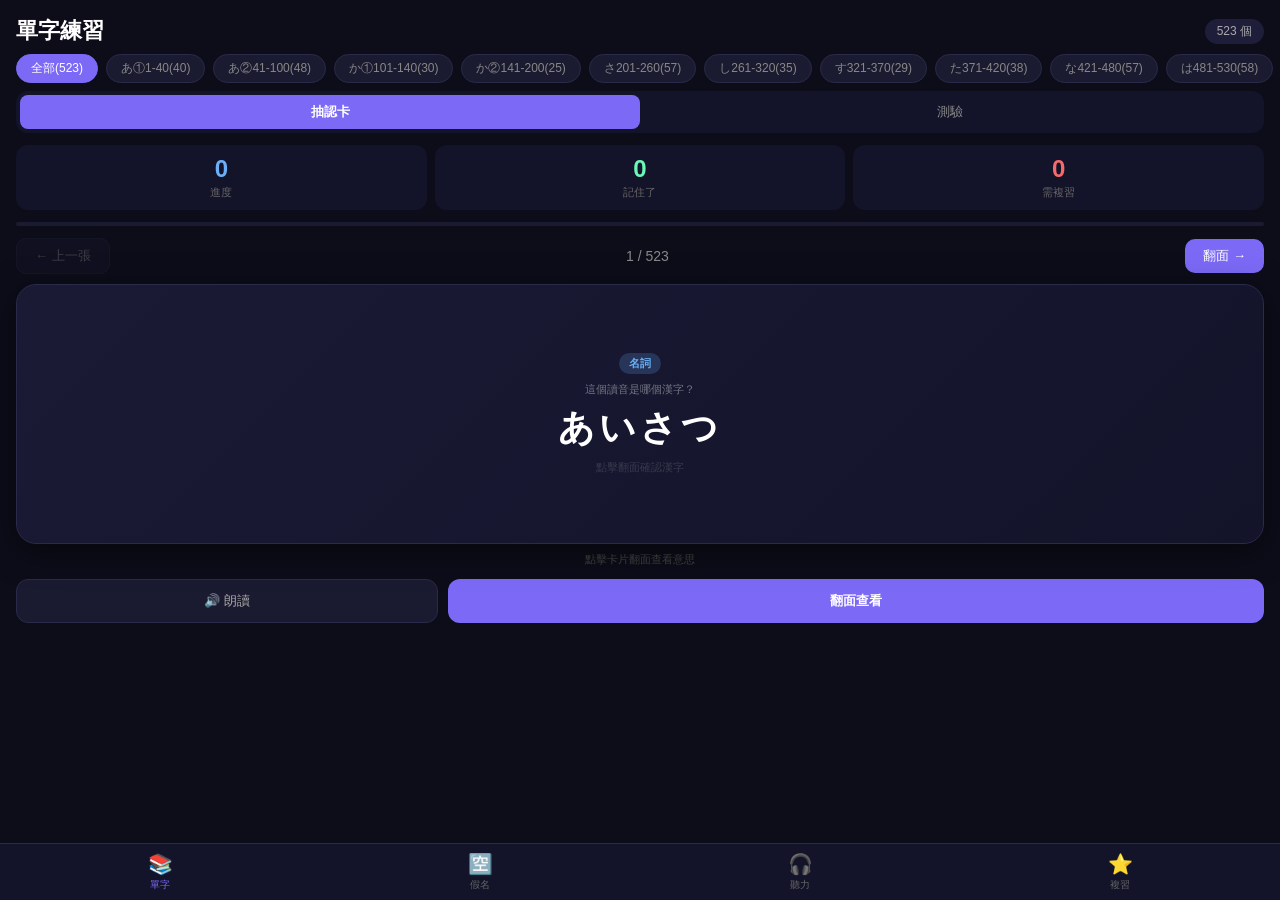
<file: index.html>
<!DOCTYPE html>
<html lang="zh-TW">
<head>
<meta charset="UTF-8">
<meta name="viewport" content="width=device-width, initial-scale=1.0, maximum-scale=1.0, user-scalable=no">
<meta name="apple-mobile-web-app-capable" content="yes">
<meta name="apple-mobile-web-app-status-bar-style" content="black-translucent">
<meta name="apple-mobile-web-app-title" content="N4單字">
<meta name="theme-color" content="#0d0d1a">
<title>N4單字學習</title>
<style>
*{box-sizing:border-box;margin:0;padding:0;-webkit-tap-highlight-color:transparent;}
body{background:#0d0d1a;color:#fff;font-family:'Hiragino Sans','Noto Sans JP','Noto Sans TC',sans-serif;min-height:100vh;padding-bottom:70px;}
.nav{position:fixed;bottom:0;left:0;right:0;background:#13132a;border-top:1px solid #2a2a4a;display:flex;z-index:100;}
.nav-item{flex:1;display:flex;flex-direction:column;align-items:center;justify-content:center;padding:8px 0;font-size:10px;color:#666;cursor:pointer;transition:color .2s;}
.nav-item.active{color:#7c6af7;}
.nav-item .ni{font-size:20px;margin-bottom:2px;}
.section{display:none;padding:0 0 16px;}
.section.active{display:block;}
.hdr{padding:16px 16px 8px;display:flex;align-items:center;justify-content:space-between;}
.hdr-title{font-size:22px;font-weight:800;}
.hdr-count{background:#1e1e3a;border-radius:20px;padding:4px 12px;font-size:12px;color:#aaa;}
.ftags-wrap{overflow-x:auto;padding:0 16px 8px;scrollbar-width:none;}
.ftags-wrap::-webkit-scrollbar{display:none;}
.ftags{display:flex;gap:8px;width:max-content;}
.ftag{background:#1a1a30;border:1px solid #2a2a4a;color:#888;border-radius:20px;padding:5px 14px;font-size:12px;cursor:pointer;white-space:nowrap;transition:all .2s;font-family:inherit;}
.ftag.on{background:#7c6af7;border-color:#7c6af7;color:#fff;}
.mode-tabs{display:flex;background:#13132a;border-radius:12px;margin:0 16px 12px;padding:4px;}
.mode-tab{flex:1;text-align:center;padding:8px;border-radius:8px;font-size:13px;cursor:pointer;color:#888;transition:all .2s;font-family:inherit;border:none;background:none;}
.mode-tab.active{background:#7c6af7;color:#fff;font-weight:700;}
.stats{display:grid;grid-template-columns:1fr 1fr 1fr;gap:8px;padding:0 16px 12px;}
.stat{background:#13132a;border-radius:12px;padding:10px;text-align:center;}
.stat-num{font-size:24px;font-weight:800;}
.stat-num.blue{color:#6aaff7;}
.stat-num.green{color:#6af7b8;}
.stat-num.red{color:#f76a6a;}
.stat-label{font-size:11px;color:#666;margin-top:2px;}
.prog-wrap{margin:0 16px 12px;background:#1a1a30;border-radius:8px;height:4px;overflow:hidden;}
.prog-bar{height:100%;background:linear-gradient(90deg,#7c6af7,#6af7b8);border-radius:8px;transition:width .4s;}
.card-nav{display:flex;align-items:center;justify-content:space-between;padding:0 16px 10px;}
.cnav-btn{background:#1a1a30;border:1px solid #2a2a4a;color:#aaa;border-radius:10px;padding:8px 18px;font-size:13px;cursor:pointer;font-family:inherit;}
.card-cnt{font-size:14px;color:#888;}
.cnav-flip{background:#7c6af7;border:none;color:#fff;border-radius:10px;padding:8px 18px;font-size:13px;cursor:pointer;font-family:inherit;}
.card-wrap{padding:0 16px;perspective:1000px;}
.card-inner{position:relative;width:100%;height:260px;transform-style:preserve-3d;-webkit-transform-style:preserve-3d;transition:transform .5s cubic-bezier(.4,0,.2,1);cursor:pointer;border-radius:20px;}
.card-inner.flipped{transform:rotateY(180deg);}
.card-inner.flipping .card-back{visibility:hidden;}
.card-inner.flipping.flipped .card-back{visibility:visible;}
.card-face{position:absolute;width:100%;height:100%;backface-visibility:hidden;-webkit-backface-visibility:hidden;border-radius:20px;display:flex;flex-direction:column;align-items:center;justify-content:center;padding:20px;background:linear-gradient(135deg,#1a1a35 0%,#13132a 100%);border:1px solid #2a2a4a;box-shadow:0 8px 32px rgba(0,0,0,0.5);}
.card-back{transform:rotateY(180deg);}
.c-tag{font-size:11px;border-radius:20px;padding:3px 10px;font-weight:700;margin-bottom:8px;}
.c-jp{font-family:'Hiragino Mincho ProN','Noto Serif JP',serif;font-weight:700;color:#fff;text-align:center;line-height:1.3;}
.c-rd{font-size:15px;color:#9a9aff;text-align:center;letter-spacing:2px;margin-top:4px;}
.c-mn{font-size:18px;font-weight:700;color:#6af7b8;text-align:center;margin-top:6px;}
.mem-box{background:rgba(124,106,247,0.1);border:1px solid rgba(124,106,247,0.3);border-radius:10px;padding:8px 12px;margin-top:8px;width:100%;}
.mem-label{font-size:10px;color:#7c6af7;font-weight:700;margin-bottom:2px;}
.mem-text{font-size:12px;color:#ccc;line-height:1.5;}
.ex-text{font-size:11px;color:#888;text-align:center;margin-top:6px;line-height:1.6;}
.card-hint{text-align:center;font-size:11px;color:#444;padding:8px 0 0;}
.vact{display:none;gap:10px;padding:12px 16px 0;}
.vact-btn{flex:1;padding:12px;border-radius:12px;font-size:14px;font-weight:700;cursor:pointer;border:none;font-family:inherit;}
.vact-btn.ok{background:rgba(106,247,184,0.15);color:#6af7b8;border:1px solid #6af7b8;}
.vact-btn.ng{background:rgba(247,106,106,0.15);color:#f76a6a;border:1px solid #f76a6a;}
.vflip{display:flex;gap:10px;padding:12px 16px 0;}
.speak-btn{background:#1a1a30;border:1px solid #2a2a4a;color:#aaa;border-radius:12px;padding:12px;font-size:13px;cursor:pointer;font-family:inherit;flex:1;}
.flip-btn{background:#7c6af7;border:none;color:#fff;border-radius:12px;padding:12px;font-size:13px;cursor:pointer;font-family:inherit;flex:2;font-weight:700;}
.qbox{padding:0 16px;}
.q-word{font-family:'Hiragino Mincho ProN','Noto Serif JP',serif;font-size:32px;font-weight:700;text-align:center;margin-bottom:4px;}
.q-sub{font-size:13px;color:#888;text-align:center;margin-bottom:16px;}
.q-opts{display:grid;grid-template-columns:1fr 1fr;gap:8px;margin-bottom:12px;}
.q-opt{background:#1a1a30;border:1px solid #2a2a4a;color:#ddd;border-radius:12px;padding:12px 8px;font-size:13px;cursor:pointer;font-family:inherit;}
.q-opt.ok{background:rgba(106,247,184,0.2);border-color:#6af7b8;color:#6af7b8;}
.q-opt.ng{background:rgba(247,106,106,0.2);border-color:#f76a6a;color:#f76a6a;}
.q-res{padding:10px 14px;border-radius:10px;font-size:13px;margin-bottom:8px;line-height:1.6;}
.q-res.ok{background:rgba(106,247,184,0.1);color:#6af7b8;}
.q-res.ng{background:rgba(247,106,106,0.1);color:#f76a6a;}
.next-btn{width:100%;padding:12px;background:#7c6af7;color:#fff;border:none;border-radius:12px;font-size:14px;font-weight:700;cursor:pointer;margin-top:8px;font-family:inherit;}
.empty-state{text-align:center;padding:40px 20px;color:#666;font-size:15px;line-height:2;}
.rtabs{display:flex;gap:8px;padding:0 16px 12px;}
.rtab{background:#1a1a30;border:1px solid #2a2a4a;color:#888;border-radius:20px;padding:5px 14px;font-size:12px;cursor:pointer;font-family:inherit;}
.rtab.active{background:#7c6af7;border-color:#7c6af7;color:#fff;}
.rev-item{background:#13132a;border:1px solid #2a2a4a;border-radius:14px;padding:14px;margin:0 16px 10px;}
.rev-row{display:flex;align-items:center;gap:8px;margin-bottom:6px;flex-wrap:wrap;}
.rev-jp{font-family:'Hiragino Mincho ProN','Noto Serif JP',serif;font-size:20px;font-weight:700;}
.rev-rd{font-size:13px;color:#9a9aff;}
.rev-speak{background:none;border:none;font-size:18px;cursor:pointer;margin-left:auto;}
.rev-mn{font-size:14px;color:#6af7b8;margin-bottom:6px;}
.listen-card{background:linear-gradient(135deg,#1a1a35,#13132a);border:1px solid #2a2a4a;border-radius:20px;margin:0 16px;padding:40px 20px;text-align:center;min-height:220px;display:flex;flex-direction:column;align-items:center;justify-content:center;}
.listen-icon{font-size:56px;margin-bottom:12px;}
.listen-hint{font-size:13px;color:#666;margin-bottom:16px;}
.play-btn{background:#7c6af7;border:none;color:#fff;border-radius:14px;padding:14px 32px;font-size:15px;font-weight:700;cursor:pointer;font-family:inherit;}
#lreveal{margin-top:16px;}
.l-jp{font-family:'Hiragino Mincho ProN','Noto Serif JP',serif;font-size:28px;font-weight:700;margin-bottom:4px;}
.l-rd{font-size:15px;color:#9a9aff;letter-spacing:2px;margin-bottom:4px;}
.l-mn{font-size:16px;color:#6af7b8;}
.lact{display:none;gap:10px;padding:12px 16px 0;}
.lplay{display:flex;gap:10px;padding:12px 16px 0;}
</style>
</head>
<body>

<div class="section active" id="s-vocab">
  <div class="hdr">
    <div class="hdr-title">單字練習</div>
    <div class="hdr-count" id="vocab-count">590 個</div>
  </div>
  <div class="ftags-wrap"><div class="ftags" id="ftags"></div></div>
  <div class="mode-tabs">
    <button class="mode-tab active" id="vm-flash" onclick="setVMode('flash')">抽認卡</button>
    <button class="mode-tab" id="vm-quiz" onclick="setVMode('quiz')">測驗</button>
  </div>
  <div id="vm-flash-div">
    <div class="stats">
      <div class="stat"><div class="stat-num blue" id="sv-t">0</div><div class="stat-label">進度</div></div>
      <div class="stat"><div class="stat-num green" id="sv-k">0</div><div class="stat-label">記住了</div></div>
      <div class="stat"><div class="stat-num red" id="sv-f">0</div><div class="stat-label">需複習</div></div>
    </div>
    <div class="prog-wrap"><div class="prog-bar" id="vp" style="width:0%"></div></div>
    <div class="card-nav">
      <button class="cnav-btn" id="v-prev" onclick="vPrev()">← 上一張</button>
      <span class="card-cnt" id="vcnt">1 / 590</span>
      <button class="cnav-flip" onclick="flipCard()">翻面 →</button>
    </div>
    <div class="card-wrap">
      <div class="card-inner" id="ci" onclick="flipCard()">
        <div class="card-face card-front" id="cfront"></div>
        <div class="card-face card-back" id="cback"></div>
      </div>
    </div>
    <div class="card-hint" id="vhint">點擊卡片翻面查看意思</div>
    <div class="vflip" id="vflip">
      <button class="speak-btn" onclick="speakCurrent()">🔊 朗讀</button>
      <button class="flip-btn" onclick="flipCard()">翻面查看</button>
    </div>
    <div class="vact" id="vact">
      <button class="vact-btn ng" onclick="vAns(false)">❌ 不熟</button>
      <button class="vact-btn ok" onclick="vAns(true)">✅ 記住了</button>
    </div>
  </div>
  <div id="vm-quiz-div" style="display:none;">
    <div class="stats">
      <div class="stat"><div class="stat-num blue" id="sv-t2">0</div><div class="stat-label">進度</div></div>
      <div class="stat"><div class="stat-num green" id="sv-k2">0</div><div class="stat-label">答對</div></div>
      <div class="stat"><div class="stat-num red" id="sv-f2">0</div><div class="stat-label">答錯</div></div>
    </div>
    <div class="qbox" id="qbox"></div>
  </div>
</div>

<div class="section" id="s-kana">
  <div class="hdr"><div class="hdr-title">假名練習</div></div>
  <div class="mode-tabs">
    <button class="mode-tab active" id="km-flash" onclick="setKMode('flash')">抽認卡</button>
    <button class="mode-tab" id="km-kanji" onclick="setKMode('kanji')">漢字測驗</button>
    <button class="mode-tab" id="km-meaning" onclick="setKMode('meaning')">意思測驗</button>
  </div>
  <div id="km-flash-div">
    <div class="stats">
      <div class="stat"><div class="stat-num blue" id="sk-t">0</div><div class="stat-label">進度</div></div>
      <div class="stat"><div class="stat-num green" id="sk-k">0</div><div class="stat-label">記住了</div></div>
      <div class="stat"><div class="stat-num red" id="sk-f">0</div><div class="stat-label">需複習</div></div>
    </div>
    <div class="prog-wrap"><div class="prog-bar" id="kp" style="width:0%"></div></div>
    <div class="card-nav">
      <button class="cnav-btn" onclick="kPrev()">← 上一張</button>
      <span class="card-cnt" id="kcnt">1 / 590</span>
      <button class="cnav-flip" onclick="flipKana()">翻面 →</button>
    </div>
    <div class="card-wrap">
      <div class="card-inner" id="kci" onclick="flipKana()">
        <div class="card-face card-front" id="kfront"></div>
        <div class="card-face card-back" id="kback"></div>
      </div>
    </div>
    <div class="card-hint" id="khint">點擊卡片翻面確認漢字</div>
    <div class="vflip" id="kflip">
      <button class="speak-btn" onclick="speakKana()">🔊 朗讀</button>
      <button class="flip-btn" onclick="flipKana()">翻面查看</button>
    </div>
    <div class="vact" id="kact">
      <button class="vact-btn ng" onclick="kAns(false)">❌ 不熟</button>
      <button class="vact-btn ok" onclick="kAns(true)">✅ 記住了</button>
    </div>
  </div>
  <div id="km-kanji-div" style="display:none;"><div class="qbox" id="kquiz-kanji"></div></div>
  <div id="km-meaning-div" style="display:none;"><div class="qbox" id="kquiz-meaning"></div></div>
</div>

<div class="section" id="s-listen">
  <div class="hdr"><div class="hdr-title">聽力練習</div></div>
  <div class="stats">
    <div class="stat"><div class="stat-num blue" id="sl-t">0</div><div class="stat-label">進度</div></div>
    <div class="stat"><div class="stat-num green" id="sl-k">0</div><div class="stat-label">答對</div></div>
    <div class="stat"><div class="stat-num red" id="sl-f">0</div><div class="stat-label">需複習</div></div>
  </div>
  <div class="prog-wrap"><div class="prog-bar" id="lp" style="width:0%"></div></div>
  <div class="card-nav">
    <button class="cnav-btn" onclick="lPrev()">← 上一個</button>
    <span class="card-cnt" id="lnum">1 / 590</span>
    <div style="width:80px"></div>
  </div>
  <div class="listen-card" id="lcard">
    <div class="listen-icon">🎧</div>
    <p class="listen-hint">按下播放，聽發音猜單字</p>
    <div id="lreveal" style="display:none;"></div>
  </div>
  <div class="lplay" id="lplay">
    <button class="speak-btn" onclick="playListen()">🔊 播放</button>
    <button class="flip-btn" onclick="showListen()">顯示答案</button>
  </div>
  <div class="lact" id="lact">
    <button class="vact-btn ng" onclick="lAns(false)">❌ 不熟</button>
    <button class="vact-btn ok" onclick="lAns(true)">✅ 記住了</button>
  </div>
</div>

<div class="section" id="s-review">
  <div class="hdr"><div class="hdr-title">複習清單</div></div>
  <div class="rtabs">
    <button class="rtab active" id="rt-vocab" onclick="setRTab('vocab')">單字</button>
    <button class="rtab" id="rt-kana" onclick="setRTab('kana')">假名</button>
  </div>
  <div id="rv-vocab"></div>
  <div id="rv-kana" style="display:none;"></div>
  <div style="padding:0 16px 16px;">
    <button class="next-btn" style="background:#f76a6a;" onclick="resetAll()">↺ 重置所有進度</button>
  </div>
</div>

<nav class="nav">
  <div class="nav-item active" id="n-vocab" onclick="setSection('vocab')"><div class="ni">📚</div>單字</div>
  <div class="nav-item" id="n-kana" onclick="setSection('kana')"><div class="ni">🈳</div>假名</div>
  <div class="nav-item" id="n-listen" onclick="setSection('listen')"><div class="ni">🎧</div>聽力</div>
  <div class="nav-item" id="n-review" onclick="setSection('review')"><div class="ni">⭐</div>複習</div>
</nav>

<script>
const TC={
  noun:{l:'名詞',bg:'rgba(106,175,247,0.2)',cl:'#6aaff7'},
  verb:{l:'動詞',bg:'rgba(106,247,184,0.2)',cl:'#6af7b8'},
  adj:{l:'形容詞',bg:'rgba(247,160,106,0.2)',cl:'#f7a06a'},
  adv:{l:'副詞',bg:'rgba(247,106,247,0.2)',cl:'#f76af7'},
  expr:{l:'表達',bg:'rgba(247,228,106,0.2)',cl:'#f7e46a'},
};
const TAGS=[
  {k:'all',l:'全部'},
  {k:'あ①',l:'あ①1-40'},{k:'あ②',l:'あ②41-100'},
  {k:'か①',l:'か①101-140'},{k:'か②',l:'か②141-200'},
  {k:'さ',l:'さ201-260'},{k:'し',l:'し261-320'},
  {k:'す',l:'す321-370'},{k:'た',l:'た371-420'},
  {k:'な',l:'な421-480'},{k:'は',l:'は481-530'},
  {k:'ま',l:'ま531-565'},{k:'新',l:'新增566+'},
];
const VOCAB=[
  {jp:'挨拶',rd:'あいさつ',mn:'打招呼',pos:'noun',tag:'あ①',mem:'あいさつ＝相遇時的禮儀',ex:'毎朝、元気に挨拶しましょう。'},
  {jp:'青',rd:'あお',mn:'藍色',pos:'noun',tag:'あ①',mem:'あお→藍天的顏色',ex:'空は青いです。'},
  {jp:'青い',rd:'あおい',mn:'藍色的',pos:'adj',tag:'あ①',mem:'青い空＝藍天',ex:'青い空が好きです。'},
  {jp:'赤',rd:'あか',mn:'紅色',pos:'noun',tag:'あ①',mem:'あか→紅蘋果',ex:'赤いりんごを食べます。'},
  {jp:'秋',rd:'あき',mn:'秋天',pos:'noun',tag:'あ①',mem:'あき→落葉季節',ex:'秋になると葉が落ちます。'},
  {jp:'空き缶',rd:'あきかん',mn:'空罐子',pos:'noun',tag:'あ①',mem:'空き＝空的＋缶＝罐',ex:'空き缶を捨てないでください。'},
  {jp:'開ける',rd:'あける',mn:'打開',pos:'verb',tag:'あ①',mem:'あける→打開門窗',ex:'窓を開けてください。'},
  {jp:'味',rd:'あじ',mn:'味道',pos:'noun',tag:'あ①',mem:'あじ→舌頭感受到的',ex:'この料理は味がいいです。'},
  {jp:'遊ぶ',rd:'あそぶ',mn:'玩耍',pos:'verb',tag:'あ①',mem:'あそぶ→孩子在玩',ex:'子供たちが公園で遊んでいます。'},
  {jp:'温かい',rd:'あたたかい',mn:'溫暖的',pos:'adj',tag:'あ①',mem:'あたたかい→溫暖的感覺',ex:'温かいお茶を飲みます。'},
  {jp:'集まる',rd:'あつまる',mn:'聚集',pos:'verb',tag:'あ①',mem:'あつまる→大家聚在一起',ex:'友達が家に集まります。'},
  {jp:'集める',rd:'あつめる',mn:'收集',pos:'verb',tag:'あ①',mem:'あつめる→把東西收集起來',ex:'切手を集めています。'},
  {jp:'宛先',rd:'あてさき',mn:'收件人地址',pos:'noun',tag:'あ①',mem:'宛先＝寄送目的地',ex:'宛先を確認してください。'},
  {jp:'あまり',rd:'あまり',mn:'不太（否定）',pos:'adv',tag:'あ①',mem:'あまり＋否定＝不太～',ex:'あまり好きじゃないです。'},
  {jp:'雨',rd:'あめ',mn:'雨',pos:'noun',tag:'あ①',mem:'あめ→從天上掉下來的水',ex:'雨が降っています。'},
  {jp:'謝る',rd:'あやまる',mn:'道歉',pos:'verb',tag:'あ①',mem:'あやまる→低頭說對不起',ex:'失敗したので謝りました。'},
  {jp:'歩く',rd:'あるく',mn:'走路',pos:'verb',tag:'あ①',mem:'あるく→用腳走路',ex:'毎日30分歩きます。'},
  {jp:'アルバイト',rd:'アルバイト',mn:'打工',pos:'noun',tag:'あ①',mem:'德文Arbeit→工作',ex:'学生がアルバイトをしています。'},
  {jp:'案内',rd:'あんない',mn:'引導',pos:'noun',tag:'あ①',mem:'案内→帶路指引',ex:'駅まで案内します。'},
  {jp:'以外',rd:'いがい',mn:'以外',pos:'noun',tag:'あ①',mem:'以外＝除此之外',ex:'これ以外に方法はありません。'},
  {jp:'意外',rd:'いがい',mn:'意外的',pos:'adj',tag:'あ①',mem:'意外＝出乎意料',ex:'意外な結果になりました。'},
  {jp:'生け花',rd:'いけばな',mn:'插花',pos:'noun',tag:'あ①',mem:'生け＋花＝讓花活著',ex:'生け花を習っています。'},
  {jp:'意見',rd:'いけん',mn:'意見',pos:'noun',tag:'あ①',mem:'意見＝自己的想法',ex:'あなたの意見を聞かせてください。'},
  {jp:'石',rd:'いし',mn:'石頭',pos:'noun',tag:'あ①',mem:'いし→路邊的石頭',ex:'川で石を拾いました。'},
  {jp:'急がない',rd:'いそがない',mn:'不趕快',pos:'verb',tag:'あ①',mem:'急ぐ的否定形',ex:'急がないと遅れます。'},
  {jp:'頂きます',rd:'いただきます',mn:'我開動了',pos:'expr',tag:'あ①',mem:'吃飯前的感謝語',ex:'食事の前に頂きますと言います。'},
  {jp:'一日中',rd:'いちにちちゅう',mn:'一整天',pos:'adv',tag:'あ①',mem:'一日＋中＝整天',ex:'一日中勉強しました。'},
  {jp:'いつか',rd:'いつか',mn:'總有一天',pos:'adv',tag:'あ①',mem:'いつか→未來某個時候',ex:'いつか日本に行きたいです。'},
  {jp:'いつでも',rd:'いつでも',mn:'隨時',pos:'adv',tag:'あ①',mem:'いつ＋でも＝任何時候',ex:'いつでも来てください。'},
  {jp:'いつまで',rd:'いつまで',mn:'到什麼時候',pos:'adv',tag:'あ①',mem:'いつ＋まで＝到何時',ex:'いつまで待てばいいですか。'},
  {jp:'いつも',rd:'いつも',mn:'總是',pos:'adv',tag:'あ①',mem:'いつも→每次都是',ex:'いつも笑顔ですね。'},
  {jp:'糸',rd:'いと',mn:'線',pos:'noun',tag:'あ①',mem:'いと→細細的線',ex:'針に糸を通します。'},
  {jp:'今すぐ',rd:'いますぐ',mn:'馬上',pos:'adv',tag:'あ①',mem:'今＋すぐ＝立刻現在',ex:'今すぐ来てください。'},
  {jp:'意味',rd:'いみ',mn:'意思',pos:'noun',tag:'あ①',mem:'意味＝這個詞代表什麼',ex:'この言葉の意味は何ですか。'},
  {jp:'いらっしゃいませ',rd:'いらっしゃいませ',mn:'歡迎光臨',pos:'expr',tag:'あ①',mem:'店員歡迎客人的用語',ex:'店員が「いらっしゃいませ」と言いました。'},
  {jp:'入れる',rd:'いれる',mn:'放入',pos:'verb',tag:'あ①',mem:'いれる→把東西放進去',ex:'バッグに荷物を入れます。'},
  {jp:'インターネット',rd:'インターネット',mn:'網路',pos:'noun',tag:'あ①',mem:'Internet→網路',ex:'インターネットで調べます。'},
  {jp:'受付',rd:'うけつけ',mn:'接待處',pos:'noun',tag:'あ①',mem:'受け付け＝接受辦理',ex:'受付で名前を書きます。'},
  {jp:'受ける',rd:'うける',mn:'接受',pos:'verb',tag:'あ①',mem:'うける→承受、接受',ex:'試験を受けます。'},
  {jp:'動かない',rd:'うごかない',mn:'不動',pos:'verb',tag:'あ①',mem:'動く的否定＝不動',ex:'車が動かないです。'},
  {jp:'薄い',rd:'うすい',mn:'薄的',pos:'adj',tag:'あ②',mem:'うすい→厚さが少ない',ex:'この本は薄いです。'},
  {jp:'嘘',rd:'うそ',mn:'謊言',pos:'noun',tag:'あ②',mem:'うそをつく＝說謊',ex:'嘘をついてはいけません。'},
  {jp:'うっかり',rd:'うっかり',mn:'不小心',pos:'adv',tag:'あ②',mem:'うっかり→粗心大意',ex:'うっかり忘れてしまいました。'},
  {jp:'美しい',rd:'うつくしい',mn:'美麗的',pos:'adj',tag:'あ②',mem:'うつくしい→令人讚嘆的美',ex:'富士山は美しいです。'},
  {jp:'移す',rd:'うつす',mn:'移動',pos:'verb',tag:'あ②',mem:'うつす→把位置移過去',ex:'机を部屋に移します。'},
  {jp:'映す',rd:'うつす',mn:'投影',pos:'verb',tag:'あ②',mem:'うつす→映在螢幕上',ex:'スクリーンに映します。'},
  {jp:'写す',rd:'うつす',mn:'抄寫',pos:'verb',tag:'あ②',mem:'うつす→複製一份',ex:'ノートに写します。'},
  {jp:'うまい',rd:'うまい',mn:'好吃・厲害',pos:'adj',tag:'あ②',mem:'うまい→技術或味道都好',ex:'この料理はうまいです。'},
  {jp:'売り場',rd:'うりば',mn:'賣場',pos:'noun',tag:'あ②',mem:'売り＋場＝販售的地方',ex:'食品売り場はどこですか。'},
  {jp:'売る',rd:'うる',mn:'賣',pos:'verb',tag:'あ②',mem:'うる→把東西賣出去',ex:'お土産を売っています。'},
  {jp:'上着',rd:'うわぎ',mn:'外套',pos:'noun',tag:'あ②',mem:'上＋着＝穿在上面的衣服',ex:'上着を着てください。'},
  {jp:'運転',rd:'うんてん',mn:'駕駛',pos:'noun',tag:'あ②',mem:'運転→操控交通工具',ex:'車を運転します。'},
  {jp:'運転手',rd:'うんてんしゅ',mn:'司機',pos:'noun',tag:'あ②',mem:'運転＋手＝開車的人',ex:'バスの運転手さんに聞きます。'},
  {jp:'運動場',rd:'うんどうじょう',mn:'運動場',pos:'noun',tag:'あ②',mem:'運動＋場＝運動的地方',ex:'運動場で走ります。'},
  {jp:'営業',rd:'えいぎょう',mn:'營業',pos:'noun',tag:'あ②',mem:'営業中＝現在開門中',ex:'9時から営業しています。'},
  {jp:'駅員',rd:'えきいん',mn:'車站人員',pos:'noun',tag:'あ②',mem:'駅＋員＝車站的工作人員',ex:'駅員に道を聞きました。'},
  {jp:'エスカレーター',rd:'エスカレーター',mn:'手扶梯',pos:'noun',tag:'あ②',mem:'escalator→自動移動的梯子',ex:'エスカレーターで上がります。'},
  {jp:'蝦',rd:'えび',mn:'蝦子',pos:'noun',tag:'あ②',mem:'えび→海鮮中的蝦',ex:'エビが好きです。'},
  {jp:'絵本',rd:'えほん',mn:'繪本',pos:'noun',tag:'あ②',mem:'絵＋本＝有圖畫的書',ex:'子供に絵本を読みます。'},
  {jp:'選ぶ',rd:'えらぶ',mn:'選擇',pos:'verb',tag:'あ②',mem:'えらぶ→從多個中選一個',ex:'好きな色を選んでください。'},
  {jp:'エレベーター',rd:'エレベーター',mn:'電梯',pos:'noun',tag:'あ②',mem:'elevator→上下移動的箱子',ex:'エレベーターで3階へ行きます。'},
  {jp:'エンジニア',rd:'エンジニア',mn:'工程師',pos:'noun',tag:'あ②',mem:'engineer→技術專業人員',ex:'彼はエンジニアです。'},
  {jp:'遠慮',rd:'えんりょ',mn:'客氣',pos:'noun',tag:'あ②',mem:'遠慮なく＝請不要客氣',ex:'遠慮しないでください。'},
  {jp:'大勢',rd:'おおぜい',mn:'很多人',pos:'noun',tag:'あ②',mem:'大勢＝人數眾多',ex:'大勢の人が集まりました。'},
  {jp:'オートバイ',rd:'オートバイ',mn:'摩托車',pos:'noun',tag:'あ②',mem:'auto+bike→機車',ex:'オートバイで来ました。'},
  {jp:'お菓子',rd:'おかし',mn:'點心',pos:'noun',tag:'あ②',mem:'おかし→甜食點心',ex:'お菓子を食べます。'},
  {jp:'お客',rd:'おきゃく',mn:'客人',pos:'noun',tag:'あ②',mem:'お客さん→來訪的人',ex:'お客さんが来ています。'},
  {jp:'起きる',rd:'おきる',mn:'起床',pos:'verb',tag:'あ②',mem:'おきる→從睡夢中醒來',ex:'朝6時に起きます。'},
  {jp:'遅れる',rd:'おくれる',mn:'遲到',pos:'verb',tag:'あ②',mem:'おくれる→比預定時間晚',ex:'電車が遅れています。'},
  {jp:'怒る',rd:'おこる',mn:'生氣',pos:'verb',tag:'あ②',mem:'おこる→火氣上來了',ex:'先生が怒りました。'},
  {jp:'お辞儀',rd:'おじぎ',mn:'鞠躬',pos:'noun',tag:'あ②',mem:'おじぎ→日本的禮儀動作',ex:'深くお辞儀をします。'},
  {jp:'お知らせ',rd:'おしらせ',mn:'通知',pos:'noun',tag:'あ②',mem:'お知らせ＝告知事項',ex:'大切なお知らせがあります。'},
  {jp:'押す',rd:'おす',mn:'按',pos:'verb',tag:'あ②',mem:'おす→用力壓下去',ex:'ボタンを押してください。'},
  {jp:'遅い',rd:'おそい',mn:'慢的',pos:'adj',tag:'あ②',mem:'おそい→速度或時間慢',ex:'この電車は遅いです。'},
  {jp:'教わる',rd:'おそわる',mn:'被教導',pos:'verb',tag:'あ②',mem:'おそわる→向人學習',ex:'先生に教わります。'},
  {jp:'落ちる',rd:'おちる',mn:'掉落',pos:'verb',tag:'あ②',mem:'おちる→從高處落下',ex:'リンゴが落ちました。'},
  {jp:'音',rd:'おと',mn:'聲音',pos:'noun',tag:'あ②',mem:'おと→耳朵聽到的',ex:'大きな音がします。'},
  {jp:'落とす',rd:'おとす',mn:'弄掉',pos:'verb',tag:'あ②',mem:'おとす→使東西掉落',ex:'財布を落としました。'},
  {jp:'大人しい',rd:'おとなしい',mn:'乖巧的',pos:'adj',tag:'あ②',mem:'おとなしい→不吵鬧',ex:'大人しい子供です。'},
  {jp:'驚く',rd:'おどろく',mn:'驚訝',pos:'verb',tag:'あ②',mem:'おどろく→嚇一大跳',ex:'突然の知らせに驚きました。'},
  {jp:'お腹',rd:'おなか',mn:'肚子',pos:'noun',tag:'あ②',mem:'お腹が空く＝肚子餓',ex:'お腹が空きました。'},
  {jp:'同じ',rd:'おなじ',mn:'相同的',pos:'adj',tag:'あ②',mem:'おなじ→一模一樣',ex:'同じ色です。'},
  {jp:'お久しぶり',rd:'おひさしぶり',mn:'好久不見',pos:'expr',tag:'あ②',mem:'久しぶり＝好久沒見',ex:'お久しぶりですね！'},
  {jp:'覚える',rd:'おぼえる',mn:'記住',pos:'verb',tag:'あ②',mem:'おぼえる→記在腦子裡',ex:'単語を覚えます。'},
  {jp:'お見舞い',rd:'おみまい',mn:'探病',pos:'noun',tag:'あ②',mem:'お見舞い→去看生病的人',ex:'入院した友達にお見舞いに行きます。'},
  {jp:'思い出',rd:'おもいで',mn:'回憶',pos:'noun',tag:'あ②',mem:'思い＋出＝腦中浮現的',ex:'楽しい思い出があります。'},
  {jp:'泳ぐ',rd:'およぐ',mn:'游泳',pos:'verb',tag:'あ②',mem:'およぐ→在水中移動',ex:'プールで泳ぎます。'},
  {jp:'お礼',rd:'おれい',mn:'道謝',pos:'noun',tag:'あ②',mem:'お礼を言う＝說謝謝',ex:'お礼を言います。'},
  {jp:'カード',rd:'カード',mn:'卡片',pos:'noun',tag:'か①',mem:'card→卡片',ex:'クレジットカードで払います。'},
  {jp:'外国人',rd:'がいこくじん',mn:'外國人',pos:'noun',tag:'か①',mem:'外国＋人＝來自外國的人',ex:'外国人が多い街です。'},
  {jp:'改札口',rd:'かいさつぐち',mn:'剪票口',pos:'noun',tag:'か①',mem:'改札＝驗票的地方',ex:'改札口で待ちます。'},
  {jp:'会場',rd:'かいじょう',mn:'會場',pos:'noun',tag:'か①',mem:'会＋場＝集會的地方',ex:'会場に集まってください。'},
  {jp:'階段',rd:'かいだん',mn:'樓梯',pos:'noun',tag:'か①',mem:'階＋段＝一層一層的',ex:'階段を上ります。'},
  {jp:'会話',rd:'かいわ',mn:'會話',pos:'noun',tag:'か①',mem:'会話＝互相說話',ex:'日本語で会話します。'},
  {jp:'返す',rd:'かえす',mn:'歸還',pos:'verb',tag:'か①',mem:'かえす→還回去',ex:'本を図書館に返します。'},
  {jp:'替える',rd:'かえる',mn:'替換',pos:'verb',tag:'か①',mem:'かえる→換一個新的',ex:'電球を替えます。'},
  {jp:'係り',rd:'かかり',mn:'負責人',pos:'noun',tag:'か①',mem:'かかり→負責處理的人',ex:'係りの人に聞いてください。'},
  {jp:'鍵',rd:'かぎ',mn:'鑰匙',pos:'noun',tag:'か①',mem:'かぎ→開鎖的工具',ex:'鍵をなくしました。'},
  {jp:'家具',rd:'かぐ',mn:'家具',pos:'noun',tag:'か①',mem:'家具＝家裡的用品',ex:'新しい家具を買います。'},
  {jp:'飾る',rd:'かざる',mn:'裝飾',pos:'verb',tag:'か①',mem:'かざる→讓空間變漂亮',ex:'部屋に花を飾ります。'},
  {jp:'貸す',rd:'かす',mn:'借出',pos:'verb',tag:'か①',mem:'かす→把東西借給別人',ex:'友達に本を貸します。'},
  {jp:'数',rd:'かず',mn:'數量',pos:'noun',tag:'か①',mem:'かず→有多少個',ex:'数が多いです。'},
  {jp:'数える',rd:'かぞえる',mn:'數數',pos:'verb',tag:'か①',mem:'かぞえる→一個一個數',ex:'1から10まで数えます。'},
  {jp:'形',rd:'かたち',mn:'形狀',pos:'noun',tag:'か①',mem:'かたち→外觀的樣子',ex:'丸い形です。'},
  {jp:'片付ける',rd:'かたづける',mn:'整理',pos:'verb',tag:'か①',mem:'かたづける→把亂的整理好',ex:'部屋を片付けます。'},
  {jp:'課長',rd:'かちょう',mn:'課長',pos:'noun',tag:'か①',mem:'課＋長＝部門主管',ex:'課長に報告します。'},
  {jp:'角',rd:'かど',mn:'轉角',pos:'noun',tag:'か①',mem:'かど→路的轉彎處',ex:'角を曲がってください。'},
  {jp:'必ず',rd:'かならず',mn:'一定',pos:'adv',tag:'か①',mem:'かならず→百分百會發生',ex:'必ず来てください。'},
  {jp:'咬む',rd:'かむ',mn:'咬',pos:'verb',tag:'か①',mem:'かむ→用牙齒咬',ex:'よく咬んで食べます。'},
  {jp:'通う',rd:'かよう',mn:'通勤',pos:'verb',tag:'か①',mem:'かよう→固定往返某個地方',ex:'学校に通っています。'},
  {jp:'体',rd:'からだ',mn:'身體',pos:'noun',tag:'か①',mem:'からだ→整個身體',ex:'体を大切にしてください。'},
  {jp:'借りる',rd:'かりる',mn:'借入',pos:'verb',tag:'か①',mem:'かりる→向別人借來用',ex:'図書館で本を借ります。'},
  {jp:'軽い',rd:'かるい',mn:'輕的',pos:'adj',tag:'か①',mem:'かるい→重量很少',ex:'このカバンは軽いです。'},
  {jp:'カレー',rd:'カレー',mn:'咖哩',pos:'noun',tag:'か①',mem:'curry→咖哩料理',ex:'カレーを食べます。'},
  {jp:'乾く',rd:'かわく',mn:'乾燥',pos:'verb',tag:'か①',mem:'かわく→水分消失變乾',ex:'洗濯物が乾きました。'},
  {jp:'変わる',rd:'かわる',mn:'改變',pos:'verb',tag:'か①',mem:'かわる→和以前不同了',ex:'天気が変わりました。'},
  {jp:'考える',rd:'かんがえる',mn:'思考',pos:'verb',tag:'か①',mem:'かんがえる→動腦思考',ex:'よく考えてから答えます。'},
  {jp:'関係',rd:'かんけい',mn:'關係',pos:'noun',tag:'か①',mem:'関係→兩者之間的連結',ex:'彼とは関係がありません。'},
  {jp:'看護師',rd:'かんごし',mn:'護理師',pos:'noun',tag:'か②',mem:'看護＋師＝照顧病人的人',ex:'看護師になりたいです。'},
  {jp:'黄色',rd:'きいろ',mn:'黃色',pos:'noun',tag:'か②',mem:'きいろ→向日葵的顏色',ex:'ひまわりは黄色いです。'},
  {jp:'消える',rd:'きえる',mn:'消失',pos:'verb',tag:'か②',mem:'きえる→不見了',ex:'電気が消えました。'},
  {jp:'機械',rd:'きかい',mn:'機器',pos:'noun',tag:'か②',mem:'機械＝運作的裝置',ex:'機械が故障しました。'},
  {jp:'危険',rd:'きけん',mn:'危險',pos:'noun',tag:'か②',mem:'危険→可能受傷的狀況',ex:'ここは危険です。'},
  {jp:'帰国',rd:'きこく',mn:'回國',pos:'noun',tag:'か②',mem:'帰＋国＝回自己的國家',ex:'来月帰国します。'},
  {jp:'技術',rd:'ぎじゅつ',mn:'技術',pos:'noun',tag:'か②',mem:'技術＝專業的能力',ex:'技術を学びます。'},
  {jp:'汚い',rd:'きたない',mn:'髒的',pos:'adj',tag:'か②',mem:'きたない→需要清潔的',ex:'部屋が汚いです。'},
  {jp:'喫茶店',rd:'きっさてん',mn:'咖啡廳',pos:'noun',tag:'か②',mem:'喫茶＝喝茶的店',ex:'喫茶店でコーヒーを飲みます。'},
  {jp:'きっと',rd:'きっと',mn:'一定',pos:'adv',tag:'か②',mem:'きっと→有把握地說一定',ex:'きっと大丈夫です。'},
  {jp:'厳しい',rd:'きびしい',mn:'嚴格的',pos:'adj',tag:'か②',mem:'きびしい→要求很高',ex:'先生は厳しいです。'},
  {jp:'決まる',rd:'きまる',mn:'決定（自）',pos:'verb',tag:'か②',mem:'きまる→事情定下來了',ex:'日程が決まりました。'},
  {jp:'決める',rd:'きめる',mn:'決定（他）',pos:'verb',tag:'か②',mem:'きめる→自己做出決定',ex:'目標を決めます。'},
  {jp:'気持ち',rd:'きもち',mn:'心情',pos:'noun',tag:'か②',mem:'気持ち→內心的感受',ex:'今日は気持ちがいいです。'},
  {jp:'着物',rd:'きもの',mn:'和服',pos:'noun',tag:'か②',mem:'着＋物＝穿的東西',ex:'着物を着ます。'},
  {jp:'急行',rd:'きゅうこう',mn:'急行列車',pos:'noun',tag:'か②',mem:'急行＝快速列車',ex:'急行に乗ります。'},
  {jp:'牛乳',rd:'ぎゅうにゅう',mn:'牛奶',pos:'noun',tag:'か②',mem:'牛＋乳＝牛的奶',ex:'毎朝牛乳を飲みます。'},
  {jp:'胡瓜',rd:'きゅうり',mn:'小黃瓜',pos:'noun',tag:'か②',mem:'きゅうり→綠色的蔬菜',ex:'きゅうりのサラダを食べます。'},
  {jp:'教育',rd:'きょういく',mn:'教育',pos:'noun',tag:'か②',mem:'教育＝培養人才',ex:'教育は大切です。'},
  {jp:'興味',rd:'きょうみ',mn:'興趣',pos:'noun',tag:'か②',mem:'興味がある＝對～有興趣',ex:'日本語に興味があります。'},
  {jp:'切る',rd:'きる',mn:'切割',pos:'verb',tag:'か②',mem:'きる→用刀切開',ex:'野菜を切ります。'},
  {jp:'着る',rd:'きる',mn:'穿（上衣）',pos:'verb',tag:'か②',mem:'きる→穿在身上',ex:'シャツを着ます。'},
  {jp:'切れる',rd:'きれる',mn:'用完',pos:'verb',tag:'か②',mem:'きれる→結束或斷掉',ex:'電池が切れました。'},
  {jp:'禁煙',rd:'きんえん',mn:'禁菸',pos:'noun',tag:'か②',mem:'禁＋煙＝禁止吸菸',ex:'ここは禁煙です。'},
  {jp:'近所',rd:'きんじょ',mn:'附近',pos:'noun',tag:'か②',mem:'近＋所＝附近的地方',ex:'近所に公園があります。'},
  {jp:'具合',rd:'ぐあい',mn:'身體狀況',pos:'noun',tag:'さ',mem:'具合が悪い＝身體不舒服',ex:'具合が悪いです。'},
  {jp:'空港',rd:'くうこう',mn:'機場',pos:'noun',tag:'さ',mem:'空＋港＝飛機的港口',ex:'空港まで迎えに来ます。'},
  {jp:'クッキー',rd:'クッキー',mn:'餅乾',pos:'noun',tag:'さ',mem:'cookie→烤的小餅乾',ex:'クッキーを焼きます。'},
  {jp:'雲',rd:'くも',mn:'雲',pos:'noun',tag:'さ',mem:'くも→天空的白色棉花',ex:'空に雲があります。'},
  {jp:'曇り',rd:'くもり',mn:'陰天',pos:'noun',tag:'さ',mem:'くもり→雲很多的天氣',ex:'今日は曇りです。'},
  {jp:'クラブ',rd:'クラブ',mn:'社團',pos:'noun',tag:'さ',mem:'club→同好聚集的團體',ex:'テニスクラブに入ります。'},
  {jp:'比べる',rd:'くらべる',mn:'比較',pos:'verb',tag:'さ',mem:'くらべる→兩個放在一起看',ex:'二つを比べます。'},
  {jp:'グラム',rd:'グラム',mn:'公克',pos:'noun',tag:'さ',mem:'gram→重量單位',ex:'100グラムください。'},
  {jp:'グループ',rd:'グループ',mn:'小組',pos:'noun',tag:'さ',mem:'group→一起行動的團體',ex:'グループに分けます。'},
  {jp:'計画',rd:'けいかく',mn:'計劃',pos:'noun',tag:'さ',mem:'計画→預先想好的安排',ex:'旅行の計画を立てます。'},
  {jp:'経験',rd:'けいけん',mn:'經驗',pos:'noun',tag:'さ',mem:'経験＝親身經歷',ex:'経験が大切です。'},
  {jp:'警察官',rd:'けいさつかん',mn:'警察',pos:'noun',tag:'さ',mem:'警察＋官＝執法人員',ex:'警察官に聞きます。'},
  {jp:'ケーキ',rd:'ケーキ',mn:'蛋糕',pos:'noun',tag:'さ',mem:'cake→生日蛋糕',ex:'誕生日ケーキを食べます。'},
  {jp:'ゲーム',rd:'ゲーム',mn:'遊戲',pos:'noun',tag:'さ',mem:'game→好玩的活動',ex:'ゲームをします。'},
  {jp:'怪我',rd:'けが',mn:'受傷',pos:'noun',tag:'さ',mem:'けが＝身體受到傷害',ex:'怪我をしました。'},
  {jp:'景色',rd:'けしき',mn:'景色',pos:'noun',tag:'さ',mem:'けしき→美麗的風景',ex:'富士山の景色が美しいです。'},
  {jp:'消す',rd:'けす',mn:'關掉',pos:'verb',tag:'さ',mem:'けす→讓光或聲音消失',ex:'電気を消します。'},
  {jp:'結婚式',rd:'けっこんしき',mn:'婚禮',pos:'noun',tag:'さ',mem:'結婚＋式＝結婚的典禮',ex:'結婚式に出席します。'},
  {jp:'見学',rd:'けんがく',mn:'參觀',pos:'noun',tag:'さ',mem:'見＋学＝看並學習',ex:'工場を見学します。'},
  {jp:'玄関',rd:'げんかん',mn:'玄關',pos:'noun',tag:'さ',mem:'げんかん→進門脫鞋的地方',ex:'玄関で靴を脱ぎます。'},
  {jp:'見物',rd:'けんぶつ',mn:'觀光',pos:'noun',tag:'さ',mem:'見＋物＝看東西',ex:'お寺を見物します。'},
  {jp:'交差点',rd:'こうさてん',mn:'十字路口',pos:'noun',tag:'さ',mem:'交差＝交叉的地方',ex:'交差点で曲がります。'},
  {jp:'工事',rd:'こうじ',mn:'施工',pos:'noun',tag:'さ',mem:'工事中＝正在施工',ex:'道路の工事があります。'},
  {jp:'工場',rd:'こうじょう',mn:'工廠',pos:'noun',tag:'さ',mem:'工＋場＝製造東西的地方',ex:'工場で働いています。'},
  {jp:'声',rd:'こえ',mn:'聲音（人）',pos:'noun',tag:'さ',mem:'こえ→人說話的聲音',ex:'大きな声で話します。'},
  {jp:'黒板',rd:'こくばん',mn:'黑板',pos:'noun',tag:'さ',mem:'黒＋板＝黑色的板子',ex:'黒板に書きます。'},
  {jp:'故障',rd:'こしょう',mn:'故障',pos:'noun',tag:'さ',mem:'故障＝機器壞掉了',ex:'パソコンが故障しました。'},
  {jp:'午前中',rd:'ごぜんちゅう',mn:'上午',pos:'noun',tag:'さ',mem:'午前＋中＝整個上午',ex:'午前中に終わります。'},
  {jp:'答える',rd:'こたえる',mn:'回答',pos:'verb',tag:'さ',mem:'こたえる→給出答案',ex:'質問に答えます。'},
  {jp:'コップ',rd:'コップ',mn:'杯子',pos:'noun',tag:'さ',mem:'cup→裝飲料的容器',ex:'水をコップに入れます。'},
  {jp:'言葉',rd:'ことば',mn:'語言',pos:'noun',tag:'さ',mem:'ことば→說出口的話',ex:'日本語の言葉を覚えます。'},
  {jp:'この辺',rd:'このへん',mn:'這附近',pos:'expr',tag:'さ',mem:'この＋辺＝這一帶',ex:'この辺に駅はありますか。'},
  {jp:'コピー',rd:'コピー',mn:'影印',pos:'noun',tag:'さ',mem:'copy→複製一份',ex:'書類をコピーします。'},
  {jp:'細かい',rd:'こまかい',mn:'細小的',pos:'adj',tag:'さ',mem:'こまかい→注意小細節',ex:'細かいことが気になります。'},
  {jp:'困る',rd:'こまる',mn:'困擾',pos:'verb',tag:'さ',mem:'こまる→不知道該怎麼辦',ex:'お金がなくて困ります。'},
  {jp:'ゴミ',rd:'ごみ',mn:'垃圾',pos:'noun',tag:'さ',mem:'ごみ→要丟掉的廢棄物',ex:'ゴミを捨てます。'},
  {jp:'混む',rd:'こむ',mn:'擁擠',pos:'verb',tag:'さ',mem:'こむ→人多塞滿了',ex:'電車が混んでいます。'},
  {jp:'米',rd:'こめ',mn:'白米',pos:'noun',tag:'さ',mem:'こめ→日本人的主食',ex:'お米を炊きます。'},
  {jp:'壊す',rd:'こわす',mn:'弄壞',pos:'verb',tag:'さ',mem:'こわす→讓東西損壞',ex:'ゲームを壊しました。'},
  {jp:'壊れる',rd:'こわれる',mn:'壞掉',pos:'verb',tag:'さ',mem:'こわれる→東西自己壞了',ex:'テレビが壊れました。'},
  {jp:'コンサート',rd:'コンサート',mn:'音樂會',pos:'noun',tag:'さ',mem:'concert→現場演奏',ex:'コンサートに行きます。'},
  {jp:'今度',rd:'こんど',mn:'下次',pos:'noun',tag:'さ',mem:'今度＝下一次',ex:'今度は一緒に行きましょう。'},
  {jp:'コンビニ',rd:'コンビニ',mn:'便利商店',pos:'noun',tag:'さ',mem:'convenience store→方便的店',ex:'コンビニで買います。'},
  {jp:'サービス',rd:'サービス',mn:'服務',pos:'noun',tag:'さ',mem:'service→為客人提供的',ex:'サービスがいいです。'},
  {jp:'最近',rd:'さいきん',mn:'最近',pos:'adv',tag:'さ',mem:'最近＝這陣子',ex:'最近忙しいです。'},
  {jp:'財布',rd:'さいふ',mn:'錢包',pos:'noun',tag:'さ',mem:'財布→裝錢的包包',ex:'財布を持ちます。'},
  {jp:'サイン',rd:'サイン',mn:'簽名',pos:'noun',tag:'さ',mem:'sign→名字的手寫',ex:'サインをお願いします。'},
  {jp:'探す',rd:'さがす',mn:'尋找',pos:'verb',tag:'さ',mem:'さがす→找不到在找',ex:'鍵を探しています。'},
  {jp:'作文',rd:'さくぶん',mn:'作文',pos:'noun',tag:'さ',mem:'作＋文＝寫出來的文章',ex:'日本語で作文を書きます。'},
  {jp:'差す',rd:'さす',mn:'撐（傘）',pos:'verb',tag:'さ',mem:'さす→把傘撐開',ex:'傘を差します。'},
  {jp:'誘う',rd:'さそう',mn:'邀請',pos:'verb',tag:'さ',mem:'さそう→請別人一起來',ex:'友達を映画に誘います。'},
  {jp:'サッカー',rd:'サッカー',mn:'足球',pos:'noun',tag:'さ',mem:'soccer→用腳踢的球',ex:'サッカーをします。'},
  {jp:'皿',rd:'さら',mn:'盤子',pos:'noun',tag:'さ',mem:'さら→裝食物的扁容器',ex:'皿を洗います。'},
  {jp:'サラダ',rd:'サラダ',mn:'沙拉',pos:'noun',tag:'さ',mem:'salad→生菜料理',ex:'サラダを食べます。'},
  {jp:'触る',rd:'さわる',mn:'觸摸',pos:'verb',tag:'さ',mem:'さわる→用手碰',ex:'展示物に触らないでください。'},
  {jp:'賛成',rd:'さんせい',mn:'贊成',pos:'noun',tag:'さ',mem:'賛成＝同意對方',ex:'その意見に賛成です。'},
  {jp:'残念',rd:'ざんねん',mn:'遺憾',pos:'adj',tag:'さ',mem:'残念→沒辦法的遺憾',ex:'残念ですね。'},
  {jp:'試合',rd:'しあい',mn:'比賽',pos:'noun',tag:'し',mem:'試合＝對決競爭',ex:'試合に勝ちました。'},
  {jp:'仕方',rd:'しかた',mn:'方法',pos:'noun',tag:'し',mem:'仕方がない＝沒辦法',ex:'仕方がありません。'},
  {jp:'叱る',rd:'しかる',mn:'責罵',pos:'verb',tag:'し',mem:'しかる→嚴厲批評',ex:'先生に叱られました。'},
  {jp:'時間割',rd:'じかんわり',mn:'課程表',pos:'noun',tag:'し',mem:'時間＋割＝時間的分配',ex:'時間割を確認します。'},
  {jp:'試験',rd:'しけん',mn:'考試',pos:'noun',tag:'し',mem:'試験＝測試能力',ex:'試験を受けます。'},
  {jp:'失敗',rd:'しっぱい',mn:'失敗',pos:'noun',tag:'し',mem:'失敗→事情沒有成功',ex:'失敗を恐れません。'},
  {jp:'質問',rd:'しつもん',mn:'問題',pos:'noun',tag:'し',mem:'質問＝想知道答案',ex:'質問があります。'},
  {jp:'失礼しました',rd:'しつれいしました',mn:'失禮了',pos:'expr',tag:'し',mem:'失礼＝不禮貌的行為',ex:'失礼しました。'},
  {jp:'自転車',rd:'じてんしゃ',mn:'腳踏車',pos:'noun',tag:'し',mem:'自転車→自己踩踏前進',ex:'自転車で通学します。'},
  {jp:'品物',rd:'しなもの',mn:'物品',pos:'noun',tag:'し',mem:'品物＝商品物品',ex:'品物を確認します。'},
  {jp:'自分',rd:'じぶん',mn:'自己',pos:'noun',tag:'し',mem:'自分＝我自己',ex:'自分でやります。'},
  {jp:'事務所',rd:'じむしょ',mn:'辦公室',pos:'noun',tag:'し',mem:'事務＋所＝處理事務的地方',ex:'事務所に連絡します。'},
  {jp:'閉める',rd:'しめる',mn:'關閉',pos:'verb',tag:'し',mem:'しめる→把開著的關上',ex:'ドアを閉めます。'},
  {jp:'じゃがいも',rd:'じゃがいも',mn:'馬鈴薯',pos:'noun',tag:'し',mem:'じゃがいも→圓形的澱粉蔬菜',ex:'じゃがいもを茹でます。'},
  {jp:'シャツ',rd:'シャツ',mn:'襯衫',pos:'noun',tag:'し',mem:'shirt→上半身的衣服',ex:'白いシャツを着ます。'},
  {jp:'シャンプー',rd:'シャンプー',mn:'洗髮精',pos:'noun',tag:'し',mem:'shampoo→洗頭的液體',ex:'シャンプーで髪を洗います。'},
  {jp:'習慣',rd:'しゅうかん',mn:'習慣',pos:'noun',tag:'し',mem:'習慣＝固定的行為模式',ex:'毎日運動する習慣があります。'},
  {jp:'住所',rd:'じゅうしょ',mn:'住址',pos:'noun',tag:'し',mem:'住所＝住的地方',ex:'住所を教えてください。'},
  {jp:'授業',rd:'じゅぎょう',mn:'上課',pos:'noun',tag:'し',mem:'授業＝老師教學的時間',ex:'授業が始まります。'},
  {jp:'宿題',rd:'しゅくだい',mn:'作業',pos:'noun',tag:'し',mem:'宿題→回家要做的功課',ex:'宿題をします。'},
  {jp:'出発',rd:'しゅっぱつ',mn:'出發',pos:'noun',tag:'し',mem:'出発＝開始移動',ex:'9時に出発します。'},
  {jp:'趣味',rd:'しゅみ',mn:'嗜好',pos:'noun',tag:'し',mem:'趣味＝興趣愛好',ex:'趣味は読書です。'},
  {jp:'種類',rd:'しゅるい',mn:'種類',pos:'noun',tag:'し',mem:'種類＝分類的類別',ex:'いろんな種類があります。'},
  {jp:'準備',rd:'じゅんび',mn:'準備',pos:'noun',tag:'し',mem:'準備→事先做好的安排',ex:'旅行の準備をします。'},
  {jp:'紹介',rd:'しょうかい',mn:'介紹',pos:'noun',tag:'し',mem:'紹介＝讓兩方認識',ex:'友達を紹介します。'},
  {jp:'小説',rd:'しょうせつ',mn:'小說',pos:'noun',tag:'し',mem:'小説＝虛構的故事書',ex:'小説を読みます。'},
  {jp:'招待',rd:'しょうたい',mn:'邀請',pos:'noun',tag:'し',mem:'招待＝正式邀請',ex:'パーティーに招待されました。'},
  {jp:'丈夫',rd:'じょうぶ',mn:'健壯的',pos:'adj',tag:'し',mem:'丈夫＝不容易壞或生病',ex:'丈夫な体です。'},
  {jp:'ジョギング',rd:'ジョギング',mn:'慢跑',pos:'noun',tag:'し',mem:'jogging→緩慢跑步運動',ex:'毎朝ジョギングします。'},
  {jp:'食堂',rd:'しょくどう',mn:'食堂',pos:'noun',tag:'し',mem:'食＋堂＝吃飯的地方',ex:'食堂で昼ご飯を食べます。'},
  {jp:'食料品',rd:'しょくりょうひん',mn:'食品',pos:'noun',tag:'し',mem:'食料＋品＝食物種類',ex:'食料品を買います。'},
  {jp:'調べる',rd:'しらべる',mn:'調查',pos:'verb',tag:'し',mem:'しらべる→查詢找答案',ex:'インターネットで調べます。'},
  {jp:'知る',rd:'しる',mn:'知道',pos:'verb',tag:'し',mem:'しる→腦子裡有這個資訊',ex:'知っていますか？'},
  {jp:'神社',rd:'じんじゃ',mn:'神社',pos:'noun',tag:'し',mem:'神社＝日本的神明廟',ex:'神社に参ります。'},
  {jp:'心配',rd:'しんぱい',mn:'擔心',pos:'noun',tag:'し',mem:'心配＝心裡不安',ex:'心配しないでください。'},
  {jp:'水泳',rd:'すいえい',mn:'游泳',pos:'noun',tag:'す',mem:'水＋泳＝在水中游',ex:'水泳が得意です。'},
  {jp:'スイッチ',rd:'スイッチ',mn:'開關',pos:'noun',tag:'す',mem:'switch→切換開或關',ex:'スイッチを押します。'},
  {jp:'スーツ',rd:'スーツ',mn:'西裝',pos:'noun',tag:'す',mem:'suit→正式的套裝',ex:'スーツを着ます。'},
  {jp:'好き',rd:'すき',mn:'喜歡的',pos:'adj',tag:'す',mem:'好き＝心裡喜愛的感覺',ex:'音楽が好きです。'},
  {jp:'スキー',rd:'スキー',mn:'滑雪',pos:'noun',tag:'す',mem:'ski→在雪地上滑行',ex:'冬にスキーをします。'},
  {jp:'空く',rd:'すく',mn:'變空',pos:'verb',tag:'す',mem:'すく→人或東西變少',ex:'席が空きました。'},
  {jp:'少ない',rd:'すくない',mn:'少的',pos:'adj',tag:'す',mem:'すくない→數量不多',ex:'お金が少ないです。'},
  {jp:'進む',rd:'すすむ',mn:'前進',pos:'verb',tag:'す',mem:'すすむ→往前移動',ex:'まっすぐ進みます。'},
  {jp:'すっかり',rd:'すっかり',mn:'完全地',pos:'adv',tag:'す',mem:'すっかり→完全、徹底地',ex:'すっかり忘れました。'},
  {jp:'ずっと',rd:'ずっと',mn:'一直',pos:'adv',tag:'す',mem:'ずっと→持續不間斷',ex:'ずっと待っています。'},
  {jp:'捨てる',rd:'すてる',mn:'丟棄',pos:'verb',tag:'す',mem:'すてる→把不要的丟掉',ex:'ゴミを捨てます。'},
  {jp:'スポーツ',rd:'スポーツ',mn:'運動',pos:'noun',tag:'す',mem:'sports→身體活動',ex:'スポーツが好きです。'},
  {jp:'座る',rd:'すわる',mn:'坐下',pos:'verb',tag:'す',mem:'すわる→讓身體坐下',ex:'椅子に座ります。'},
  {jp:'生活',rd:'せいかつ',mn:'生活',pos:'noun',tag:'す',mem:'生活＝每天的日常',ex:'便利な生活です。'},
  {jp:'精算',rd:'せいさん',mn:'結算',pos:'noun',tag:'す',mem:'精算機＝計費機器',ex:'精算機で精算します。'},
  {jp:'セーター',rd:'セーター',mn:'毛衣',pos:'noun',tag:'す',mem:'sweater→保暖的針織衣',ex:'冬はセーターを着ます。'},
  {jp:'世界',rd:'せかい',mn:'世界',pos:'noun',tag:'す',mem:'世界＝地球上所有地方',ex:'世界旅行をしたいです。'},
  {jp:'咳',rd:'せき',mn:'咳嗽',pos:'noun',tag:'す',mem:'せきが出る＝咳嗽',ex:'咳が出ます。'},
  {jp:'席',rd:'せき',mn:'座位',pos:'noun',tag:'す',mem:'席＝坐的位置',ex:'席を探します。'},
  {jp:'説明',rd:'せつめい',mn:'說明',pos:'noun',tag:'す',mem:'説明＝解釋清楚',ex:'説明してください。'},
  {jp:'是非',rd:'ぜひ',mn:'務必',pos:'adv',tag:'す',mem:'是非＝請一定要',ex:'是非来てください。'},
  {jp:'狭い',rd:'せまい',mn:'狹窄的',pos:'adj',tag:'す',mem:'せまい→空間很小',ex:'この部屋は狭いです。'},
  {jp:'世話',rd:'せわ',mn:'照顧',pos:'noun',tag:'す',mem:'お世話になる＝承蒙照顧',ex:'お世話になっています。'},
  {jp:'センチ',rd:'センチ',mn:'公分',pos:'noun',tag:'す',mem:'centimeter→長度單位',ex:'身長は170センチです。'},
  {jp:'相談',rd:'そうだん',mn:'商量',pos:'noun',tag:'す',mem:'相談＝一起討論',ex:'先生に相談します。'},
  {jp:'育てる',rd:'そだてる',mn:'培育',pos:'verb',tag:'す',mem:'そだてる→讓生命成長',ex:'子供を育てます。'},
  {jp:'卒業',rd:'そつぎょう',mn:'畢業',pos:'noun',tag:'す',mem:'卒業＝完成學業',ex:'大学を卒業します。'},
  {jp:'空',rd:'そら',mn:'天空',pos:'noun',tag:'す',mem:'そら→頭上的藍色空間',ex:'空が青いです。'},
  {jp:'そろそろ',rd:'そろそろ',mn:'差不多該',pos:'adv',tag:'す',mem:'そろそろ→時機快到了',ex:'そろそろ帰ります。'},
  {jp:'体育館',rd:'たいいくかん',mn:'體育館',pos:'noun',tag:'た',mem:'体育＋館＝運動的建築',ex:'体育館で運動します。'},
  {jp:'大事',rd:'だいじ',mn:'重要的',pos:'adj',tag:'た',mem:'大事＝很重要不能忽視',ex:'体が大事です。'},
  {jp:'大切',rd:'たいせつ',mn:'珍貴的',pos:'adj',tag:'た',mem:'大切＝需要珍惜的',ex:'時間を大切にします。'},
  {jp:'大体',rd:'だいたい',mn:'大概',pos:'adv',tag:'た',mem:'大体＝差不多、大約',ex:'大体分かりました。'},
  {jp:'台所',rd:'だいどころ',mn:'廚房',pos:'noun',tag:'た',mem:'台所＝做料理的地方',ex:'台所で料理します。'},
  {jp:'タオル',rd:'タオル',mn:'毛巾',pos:'noun',tag:'た',mem:'towel→擦身體的布',ex:'タオルで拭きます。'},
  {jp:'沢山',rd:'たくさん',mn:'很多',pos:'adv',tag:'た',mem:'たくさん→數量多',ex:'沢山食べました。'},
  {jp:'尋ねる',rd:'たずねる',mn:'詢問',pos:'verb',tag:'た',mem:'たずねる→問別人',ex:'道を尋ねます。'},
  {jp:'訪ねる',rd:'たずねる',mn:'拜訪',pos:'verb',tag:'た',mem:'たずねる→去拜訪別人',ex:'友達の家を訪ねます。'},
  {jp:'建てる',rd:'たてる',mn:'建造',pos:'verb',tag:'た',mem:'たてる→把建築物蓋起來',ex:'家を建てます。'},
  {jp:'棚',rd:'たな',mn:'架子',pos:'noun',tag:'た',mem:'たな→放東西的層板',ex:'棚に本を並べます。'},
  {jp:'楽しむ',rd:'たのしむ',mn:'享受',pos:'verb',tag:'た',mem:'たのしむ→感受快樂',ex:'旅行を楽しみます。'},
  {jp:'頼む',rd:'たのむ',mn:'拜託',pos:'verb',tag:'た',mem:'たのむ→請別人幫忙',ex:'友達に頼みます。'},
  {jp:'たばこ',rd:'たばこ',mn:'香菸',pos:'noun',tag:'た',mem:'たばこ→吸菸的物品',ex:'たばこを吸います。'},
  {jp:'偶に',rd:'たまに',mn:'偶爾',pos:'adv',tag:'た',mem:'たまに→不常，偶爾',ex:'たまに映画を見ます。'},
  {jp:'足りる',rd:'たりる',mn:'足夠',pos:'verb',tag:'た',mem:'たりる→數量剛好夠',ex:'お金が足りません。'},
  {jp:'誰か',rd:'だれか',mn:'某人',pos:'noun',tag:'た',mem:'だれか→不知道是誰的人',ex:'誰かいますか？'},
  {jp:'男性',rd:'だんせい',mn:'男性',pos:'noun',tag:'た',mem:'男性＝男生',ex:'男性用トイレです。'},
  {jp:'チェック',rd:'チェック',mn:'確認',pos:'noun',tag:'た',mem:'check→確認是否正確',ex:'内容をチェックします。'},
  {jp:'近い',rd:'ちかい',mn:'近的',pos:'adj',tag:'た',mem:'ちかい→距離短',ex:'駅が近いです。'},
  {jp:'近く',rd:'ちかく',mn:'附近',pos:'noun',tag:'た',mem:'近く＝距離近的地方',ex:'近くに店があります。'},
  {jp:'チケット',rd:'チケット',mn:'票券',pos:'noun',tag:'た',mem:'ticket→入場或乘車的憑證',ex:'チケットを買います。'},
  {jp:'遅刻',rd:'ちこく',mn:'遲到',pos:'noun',tag:'た',mem:'遅刻＝比預定時間晚到',ex:'遅刻してすみません。'},
  {jp:'チャンス',rd:'チャンス',mn:'機會',pos:'noun',tag:'た',mem:'chance→好的時機',ex:'チャンスを生かします。'},
  {jp:'注意',rd:'ちゅうい',mn:'注意',pos:'noun',tag:'た',mem:'注意＝小心留神',ex:'注意してください。'},
  {jp:'中止',rd:'ちゅうし',mn:'中止',pos:'noun',tag:'た',mem:'中止＝停在中途',ex:'試合が中止になりました。'},
  {jp:'貯金',rd:'ちょきん',mn:'儲蓄',pos:'noun',tag:'た',mem:'貯金＝把錢存起來',ex:'毎月貯金します。'},
  {jp:'チョコレート',rd:'チョコレート',mn:'巧克力',pos:'noun',tag:'た',mem:'chocolate→甜甜的點心',ex:'チョコレートが好きです。'},
  {jp:'捕まえる',rd:'つかまえる',mn:'抓住',pos:'verb',tag:'た',mem:'つかまえる→讓對方無法逃跑',ex:'犯人を捕まえます。'},
  {jp:'月',rd:'つき',mn:'月亮',pos:'noun',tag:'た',mem:'つき→夜晚發光的星球',ex:'月が綺麗です。'},
  {jp:'作る',rd:'つくる',mn:'製作',pos:'verb',tag:'た',mem:'つくる→從無到有做出來',ex:'料理を作ります。'},
  {jp:'着く',rd:'つく',mn:'抵達',pos:'verb',tag:'た',mem:'つく→到達目的地',ex:'駅に着きました。'},
  {jp:'都合',rd:'つごう',mn:'方便',pos:'noun',tag:'た',mem:'都合がいい＝時間方便',ex:'都合はいいですか？'},
  {jp:'伝える',rd:'つたえる',mn:'傳達',pos:'verb',tag:'た',mem:'つたえる→把訊息傳給別人',ex:'伝言を伝えます。'},
  {jp:'包む',rd:'つつむ',mn:'包裝',pos:'verb',tag:'た',mem:'つつむ→用紙或布包起來',ex:'プレゼントを包みます。'},
  {jp:'勤める',rd:'つとめる',mn:'上班',pos:'verb',tag:'た',mem:'つとめる→在某公司工作',ex:'会社に勤めています。'},
  {jp:'つもり',rd:'つもり',mn:'打算',pos:'noun',tag:'た',mem:'つもり＝心中的計劃',ex:'行くつもりです。'},
  {jp:'連れていく',rd:'つれていく',mn:'帶去',pos:'verb',tag:'た',mem:'連れ＝帶著人一起去',ex:'子供を公園に連れていきます。'},
  {jp:'丁寧',rd:'ていねい',mn:'有禮貌的',pos:'adj',tag:'な',mem:'丁寧＝認真仔細有禮',ex:'丁寧に説明します。'},
  {jp:'デート',rd:'デート',mn:'約會',pos:'noun',tag:'な',mem:'date→兩人約出去',ex:'デートをします。'},
  {jp:'出かける',rd:'でかける',mn:'出門',pos:'verb',tag:'な',mem:'でかける→離開家外出',ex:'買い物に出かけます。'},
  {jp:'手帳',rd:'てちょう',mn:'記事本',pos:'noun',tag:'な',mem:'手帳＝小型記事冊',ex:'手帳に書きます。'},
  {jp:'手伝う',rd:'てつだう',mn:'幫忙',pos:'verb',tag:'な',mem:'てつだう→協助別人',ex:'料理を手伝います。'},
  {jp:'出る',rd:'でる',mn:'出來',pos:'verb',tag:'な',mem:'でる→從裡面出來',ex:'家を出ます。'},
  {jp:'店員',rd:'てんいん',mn:'店員',pos:'noun',tag:'な',mem:'店＋員＝店裡工作的人',ex:'店員に聞きます。'},
  {jp:'電気',rd:'でんき',mn:'電燈',pos:'noun',tag:'な',mem:'電気をつける＝開燈',ex:'電気をつけます。'},
  {jp:'天気予報',rd:'てんきよほう',mn:'天氣預報',pos:'noun',tag:'な',mem:'天気＋予報＝預測天氣',ex:'天気予報を見ます。'},
  {jp:'電子レンジ',rd:'でんしれんじ',mn:'微波爐',pos:'noun',tag:'な',mem:'電子＋レンジ＝微波爐',ex:'電子レンジで温めます。'},
  {jp:'どうして',rd:'どうして',mn:'為什麼',pos:'adv',tag:'な',mem:'どうして＝問原因理由',ex:'どうして来ましたか？'},
  {jp:'どうやって',rd:'どうやって',mn:'怎麼做',pos:'adv',tag:'な',mem:'どうやって＝問方法',ex:'どうやって行きますか？'},
  {jp:'遠い',rd:'とおい',mn:'遠的',pos:'adj',tag:'な',mem:'とおい→距離長',ex:'駅が遠いです。'},
  {jp:'時々',rd:'ときどき',mn:'有時候',pos:'adv',tag:'な',mem:'時々＝不是每次但偶爾',ex:'時々映画を見ます。'},
  {jp:'特に',rd:'とくに',mn:'特別',pos:'adv',tag:'な',mem:'特に＝尤其特別地',ex:'特に問題はありません。'},
  {jp:'どこか',rd:'どこか',mn:'某處',pos:'adv',tag:'な',mem:'どこか→某個不確定的地方',ex:'どこかに行きたいです。'},
  {jp:'閉じる',rd:'とじる',mn:'關閉',pos:'verb',tag:'な',mem:'とじる→闔上書本或眼睛',ex:'本を閉じます。'},
  {jp:'途中',rd:'とちゅう',mn:'途中',pos:'noun',tag:'な',mem:'途中＝在中間的過程',ex:'途中で止まります。'},
  {jp:'特急',rd:'とっきゅう',mn:'特快列車',pos:'noun',tag:'な',mem:'特急＝最快的列車',ex:'特急で行きます。'},
  {jp:'届く',rd:'とどく',mn:'送到',pos:'verb',tag:'な',mem:'とどく→到達目的地',ex:'荷物が届きました。'},
  {jp:'届ける',rd:'とどける',mn:'遞送',pos:'verb',tag:'な',mem:'とどける→把東西送到',ex:'郵便物を届けます。'},
  {jp:'どなた',rd:'どなた',mn:'哪位（敬）',pos:'noun',tag:'な',mem:'どなた＝誰的敬語',ex:'どなたですか？'},
  {jp:'どのぐらい',rd:'どのぐらい',mn:'大約多少',pos:'adv',tag:'な',mem:'どのぐらい＝程度或量',ex:'どのぐらいかかりますか？'},
  {jp:'止める',rd:'とめる',mn:'停止',pos:'verb',tag:'な',mem:'とめる→讓動作停下來',ex:'車を止めます。'},
  {jp:'ドライブ',rd:'ドライブ',mn:'兜風',pos:'noun',tag:'な',mem:'drive→開車出遊',ex:'ドライブに行きます。'},
  {jp:'直す',rd:'なおす',mn:'修好',pos:'verb',tag:'な',mem:'なおす→讓壞的變好',ex:'故障を直します。'},
  {jp:'治す',rd:'なおす',mn:'治好（病）',pos:'verb',tag:'な',mem:'なおす→把病治好',ex:'風邪を治します。'},
  {jp:'治る',rd:'なおる',mn:'痊癒',pos:'verb',tag:'な',mem:'なおる→病自己好了',ex:'病気が治りました。'},
  {jp:'なかなか',rd:'なかなか',mn:'相當',pos:'adv',tag:'な',mem:'なかなか難しい＝挺難的',ex:'なかなか難しいですね。'},
  {jp:'泣く',rd:'なく',mn:'哭泣',pos:'verb',tag:'な',mem:'なく→流眼淚哭泣',ex:'子供が泣いています。'},
  {jp:'無くす',rd:'なくす',mn:'遺失',pos:'verb',tag:'な',mem:'なくす→找不到東西了',ex:'財布を無くしました。'},
  {jp:'投げる',rd:'なげる',mn:'投擲',pos:'verb',tag:'な',mem:'なげる→把東西丟出去',ex:'ボールを投げます。'},
  {jp:'何故',rd:'なぜ',mn:'為什麼',pos:'adv',tag:'な',mem:'なぜ＝問原因',ex:'なぜ来ましたか？'},
  {jp:'名前',rd:'なまえ',mn:'名字',pos:'noun',tag:'な',mem:'名前＝稱呼自己的詞',ex:'名前を教えてください。'},
  {jp:'習う',rd:'ならう',mn:'學習',pos:'verb',tag:'な',mem:'ならう→跟老師學',ex:'ピアノを習います。'},
  {jp:'並べる',rd:'ならべる',mn:'排列',pos:'verb',tag:'な',mem:'ならべる→整齊排好',ex:'商品を並べます。'},
  {jp:'慣れる',rd:'なれる',mn:'習慣',pos:'verb',tag:'な',mem:'なれる→變得不再陌生',ex:'日本の生活に慣れました。'},
  {jp:'何回も',rd:'なんかいも',mn:'好幾次',pos:'adv',tag:'な',mem:'何回＋も＝很多次',ex:'何回も練習します。'},
  {jp:'似合う',rd:'にあう',mn:'適合',pos:'verb',tag:'な',mem:'にあう→很搭配很好看',ex:'その服が似合います。'},
  {jp:'苦い',rd:'にがい',mn:'苦的',pos:'adj',tag:'な',mem:'にがい→苦苦的味道',ex:'コーヒーは苦いです。'},
  {jp:'にこにこ',rd:'にこにこ',mn:'笑咪咪',pos:'adv',tag:'な',mem:'にこにこ→臉上帶著笑',ex:'にこにこ笑っています。'},
  {jp:'について',rd:'について',mn:'關於',pos:'expr',tag:'な',mem:'について＝有關於此話題',ex:'日本について話します。'},
  {jp:'日記',rd:'にっき',mn:'日記',pos:'noun',tag:'な',mem:'日記＝每天寫的記錄',ex:'毎日日記を書きます。'},
  {jp:'入院',rd:'にゅういん',mn:'住院',pos:'noun',tag:'な',mem:'入院＝進入醫院住院',ex:'病院に入院します。'},
  {jp:'入学式',rd:'にゅうがくしき',mn:'入學典禮',pos:'noun',tag:'な',mem:'入学＋式＝入學的儀式',ex:'入学式に出席します。'},
  {jp:'によって',rd:'によって',mn:'根據',pos:'expr',tag:'な',mem:'によって＝取決於',ex:'人によって違います。'},
  {jp:'人形',rd:'にんぎょう',mn:'玩偶',pos:'noun',tag:'な',mem:'人＋形＝人的形狀玩具',ex:'人形を集めます。'},
  {jp:'盗む',rd:'ぬすむ',mn:'偷竊',pos:'verb',tag:'な',mem:'ぬすむ→偷走別人的東西',ex:'物を盗んではいけません。'},
  {jp:'温い',rd:'ぬるい',mn:'溫溫的',pos:'adj',tag:'な',mem:'ぬるい→不夠熱的溫度',ex:'お湯がぬるいです。'},
  {jp:'濡れる',rd:'ぬれる',mn:'弄濕',pos:'verb',tag:'な',mem:'ぬれる→被水弄濕',ex:'雨に濡れました。'},
  {jp:'値段',rd:'ねだん',mn:'價格',pos:'noun',tag:'な',mem:'値段＝東西的價錢',ex:'値段を確認します。'},
  {jp:'熱',rd:'ねつ',mn:'發燒',pos:'noun',tag:'な',mem:'熱が出る＝發燒了',ex:'熱が出ました。'},
  {jp:'熱心',rd:'ねっしん',mn:'認真的',pos:'adj',tag:'な',mem:'熱心＝充滿熱情認真',ex:'熱心に勉強します。'},
  {jp:'寝坊',rd:'ねぼう',mn:'睡過頭',pos:'noun',tag:'な',mem:'ねぼう→睡太久沒起來',ex:'今日は寝坊しました。'},
  {jp:'眠い',rd:'ねむい',mn:'想睡的',pos:'adj',tag:'な',mem:'ねむい→眼皮很重',ex:'眠いです。'},
  {jp:'残る',rd:'のこる',mn:'剩下',pos:'verb',tag:'な',mem:'のこる→還有剩餘的',ex:'お金が残ります。'},
  {jp:'乗り換える',rd:'のりかえる',mn:'轉車',pos:'verb',tag:'な',mem:'乗り換え＝換另一班車',ex:'渋谷で乗り換えます。'},
  {jp:'歯医者',rd:'はいしゃ',mn:'牙醫',pos:'noun',tag:'は',mem:'歯＋医者＝治牙的醫生',ex:'歯医者に行きます。'},
  {jp:'入る',rd:'はいる',mn:'進入',pos:'verb',tag:'は',mem:'はいる→從外面進到裡面',ex:'部屋に入ります。'},
  {jp:'履く',rd:'はく',mn:'穿（鞋）',pos:'verb',tag:'は',mem:'はく→把腳放進鞋裡',ex:'靴を履きます。'},
  {jp:'箱',rd:'はこ',mn:'箱子',pos:'noun',tag:'は',mem:'はこ→裝東西的容器',ex:'箱に入れます。'},
  {jp:'運ぶ',rd:'はこぶ',mn:'搬運',pos:'verb',tag:'は',mem:'はこぶ→把重物移動',ex:'荷物を運びます。'},
  {jp:'箸',rd:'はし',mn:'筷子',pos:'noun',tag:'は',mem:'はし→夾食物的兩根棒',ex:'箸でご飯を食べます。'},
  {jp:'場所',rd:'ばしょ',mn:'地點',pos:'noun',tag:'は',mem:'場所＝特定的位置',ex:'場所を決めます。'},
  {jp:'バス停',rd:'ばすてい',mn:'公車站',pos:'noun',tag:'は',mem:'バス＋停＝公車停靠處',ex:'バス停で待ちます。'},
  {jp:'働く',rd:'はたらく',mn:'工作',pos:'verb',tag:'は',mem:'はたらく→勤勞地工作',ex:'毎日働きます。'},
  {jp:'葉っぱ',rd:'はっぱ',mn:'樹葉',pos:'noun',tag:'は',mem:'はっぱ→樹上的葉子',ex:'葉っぱが落ちます。'},
  {jp:'花見',rd:'はなみ',mn:'賞花',pos:'noun',tag:'は',mem:'花見＝看花的活動',ex:'花見をします。'},
  {jp:'花屋',rd:'はなや',mn:'花店',pos:'noun',tag:'は',mem:'花＋屋＝賣花的店',ex:'花屋で花を買います。'},
  {jp:'払う',rd:'はらう',mn:'支付',pos:'verb',tag:'は',mem:'はらう→付錢',ex:'お金を払います。'},
  {jp:'貼る',rd:'はる',mn:'貼上',pos:'verb',tag:'は',mem:'はる→用膠水貼上去',ex:'ポスターを貼ります。'},
  {jp:'晴れ',rd:'はれ',mn:'晴天',pos:'noun',tag:'は',mem:'はれ→太陽出來的天氣',ex:'今日は晴れです。'},
  {jp:'ハンカチ',rd:'ハンカチ',mn:'手帕',pos:'noun',tag:'は',mem:'handkerchief→擦手的布',ex:'ハンカチを持ちます。'},
  {jp:'反対',rd:'はんたい',mn:'反對',pos:'noun',tag:'は',mem:'反対＝不同意',ex:'反対意見があります。'},
  {jp:'パンツ',rd:'パンツ',mn:'褲子',pos:'noun',tag:'は',mem:'pants→下半身的衣服',ex:'パンツを履きます。'},
  {jp:'ピアノ',rd:'ピアノ',mn:'鋼琴',pos:'noun',tag:'は',mem:'piano→有黑白鍵的樂器',ex:'ピアノを弾きます。'},
  {jp:'冷える',rd:'ひえる',mn:'變冷',pos:'verb',tag:'は',mem:'ひえる→溫度下降變冷',ex:'体が冷えました。'},
  {jp:'引く',rd:'ひく',mn:'拉',pos:'verb',tag:'は',mem:'ひく→把東西拉過來',ex:'ドアを引きます。'},
  {jp:'非常に',rd:'ひじょうに',mn:'非常',pos:'adv',tag:'は',mem:'非常に＝程度極高',ex:'非常に大切です。'},
  {jp:'左',rd:'ひだり',mn:'左邊',pos:'noun',tag:'は',mem:'ひだり→心臟那一側',ex:'左に曲がります。'},
  {jp:'びっくり',rd:'びっくり',mn:'嚇一跳',pos:'adv',tag:'は',mem:'びっくり→突然受到驚嚇',ex:'びっくりしました！'},
  {jp:'引っ越す',rd:'ひっこす',mn:'搬家',pos:'verb',tag:'は',mem:'引っ越し＝搬到新住所',ex:'来月引っ越します。'},
  {jp:'必要',rd:'ひつよう',mn:'必要的',pos:'adj',tag:'は',mem:'必要＝不可缺少的',ex:'お金が必要です。'},
  {jp:'紐',rd:'ひも',mn:'繩子',pos:'noun',tag:'は',mem:'ひも→細細的繩',ex:'紐で縛ります。'},
  {jp:'昼寝',rd:'ひるね',mn:'午睡',pos:'noun',tag:'は',mem:'昼＋寝＝白天睡覺',ex:'昼寝をします。'},
  {jp:'拾う',rd:'ひろう',mn:'撿起',pos:'verb',tag:'は',mem:'ひろう→把地上的撿起來',ex:'ゴミを拾います。'},
  {jp:'封筒',rd:'ふうとう',mn:'信封',pos:'noun',tag:'は',mem:'封筒＝裝信的袋子',ex:'封筒に入れます。'},
  {jp:'プール',rd:'プール',mn:'游泳池',pos:'noun',tag:'は',mem:'pool→裝水的游泳設施',ex:'プールで泳ぎます。'},
  {jp:'増える',rd:'ふえる',mn:'增加',pos:'verb',tag:'は',mem:'ふえる→數量變多了',ex:'人口が増えます。'},
  {jp:'深い',rd:'ふかい',mn:'深的',pos:'adj',tag:'は',mem:'ふかい→深度大',ex:'川が深いです。'},
  {jp:'復習',rd:'ふくしゅう',mn:'複習',pos:'noun',tag:'は',mem:'復習＝再次學習',ex:'授業の復習をします。'},
  {jp:'袋',rd:'ふくろ',mn:'袋子',pos:'noun',tag:'は',mem:'ふくろ→裝東西的軟容器',ex:'袋に入れます。'},
  {jp:'部長',rd:'ぶちょう',mn:'部長',pos:'noun',tag:'は',mem:'部＋長＝部門主管',ex:'部長に報告します。'},
  {jp:'太い',rd:'ふとい',mn:'粗的',pos:'adj',tag:'は',mem:'ふとい→直徑大',ex:'この木は太いです。'},
  {jp:'太る',rd:'ふとる',mn:'變胖',pos:'verb',tag:'は',mem:'ふとる→體重增加',ex:'太りたくないです。'},
  {jp:'船',rd:'ふね',mn:'船',pos:'noun',tag:'は',mem:'ふね→在水上行駛的交通工具',ex:'船で島に行きます。'},
  {jp:'不便',rd:'ふべん',mn:'不方便的',pos:'adj',tag:'は',mem:'不便＝使用起來不方便',ex:'交通が不便です。'},
  {jp:'踏む',rd:'ふむ',mn:'踩',pos:'verb',tag:'は',mem:'ふむ→用腳踩下去',ex:'花を踏まないでください。'},
  {jp:'プレゼント',rd:'プレゼント',mn:'禮物',pos:'noun',tag:'は',mem:'present→給別人的禮',ex:'プレゼントを渡します。'},
  {jp:'文化',rd:'ぶんか',mn:'文化',pos:'noun',tag:'は',mem:'文化＝某地方的傳統習俗',ex:'日本文化を学びます。'},
  {jp:'平日',rd:'へいじつ',mn:'平日',pos:'noun',tag:'は',mem:'平日＝週一到週五',ex:'平日に行きます。'},
  {jp:'下手',rd:'へた',mn:'不擅長的',pos:'adj',tag:'は',mem:'下手＝技術不好',ex:'料理が下手です。'},
  {jp:'ベッド',rd:'ベッド',mn:'床',pos:'noun',tag:'は',mem:'bed→睡覺的地方',ex:'ベッドで寝ます。'},
  {jp:'ペット',rd:'ペット',mn:'寵物',pos:'noun',tag:'は',mem:'pet→在家飼養的動物',ex:'ペットを飼います。'},
  {jp:'返事',rd:'へんじ',mn:'回覆',pos:'noun',tag:'は',mem:'返事＝回應對方',ex:'返事をください。'},
  {jp:'貿易',rd:'ぼうえき',mn:'貿易',pos:'noun',tag:'は',mem:'貿易＝國際間買賣',ex:'貿易会社に勤めています。'},
  {jp:'他',rd:'ほか',mn:'其他',pos:'noun',tag:'は',mem:'ほか＝除此之外的',ex:'他にもあります。'},
  {jp:'僕',rd:'ぼく',mn:'我（男）',pos:'noun',tag:'は',mem:'ぼく→男生說的我',ex:'僕は学生です。'},
  {jp:'星',rd:'ほし',mn:'星星',pos:'noun',tag:'は',mem:'ほし→夜空的亮點',ex:'星が綺麗です。'},
  {jp:'ポスター',rd:'ポスター',mn:'海報',pos:'noun',tag:'は',mem:'poster→貼在牆上的大圖',ex:'ポスターを貼ります。'},
  {jp:'ポスト',rd:'ポスト',mn:'郵筒',pos:'noun',tag:'は',mem:'post→投遞信件的筒',ex:'ポストに投函します。'},
  {jp:'ボタン',rd:'ボタン',mn:'按鈕',pos:'noun',tag:'は',mem:'button→按下去的東西',ex:'ボタンを押します。'},
  {jp:'褒める',rd:'ほめる',mn:'稱讚',pos:'verb',tag:'は',mem:'ほめる→說對方好話',ex:'先生に褒められました。'},
  {jp:'本棚',rd:'ほんだな',mn:'書架',pos:'noun',tag:'は',mem:'本＋棚＝放書的架子',ex:'本棚に本を並べます。'},
  {jp:'本当',rd:'ほんとう',mn:'真的',pos:'adj',tag:'は',mem:'本当＝事實、真相',ex:'本当ですか？'},
  {jp:'曲がる',rd:'まがる',mn:'轉彎',pos:'verb',tag:'ま',mem:'まがる→方向改變',ex:'角を曲がります。'},
  {jp:'巻き寿司',rd:'まきすし',mn:'壽司捲',pos:'noun',tag:'ま',mem:'巻き＝捲起來的壽司',ex:'巻き寿司を作ります。'},
  {jp:'真面目',rd:'まじめ',mn:'認真的',pos:'adj',tag:'ま',mem:'まじめ→做事認真負責',ex:'真面目な学生です。'},
  {jp:'まだ',rd:'まだ',mn:'還・尚未',pos:'adv',tag:'ま',mem:'まだ→事情還沒完成',ex:'まだ終わっていません。'},
  {jp:'間違う',rd:'まちがう',mn:'弄錯（自）',pos:'verb',tag:'ま',mem:'まちがう→不正確',ex:'間違いました。'},
  {jp:'間違える',rd:'まちがえる',mn:'弄錯（他）',pos:'verb',tag:'ま',mem:'まちがえる→做了錯的',ex:'答えを間違えました。'},
  {jp:'祭り',rd:'まつり',mn:'祭典',pos:'noun',tag:'ま',mem:'まつり→日本傳統慶典',ex:'お祭りに行きます。'},
  {jp:'まで',rd:'まで',mn:'到……為止',pos:'expr',tag:'ま',mem:'まで＝到此為止的範圍',ex:'駅まで歩きます。'},
  {jp:'までに',rd:'までに',mn:'在……之前',pos:'expr',tag:'ま',mem:'までに＝期限之前',ex:'5時までに帰ります。'},
  {jp:'窓',rd:'まど',mn:'窗戶',pos:'noun',tag:'ま',mem:'まど→牆上透光的開口',ex:'窓を開けます。'},
  {jp:'マナー',rd:'マナー',mn:'禮節',pos:'noun',tag:'ま',mem:'manner→禮貌的行為',ex:'マナーを守ります。'},
  {jp:'間に合う',rd:'まにあう',mn:'來得及',pos:'verb',tag:'ま',mem:'まにあう→在時限前到達',ex:'電車に間に合いました。'},
  {jp:'丸い',rd:'まるい',mn:'圓的',pos:'adj',tag:'ま',mem:'まるい→形狀是圓形',ex:'地球は丸いです。'},
  {jp:'周り',rd:'まわり',mn:'周圍',pos:'noun',tag:'ま',mem:'まわり＝四周環境',ex:'周りを見ます。'},
  {jp:'漫画',rd:'まんが',mn:'漫畫',pos:'noun',tag:'ま',mem:'漫画＝有圖有對話框',ex:'漫画を読みます。'},
  {jp:'マンション',rd:'マンション',mn:'公寓大廈',pos:'noun',tag:'ま',mem:'mansion→大樓式住宅',ex:'マンションに住みます。'},
  {jp:'右',rd:'みぎ',mn:'右邊',pos:'noun',tag:'ま',mem:'みぎ→筷子那一側',ex:'右に曲がります。'},
  {jp:'見せる',rd:'みせる',mn:'給看',pos:'verb',tag:'ま',mem:'みせる→讓別人看到',ex:'写真を見せます。'},
  {jp:'道',rd:'みち',mn:'道路',pos:'noun',tag:'ま',mem:'みち→走路或開車的地方',ex:'この道をまっすぐ行きます。'},
  {jp:'見つかる',rd:'みつかる',mn:'被找到',pos:'verb',tag:'ま',mem:'みつかる→終於找到了',ex:'財布が見つかりました。'},
  {jp:'見つける',rd:'みつける',mn:'找到',pos:'verb',tag:'ま',mem:'みつける→發現找到',ex:'お店を見つけました。'},
  {jp:'港',rd:'みなと',mn:'港口',pos:'noun',tag:'ま',mem:'みなと→船停靠的地方',ex:'港に船が来ます。'},
  {jp:'迎える',rd:'むかえる',mn:'迎接',pos:'verb',tag:'ま',mem:'むかえる→去接人',ex:'空港で迎えます。'},
  {jp:'息子',rd:'むすこ',mn:'兒子',pos:'noun',tag:'ま',mem:'むすこ→自己的男孩子',ex:'息子が生まれました。'},
  {jp:'娘',rd:'むすめ',mn:'女兒',pos:'noun',tag:'ま',mem:'むすめ→自己的女孩子',ex:'娘は学生です。'},
  {jp:'もう',rd:'もう',mn:'已經',pos:'adv',tag:'ま',mem:'もう＝事情已經完成',ex:'もう終わりました。'},
  {jp:'もうすぐ',rd:'もうすぐ',mn:'很快就要',pos:'adv',tag:'ま',mem:'もうすぐ＝快要到了',ex:'もうすぐ春です。'},
  {jp:'もっと',rd:'もっと',mn:'更加',pos:'adv',tag:'ま',mem:'もっと＝程度再增加',ex:'もっと練習します。'},
  {jp:'最も',rd:'もっとも',mn:'最',pos:'adv',tag:'ま',mem:'最も＝程度最高',ex:'最も大切なことです。'},
  {jp:'戻る',rd:'もどる',mn:'返回',pos:'verb',tag:'ま',mem:'もどる→回到原來的地方',ex:'家に戻ります。'},
  {jp:'八百屋',rd:'やおや',mn:'蔬果店',pos:'noun',tag:'ま',mem:'八百屋＝賣蔬菜水果的店',ex:'八百屋で野菜を買います。'},
  {jp:'野球',rd:'やきゅう',mn:'棒球',pos:'noun',tag:'ま',mem:'野球＝在球場打的運動',ex:'野球を見ます。'},
  {jp:'約束',rd:'やくそく',mn:'約定',pos:'noun',tag:'ま',mem:'約束を守る＝遵守承諾',ex:'約束を守ります。'},
  {jp:'野菜',rd:'やさい',mn:'蔬菜',pos:'noun',tag:'ま',mem:'野菜＝植物類食材',ex:'野菜を食べます。'},
  {jp:'やっと',rd:'やっと',mn:'終於',pos:'adv',tag:'ま',mem:'やっと＝歷經等待終於',ex:'やっと終わりました。'},
  {jp:'止む',rd:'やむ',mn:'停止（雨）',pos:'verb',tag:'ま',mem:'やむ→雨停了',ex:'雨が止みました。'},
  {jp:'止める',rd:'やめる',mn:'停止',pos:'verb',tag:'ま',mem:'やめる→停止做某事',ex:'仕事を止めます。'},
  {jp:'やり方',rd:'やりかた',mn:'做法',pos:'noun',tag:'ま',mem:'やり方＝做事的方法',ex:'やり方を教えます。'},
  {jp:'夕方',rd:'ゆうがた',mn:'傍晚',pos:'noun',tag:'ま',mem:'夕方＝下午到傍晚時段',ex:'夕方に帰ります。'},
  {jp:'夕食',rd:'ゆうしょく',mn:'晚餐',pos:'noun',tag:'ま',mem:'夕食＝傍晚吃的一餐',ex:'夕食を食べます。'},
  {jp:'浴衣',rd:'ゆかた',mn:'浴衣',pos:'noun',tag:'ま',mem:'浴衣→夏天的和服',ex:'お祭りで浴衣を着ます。'},
  {jp:'輸出',rd:'ゆしゅつ',mn:'出口（貿易）',pos:'noun',tag:'ま',mem:'輸出＝把商品賣到國外',ex:'車を輸出します。'},
  {jp:'ゆっくり',rd:'ゆっくり',mn:'慢慢地',pos:'adv',tag:'ま',mem:'ゆっくり＝速度緩慢',ex:'ゆっくり話してください。'},
  {jp:'輸入',rd:'ゆにゅう',mn:'進口（貿易）',pos:'noun',tag:'ま',mem:'輸入＝從國外買進',ex:'食品を輸入します。'},
  {jp:'指',rd:'ゆび',mn:'手指',pos:'noun',tag:'ま',mem:'ゆび→手上的五根',ex:'指を切りました。'},
  {jp:'用意',rd:'ようい',mn:'準備',pos:'noun',tag:'ま',mem:'用意ができた＝準備好了',ex:'用意ができました。'},
  {jp:'用事',rd:'ようじ',mn:'事情',pos:'noun',tag:'ま',mem:'用事がある＝有事要做',ex:'用事があります。'},
  {jp:'洋服',rd:'ようふく',mn:'服裝',pos:'noun',tag:'ま',mem:'洋服＝西式的衣服',ex:'洋服を買います。'},
  {jp:'ヨーグルト',rd:'ヨーグルト',mn:'優格',pos:'noun',tag:'ま',mem:'yogurt→發酵乳製品',ex:'朝にヨーグルトを食べます。'},
  {jp:'よく',rd:'よく',mn:'經常',pos:'adv',tag:'ま',mem:'よく→頻率高或程度深',ex:'よく食べます。'},
  {jp:'汚れる',rd:'よごれる',mn:'變髒',pos:'verb',tag:'ま',mem:'よごれる→沾上污漬',ex:'服が汚れました。'},
  {jp:'よかった',rd:'よかった',mn:'太好了',pos:'expr',tag:'ま',mem:'よかった＝感到鬆一口氣',ex:'よかった！'},
  {jp:'呼ぶ',rd:'よぶ',mn:'叫',pos:'verb',tag:'ま',mem:'よぶ→呼喚人過來',ex:'タクシーを呼びます。'},
  {jp:'予報',rd:'よほう',mn:'預報',pos:'noun',tag:'ま',mem:'予報＝事先告知',ex:'天気予報を見ます。'},
  {jp:'予約',rd:'よやく',mn:'預約',pos:'noun',tag:'ま',mem:'予約＝事先訂位',ex:'レストランを予約します。'},
  {jp:'より',rd:'より',mn:'比（比較）',pos:'expr',tag:'ま',mem:'AよりB＝B比A還要',ex:'今日は昨日より暑いです。'},
  {jp:'寄る',rd:'よる',mn:'順道',pos:'verb',tag:'ま',mem:'よる→順便去一下',ex:'コンビニに寄ります。'},
  {jp:'喜ぶ',rd:'よろこぶ',mn:'高興',pos:'verb',tag:'ま',mem:'よろこぶ→心裡很開心',ex:'プレゼントをもらって喜びます。'},
  {jp:'弱い',rd:'よわい',mn:'弱的',pos:'adj',tag:'ま',mem:'よわい→力量或體力不足',ex:'体が弱いです。'},
  {jp:'理由',rd:'りゆう',mn:'理由',pos:'noun',tag:'ま',mem:'理由＝事情的原因',ex:'理由を教えてください。'},
  {jp:'利用',rd:'りよう',mn:'使用',pos:'noun',tag:'ま',mem:'利用＝好好地使用',ex:'バスを利用します。'},
  {jp:'料金',rd:'りょうきん',mn:'費用',pos:'noun',tag:'ま',mem:'料金＝使用的費用',ex:'料金を払います。'},
  {jp:'両方',rd:'りょうほう',mn:'兩方',pos:'noun',tag:'ま',mem:'両方＝兩個都',ex:'両方好きです。'},
  {jp:'旅館',rd:'りょかん',mn:'日式旅館',pos:'noun',tag:'ま',mem:'旅館＝日式住宿',ex:'旅館に泊まります。'},
  {jp:'旅行',rd:'りょこう',mn:'旅行',pos:'noun',tag:'ま',mem:'旅行＝到遠地遊玩',ex:'旅行が好きです。'},
  {jp:'ルール',rd:'ルール',mn:'規則',pos:'noun',tag:'ま',mem:'rule→必須遵守的規定',ex:'ルールを守ります。'},
  {jp:'冷蔵庫',rd:'れいぞうこ',mn:'冰箱',pos:'noun',tag:'ま',mem:'冷蔵＋庫＝冷藏的箱',ex:'冷蔵庫に入れます。'},
  {jp:'歴史',rd:'れきし',mn:'歷史',pos:'noun',tag:'ま',mem:'歴史＝過去發生的事',ex:'日本の歴史を学びます。'},
  {jp:'レジ',rd:'レジ',mn:'收銀台',pos:'noun',tag:'ま',mem:'register→結帳的地方',ex:'レジで払います。'},
  {jp:'レポート',rd:'レポート',mn:'報告',pos:'noun',tag:'ま',mem:'report→書面報告',ex:'レポートを書きます。'},
  {jp:'練習',rd:'れんしゅう',mn:'練習',pos:'noun',tag:'ま',mem:'練習＝反覆做以變熟練',ex:'毎日練習します。'},
  {jp:'連絡',rd:'れんらく',mn:'聯絡',pos:'noun',tag:'ま',mem:'連絡＝取得聯繫',ex:'連絡してください。'},
  {jp:'廊下',rd:'ろうか',mn:'走廊',pos:'noun',tag:'ま',mem:'廊下＝房間外的通道',ex:'廊下を歩きます。'},
  {jp:'ロボット',rd:'ロボット',mn:'機器人',pos:'noun',tag:'ま',mem:'robot→自動化的機器',ex:'ロボットを作ります。'},
  {jp:'若い',rd:'わかい',mn:'年輕的',pos:'adj',tag:'ま',mem:'わかい→年齡小',ex:'若い人が多いです。'},
  {jp:'沸かす',rd:'わかす',mn:'燒開水',pos:'verb',tag:'ま',mem:'わかす→把水燒到沸騰',ex:'お湯を沸かします。'},
  {jp:'和食',rd:'わしょく',mn:'日本料理',pos:'noun',tag:'ま',mem:'和食＝日式的食物',ex:'和食が好きです。'},
  {jp:'忘れ物',rd:'わすれもの',mn:'忘記帶的東西',pos:'noun',tag:'ま',mem:'忘れ＋物＝落下的東西',ex:'忘れ物に気をつけてください。'},
  {jp:'渡す',rd:'わたす',mn:'遞交',pos:'verb',tag:'ま',mem:'わたす→把東西給對方',ex:'書類を渡します。'},
  {jp:'笑う',rd:'わらう',mn:'笑',pos:'verb',tag:'ま',mem:'わらう→臉上露出笑容',ex:'みんなで笑います。'},
  {jp:'割る',rd:'わる',mn:'打破',pos:'verb',tag:'ま',mem:'わる→讓東西碎掉',ex:'コップを割りました。'},
  // ── 新增：副詞 ──
  {jp:'かなり',rd:'かなり',mn:'相當',pos:'adv',tag:'新',mem:'かなり→程度比想像高',ex:'この本はかなり面白いです。'},
  {jp:'けっこう',rd:'けっこう',mn:'頗為・蠻',pos:'adv',tag:'新',mem:'けっこう→還不錯、蠻好的',ex:'このレストランはけっこう美味しいです。'},
  {jp:'ずいぶん',rd:'ずいぶん',mn:'非常（超乎預期）',pos:'adv',tag:'新',mem:'ずいぶん→比預想還要更多',ex:'今日はずいぶん寒いですね。'},
  {jp:'たしかに',rd:'たしかに',mn:'的確・確實',pos:'adv',tag:'新',mem:'たしかに→沒錯，的確如此',ex:'彼の言うことはたしかに正しいです。'},
  {jp:'たいてい',rd:'たいてい',mn:'大多時候',pos:'adv',tag:'新',mem:'たいてい→大部分的情況',ex:'日曜日はたいてい家にいます。'},
  {jp:'ほとんど',rd:'ほとんど',mn:'幾乎',pos:'adv',tag:'新',mem:'ほとんど→差不多全部',ex:'宿題はほとんど終わりました。'},
  {jp:'このごろ',rd:'このごろ',mn:'近來',pos:'adv',tag:'新',mem:'このごろ＝最近這段時間',ex:'このごろ、よく雨が降ります。'},
  {jp:'まず',rd:'まず',mn:'首先',pos:'adv',tag:'新',mem:'まず＝第一步先做的事',ex:'まず、手を洗ってください。'},
  {jp:'しっかり',rd:'しっかり',mn:'確實・穩固',pos:'adv',tag:'新',mem:'しっかり→紮實、確實地',ex:'ドアをしっかり閉めてください。'},
  {jp:'はっきり',rd:'はっきり',mn:'清楚・明確',pos:'adv',tag:'新',mem:'はっきり→清晰、明確地說',ex:'もっとはっきり言ってください。'},
  {jp:'もちろん',rd:'もちろん',mn:'當然',pos:'adv',tag:'新',mem:'もちろん＝理所當然',ex:'明日のパーティー、もちろん行きますよ。'},
  {jp:'なるべく',rd:'なるべく',mn:'盡可能',pos:'adv',tag:'新',mem:'なるべく＝能做到的範圍內',ex:'なるべく早く来てください。'},
  {jp:'ちゃんと',rd:'ちゃんと',mn:'好好地・確實地',pos:'adv',tag:'新',mem:'ちゃんと→認真做好',ex:'毎日ちゃんと野菜を食べていますか。'},
  // ── 新增：い形容詞 ──
  {jp:'うれしい',rd:'うれしい',mn:'高興的',pos:'adj',tag:'新',mem:'うれしい→心裡很開心',ex:'うれしい知らせがありました。'},
  {jp:'かなしい',rd:'かなしい',mn:'悲傷的',pos:'adj',tag:'新',mem:'かなしい→心裡很難過',ex:'かなしい映画を見ました。'},
  {jp:'すばらしい',rd:'すばらしい',mn:'很棒的',pos:'adj',tag:'新',mem:'すばらしい→令人讚嘆',ex:'すばらしい景色ですね。'},
  {jp:'詳しい',rd:'くわしい',mn:'詳細的',pos:'adj',tag:'新',mem:'くわしい→說明很仔細',ex:'詳しい説明をします。'},
  {jp:'優しい',rd:'やさしい',mn:'溫柔的',pos:'adj',tag:'新',mem:'やさしい→對人親切溫和',ex:'優しい人が好きです。'},
  {jp:'細い',rd:'ほそい',mn:'細的',pos:'adj',tag:'新',mem:'ほそい→直徑小或很瘦',ex:'細い糸を使います。'},
  // ── 新增：な形容詞 ──
  {jp:'急な',rd:'きゅうな',mn:'突然的',pos:'adj',tag:'新',mem:'急な用事＝突然的急事',ex:'急な用事ができました。'},
  {jp:'自由',rd:'じゆう',mn:'自由的',pos:'adj',tag:'新',mem:'自由な時間＝自由的時間',ex:'自由な時間があります。'},
  {jp:'安全',rd:'あんぜん',mn:'安全的',pos:'adj',tag:'新',mem:'安全な場所＝安全的地方',ex:'安全な場所です。'},
  {jp:'便利',rd:'べんり',mn:'方便的',pos:'adj',tag:'新',mem:'便利な道具＝方便的工具',ex:'便利な道具です。'},
  {jp:'特別',rd:'とくべつ',mn:'特別的',pos:'adj',tag:'新',mem:'特別な日＝特別的日子',ex:'特別な日です。'},
  {jp:'盛ん',rd:'さかん',mn:'盛行的',pos:'adj',tag:'新',mem:'盛んなスポーツ＝盛行的運動',ex:'盛んなスポーツです。'},
];

function sh(a){for(let i=a.length-1;i>0;i--){const j=Math.floor(Math.random()*(i+1));[a[i],a[j]]=[a[j],a[i]];}return a;}
function $(id){return document.getElementById(id);}
function tagH(w){const t=TC[w.pos]||{l:'其他',bg:'rgba(170,170,170,0.15)',cl:'#aaa'};return`<span class="c-tag" style="background:${t.bg};color:${t.cl}">${t.l}</span>`;}
function speak(text){
  if(!window.speechSynthesis)return;
  window.speechSynthesis.cancel();
  const u=new SpeechSynthesisUtterance(text);
  u.lang='ja-JP';u.rate=0.85;u.pitch=1;
  const voices=window.speechSynthesis.getVoices();
  const jp=voices.find(v=>v.lang.startsWith('ja'));
  if(jp)u.voice=jp;
  window.speechSynthesis.speak(u);
}

let section='vocab',activeTag='all',vMode='flash';
let pool=[...VOCAB],vi=0,vFlipped=false;
let vKnown=new Set(),vForgot=new Set(),vHistory=[];
let vMissCount={}; // 記錄每個單字不熟次數
let qPool=[],qi=0,qAnswered=false;
let kPool=[],ki=0,kFlipped=false;
let kKnown=new Set(),kForgot=new Set(),kHistory=[];
let kkPool=[],kki=0,kkAnswered=false;
let kmPool=[],kmi=0,kmAnswered=false;
let lPool=[],li=0,lHistory=[];
let lKnown=new Set(),lForgot=new Set();
let rTab='vocab';

function save(){try{localStorage.setItem('n4_vK',JSON.stringify([...vKnown]));localStorage.setItem('n4_vF',JSON.stringify([...vForgot]));localStorage.setItem('n4_mc',JSON.stringify(vMissCount));localStorage.setItem('n4_kK',JSON.stringify([...kKnown]));localStorage.setItem('n4_kF',JSON.stringify([...kForgot]));localStorage.setItem('n4_lK',JSON.stringify([...lKnown]));localStorage.setItem('n4_lF',JSON.stringify([...lForgot]));}catch(e){}}
function load(){try{const vk=localStorage.getItem('n4_vK');if(vk)vKnown=new Set(JSON.parse(vk));const vf=localStorage.getItem('n4_vF');if(vf)vForgot=new Set(JSON.parse(vf));const mc=localStorage.getItem('n4_mc');if(mc)vMissCount=JSON.parse(mc);const kk=localStorage.getItem('n4_kK');if(kk)kKnown=new Set(JSON.parse(kk));const kf=localStorage.getItem('n4_kF');if(kf)kForgot=new Set(JSON.parse(kf));const lk=localStorage.getItem('n4_lK');if(lk)lKnown=new Set(JSON.parse(lk));const lf=localStorage.getItem('n4_lF');if(lf)lForgot=new Set(JSON.parse(lf));}catch(e){}}
function resetAll(){if(!confirm('確定要重置所有進度嗎？'))return;[vKnown,vForgot,kKnown,kForgot,lKnown,lForgot].forEach(s=>s.clear());vHistory=[];kHistory=[];lHistory=[];vi=0;ki=0;li=0;try{localStorage.clear();}catch(e){}updateVStats();updateKStats();updateLStats();renderCard();renderKanaCard();}

function setSection(s){
  section=s;
  document.querySelectorAll('.section').forEach(el=>el.classList.remove('active'));
  document.querySelectorAll('.nav-item').forEach(el=>el.classList.remove('active'));
  $('s-'+s).classList.add('active');$('n-'+s).classList.add('active');
  if(s==='listen'){lPool=sh([...pool]);li=0;lHistory=[];renderListen();}
  if(s==='review')renderReview();
  if(s==='kana'){buildKPool();renderKanaCard();}
}

function buildPool(){pool=activeTag==='all'?[...VOCAB]:VOCAB.filter(w=>w.tag===activeTag);vi=0;vFlipped=false;vHistory=[];$('vocab-count').textContent=pool.length+' 個';updateVStats();}
function renderFTags(){$('ftags').innerHTML=TAGS.map(t=>{const cnt=t.k==='all'?VOCAB.length:VOCAB.filter(w=>w.tag===t.k).length;return`<button class="ftag ${activeTag===t.k?'on':''}" onclick="setTag('${t.k}')">${t.l}(${cnt})</button>`;}).join('');}
function setTag(t){activeTag=t;buildPool();renderFTags();vKnown.clear();vForgot.clear();if(vMode==='flash')renderCard();else{qPool=sh([...pool]);qi=0;renderQCard();}lPool=sh([...pool]);li=0;}

function setVMode(m){
  vMode=m;
  ['flash','quiz'].forEach(x=>{$('vm-'+x+'-div').style.display=x===m?'block':'none';$('vm-'+x).classList.toggle('active',x===m);});
  if(m==='flash'){vi=0;vFlipped=false;vKnown.clear();vForgot.clear();vHistory=[];updateVStats();renderCard();}
  else{qPool=sh([...pool]);qi=0;qAnswered=false;renderQCard();}
}

function renderCard(){
  if($('v-prev'))$('v-prev').style.opacity=vi===0?'0.3':'1';
  if(vi>=pool.length){
    $('cfront').innerHTML=`<div class="c-jp" style="font-size:48px">🎉</div><div class="c-rd">這批全部完成！</div><div style="font-size:12px;color:rgba(255,255,255,0.35);margin-top:0.5rem">去「複習清單」看需要加強的</div>`;
    $('cback').innerHTML='';$('vact').style.display='none';$('vflip').style.display='none';$('vhint').style.display='none';$('vcnt').textContent=`${pool.length} / ${pool.length}`;return;
  }
  const w=pool[vi];vFlipped=false;$('ci').classList.remove('flipped');
  $('vact').style.display='none';$('vflip').style.display='flex';$('vhint').style.display='block';
  $('vcnt').textContent=`${vi+1} / ${pool.length}`;
  $('cfront').innerHTML=`${tagH(w)}<div style="font-size:11px;color:rgba(255,255,255,0.4);margin-bottom:0.5rem">這個讀音是哪個漢字？</div><div class="c-jp" style="font-size:36px;letter-spacing:4px">${w.rd}</div>${vMissCount[w.rd]?`<div style="font-size:12px;color:#f76a6a;margin-top:8px">${w.star?'⭐':''}不熟 ×${vMissCount[w.rd]}</div>`:''}<div style="font-size:11px;color:rgba(255,255,255,0.15);margin-top:0.5rem">點擊翻面確認漢字</div>`;
  $('cback').innerHTML=`${tagH(w)}<div class="c-jp" style="font-size:28px">${w.jp}</div><div class="c-rd">${w.rd}</div><div class="c-mn">${w.mn}</div><div class="mem-box"><div class="mem-label">記憶技巧</div><div class="mem-text">${w.mem}</div></div><div class="ex-text">例：${w.ex}</div>`;
}
function flipCard(){
  const card=$('ci');
  card.classList.add('flipping');
  vFlipped=!vFlipped;
  card.classList.toggle('flipped',vFlipped);
  setTimeout(()=>card.classList.remove('flipping'),500);
  if(vFlipped){$('vact').style.display='flex';$('vflip').style.display='none';$('vhint').style.display='none';}
}
function vAns(ok){
  vHistory.push({idx:vi,ok});
  if(ok){vKnown.add(vi);}
  else{
    vForgot.add(vi);
    const key=pool[vi].rd;
    vMissCount[key]=(vMissCount[key]||0)+1;
    if(vMissCount[key]>=5){
      pool[vi].star=true;
      // 顯示提示
      const tip=document.createElement('div');
      tip.style.cssText='position:fixed;top:20px;left:50%;transform:translateX(-50%);background:#f7c46a;color:#000;padding:8px 18px;border-radius:20px;font-size:13px;font-weight:700;z-index:999;';
      tip.textContent='⭐ 已加入星號重點單字！';
      document.body.appendChild(tip);
      setTimeout(()=>tip.remove(),2000);
    }
  }
  vi++;updateVStats();save();renderCard();
}
function vPrev(){if(vi===0)return;const last=vHistory.pop();if(last){if(last.ok)vKnown.delete(last.idx);else vForgot.delete(last.idx);}vi--;vFlipped=false;updateVStats();renderCard();}
function updateVStats(){const t=vKnown.size+vForgot.size;$('sv-t').textContent=t;$('sv-k').textContent=vKnown.size;$('sv-f').textContent=vForgot.size;$('vp').style.width=Math.round((t/Math.max(pool.length,1))*100)+'%';}
function speakCurrent(){if(vi<pool.length)speak(pool[vi].rd);}

function renderQCard(){
  if(qi>=qPool.length){$('qbox').innerHTML=`<div class="empty-state">🎊 完成！答對 ${vKnown.size}/${qPool.length}</div><button class="next-btn" onclick="qPool=sh([...pool]);qi=0;vKnown.clear();vForgot.clear();renderQCard()">再做一次</button>`;return;}
  const w=qPool[qi];const others=pool.filter(v=>v.jp!==w.jp);sh(others);const opts=sh([w,...others.slice(0,3)]);qAnswered=false;
  $('qbox').innerHTML=`<div class="q-word">${w.jp}</div><div class="q-sub">${w.rd} の意思は？</div><div class="q-opts">${opts.map(o=>`<button class="q-opt" onclick="checkVQ(this,'${o.mn.replace(/'/g,"\\'")}','${w.mn.replace(/'/g,"\\'")}'">${o.mn}</button>`).join('')}</div><div id="qr"></div><button class="next-btn" id="qn" style="display:none" onclick="qi++;renderQCard()">下一題 →</button>`;
}
function checkVQ(el,ch,co){if(qAnswered)return;qAnswered=true;const w=qPool[qi];document.querySelectorAll('#qbox .q-opt').forEach(b=>b.disabled=true);if(ch===co){el.classList.add('ok');vKnown.add(qi);$('qr').innerHTML=`<div class="q-res ok">✅ 正確！${w.mem}</div>`;}else{el.classList.add('ng');vForgot.add(qi);document.querySelectorAll('#qbox .q-opt').forEach(b=>{if(b.textContent===co)b.classList.add('ok');});$('qr').innerHTML=`<div class="q-res ng">❌ 答錯。正確：${co}<br>${w.mem}</div>`;}$('qn').style.display='block';updateVStats();save();}

function buildKPool(){kPool=sh([...VOCAB]);ki=0;kFlipped=false;kHistory=[];kKnown.clear();kForgot.clear();updateKStats();}
function setKMode(m){['flash','kanji','meaning'].forEach(x=>{$('km-'+x+'-div').style.display=x===m?'block':'none';$('km-'+x).classList.toggle('active',x===m);});if(m==='flash'){ki=0;kFlipped=false;kHistory=[];kKnown.clear();kForgot.clear();updateKStats();renderKanaCard();}if(m==='kanji'){kkPool=sh([...VOCAB]);kki=0;kkAnswered=false;renderKanjiQuiz();}if(m==='meaning'){kmPool=sh([...VOCAB]);kmi=0;kmAnswered=false;renderMeaningQuiz();}}
function renderKanaCard(){
  if(ki>=kPool.length){$('kfront').innerHTML=`<div class="c-jp" style="font-size:48px">🎉</div><div class="c-rd">全部完成！</div>`;$('kback').innerHTML='';$('kact').style.display='none';$('kflip').style.display='none';$('khint').style.display='none';$('kcnt').textContent=`${kPool.length}/${kPool.length}`;return;}
  const w=kPool[ki];kFlipped=false;$('kci').classList.remove('flipped');$('kact').style.display='none';$('kflip').style.display='flex';$('khint').style.display='block';$('kcnt').textContent=`${ki+1} / ${kPool.length}`;
  $('kfront').innerHTML=`<div style="font-size:11px;color:rgba(255,255,255,0.3);margin-bottom:0.5rem">這個讀音對應哪個漢字？</div><div class="c-jp" style="font-size:40px;letter-spacing:4px">${w.rd}</div><div style="font-size:11px;color:rgba(255,255,255,0.15);margin-top:1rem">點擊翻面確認漢字</div>`;
  $('kback').innerHTML=`${tagH(w)}<div class="c-jp" style="font-size:28px">${w.jp}</div><div class="c-rd">${w.rd}</div><div class="c-mn">${w.mn}</div><div class="mem-box"><div class="mem-label">記憶技巧</div><div class="mem-text">${w.mem}</div></div><div class="ex-text">例：${w.ex}</div>`;
}
function flipKana(){
  const card=$('kci');
  card.classList.add('flipping');
  kFlipped=!kFlipped;
  card.classList.toggle('flipped',kFlipped);
  setTimeout(()=>card.classList.remove('flipping'),500);
  if(kFlipped){$('kact').style.display='flex';$('kflip').style.display='none';$('khint').style.display='none';}
}
function kAns(ok){kHistory.push({idx:ki,ok});if(ok)kKnown.add(ki);else kForgot.add(ki);ki++;updateKStats();save();renderKanaCard();}
function kPrev(){if(ki===0)return;const last=kHistory.pop();if(last){if(last.ok)kKnown.delete(last.idx);else kForgot.delete(last.idx);}ki--;kFlipped=false;updateKStats();renderKanaCard();}
function updateKStats(){const t=kKnown.size+kForgot.size;$('sk-t').textContent=t;$('sk-k').textContent=kKnown.size;$('sk-f').textContent=kForgot.size;$('kp').style.width=Math.round((t/Math.max(kPool.length,1))*100)+'%';}
function speakKana(){if(ki<kPool.length)speak(kPool[ki].rd);}
function renderKanjiQuiz(){if(kki>=kkPool.length){$('kquiz-kanji').innerHTML=`<div class="empty-state">🎊 完成！答對 ${kKnown.size}/${kkPool.length}</div><button class="next-btn" onclick="kkPool=sh([...VOCAB]);kki=0;kKnown.clear();kForgot.clear();renderKanjiQuiz()">再做一次</button>`;return;}const w=kkPool[kki];const others=VOCAB.filter(v=>v.jp!==w.jp);sh(others);const opts=sh([w,...others.slice(0,3)]);kkAnswered=false;$('kquiz-kanji').innerHTML=`<div style="font-size:11px;color:rgba(255,255,255,0.35);margin-bottom:0.5rem">這個平假名對應哪個漢字？</div><div class="q-word" style="font-size:32px;letter-spacing:4px">${w.rd}</div><div class="q-sub">${w.mn}</div><div class="q-opts">${opts.map(o=>`<button class="q-opt" onclick="checkKKQ(this,'${o.jp.replace(/'/g,"\\'")}','${w.jp.replace(/'/g,"\\'")}'">${o.jp}</button>`).join('')}</div><div id="kkr"></div><button class="next-btn" id="kkn" style="display:none" onclick="kki++;renderKanjiQuiz()">下一題 →</button>`;}
function checkKKQ(el,ch,co){if(kkAnswered)return;kkAnswered=true;const w=kkPool[kki];document.querySelectorAll('#kquiz-kanji .q-opt').forEach(b=>b.disabled=true);if(ch===co){el.classList.add('ok');kKnown.add(kki);$('kkr').innerHTML=`<div class="q-res ok">✅ 正確！${w.rd}=${w.jp}（${w.mn}）</div>`;}else{el.classList.add('ng');kForgot.add(kki);document.querySelectorAll('#kquiz-kanji .q-opt').forEach(b=>{if(b.textContent===co)b.classList.add('ok');});$('kkr').innerHTML=`<div class="q-res ng">❌ 答錯。正確：${co}（${w.mn}）</div>`;}$('kkn').style.display='block';updateKStats();save();}
function renderMeaningQuiz(){if(kmi>=kmPool.length){$('kquiz-meaning').innerHTML=`<div class="empty-state">🎊 完成！答對 ${kKnown.size}/${kmPool.length}</div><button class="next-btn" onclick="kmPool=sh([...VOCAB]);kmi=0;kKnown.clear();kForgot.clear();renderMeaningQuiz()">再做一次</button>`;return;}const w=kmPool[kmi];const others=VOCAB.filter(v=>v.jp!==w.jp);sh(others);const opts=sh([w,...others.slice(0,3)]);kmAnswered=false;$('kquiz-meaning').innerHTML=`<div style="font-size:11px;color:rgba(255,255,255,0.35);margin-bottom:0.5rem">這個平假名是什麼意思？</div><div class="q-word" style="font-size:32px;letter-spacing:4px">${w.rd}</div><div class="q-sub" style="color:rgba(255,255,255,0.4)">${w.jp}</div><div class="q-opts">${opts.map(o=>`<button class="q-opt" onclick="checkKMQ(this,'${o.mn.replace(/'/g,"\\'")}','${w.mn.replace(/'/g,"\\'")}'">${o.mn}</button>`).join('')}</div><div id="kmr"></div><button class="next-btn" id="kmn" style="display:none" onclick="kmi++;renderMeaningQuiz()">下一題 →</button>`;}
function checkKMQ(el,ch,co){if(kmAnswered)return;kmAnswered=true;const w=kmPool[kmi];document.querySelectorAll('#kquiz-meaning .q-opt').forEach(b=>b.disabled=true);if(ch===co){el.classList.add('ok');kKnown.add(kmi);$('kmr').innerHTML=`<div class="q-res ok">✅ 正確！${w.rd}=${w.jp}（${w.mn}）</div>`;}else{el.classList.add('ng');kForgot.add(kmi);document.querySelectorAll('#kquiz-meaning .q-opt').forEach(b=>{if(b.textContent===co)b.classList.add('ok');});$('kmr').innerHTML=`<div class="q-res ng">❌ 答錯。正確：${co}</div>`;}$('kmn').style.display='block';updateKStats();save();}

function renderListen(){
  if(li>=lPool.length){$('lcard').innerHTML=`<div class="listen-icon">🎊</div><p class="listen-hint">答對 ${lKnown.size}/${lPool.length}</p><button class="play-btn" onclick="li=0;lKnown.clear();lForgot.clear();lHistory=[];lPool=sh([...pool]);renderListen()">再來一次</button>`;$('lact').style.display='none';$('lplay').style.display='none';return;}
  $('lnum').textContent=`${li+1} / ${lPool.length}`;
  $('lreveal').style.display='none';$('lact').style.display='none';$('lplay').style.display='flex';
  updateLStats();
}
function playListen(){if(li<lPool.length)speak(lPool[li].rd);}
function showListen(){const w=lPool[li];$('lreveal').style.display='block';$('lreveal').innerHTML=`<div class="l-jp">${w.jp}</div><div class="l-rd">${w.rd}</div><div class="l-mn">${w.mn}</div>`;$('lact').style.display='flex';$('lplay').style.display='none';}
function lAns(ok){lHistory.push({idx:li,ok});if(ok)lKnown.add(li);else lForgot.add(li);li++;updateLStats();save();renderListen();}
function lPrev(){if(li===0)return;const last=lHistory.pop();if(last){if(last.ok)lKnown.delete(last.idx);else lForgot.delete(last.idx);}li--;updateLStats();renderListen();}
function updateLStats(){const t=lKnown.size+lForgot.size;$('sl-t').textContent=t;$('sl-k').textContent=lKnown.size;$('sl-f').textContent=lForgot.size;$('lp').style.width=Math.round((t/Math.max(lPool.length,1))*100)+'%';}

function setRTab(t){rTab=t;['vocab','kana'].forEach(x=>{$('rv-'+x).style.display=x===t?'block':'none';$('rt-'+x).classList.toggle('active',x===t);});}
function renderReview(){
  const vlist=[...vForgot].map(i=>pool[i]).filter(Boolean);
  $('rv-vocab').innerHTML=vlist.length===0?`<div class="empty-state">🎉 沒有需要複習的單字！</div>`:vlist.map(w=>`<div class="rev-item"><div class="rev-row">${tagH(w)}<span class="rev-jp">${w.jp}</span><span class="rev-rd">${w.rd}</span><button class="rev-speak" onclick="speak('${w.rd}')">🔊</button></div><div class="rev-mn">${w.mn}</div><div class="mem-box"><div class="mem-label">記憶技巧</div><div class="mem-text">${w.mem}</div></div></div>`).join('');
  const klist=[...kForgot].map(i=>kPool[i]).filter(Boolean);
  $('rv-kana').innerHTML=klist.length===0?`<div class="empty-state">🎉 沒有需要複習的假名！</div>`:klist.map(w=>`<div class="rev-item"><div class="rev-row"><span class="rev-jp" style="font-size:20px;letter-spacing:2px">${w.rd}</span><button class="rev-speak" onclick="speak('${w.rd}')">🔊</button></div><div style="font-size:17px;font-weight:700;margin-bottom:4px;">${w.jp}</div><div class="rev-mn">${w.mn}</div><div class="mem-box"><div class="mem-label">記憶技巧</div><div class="mem-text">${w.mem}</div></div></div>`).join('');
}

load();renderFTags();buildPool();renderCard();buildKPool();lPool=sh([...VOCAB]);
if(window.speechSynthesis){window.speechSynthesis.getVoices();window.speechSynthesis.onvoiceschanged=()=>{};}
</script>
</body>
</html>
</file>
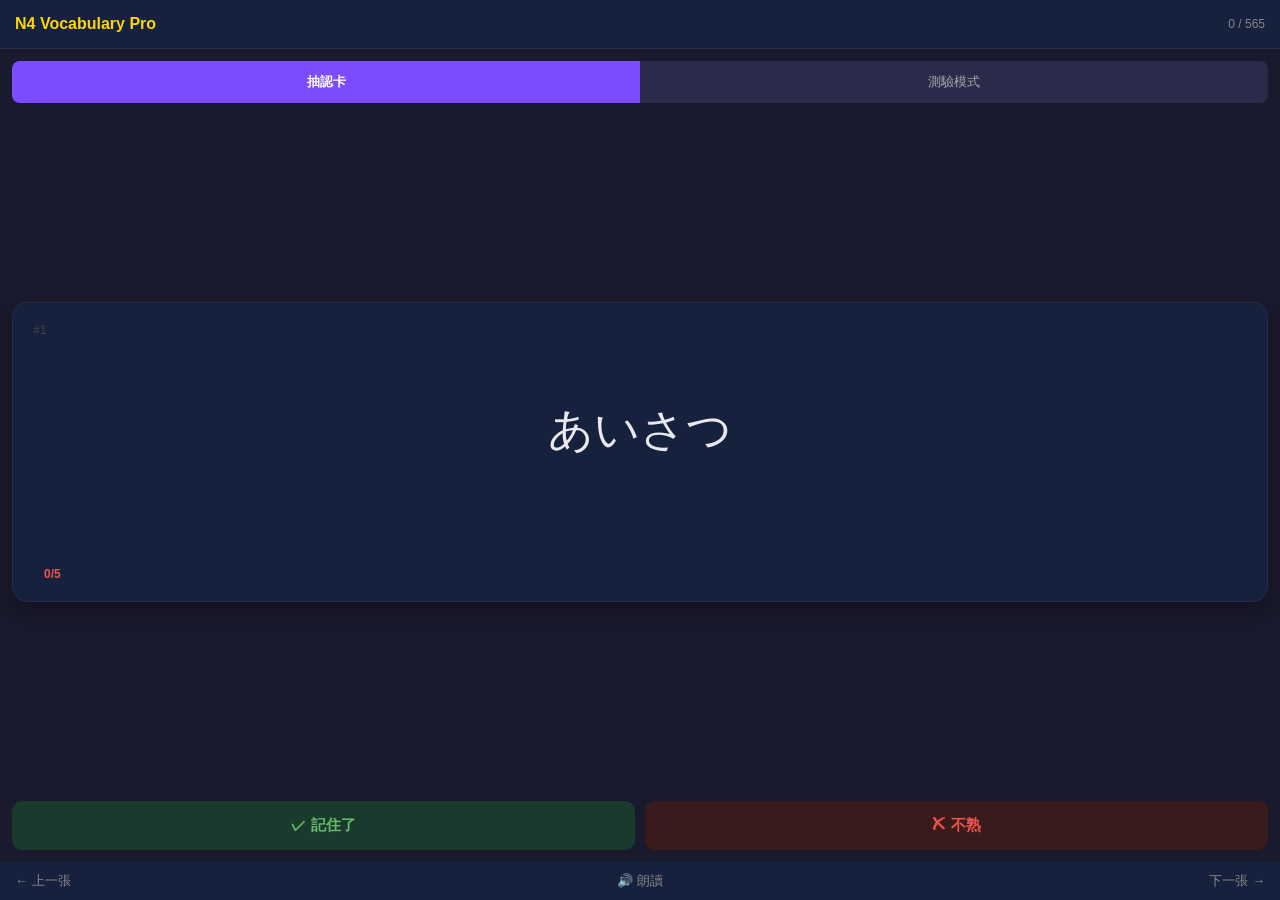
<file: index_3.html>
<!DOCTYPE html>
<html lang="zh-TW">
<head>
<meta charset="UTF-8">
<meta name="viewport" content="width=device-width, initial-scale=1.0">
<title>JLPT N4 學習助手 - Gemini 版</title>
<style>
  * { box-sizing: border-box; margin: 0; padding: 0; }
  body { font-family: 'Noto Sans TC', sans-serif; background: #1a1a2e; color: #e8e8f0; min-height: 100vh; display: flex; flex-direction: column; }
  
  /* 頂部導航 */
  .top-nav { padding: 15px; background: #16213e; border-bottom: 1px solid #2a2a4a; display: flex; justify-content: space-between; align-items: center; }
  .top-nav h1 { font-size: 16px; color: #ffd600; }
  .count-info { font-size: 12px; color: #888; }

  /* 模式切換 */
  .mode-toggle { display: flex; margin: 12px; background: #2a2a4a; border-radius: 8px; overflow: hidden; }
  .mode-btn { flex: 1; padding: 12px; border: none; background: transparent; color: #aaa; cursor: pointer; transition: 0.3s; }
  .mode-btn.active { background: #7c4dff; color: #fff; font-weight: bold; }

  /* 卡片區域 */
  .card-container { padding: 0 12px; perspective: 1000px; flex-grow: 1; display: flex; align-items: center; }
  .card-inner { position: relative; width: 100%; height: 300px; transition: transform 0.6s; transform-style: preserve-3d; cursor: pointer; }
  
  /* 關鍵優化：防止切換時看到背面 */
  .card-inner.no-transition { transition: none !important; }
  .card-inner.flipped { transform: rotateY(180deg); }
  
  .card-face { position: absolute; width: 100%; height: 100%; backface-visibility: hidden; border-radius: 15px; background: #16213e; border: 1px solid #2a2a4a; display: flex; flex-direction: column; padding: 20px; box-shadow: 0 10px 20px rgba(0,0,0,0.3); }
  .card-back { transform: rotateY(180deg); justify-content: center; align-items: center; text-align: center; }

  /* 不熟次數追蹤 (靠左) */
  .unfamiliar-tracker { display: flex; align-items: center; gap: 6px; margin-top: auto; }
  .unfamiliar-dots { display: flex; gap: 4px; }
  .dot { width: 10px; height: 10px; border-radius: 50%; border: 1.5px solid #ef5350; }
  .dot.filled { background: #ef5350; }
  .dot-text { font-size: 12px; color: #ef5350; font-weight: bold; margin-left: 5px; }

  /* 卡片內容樣式 */
  .word-id { font-size: 12px; color: #444; margin-bottom: 10px; }
  .main-kana { font-size: 45px; text-align: center; margin: auto 0; }
  .back-kanji { font-size: 36px; margin-bottom: 10px; }
  .back-meaning { font-size: 20px; color: #4fc3f7; }

  /* 測驗選項區 */
  .quiz-area { display: grid; grid-template-columns: 1fr 1fr; gap: 10px; padding: 12px; }
  .quiz-btn { background: #2a2a4a; color: #fff; border: 1px solid #3f3f5f; padding: 15px 5px; border-radius: 10px; cursor: pointer; font-size: 14px; }
  .quiz-btn:active { background: #7c4dff; }

  /* 控制按鈕 */
  .controls { padding: 12px; display: flex; gap: 10px; }
  .btn { flex: 1; padding: 15px; border: none; border-radius: 10px; cursor: pointer; font-weight: bold; font-size: 15px; transition: 0.2s; }
  .btn-known { background: #1b3a2e; color: #66bb6a; }
  .btn-unf { background: #3a1b1b; color: #ef5350; }
  .btn-known:active { background: #2e5a47; }
  .btn-unf:active { background: #5a2e2e; }

  /* 導航按鈕 */
  .nav-bar { display: flex; justify-content: space-between; align-items: center; padding: 10px 15px; background: #16213e; }
  .nav-link { color: #888; text-decoration: none; font-size: 13px; cursor: pointer; }

  /* Toast 提示 */
  .toast { position: fixed; top: 20px; left: 50%; transform: translateX(-50%); background: #ffd600; color: #000; padding: 10px 25px; border-radius: 25px; font-weight: bold; opacity: 0; transition: 0.3s; z-index: 999; pointer-events: none; }
  .toast.show { opacity: 1; }
</style>
</head>
<body>

<div id="toast" class="toast"></div>

<div class="top-nav">
  <h1>N4 Vocabulary Pro</h1>
  <div class="count-info" id="progText">0 / 565</div>
</div>

<div class="mode-toggle">
  <button id="mCard" class="mode-btn active" onclick="setMode('card')">抽認卡</button>
  <button id="mQuiz" class="mode-btn" onclick="setMode('quiz')">測驗模式</button>
</div>

<div class="card-container">
  <div id="cardInner" class="card-inner" onclick="handleCardClick()">
    <!-- 正面 -->
    <div class="card-face">
      <div class="word-id" id="wordId">#1</div>
      <div class="main-kana" id="mainKana">あいさつ</div>
      <div class="unfamiliar-tracker">
        <div class="unfamiliar-dots" id="dotBox"></div>
        <span class="dot-text" id="dotCountText">0/5</span>
      </div>
    </div>
    <!-- 背面 -->
    <div class="card-face card-back">
      <div class="back-kanji" id="backKanji">挨拶</div>
      <div style="color:#aaa; margin-bottom:15px" id="backKana">あいさつ</div>
      <div class="back-meaning" id="backMeaning">打招呼；問候</div>
    </div>
  </div>
</div>

<div id="quizArea" class="quiz-area" style="display:none"></div>

<div id="cardControls" class="controls">
  <button class="btn btn-known" onclick="mark(true)">✓ 記住了</button>
  <button class="btn btn-unf" onclick="mark(false)">✗ 不熟</button>
</div>

<div class="nav-bar">
  <span class="nav-link" onclick="prev()">← 上一張</span>
  <span class="nav-link" onclick="speak()">🔊 朗讀</span>
  <span class="nav-link" onclick="next()">下一張 →</span>
</div>

<script>
const W=[
{n:1,k:'あいさつ',j:'挨拶',m:'打招呼；問候'},
{n:2,k:'あお',j:'青',m:'藍色；青色'},
{n:3,k:'あおい',j:'青い',m:'藍的；青的'},
{n:4,k:'あか',j:'赤',m:'紅色'},
{n:5,k:'あき',j:'秋',m:'秋天'},
{n:6,k:'あきかん',j:'空き缶',m:'空罐子'},
{n:7,k:'あける',j:'開ける',m:'打開'},
{n:8,k:'あじ',j:'味',m:'味道'},
{n:9,k:'あそぶ',j:'遊ぶ',m:'玩耍；遊玩'},
{n:10,k:'あたたかい',j:'温かい',m:'溫暖的'},
{n:11,k:'あつまる',j:'集まる',m:'聚集'},
{n:12,k:'あつめる',j:'集める',m:'收集；召集'},
{n:13,k:'あてさき',j:'宛先',m:'收件人；收信地址'},
{n:14,k:'あまり',j:'あまり',m:'不太（後接否定）；太…'},
{n:15,k:'あめ',j:'雨',m:'雨'},
{n:16,k:'あやまる',j:'謝る',m:'道歉'},
{n:17,k:'アリさん',j:'アリさん',m:'小螞蟻（暱稱）'},
{n:18,k:'あるく',j:'歩く',m:'走路；步行'},
{n:19,k:'アルバイト',j:'アルバイト',m:'打工'},
{n:20,k:'あんない',j:'案内',m:'帶路；介紹；導覽'},
{n:21,k:'いがい',j:'以外',m:'以外；除了…之外'},
{n:22,k:'いがい',j:'意外',m:'意外；出乎意料'},
{n:23,k:'いけばな',j:'生け花',m:'插花'},
{n:24,k:'いけん',j:'意見',m:'意見；看法'},
{n:25,k:'いし',j:'石',m:'石頭'},
{n:26,k:'いそがない',j:'急がない',m:'不著急（急ぐ否定）'},
{n:27,k:'いただきます',j:'頂きます',m:'我開動了；領受（謙）'},
{n:28,k:'いちにちちゅう',j:'一日中',m:'整天；一整天'},
{n:29,k:'いつか',j:'いつか',m:'總有一天；某時'},
{n:30,k:'いつでも',j:'いつでも',m:'隨時；任何時候'},
{n:31,k:'いつまで',j:'いつまで',m:'到什麼時候'},
{n:32,k:'いつも',j:'いつも',m:'總是；平時'},
{n:33,k:'いと',j:'糸',m:'線；絲'},
{n:34,k:'いますぐ',j:'今すぐ',m:'現在馬上'},
{n:35,k:'いみ',j:'意味',m:'意思；含義'},
{n:36,k:'いらっしゃいませ',j:'いらっしゃいませ',m:'歡迎光臨'},
{n:37,k:'いれる',j:'入れる',m:'放入；裝入'},
{n:38,k:'インターネット',j:'インターネット',m:'網路'},
{n:39,k:'うけつけ',j:'受付',m:'接待處；受理'},
{n:40,k:'うける',j:'受ける',m:'接受；應試'},
{n:41,k:'うごかない',j:'動かない',m:'不動（動く否定）'},
{n:42,k:'うすい',j:'薄い',m:'薄的；淡的'},
{n:43,k:'うそ',j:'嘘',m:'謊言'},
{n:44,k:'うっかり',j:'うっかり',m:'粗心；不小心'},
{n:45,k:'うつくしい',j:'美しい',m:'美麗的'},
{n:46,k:'うつさない',j:'写さない',m:'不抄；不複製（否定）'},
{n:47,k:'うつす',j:'移す',m:'移動；轉移'},
{n:48,k:'うつす',j:'映す',m:'映照；投影'},
{n:49,k:'うつす',j:'写す',m:'抄寫；拍照'},
{n:50,k:'うまい',j:'うまい',m:'好吃；擅長'},
{n:51,k:'うりば',j:'売り場',m:'賣場；販售區'},
{n:52,k:'うる',j:'売る',m:'賣；出售'},
{n:53,k:'うわぎ',j:'上着',m:'外套；上衣'},
{n:54,k:'うんてん',j:'運転',m:'駕駛；開車'},
{n:55,k:'うんてんしゅ',j:'運転手',m:'司機；駕駛員'},
{n:56,k:'うんどうじょう',j:'運動場',m:'運動場；操場'},
{n:57,k:'えいぎょう',j:'営業',m:'營業；業務'},
{n:58,k:'えきいん',j:'駅員',m:'車站員工'},
{n:59,k:'エスカレーター',j:'エスカレーター',m:'手扶梯'},
{n:60,k:'えび',j:'蝦',m:'蝦子'},
{n:61,k:'えほん',j:'絵本',m:'繪本'},
{n:62,k:'えらぶ',j:'選ぶ',m:'選擇'},
{n:63,k:'エレベーター',j:'エレベーター',m:'電梯'},
{n:64,k:'エンジニア',j:'エンジニア',m:'工程師'},
{n:65,k:'えんりょ',j:'遠慮',m:'客氣；顧慮'},
{n:66,k:'おおぜい',j:'大勢',m:'許多人；大批人'},
{n:67,k:'オートバイ',j:'オートバイ',m:'摩托車'},
{n:68,k:'おかし',j:'お菓子',m:'點心；零食'},
{n:69,k:'おきゃく',j:'お客',m:'客人；顧客'},
{n:70,k:'おきる',j:'起きる',m:'起床；發生'},
{n:71,k:'おくれる',j:'遅れる',m:'遲到；延誤'},
{n:72,k:'おこる',j:'怒る',m:'生氣；發怒'},
{n:73,k:'おじぎ',j:'お辞儀',m:'鞠躬'},
{n:74,k:'おしらせ',j:'お知らせ',m:'通知；公告'},
{n:75,k:'おす',j:'押す',m:'推；按'},
{n:76,k:'おそい',j:'遅い',m:'慢的；晚的'},
{n:77,k:'おそわる',j:'教わる',m:'被教；學（從別人那裡）'},
{n:78,k:'おちる',j:'落ちる',m:'掉落；落下'},
{n:79,k:'おと',j:'音',m:'聲音；聲響'},
{n:80,k:'おとす',j:'落とす',m:'掉；弄丟'},
{n:81,k:'おとなしい',j:'大人しい',m:'乖巧；溫順'},
{n:82,k:'おどろく',j:'驚く',m:'驚訝；嚇一跳'},
{n:83,k:'おなか',j:'お腹',m:'肚子'},
{n:84,k:'おなじ',j:'同じ',m:'相同的'},
{n:85,k:'おひさしぶり',j:'お久しぶり',m:'好久不見'},
{n:86,k:'おぼえる',j:'覚える',m:'記住；記得'},
{n:87,k:'おみまい',j:'お見舞い',m:'探病；慰問'},
{n:88,k:'おもいで',j:'思い出',m:'回憶'},
{n:89,k:'およぐ',j:'泳ぐ',m:'游泳'},
{n:90,k:'おれい',j:'お礼',m:'道謝；謝禮'},
{n:91,k:'カード',j:'カード',m:'卡片；信用卡'},
{n:92,k:'がいこくじん',j:'外国人',m:'外國人'},
{n:93,k:'かいさつぐち',j:'改札口',m:'剪票口；閘口'},
{n:94,k:'かいじょう',j:'会場',m:'會場'},
{n:95,k:'かいだん',j:'階段',m:'樓梯'},
{n:96,k:'かいわ',j:'会話',m:'會話；對話'},
{n:97,k:'かえす',j:'返す',m:'歸還；還'},
{n:98,k:'かえる',j:'替える',m:'替換；更換'},
{n:99,k:'かかり',j:'係り',m:'負責人；承辦人'},
{n:100,k:'かぎ',j:'鍵',m:'鑰匙；鎖'},
{n:101,k:'かぐ',j:'家具',m:'家具'},
{n:102,k:'かざる',j:'飾る',m:'裝飾；佈置'},
{n:103,k:'かす',j:'貸す',m:'借出；出借'},
{n:104,k:'かず',j:'数',m:'數字；數量'},
{n:105,k:'かぞえる',j:'数える',m:'數；計算'},
{n:106,k:'かたち',j:'形',m:'形狀；樣子'},
{n:107,k:'かたづける',j:'片付ける',m:'整理；收拾'},
{n:108,k:'かちょう',j:'課長',m:'課長；部門主管'},
{n:109,k:'かど',j:'角',m:'角；轉角'},
{n:110,k:'かならず',j:'必ず',m:'一定；必定'},
{n:111,k:'かむ',j:'咬む',m:'咬；嚼'},
{n:112,k:'かよう',j:'通う',m:'通勤；往來'},
{n:113,k:'からだ',j:'体',m:'身體'},
{n:114,k:'かりる',j:'借りる',m:'借入；借用'},
{n:115,k:'かるい',j:'軽い',m:'輕的'},
{n:116,k:'カレー',j:'カレー',m:'咖哩'},
{n:117,k:'かわく',j:'乾く',m:'乾燥；變乾'},
{n:118,k:'かわる',j:'変わる',m:'改變；變化'},
{n:119,k:'かんがえる',j:'考える',m:'思考；考慮'},
{n:120,k:'かんけい',j:'関係',m:'關係'},
{n:121,k:'かんごし',j:'看護師',m:'護理師；護士'},
{n:122,k:'きいろ',j:'黄色',m:'黃色'},
{n:123,k:'きえる',j:'消える',m:'消失；熄滅'},
{n:124,k:'きかい',j:'機械',m:'機器；機械'},
{n:125,k:'きけん',j:'危険',m:'危險'},
{n:126,k:'きこく',j:'帰国',m:'回國'},
{n:127,k:'ぎじゅつ',j:'技術',m:'技術；技能'},
{n:128,k:'きたない',j:'汚い',m:'髒的；骯髒的'},
{n:129,k:'きっさてん',j:'喫茶店',m:'咖啡館；茶館'},
{n:130,k:'きっと',j:'きっと',m:'一定；肯定'},
{n:131,k:'きびしい',j:'厳しい',m:'嚴格的；嚴厲的'},
{n:132,k:'きまる',j:'決まる',m:'決定；確定'},
{n:133,k:'きめる',j:'決める',m:'決定'},
{n:134,k:'きもち',j:'気持ち',m:'心情；感覺'},
{n:135,k:'きもの',j:'着物',m:'和服'},
{n:136,k:'きゅうこう',j:'急行',m:'快車；急行'},
{n:137,k:'ぎゅうにゅう',j:'牛乳',m:'牛奶'},
{n:138,k:'きゅうり',j:'胡瓜',m:'小黃瓜'},
{n:139,k:'きょういく',j:'教育',m:'教育'},
{n:140,k:'きょうみ',j:'興味',m:'興趣；關心'},
{n:141,k:'きる',j:'切る',m:'切；剪'},
{n:142,k:'きる',j:'着る',m:'穿（上衣）'},
{n:143,k:'きれる',j:'切れる',m:'斷；用完'},
{n:144,k:'きんえん',j:'禁煙',m:'禁菸'},
{n:145,k:'きんじょ',j:'近所',m:'附近；鄰近'},
{n:146,k:'ぐあい',j:'具合',m:'狀況；情形'},
{n:147,k:'くうこう',j:'空港',m:'機場'},
{n:148,k:'クッキー',j:'クッキー',m:'餅乾'},
{n:149,k:'くも',j:'雲',m:'雲'},
{n:150,k:'くもり',j:'曇り',m:'陰天；多雲'},
{n:151,k:'クラブ',j:'クラブ',m:'社團；俱樂部'},
{n:152,k:'くらべる',j:'比べる',m:'比較'},
{n:153,k:'グラム',j:'グラム',m:'克（重量單位）'},
{n:154,k:'グループ',j:'グループ',m:'群組；小組'},
{n:155,k:'けいかく',j:'計画',m:'計畫'},
{n:156,k:'けいけん',j:'経験',m:'經驗'},
{n:157,k:'けいさつかん',j:'警察官',m:'警察'},
{n:158,k:'ケーキ',j:'ケーキ',m:'蛋糕'},
{n:159,k:'ゲーム',j:'ゲーム',m:'遊戲'},
{n:160,k:'けが',j:'怪我',m:'受傷；傷'},
{n:161,k:'けしき',j:'景色',m:'景色；風景'},
{n:162,k:'けす',j:'消す',m:'關掉；消除'},
{n:163,k:'けっこんしき',j:'結婚式',m:'婚禮'},
{n:164,k:'けん',j:'軒',m:'棟（量詞）'},
{n:165,k:'けんがく',j:'見学',m:'參觀；見習'},
{n:166,k:'げんかん',j:'玄関',m:'玄關；入口'},
{n:167,k:'けんぶつ',j:'見物',m:'觀光；參觀'},
{n:168,k:'こうさてん',j:'交差点',m:'十字路口'},
{n:169,k:'こうじ',j:'工事',m:'施工；工程'},
{n:170,k:'こうじょう',j:'工場',m:'工廠'},
{n:171,k:'こうじょうけんがく',j:'工場見学',m:'工廠參觀'},
{n:172,k:'こえ',j:'声',m:'聲音；嗓音'},
{n:173,k:'こくばん',j:'黒板',m:'黑板'},
{n:174,k:'こしょう',j:'故障',m:'故障；壞掉'},
{n:175,k:'ごぜんちゅう',j:'午前中',m:'上午之間；整個早上'},
{n:176,k:'こたえる',j:'答える',m:'回答'},
{n:177,k:'コップ',j:'コップ',m:'杯子'},
{n:178,k:'ことば',j:'言葉',m:'語言；詞語'},
{n:179,k:'このへん',j:'この辺',m:'這附近'},
{n:180,k:'コピー',j:'コピー',m:'影印；複製'},
{n:181,k:'こまかい',j:'細かい',m:'細小的；零碎的'},
{n:182,k:'こまる',j:'困る',m:'困擾；為難'},
{n:183,k:'ごみ',j:'ゴミ',m:'垃圾'},
{n:184,k:'こむ',j:'混む',m:'擁擠；混雜'},
{n:185,k:'こめ',j:'米',m:'米；白米'},
{n:186,k:'こわす',j:'壊す',m:'弄壞；破壞'},
{n:187,k:'こわれる',j:'壊れる',m:'壞掉；故障'},
{n:188,k:'コンサート',j:'コンサート',m:'音樂會；演唱會'},
{n:189,k:'こんど',j:'今度',m:'這次；下次'},
{n:190,k:'コンビニ',j:'コンビニ',m:'便利商店'},
{n:191,k:'サービス',j:'サービス',m:'服務'},
{n:192,k:'さいきん',j:'最近',m:'最近'},
{n:193,k:'さいふ',j:'財布',m:'錢包'},
{n:194,k:'サイン',j:'サイン',m:'簽名；招牌'},
{n:195,k:'さがす',j:'探す',m:'尋找；找'},
{n:196,k:'さくぶん',j:'作文',m:'作文；寫文章'},
{n:197,k:'さす',j:'差す',m:'撐（傘）；照射'},
{n:198,k:'さそう',j:'誘う',m:'邀請；引誘'},
{n:199,k:'さつ',j:'冊',m:'本（量詞）'},
{n:200,k:'サッカー',j:'サッカー',m:'足球'},
{n:201,k:'さら',j:'皿',m:'盤子；碟子'},
{n:202,k:'サラダ',j:'サラダ',m:'沙拉'},
{n:203,k:'さわる',j:'触る',m:'觸摸；碰觸'},
{n:204,k:'さんせい',j:'賛成',m:'贊成；同意'},
{n:205,k:'ざんねん',j:'残念',m:'遺憾；可惜'},
{n:206,k:'しあい',j:'試合',m:'比賽；競賽'},
{n:207,k:'シーズン',j:'シーズン',m:'季節；賽季'},
{n:208,k:'しかた',j:'仕方',m:'方法；辦法'},
{n:209,k:'しかる',j:'叱る',m:'責罵；訓斥'},
{n:210,k:'じかんわり',j:'時間割',m:'課程表；時刻表'},
{n:211,k:'しけん',j:'試験',m:'考試；測驗'},
{n:212,k:'しっぱい',j:'失敗',m:'失敗'},
{n:213,k:'しつもん',j:'質問',m:'問題；提問'},
{n:214,k:'しつれいしました',j:'失礼しました',m:'失禮了；對不起'},
{n:215,k:'じてんしゃ',j:'自転車',m:'腳踏車'},
{n:216,k:'しなもの',j:'品物',m:'物品；商品'},
{n:217,k:'じぶん',j:'自分',m:'自己'},
{n:218,k:'じむしょ',j:'事務所',m:'事務所；辦公室'},
{n:219,k:'しめる',j:'閉める',m:'關閉；關上'},
{n:220,k:'じゃがいも',j:'じゃがいも',m:'馬鈴薯'},
{n:221,k:'シャツ',j:'シャツ',m:'襯衫'},
{n:222,k:'シャンプー',j:'シャンプー',m:'洗髮精'},
{n:223,k:'しゅうかん',j:'習慣',m:'習慣'},
{n:224,k:'じゅうしょ',j:'住所',m:'住址'},
{n:225,k:'じゅぎょう',j:'授業',m:'課程；上課'},
{n:226,k:'しゅくだい',j:'宿題',m:'作業；功課'},
{n:227,k:'しゅっぱつ',j:'出発',m:'出發'},
{n:228,k:'しゅみ',j:'趣味',m:'興趣；嗜好'},
{n:229,k:'しゅるい',j:'種類',m:'種類'},
{n:230,k:'じゅんび',j:'準備',m:'準備'},
{n:231,k:'しょうかい',j:'紹介',m:'介紹'},
{n:232,k:'しょうちする',j:'承知する',m:'了解；知道（謙遜）'},
{n:233,k:'しょうせつ',j:'小説',m:'小說'},
{n:234,k:'しょうたい',j:'招待',m:'招待；邀請'},
{n:235,k:'じょうぶ',j:'丈夫',m:'堅固的；健壯的'},
{n:236,k:'ジョギング',j:'ジョギング',m:'慢跑'},
{n:237,k:'しょくどう',j:'食堂',m:'餐廳；食堂'},
{n:238,k:'しょくりょうひん',j:'食料品',m:'食品；食料'},
{n:239,k:'しらべる',j:'調べる',m:'調查；查詢'},
{n:240,k:'しる',j:'知る',m:'知道；了解'},
{n:241,k:'シングル',j:'シングル',m:'單人（房）；單曲'},
{n:242,k:'じんじゃ',j:'神社',m:'神社'},
{n:243,k:'しんぱい',j:'心配',m:'擔心；掛念'},
{n:244,k:'すいえい',j:'水泳',m:'游泳'},
{n:245,k:'スイッチ',j:'スイッチ',m:'開關'},
{n:246,k:'スーツ',j:'スーツ',m:'西裝'},
{n:247,k:'すき',j:'好き',m:'喜歡'},
{n:248,k:'スキー',j:'スキー',m:'滑雪'},
{n:249,k:'すく',j:'空く',m:'空出；變空；稀少'},
{n:250,k:'すくない',j:'少ない',m:'少的；稀少的'},
{n:251,k:'すすむ',j:'進む',m:'前進；進步'},
{n:252,k:'スタート',j:'スタート',m:'開始；出發'},
{n:253,k:'すっかり',j:'すっかり',m:'完全；全部'},
{n:254,k:'ずっと',j:'ずっと',m:'一直；始終'},
{n:255,k:'すてる',j:'捨てる',m:'丟棄；拋棄'},
{n:256,k:'スポーツ',j:'スポーツ',m:'運動；體育'},
{n:257,k:'るす',j:'留守',m:'不在家；外出'},
{n:258,k:'すわる',j:'座る',m:'坐；就座'},
{n:259,k:'せいかつ',j:'生活',m:'生活'},
{n:260,k:'せいさん',j:'生産',m:'生產'},
{n:261,k:'せいさん',j:'精算',m:'結算；精算'},
{n:262,k:'セーター',j:'セーター',m:'毛衣'},
{n:263,k:'せかい',j:'世界',m:'世界'},
{n:264,k:'せき',j:'咳',m:'咳嗽'},
{n:265,k:'せき',j:'席',m:'座位'},
{n:266,k:'せったい',j:'接待',m:'招待；款待'},
{n:267,k:'せつめい',j:'説明',m:'說明；解釋'},
{n:268,k:'ぜひ',j:'是非',m:'務必；一定'},
{n:269,k:'せまい',j:'狭い',m:'狹窄的；窄的'},
{n:270,k:'せわ',j:'世話',m:'照顧；幫助'},
{n:271,k:'センチ',j:'センチ',m:'公分（cm）'},
{n:272,k:'そうだん',j:'相談',m:'商量；諮詢'},
{n:273,k:'ソース',j:'ソース',m:'醬料；來源'},
{n:274,k:'そだてる',j:'育てる',m:'培育；養育'},
{n:275,k:'そつぎょう',j:'卒業',m:'畢業'},
{n:276,k:'ソファー',j:'ソファー',m:'沙發'},
{n:277,k:'そら',j:'空',m:'天空'},
{n:278,k:'そろそろ',j:'そろそろ',m:'差不多；快要'},
{n:279,k:'たいいくかん',j:'体育館',m:'體育館'},
{n:280,k:'だいじ',j:'大事',m:'重要；要緊'},
{n:281,k:'たいせつ',j:'大切',m:'重要的；珍貴的'},
{n:282,k:'だいたい',j:'大体',m:'大概；大約'},
{n:283,k:'だいどころ',j:'台所',m:'廚房'},
{n:284,k:'タオル',j:'タオル',m:'毛巾'},
{n:285,k:'たくさん',j:'沢山',m:'很多；許多'},
{n:286,k:'たずねる',j:'尋ねる',m:'詢問；打聽'},
{n:287,k:'たずねる',j:'訪ねる',m:'拜訪；探訪'},
{n:288,k:'たてる',j:'建てる',m:'建造；蓋'},
{n:289,k:'たてる',j:'立てる',m:'豎立；立起'},
{n:290,k:'たな',j:'棚',m:'架子；棚架'},
{n:291,k:'たのしむ',j:'楽しむ',m:'享受；享樂'},
{n:292,k:'たのむ',j:'頼む',m:'拜託；請求'},
{n:293,k:'たばこ',j:'タバコ',m:'香菸'},
{n:294,k:'たまに',j:'偶に',m:'偶爾；有時'},
{n:295,k:'ため',j:'為',m:'為了；因為'},
{n:296,k:'たりる',j:'足りる',m:'足夠；夠用'},
{n:297,k:'だれか',j:'誰か',m:'某人；有人'},
{n:298,k:'だんせい',j:'男性',m:'男性'},
{n:299,k:'チェック',j:'チェック',m:'確認；核對'},
{n:300,k:'ちかい',j:'近い',m:'近的'},
{n:301,k:'ちかく',j:'近く',m:'附近；不久'},
{n:302,k:'チキンカレー',j:'チキンカレー',m:'雞肉咖哩'},
{n:303,k:'チケット',j:'チケット',m:'票券'},
{n:304,k:'ちこく',j:'遅刻',m:'遲到'},
{n:305,k:'チップ',j:'チップ',m:'小費；晶片'},
{n:306,k:'チャンス',j:'チャンス',m:'機會'},
{n:307,k:'ちゅうい',j:'注意',m:'注意；小心'},
{n:308,k:'ちゅうし',j:'中止',m:'中止；停止'},
{n:309,k:'ちょきん',j:'貯金',m:'儲蓄；存款'},
{n:310,k:'チョコレート',j:'チョコレート',m:'巧克力'},
{n:311,k:'ツイン',j:'ツイン',m:'雙人（房）'},
{n:312,k:'つかまえる',j:'捕まえる',m:'抓住；捕捉'},
{n:313,k:'つき',j:'月',m:'月亮；月份'},
{n:314,k:'つくる',j:'作る',m:'製作；做'},
{n:315,k:'つく',j:'着く',m:'到達；抵達'},
{n:316,k:'つごう',j:'都合',m:'方便；情況'},
{n:317,k:'つたえる',j:'伝える',m:'傳達；告知'},
{n:318,k:'つつむ',j:'包む',m:'包裝；包覆'},
{n:319,k:'つとめる',j:'勤める',m:'工作；任職'},
{n:320,k:'つとめる',j:'努める',m:'努力；致力'},
{n:321,k:'つもり',j:'つもり',m:'打算；預定'},
{n:322,k:'つれていく',j:'連れていく',m:'帶去；帶走'},
{n:323,k:'ていねい',j:'丁寧',m:'有禮貌；仔細'},
{n:324,k:'デート',j:'デート',m:'約會'},
{n:325,k:'でかける',j:'出かける',m:'外出；出門'},
{n:326,k:'できた',j:'できた',m:'做好了；完成了'},
{n:327,k:'てちょう',j:'手帳',m:'手冊；記事本'},
{n:328,k:'てつだう',j:'手伝う',m:'幫忙；協助'},
{n:329,k:'でる',j:'出る',m:'出去；出現'},
{n:330,k:'てんいん',j:'店員',m:'店員'},
{n:331,k:'でんき',j:'電気',m:'電；電燈'},
{n:332,k:'てんきよほう',j:'天気予報',m:'天氣預報'},
{n:333,k:'でんしれんじ',j:'電子レンジ',m:'微波爐'},
{n:334,k:'どうして',j:'どうして',m:'為什麼；怎麼'},
{n:335,k:'どうやって',j:'どうやって',m:'怎麼做；如何'},
{n:336,k:'どういう',j:'どう言う',m:'什麼樣的；怎麼說'},
{n:337,k:'とおい',j:'遠い',m:'遠的'},
{n:338,k:'ときどき',j:'時々',m:'有時；偶爾'},
{n:339,k:'とくに',j:'特に',m:'特別；尤其'},
{n:340,k:'どこか',j:'どこか',m:'某處；哪裡'},
{n:341,k:'とじる',j:'閉じる',m:'關閉；合上'},
{n:342,k:'とちゅう',j:'途中',m:'途中；中途'},
{n:343,k:'とっきゅう',j:'特急',m:'特快車'},
{n:344,k:'とどく',j:'届く',m:'送達；到達'},
{n:345,k:'とどける',j:'届ける',m:'送達；申報'},
{n:346,k:'どなた',j:'どなた',m:'哪位（敬語）'},
{n:347,k:'どのぐらい',j:'どのぐらい',m:'多少；大概多久'},
{n:348,k:'とめる',j:'止める',m:'停止；阻止'},
{n:349,k:'ドライブ',j:'ドライブ',m:'兜風；開車出遊'},
{n:350,k:'なおす',j:'直す',m:'修正；改正'},
{n:351,k:'なおす',j:'治す',m:'治療；治好'},
{n:352,k:'なおる',j:'治る',m:'痊癒；好了'},
{n:353,k:'なおる',j:'直る',m:'修好；恢復'},
{n:354,k:'なかなか',j:'なかなか',m:'相當；（後接否定）不太'},
{n:355,k:'なく',j:'泣く',m:'哭泣'},
{n:356,k:'なくす',j:'無くす',m:'弄丟；失去'},
{n:357,k:'なげる',j:'投げる',m:'投擲；扔'},
{n:358,k:'なぜ',j:'何故',m:'為什麼'},
{n:359,k:'なまえ',j:'名前',m:'名字'},
{n:360,k:'ならう',j:'習う',m:'學習；練習'},
{n:361,k:'ならべる',j:'並べる',m:'排列；排放'},
{n:362,k:'なれる',j:'慣れる',m:'習慣；熟悉'},
{n:363,k:'なんかいも',j:'何回も',m:'很多次；反覆'},
{n:364,k:'にあう',j:'似合う',m:'適合；相稱'},
{n:365,k:'にがい',j:'苦い',m:'苦的'},
{n:366,k:'にこにこ',j:'にこにこ',m:'笑嘻嘻；微笑'},
{n:367,k:'について',j:'について',m:'關於；有關'},
{n:368,k:'にっき',j:'日記',m:'日記'},
{n:369,k:'にゅういん',j:'入院',m:'住院'},
{n:370,k:'にゅうがくしき',j:'入学式',m:'入學典禮'},
{n:371,k:'によって',j:'によって',m:'根據；因…而'},
{n:372,k:'にんぎょう',j:'人形',m:'人偶；玩偶'},
{n:373,k:'ぬすむ',j:'盗む',m:'偷竊；盜取'},
{n:374,k:'ぬるい',j:'温い',m:'溫涼的；不冷不熱'},
{n:375,k:'ぬれる',j:'濡れる',m:'被淋濕；濕'},
{n:376,k:'ねだん',j:'値段',m:'價格；價錢'},
{n:377,k:'ねつ',j:'熱',m:'發燒；熱度'},
{n:378,k:'ねっしん',j:'熱心',m:'熱心；積極'},
{n:379,k:'ねぼう',j:'寝坊',m:'睡過頭'},
{n:380,k:'ねむい',j:'眠い',m:'想睡的；睏'},
{n:381,k:'のこる',j:'残る',m:'剩下；留下'},
{n:382,k:'のりかえる',j:'乗り換える',m:'換車；轉乘'},
{n:383,k:'はいしゃ',j:'歯医者',m:'牙醫'},
{n:384,k:'はいる',j:'入る',m:'進入；加入'},
{n:385,k:'はく',j:'履く',m:'穿（鞋襪褲子）'},
{n:386,k:'はこ',j:'箱',m:'箱子；盒子'},
{n:387,k:'はこぶ',j:'運ぶ',m:'搬運；攜帶'},
{n:388,k:'はし',j:'箸',m:'筷子'},
{n:389,k:'ばしょ',j:'場所',m:'場所；地點'},
{n:390,k:'バスてい',j:'バス停',m:'公車站'},
{n:391,k:'はたらく',j:'働く',m:'工作；勞動'},
{n:392,k:'はっぱ',j:'葉っぱ',m:'葉子'},
{n:393,k:'はなみ',j:'花見',m:'賞花'},
{n:394,k:'はなや',j:'花屋',m:'花店'},
{n:395,k:'はらう',j:'払う',m:'支付；繳'},
{n:396,k:'はる',j:'貼る',m:'貼；黏'},
{n:397,k:'はれ',j:'晴れ',m:'晴天'},
{n:398,k:'ハンカチ',j:'ハンカチ',m:'手帕'},
{n:399,k:'はんたい',j:'反対',m:'反對；相反'},
{n:400,k:'パンツ',j:'パンツ',m:'褲子；內褲'},
{n:401,k:'ピアニスト',j:'ピアニスト',m:'鋼琴家'},
{n:402,k:'ピアノ',j:'ピアノ',m:'鋼琴'},
{n:403,k:'ひえる',j:'冷える',m:'變冷；冷卻'},
{n:404,k:'ひく',j:'引く',m:'拉；引；查（字典）'},
{n:405,k:'ひじょうに',j:'非常に',m:'非常；十分'},
{n:406,k:'ひだり',j:'左',m:'左邊'},
{n:407,k:'びっくり',j:'びっくり',m:'嚇一跳；驚訝'},
{n:408,k:'ひっこす',j:'引っ越す',m:'搬家'},
{n:409,k:'ひつよう',j:'必要',m:'必要；需要'},
{n:410,k:'ビデオ',j:'ビデオ',m:'影片；錄影機'},
{n:411,k:'ひも',j:'紐',m:'繩子；帶子'},
{n:412,k:'ひるね',j:'昼寝',m:'午睡'},
{n:413,k:'ひろう',j:'拾う',m:'撿；拾取'},
{n:414,k:'びん',j:'瓶',m:'瓶子'},
{n:415,k:'ファクス',j:'ファクス',m:'傳真'},
{n:416,k:'ふうとう',j:'封筒',m:'信封'},
{n:417,k:'プール',j:'プール',m:'游泳池'},
{n:418,k:'ふえる',j:'増える',m:'增加；增多'},
{n:419,k:'ふかい',j:'深い',m:'深的'},
{n:420,k:'ふくしゅう',j:'復習',m:'複習'},
{n:421,k:'ふくろ',j:'袋',m:'袋子'},
{n:422,k:'ぶちょう',j:'部長',m:'部長；部門主管'},
{n:423,k:'ふとい',j:'太い',m:'粗的；胖的'},
{n:424,k:'ふとる',j:'太る',m:'發胖；變胖'},
{n:425,k:'ふね',j:'船',m:'船'},
{n:426,k:'ふべん',j:'不便',m:'不方便'},
{n:427,k:'ふむ',j:'踏む',m:'踩；踏'},
{n:428,k:'プレゼント',j:'プレゼント',m:'禮物'},
{n:429,k:'ぶんか',j:'文化',m:'文化'},
{n:430,k:'へいじつ',j:'平日',m:'平日；工作日'},
{n:431,k:'へた',j:'下手',m:'不擅長；笨拙'},
{n:432,k:'ベッド',j:'ベッド',m:'床'},
{n:433,k:'ペット',j:'ペット',m:'寵物'},
{n:434,k:'へんじ',j:'返事',m:'回覆；回答'},
{n:435,k:'ぼうえき',j:'貿易',m:'貿易'},
{n:436,k:'ボール',j:'ボール',m:'球'},
{n:437,k:'ほか',j:'他',m:'其他；別的'},
{n:438,k:'ぼく',j:'僕',m:'我（男性用語）'},
{n:439,k:'ほし',j:'星',m:'星星'},
{n:440,k:'ポスター',j:'ポスター',m:'海報'},
{n:441,k:'ポスト',j:'ポスト',m:'郵筒；職位'},
{n:442,k:'ボタン',j:'ボタン',m:'按鈕；鈕扣'},
{n:443,k:'ポチ',j:'ポチ',m:'小費；狗名'},
{n:444,k:'ほめる',j:'褒める',m:'稱讚；誇獎'},
{n:445,k:'ほんだな',j:'本棚',m:'書架'},
{n:446,k:'ほんとう',j:'本当',m:'真正；確實'},
{n:447,k:'まがる',j:'曲がる',m:'轉彎；彎曲'},
{n:448,k:'まきずし',j:'巻き寿司',m:'海苔捲壽司'},
{n:449,k:'まじめ',j:'真面目',m:'認真；正經'},
{n:450,k:'まだ',j:'まだ',m:'還；尚未'},
{n:451,k:'まちがう',j:'間違う',m:'搞錯；犯錯'},
{n:452,k:'まちがえる',j:'間違える',m:'弄錯；誤會'},
{n:453,k:'まつり',j:'祭り',m:'祭典；慶典'},
{n:454,k:'まで',j:'まで',m:'到…為止；直到'},
{n:455,k:'までに',j:'までに',m:'在…之前'},
{n:456,k:'まど',j:'窓',m:'窗戶'},
{n:457,k:'マナー',j:'マナー',m:'禮儀；規矩'},
{n:458,k:'まにあう',j:'間に合う',m:'來得及；趕上'},
{n:459,k:'まるい',j:'丸い',m:'圓的'},
{n:460,k:'まわり',j:'周り',m:'周圍；附近'},
{n:461,k:'まんが',j:'漫画',m:'漫畫'},
{n:462,k:'マンション',j:'マンション',m:'公寓；大廈'},
{n:463,k:'みぎ',j:'右',m:'右邊'},
{n:464,k:'みせる',j:'見せる',m:'給…看；展示'},
{n:465,k:'みち',j:'道',m:'道路；路'},
{n:466,k:'みつかる',j:'見つかる',m:'被找到；被發現'},
{n:467,k:'みつける',j:'見つける',m:'找到；發現'},
{n:468,k:'みなと',j:'港',m:'港口'},
{n:469,k:'むかえる',j:'迎える',m:'迎接'},
{n:470,k:'むすこ',j:'息子',m:'兒子'},
{n:471,k:'むすめ',j:'娘',m:'女兒'},
{n:472,k:'もう',j:'もう',m:'已經；再'},
{n:473,k:'もうすぐ',j:'もうすぐ',m:'快要；不久'},
{n:474,k:'もっと',j:'もっと',m:'更；更多'},
{n:475,k:'もっとも',j:'最も',m:'最；最為'},
{n:476,k:'もどる',j:'戻る',m:'回來；返回'},
{n:477,k:'やおや',j:'八百屋',m:'蔬果店'},
{n:478,k:'やきゅう',j:'野球',m:'棒球'},
{n:479,k:'やくそく',j:'約束',m:'約定；承諾'},
{n:480,k:'やさい',j:'野菜',m:'蔬菜'},
{n:481,k:'やっと',j:'やっと',m:'終於；好不容易'},
{n:482,k:'やむ',j:'止む',m:'停止（雨、風等）'},
{n:483,k:'やめる',j:'止める',m:'停止；放棄'},
{n:484,k:'やりかた',j:'やり方',m:'方法；做法'},
{n:485,k:'ゆうがた',j:'夕方',m:'傍晚'},
{n:486,k:'ゆうしょく',j:'夕食',m:'晚餐'},
{n:487,k:'ゆかた',j:'浴衣',m:'浴衣（夏季和服）'},
{n:488,k:'ゆしゅつ',j:'輸出',m:'出口；輸出'},
{n:489,k:'ゆっくり',j:'ゆっくり',m:'慢慢地；輕鬆地'},
{n:490,k:'ゆにゅう',j:'輸入',m:'進口；輸入'},
{n:491,k:'ゆび',j:'指',m:'手指'},
{n:492,k:'ようい',j:'用意',m:'準備；預備'},
{n:493,k:'ようじ',j:'用事',m:'事情；要事'},
{n:494,k:'ようふく',j:'洋服',m:'西式服裝'},
{n:495,k:'ヨーグルト',j:'ヨーグルト',m:'優格；酸奶'},
{n:496,k:'ヨーロッパ',j:'ヨーロッパ',m:'歐洲'},
{n:497,k:'よく',j:'よく',m:'常常；很好地'},
{n:498,k:'よごれる',j:'汚れる',m:'弄髒；污染'},
{n:499,k:'よかった',j:'よかった',m:'太好了；幸好'},
{n:500,k:'よぶ',j:'呼ぶ',m:'叫；呼喚；邀請'},
{n:501,k:'よほう',j:'予報',m:'預報；預測'},
{n:502,k:'よやく',j:'予約',m:'預約；預訂'},
{n:503,k:'より',j:'より',m:'比；從…起'},
{n:504,k:'よる',j:'寄る',m:'順道去；靠近'},
{n:505,k:'よろこぶ',j:'喜ぶ',m:'高興；喜悅'},
{n:506,k:'よわい',j:'弱い',m:'弱的；虛弱的'},
{n:507,k:'りゆう',j:'理由',m:'理由；原因'},
{n:508,k:'りよう',j:'利用',m:'利用；使用'},
{n:509,k:'りょうきん',j:'料金',m:'費用；費率'},
{n:510,k:'りょうほう',j:'両方',m:'兩方；雙方'},
{n:511,k:'りょかん',j:'旅館',m:'旅館'},
{n:512,k:'りょこう',j:'旅行',m:'旅行'},
{n:513,k:'ルール',j:'ルール',m:'規則；規定'},
{n:514,k:'れいぞうこ',j:'冷蔵庫',m:'冰箱'},
{n:515,k:'れきし',j:'歴史',m:'歷史'},
{n:516,k:'レジ',j:'レジ',m:'收銀台'},
{n:517,k:'レポート',j:'レポート',m:'報告；報導'},
{n:518,k:'れんしゅう',j:'練習',m:'練習'},
{n:519,k:'れんらく',j:'連絡',m:'聯絡；通知'},
{n:520,k:'ろうか',j:'廊下',m:'走廊'},
{n:521,k:'ロボット',j:'ロボット',m:'機器人'},
{n:522,k:'わかい',j:'若い',m:'年輕的'},
{n:523,k:'わかす',j:'沸かす',m:'燒開（水）'},
{n:524,k:'わしょく',j:'和食',m:'日本料理'},
{n:525,k:'わすれもの',j:'忘れ物',m:'忘記的東西；失物'},
{n:526,k:'わたす',j:'渡す',m:'交給；遞給'},
{n:527,k:'わらう',j:'笑う',m:'笑'},
{n:528,k:'わる',j:'割る',m:'分割；打破'},
{n:529,k:'にんじん',j:'にんじん',m:'胡蘿蔔'},
{n:530,k:'じゅうぶん',j:'十分',m:'充分；足夠'},
{n:531,k:'カタカナ',j:'片仮名',m:'片假名'},
{n:532,k:'ひらがな',j:'平仮名',m:'平假名'},
{n:533,k:'すいか',j:'西瓜',m:'西瓜'},
{n:534,k:'たまご',j:'卵',m:'雞蛋'},
{n:535,k:'いもうと',j:'妹',m:'妹妹'},
{n:536,k:'ところ',j:'所',m:'地方；場所'},
{n:537,k:'ようしょく',j:'洋食',m:'西式料理'},
{n:538,k:'いちご',j:'苺',m:'草莓'},
{n:539,k:'まっすぐ',j:'真っすぐ',m:'筆直；一直走'},
{n:540,k:'おきる',j:'起きる',m:'起床；發生'},
{n:541,k:'かぶる',j:'被る',m:'戴（帽子）；蒙受'},
{n:542,k:'とじる',j:'閉じる',m:'關上；合上'},
{n:543,k:'しめる',j:'閉める',m:'關閉'},
{n:544,k:'ぼうし',j:'帽子',m:'帽子'},
{n:545,k:'いす',j:'椅子',m:'椅子'},
{n:546,k:'みなと',j:'港',m:'港口'},
{n:547,k:'みずうみ',j:'湖',m:'湖'},
{n:548,k:'ひらく',j:'開く',m:'打開；開放'},
{n:549,k:'おく',j:'置く',m:'放置；擺放'},
{n:550,k:'かう',j:'飼う',m:'飼養；養（動物）'},
{n:551,k:'まんが',j:'漫画',m:'漫畫'},
{n:552,k:'みどり',j:'緑',m:'綠色'},
{n:553,k:'きょうみ',j:'興味',m:'興趣'},
{n:554,k:'なんで',j:'なんで',m:'為什麼（口語）'},
{n:555,k:'なにも',j:'なにも',m:'什麼都（後接否定）'},
{n:556,k:'でも',j:'でも',m:'但是；不過'},
{n:557,k:'それでは',j:'それでは',m:'那麼；那就'},
{n:558,k:'それに',j:'それに',m:'而且；加上'},
{n:559,k:'たとえば',j:'例えば',m:'例如；舉例來說'},
{n:560,k:'それなら',j:'それなら',m:'如果那樣的話'},
{n:561,k:'クレジットカード',j:'クレジットカード',m:'信用卡'},
{n:562,k:'どうぞ',j:'どうぞ',m:'請；請便'},
{n:563,k:'レインコート',j:'レインコート',m:'雨衣'},
{n:564,k:'メートル',j:'メートル',m:'公尺（m）'},
{n:565,k:'まっすぐ',j:'まっすぐ',m:'筆直；直走'},
];

const GS=[
  {l:'全部(565)',k:'all'},
  {l:'あ行 1-90',k:'a',min:1,max:90},
  {l:'か行 91-190',k:'ka',min:91,max:190},
  {l:'さ行 191-270',k:'sa',min:191,max:270},
  {l:'た行 271-349',k:'ta',min:271,max:349},
  {l:'な行 350-382',k:'na',min:350,max:382},
  {l:'は行 383-446',k:'ha',min:383,max:446},
  {l:'ま〜わ 447-528',k:'ma',min:447,max:528},
  {l:'補充 529-565',k:'ex',min:529,max:565},
];
const GS=[
  {l:'全部',k:'all'},
  {l:'あ行',k:'a',min:1,max:90},
  {l:'か行',k:'ka',min:91,max:180},
  {l:'さ行',k:'sa',min:181,max:270}
];
// 狀態管理
let state = {
  idx: 0,
  mode: 'card',
  flipped: false,
  unfData: JSON.parse(localStorage.getItem('n4_unf') || '{}'),
  knownData: JSON.parse(localStorage.getItem('n4_known') || '{}')
};

function save() {
  localStorage.setItem('n4_unf', JSON.stringify(state.unfData));
  localStorage.setItem('n4_known', JSON.stringify(state.knownData));
}

function render() {
  const item = W[state.idx];
  const cardInner = document.getElementById('cardInner');

  // 更新內容
  document.getElementById('wordId').textContent = `#${item.n}`;
  document.getElementById('mainKana').textContent = item.k;
  document.getElementById('backKanji').textContent = item.j;
  document.getElementById('backKana').textContent = item.k;
  document.getElementById('backMeaning').textContent = item.m;
  document.getElementById('progText').textContent = `${state.idx + 1} / ${W.length}`;

  // 更新紅點 (追蹤器)
  const count = state.unfData[item.n] || 0;
  let dotHTML = '';
  for(let i=1; i<=5; i++) {
    dotHTML += `<div class="dot ${i <= count ? 'filled' : ''}"></div>`;
  }
  document.getElementById('dotBox').innerHTML = dotHTML;
  document.getElementById('dotCountText').textContent = `${Math.min(count, 5)}/5`;

  // 翻轉邏輯處理
  if (state.flipped) {
    cardInner.classList.add('flipped');
  } else {
    // 切換下一張時，先移除動畫效果，瞬間轉回正面，避免看到背面答案
    cardInner.classList.add('no-transition');
    cardInner.classList.remove('flipped');
    setTimeout(() => cardInner.classList.remove('no-transition'), 20);
  }

  // 測驗模式選項生成
  if (state.mode === 'quiz') {
    renderQuizOptions(item);
  }
}

function renderQuizOptions(correctItem) {
  const quizArea = document.getElementById('quizArea');
  let options = [correctItem.m];
  while(options.length < 4) {
    let rand = W[Math.floor(Math.random()*W.length)].m;
    if(!options.includes(rand)) options.push(rand);
  }
  options.sort(() => Math.random() - 0.5);

  quizArea.innerHTML = options.map(opt => 
    `<button class="quiz-btn" onclick="checkQuiz('${opt}', '${correctItem.m}')">${opt}</button>`
  ).join('');
}

function checkQuiz(selected, correct) {
  if (selected === correct) {
    showToast("正解！ ⭕");
    mark(true);
  } else {
    showToast(`錯了！正確是：${correct} ❌`);
    mark(false);
  }
}

function handleCardClick() {
  if (state.mode === 'card') {
    state.flipped = !state.flipped;
    render();
  }
}

function setMode(m) {
  state.mode = m;
  state.flipped = false;
  document.getElementById('mCard').classList.toggle('active', m === 'card');
  document.getElementById('mQuiz').classList.toggle('active', m === 'quiz');
  document.getElementById('quizArea').style.display = m === 'quiz' ? 'grid' : 'none';
  document.getElementById('cardControls').style.display = m === 'card' ? 'flex' : 'none';
  render();
}

function mark(isKnown) {
  const item = W[state.idx];
  if (isKnown) {
    state.knownData[item.n] = true;
  } else {
    state.unfData[item.n] = (state.unfData[item.n] || 0) + 1;
    state.knownData[item.n] = false;
  }
  save();
  next();
}

function next() {
  if (state.idx < W.length - 1) {
    state.idx++;
    state.flipped = false;
    render();
  } else {
    showToast("已經是最後一張了！");
  }
}

function prev() {
  if (state.idx > 0) {
    state.idx--;
    state.flipped = false;
    render();
  }
}

function speak() {
  const msg = new SpeechSynthesisUtterance(W[state.idx].k);
  msg.lang = 'ja-JP';
  window.speechSynthesis.speak(msg);
}

function showToast(text) {
  const t = document.getElementById('toast');
  t.textContent = text;
  t.classList.add('show');
  setTimeout(() => t.classList.remove('show'), 1500);
}

// 初始啟動
render();
</script>
</body>
</html>
</file>
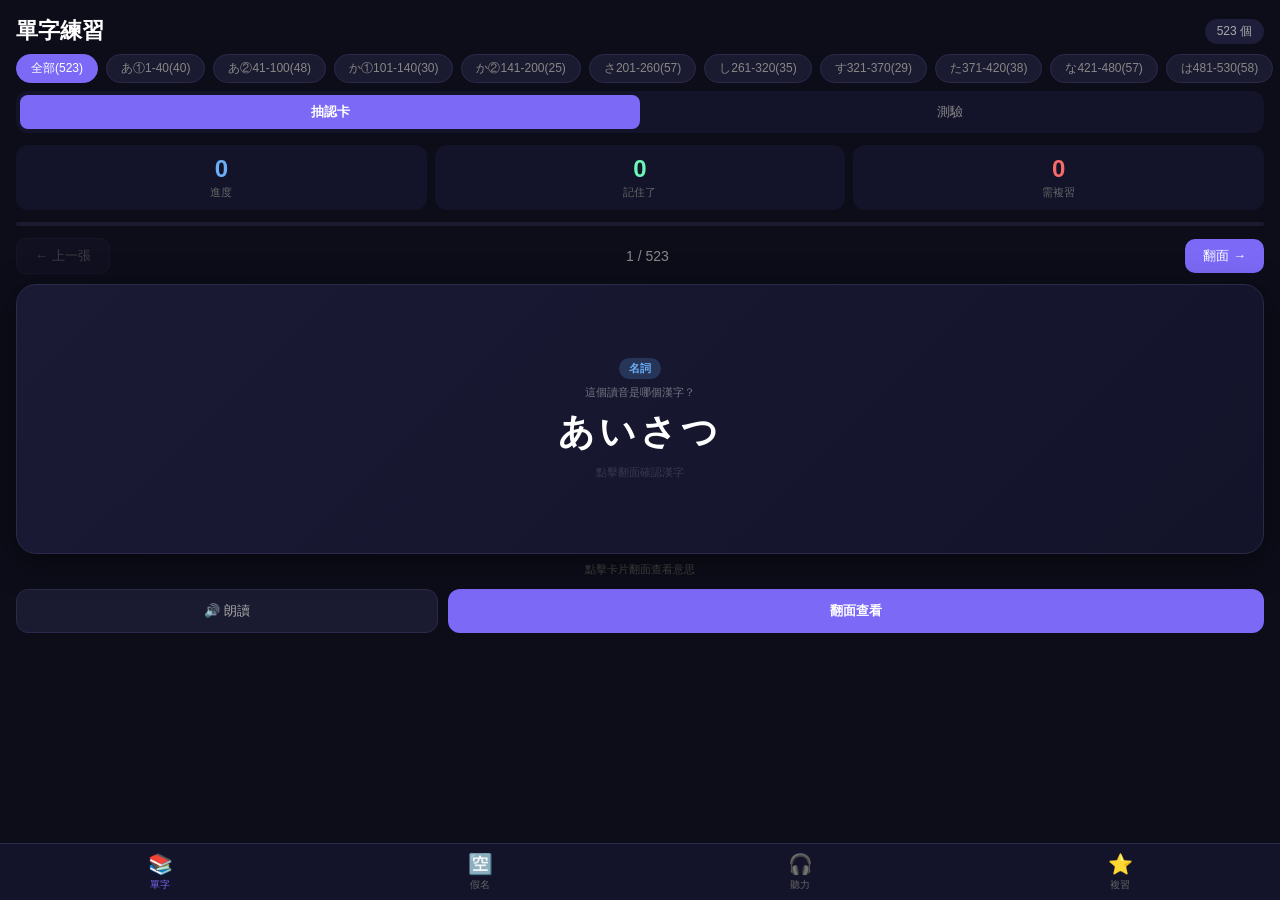
<file: index_5.html>
<!DOCTYPE html>
<html lang="zh-TW">
<head>
<meta charset="UTF-8">
<meta name="viewport" content="width=device-width, initial-scale=1.0, maximum-scale=1.0, user-scalable=no">
<meta name="apple-mobile-web-app-capable" content="yes">
<meta name="apple-mobile-web-app-status-bar-style" content="black-translucent">
<meta name="apple-mobile-web-app-title" content="N4單字">
<meta name="theme-color" content="#0d0d1a">
<title>N4單字學習</title>
<style>
*{box-sizing:border-box;margin:0;padding:0;-webkit-tap-highlight-color:transparent;}
body{background:#0d0d1a;color:#fff;font-family:'Hiragino Sans','Noto Sans JP','Noto Sans TC',sans-serif;min-height:100vh;padding-bottom:70px;}

/* ── 底部導航 ── */
.nav{position:fixed;bottom:0;left:0;right:0;background:#13132a;border-top:1px solid #2a2a4a;display:flex;z-index:100;}
.nav-item{flex:1;display:flex;flex-direction:column;align-items:center;justify-content:center;padding:8px 0;font-size:10px;color:#666;cursor:pointer;transition:color .2s;}
.nav-item.active{color:#7c6af7;}
.nav-item .ni{font-size:20px;margin-bottom:2px;}

/* ── 頁面區塊 ── */
.section{display:none;padding:0 0 16px;}
.section.active{display:block;}
.hdr{padding:16px 16px 8px;display:flex;align-items:center;justify-content:space-between;}
.hdr-title{font-size:22px;font-weight:800;}
.hdr-count{background:#1e1e3a;border-radius:20px;padding:4px 12px;font-size:12px;color:#aaa;}

/* ── 分組 Tab ── */
.ftags-wrap{overflow-x:auto;padding:0 16px 8px;scrollbar-width:none;}
.ftags-wrap::-webkit-scrollbar{display:none;}
.ftags{display:flex;gap:8px;width:max-content;}
.ftag{background:#1a1a30;border:1px solid #2a2a4a;color:#888;border-radius:20px;padding:5px 14px;font-size:12px;cursor:pointer;white-space:nowrap;transition:all .2s;font-family:inherit;}
.ftag.on{background:#7c6af7;border-color:#7c6af7;color:#fff;}

/* ── 模式切換 ── */
.mode-tabs{display:flex;background:#13132a;border-radius:12px;margin:0 16px 12px;padding:4px;}
.mode-tab{flex:1;text-align:center;padding:8px;border-radius:8px;font-size:13px;cursor:pointer;color:#888;transition:all .2s;font-family:inherit;border:none;background:none;}
.mode-tab.active{background:#7c6af7;color:#fff;font-weight:700;}

/* ── 統計列 ── */
.stats{display:grid;grid-template-columns:1fr 1fr 1fr;gap:8px;padding:0 16px 12px;}
.stat{background:#13132a;border-radius:12px;padding:10px;text-align:center;}
.stat-num{font-size:24px;font-weight:800;}
.stat-num.blue{color:#6aaff7;}
.stat-num.green{color:#6af7b8;}
.stat-num.red{color:#f76a6a;}
.stat-label{font-size:11px;color:#666;margin-top:2px;}

/* ── 進度條 ── */
.prog-wrap{margin:0 16px 12px;background:#1a1a30;border-radius:8px;height:4px;overflow:hidden;}
.prog-bar{height:100%;background:linear-gradient(90deg,#7c6af7,#6af7b8);border-radius:8px;transition:width .4s;}

/* ── 卡片導航 ── */
.card-nav{display:flex;align-items:center;justify-content:space-between;padding:0 16px 10px;}
.cnav-btn{background:#1a1a30;border:1px solid #2a2a4a;color:#aaa;border-radius:10px;padding:8px 18px;font-size:13px;cursor:pointer;font-family:inherit;}
.card-cnt{font-size:14px;color:#888;}
.cnav-flip{background:#7c6af7;border:none;color:#fff;border-radius:10px;padding:8px 18px;font-size:13px;cursor:pointer;font-family:inherit;}

/* ── 抽認卡（翻牌動畫）── */
.card-wrap{padding:0 16px;perspective:1000px;}
.card-inner{
  position:relative;width:100%;height:270px;
  transform-style:preserve-3d;-webkit-transform-style:preserve-3d;
  transition:transform .5s cubic-bezier(.4,0,.2,1);
  cursor:pointer;border-radius:20px;
}
/* ★ Gemini 優化：切換新卡片時瞬間復位，避免看到背面 */
.card-inner.no-transition{transition:none!important;}
.card-inner.flipped{transform:rotateY(180deg);}

.card-face{
  position:absolute;width:100%;height:100%;
  backface-visibility:hidden;-webkit-backface-visibility:hidden;
  border-radius:20px;display:flex;flex-direction:column;
  align-items:center;justify-content:center;padding:20px;
  background:linear-gradient(135deg,#1a1a35 0%,#13132a 100%);
  border:1px solid #2a2a4a;box-shadow:0 8px 32px rgba(0,0,0,.5);
}
.card-back{transform:rotateY(180deg);}

/* ── 卡片內容 ── */
.c-tag{font-size:11px;border-radius:20px;padding:3px 10px;font-weight:700;margin-bottom:6px;}
.c-rd{font-size:15px;color:#9a9aff;text-align:center;letter-spacing:2px;margin-top:4px;}
.c-mn{font-size:18px;font-weight:700;color:#6af7b8;text-align:center;margin-top:6px;}
.mem-box{background:rgba(124,106,247,.1);border:1px solid rgba(124,106,247,.3);border-radius:10px;padding:8px 12px;margin-top:8px;width:100%;}
.mem-label{font-size:10px;color:#7c6af7;font-weight:700;margin-bottom:2px;}
.mem-text{font-size:12px;color:#ccc;line-height:1.5;}
.ex-text{font-size:11px;color:#888;text-align:center;margin-top:6px;line-height:1.6;}

/* ★ 不熟次數追蹤點點 */
.miss-tracker{display:flex;align-items:center;gap:5px;margin-top:8px;}
.miss-dot{width:10px;height:10px;border-radius:50%;border:1.5px solid #f76a6a;background:transparent;transition:background .2s;}
.miss-dot.filled{background:#f76a6a;}
.miss-count{font-size:11px;color:#f76a6a;margin-left:2px;}

/* ── 卡片提示 ── */
.card-hint{text-align:center;font-size:11px;color:#444;padding:8px 0 0;}

/* ── 按鈕列 ── */
.vact{display:none;gap:10px;padding:12px 16px 0;}
.vact-btn{flex:1;padding:12px;border-radius:12px;font-size:14px;font-weight:700;cursor:pointer;border:none;font-family:inherit;}
.vact-btn.ok{background:rgba(106,247,184,.15);color:#6af7b8;border:1px solid #6af7b8;}
.vact-btn.ng{background:rgba(247,106,106,.15);color:#f76a6a;border:1px solid #f76a6a;}
.vflip{display:flex;gap:10px;padding:12px 16px 0;}
.speak-btn{background:#1a1a30;border:1px solid #2a2a4a;color:#aaa;border-radius:12px;padding:12px;font-size:13px;cursor:pointer;font-family:inherit;flex:1;}
.flip-btn{background:#7c6af7;border:none;color:#fff;border-radius:12px;padding:12px;font-size:13px;cursor:pointer;font-family:inherit;flex:2;font-weight:700;}

/* ── 測驗模式 ── */
.qbox{padding:0 16px;}
.q-word{font-family:'Hiragino Mincho ProN','Noto Serif JP',serif;font-size:32px;font-weight:700;text-align:center;margin-bottom:4px;}
.q-sub{font-size:13px;color:#888;text-align:center;margin-bottom:16px;}
.q-opts{display:grid;grid-template-columns:1fr 1fr;gap:8px;margin-bottom:12px;}
.q-opt{background:#1a1a30;border:1px solid #2a2a4a;color:#ddd;border-radius:12px;padding:12px 8px;font-size:13px;cursor:pointer;font-family:inherit;}
.q-opt.ok{background:rgba(106,247,184,.2);border-color:#6af7b8;color:#6af7b8;}
.q-opt.ng{background:rgba(247,106,106,.2);border-color:#f76a6a;color:#f76a6a;}
.q-res{padding:10px 14px;border-radius:10px;font-size:13px;margin-bottom:8px;line-height:1.6;}
.q-res.ok{background:rgba(106,247,184,.1);color:#6af7b8;}
.q-res.ng{background:rgba(247,106,106,.1);color:#f76a6a;}
.next-btn{width:100%;padding:12px;background:#7c6af7;color:#fff;border:none;border-radius:12px;font-size:14px;font-weight:700;cursor:pointer;margin-top:8px;font-family:inherit;}

/* ── 複習清單 ── */
.empty-state{text-align:center;padding:40px 20px;color:#666;font-size:15px;line-height:2;}
.rtabs{display:flex;gap:8px;padding:0 16px 12px;}
.rtab{background:#1a1a30;border:1px solid #2a2a4a;color:#888;border-radius:20px;padding:5px 14px;font-size:12px;cursor:pointer;font-family:inherit;}
.rtab.active{background:#7c6af7;border-color:#7c6af7;color:#fff;}
.rev-item{background:#13132a;border:1px solid #2a2a4a;border-radius:14px;padding:14px;margin:0 16px 10px;}
.rev-row{display:flex;align-items:center;gap:8px;margin-bottom:6px;flex-wrap:wrap;}
.rev-jp{font-family:'Hiragino Mincho ProN','Noto Serif JP',serif;font-size:20px;font-weight:700;}
.rev-rd{font-size:13px;color:#9a9aff;}
.rev-speak{background:none;border:none;font-size:18px;cursor:pointer;margin-left:auto;}
.rev-mn{font-size:14px;color:#6af7b8;margin-bottom:6px;}
.rev-miss{font-size:11px;color:#f76a6a;margin-top:4px;}

/* ── 聽力練習 ── */
.listen-card{background:linear-gradient(135deg,#1a1a35,#13132a);border:1px solid #2a2a4a;border-radius:20px;margin:0 16px;padding:40px 20px;text-align:center;min-height:220px;display:flex;flex-direction:column;align-items:center;justify-content:center;}
.listen-icon{font-size:56px;margin-bottom:12px;}
.listen-hint{font-size:13px;color:#666;margin-bottom:16px;}
.play-btn{background:#7c6af7;border:none;color:#fff;border-radius:14px;padding:14px 32px;font-size:15px;font-weight:700;cursor:pointer;font-family:inherit;}
.l-jp{font-family:'Hiragino Mincho ProN','Noto Serif JP',serif;font-size:28px;font-weight:700;margin-bottom:4px;}
.l-rd{font-size:15px;color:#9a9aff;letter-spacing:2px;margin-bottom:4px;}
.l-mn{font-size:16px;color:#6af7b8;}
.lact{display:none;gap:10px;padding:12px 16px 0;}
.lplay{display:flex;gap:10px;padding:12px 16px 0;}

/* ★ Toast 提示 */
.toast{
  position:fixed;top:18px;left:50%;
  transform:translateX(-50%) translateY(-8px);
  background:#f7c46a;color:#1a0f00;
  padding:9px 22px;border-radius:20px;
  font-size:13px;font-weight:700;
  z-index:9999;opacity:0;
  transition:opacity .3s,transform .3s;
  pointer-events:none;white-space:nowrap;
}
.toast.show{opacity:1;transform:translateX(-50%) translateY(0);}
</style>
</head>
<body>

<div class="toast" id="toast"></div>

<!-- ══ 單字練習 ══ -->
<div class="section active" id="s-vocab">
  <div class="hdr">
    <div class="hdr-title">單字練習</div>
    <div class="hdr-count" id="vocab-count">590 個</div>
  </div>
  <div class="ftags-wrap"><div class="ftags" id="ftags"></div></div>
  <div class="mode-tabs">
    <button class="mode-tab active" id="vm-flash" onclick="setVMode('flash')">抽認卡</button>
    <button class="mode-tab" id="vm-quiz" onclick="setVMode('quiz')">測驗</button>
  </div>

  <!-- 抽認卡 -->
  <div id="vm-flash-div">
    <div class="stats">
      <div class="stat"><div class="stat-num blue" id="sv-t">0</div><div class="stat-label">進度</div></div>
      <div class="stat"><div class="stat-num green" id="sv-k">0</div><div class="stat-label">記住了</div></div>
      <div class="stat"><div class="stat-num red" id="sv-f">0</div><div class="stat-label">需複習</div></div>
    </div>
    <div class="prog-wrap"><div class="prog-bar" id="vp" style="width:0%"></div></div>
    <div class="card-nav">
      <button class="cnav-btn" id="v-prev" onclick="vPrev()">← 上一張</button>
      <span class="card-cnt" id="vcnt">1 / 590</span>
      <button class="cnav-flip" onclick="flipCard()">翻面 →</button>
    </div>
    <div class="card-wrap">
      <div class="card-inner" id="ci" onclick="flipCard()">
        <div class="card-face card-front" id="cfront"></div>
        <div class="card-face card-back" id="cback"></div>
      </div>
    </div>
    <div class="card-hint" id="vhint">點擊卡片翻面查看意思</div>
    <div class="vflip" id="vflip">
      <button class="speak-btn" onclick="speakCurrent()">🔊 朗讀</button>
      <button class="flip-btn" onclick="flipCard()">翻面查看</button>
    </div>
    <div class="vact" id="vact">
      <button class="vact-btn ng" onclick="vAns(false)">❌ 不熟</button>
      <button class="vact-btn ok" onclick="vAns(true)">✅ 記住了</button>
    </div>
  </div>

  <!-- 測驗 -->
  <div id="vm-quiz-div" style="display:none;">
    <div class="stats">
      <div class="stat"><div class="stat-num blue" id="sv-t2">0</div><div class="stat-label">進度</div></div>
      <div class="stat"><div class="stat-num green" id="sv-k2">0</div><div class="stat-label">答對</div></div>
      <div class="stat"><div class="stat-num red" id="sv-f2">0</div><div class="stat-label">答錯</div></div>
    </div>
    <div class="qbox" id="qbox"></div>
  </div>
</div>

<!-- ══ 假名練習 ══ -->
<div class="section" id="s-kana">
  <div class="hdr"><div class="hdr-title">假名練習</div></div>
  <div class="mode-tabs">
    <button class="mode-tab active" id="km-flash" onclick="setKMode('flash')">抽認卡</button>
    <button class="mode-tab" id="km-kanji" onclick="setKMode('kanji')">漢字測驗</button>
    <button class="mode-tab" id="km-meaning" onclick="setKMode('meaning')">意思測驗</button>
  </div>
  <div id="km-flash-div">
    <div class="stats">
      <div class="stat"><div class="stat-num blue" id="sk-t">0</div><div class="stat-label">進度</div></div>
      <div class="stat"><div class="stat-num green" id="sk-k">0</div><div class="stat-label">記住了</div></div>
      <div class="stat"><div class="stat-num red" id="sk-f">0</div><div class="stat-label">需複習</div></div>
    </div>
    <div class="prog-wrap"><div class="prog-bar" id="kp" style="width:0%"></div></div>
    <div class="card-nav">
      <button class="cnav-btn" onclick="kPrev()">← 上一張</button>
      <span class="card-cnt" id="kcnt">1 / 590</span>
      <button class="cnav-flip" onclick="flipKana()">翻面 →</button>
    </div>
    <div class="card-wrap">
      <div class="card-inner" id="kci" onclick="flipKana()">
        <div class="card-face card-front" id="kfront"></div>
        <div class="card-face card-back" id="kback"></div>
      </div>
    </div>
    <div class="card-hint" id="khint">點擊卡片翻面確認漢字</div>
    <div class="vflip" id="kflip">
      <button class="speak-btn" onclick="speakKana()">🔊 朗讀</button>
      <button class="flip-btn" onclick="flipKana()">翻面查看</button>
    </div>
    <div class="vact" id="kact">
      <button class="vact-btn ng" onclick="kAns(false)">❌ 不熟</button>
      <button class="vact-btn ok" onclick="kAns(true)">✅ 記住了</button>
    </div>
  </div>
  <div id="km-kanji-div" style="display:none;"><div class="qbox" id="kquiz-kanji"></div></div>
  <div id="km-meaning-div" style="display:none;"><div class="qbox" id="kquiz-meaning"></div></div>
</div>

<!-- ══ 聽力練習 ══ -->
<div class="section" id="s-listen">
  <div class="hdr"><div class="hdr-title">聽力練習</div></div>
  <div class="stats">
    <div class="stat"><div class="stat-num blue" id="sl-t">0</div><div class="stat-label">進度</div></div>
    <div class="stat"><div class="stat-num green" id="sl-k">0</div><div class="stat-label">答對</div></div>
    <div class="stat"><div class="stat-num red" id="sl-f">0</div><div class="stat-label">需複習</div></div>
  </div>
  <div class="prog-wrap"><div class="prog-bar" id="lp" style="width:0%"></div></div>
  <div class="card-nav">
    <button class="cnav-btn" onclick="lPrev()">← 上一個</button>
    <span class="card-cnt" id="lnum">1 / 590</span>
    <div style="width:80px"></div>
  </div>
  <div class="listen-card" id="lcard">
    <div class="listen-icon">🎧</div>
    <p class="listen-hint">按下播放，聽發音猜單字</p>
    <div id="lreveal" style="display:none;"></div>
  </div>
  <div class="lplay" id="lplay">
    <button class="speak-btn" onclick="playListen()">🔊 播放</button>
    <button class="flip-btn" onclick="showListen()">顯示答案</button>
  </div>
  <div class="lact" id="lact">
    <button class="vact-btn ng" onclick="lAns(false)">❌ 不熟</button>
    <button class="vact-btn ok" onclick="lAns(true)">✅ 記住了</button>
  </div>
</div>

<!-- ══ 複習清單 ══ -->
<div class="section" id="s-review">
  <div class="hdr"><div class="hdr-title">複習清單</div></div>
  <div class="rtabs">
    <button class="rtab active" id="rt-vocab" onclick="setRTab('vocab')">單字</button>
    <button class="rtab" id="rt-kana" onclick="setRTab('kana')">假名</button>
  </div>
  <div id="rv-vocab"></div>
  <div id="rv-kana" style="display:none;"></div>
  <div style="padding:0 16px 16px;">
    <button class="next-btn" style="background:#f76a6a;" onclick="resetAll()">↺ 重置所有進度</button>
  </div>
</div>

<!-- ══ 底部導航 ══ -->
<nav class="nav">
  <div class="nav-item active" id="n-vocab" onclick="setSection('vocab')"><div class="ni">📚</div>單字</div>
  <div class="nav-item" id="n-kana" onclick="setSection('kana')"><div class="ni">🈳</div>假名</div>
  <div class="nav-item" id="n-listen" onclick="setSection('listen')"><div class="ni">🎧</div>聽力</div>
  <div class="nav-item" id="n-review" onclick="setSection('review')"><div class="ni">⭐</div>複習</div>
</nav>

<script>
// ══════════════════════════════════════════
//  品詞標籤設定
// ══════════════════════════════════════════
const TC={
  noun:{l:'名詞',bg:'rgba(106,175,247,0.2)',cl:'#6aaff7'},
  verb:{l:'動詞',bg:'rgba(106,247,184,0.2)',cl:'#6af7b8'},
  adj: {l:'形容詞',bg:'rgba(247,160,106,0.2)',cl:'#f7a06a'},
  adv: {l:'副詞',bg:'rgba(247,106,247,0.2)',cl:'#f76af7'},
  expr:{l:'表達',bg:'rgba(247,228,106,0.2)',cl:'#f7e46a'},
};

// ══════════════════════════════════════════
//  分組 Tag 設定
// ══════════════════════════════════════════
const TAGS=[
  {k:'all',l:'全部'},
  {k:'あ①',l:'あ①1-40'},{k:'あ②',l:'あ②41-100'},
  {k:'か①',l:'か①101-140'},{k:'か②',l:'か②141-200'},
  {k:'さ',l:'さ201-260'},{k:'し',l:'し261-320'},
  {k:'す',l:'す321-370'},{k:'た',l:'た371-420'},
  {k:'な',l:'な421-480'},{k:'は',l:'は481-530'},
  {k:'ま',l:'ま531-565'},{k:'新',l:'新増566+'},
];

// ══════════════════════════════════════════
//  單字資料
// ══════════════════════════════════════════
const VOCAB=[
  {jp:'挨拶',rd:'あいさつ',mn:'打招呼',pos:'noun',tag:'あ①',mem:'あいさつ＝相遇時的禮儀',ex:'毎朝、元気に挨拶しましょう。'},
  {jp:'青',rd:'あお',mn:'藍色',pos:'noun',tag:'あ①',mem:'あお→藍天的顏色',ex:'空は青いです。'},
  {jp:'青い',rd:'あおい',mn:'藍色的',pos:'adj',tag:'あ①',mem:'青い空＝藍天',ex:'青い空が好きです。'},
  {jp:'赤',rd:'あか',mn:'紅色',pos:'noun',tag:'あ①',mem:'あか→紅蘋果',ex:'赤いりんごを食べます。'},
  {jp:'秋',rd:'あき',mn:'秋天',pos:'noun',tag:'あ①',mem:'あき→落葉季節',ex:'秋になると葉が落ちます。'},
  {jp:'空き缶',rd:'あきかん',mn:'空罐子',pos:'noun',tag:'あ①',mem:'空き＝空的＋缶＝罐',ex:'空き缶を捨てないでください。'},
  {jp:'開ける',rd:'あける',mn:'打開',pos:'verb',tag:'あ①',mem:'あける→打開門窗',ex:'窓を開けてください。'},
  {jp:'味',rd:'あじ',mn:'味道',pos:'noun',tag:'あ①',mem:'あじ→舌頭感受到的',ex:'この料理は味がいいです。'},
  {jp:'遊ぶ',rd:'あそぶ',mn:'玩耍',pos:'verb',tag:'あ①',mem:'あそぶ→孩子在玩',ex:'子供たちが公園で遊んでいます。'},
  {jp:'温かい',rd:'あたたかい',mn:'溫暖的',pos:'adj',tag:'あ①',mem:'あたたかい→溫暖的感覺',ex:'温かいお茶を飲みます。'},
  {jp:'集まる',rd:'あつまる',mn:'聚集',pos:'verb',tag:'あ①',mem:'あつまる→大家聚在一起',ex:'友達が家に集まります。'},
  {jp:'集める',rd:'あつめる',mn:'收集',pos:'verb',tag:'あ①',mem:'あつめる→把東西收集起來',ex:'切手を集めています。'},
  {jp:'宛先',rd:'あてさき',mn:'收件人地址',pos:'noun',tag:'あ①',mem:'宛先＝寄送目的地',ex:'宛先を確認してください。'},
  {jp:'あまり',rd:'あまり',mn:'不太（否定）',pos:'adv',tag:'あ①',mem:'あまり＋否定＝不太～',ex:'あまり好きじゃないです。'},
  {jp:'雨',rd:'あめ',mn:'雨',pos:'noun',tag:'あ①',mem:'あめ→從天上掉下來的水',ex:'雨が降っています。'},
  {jp:'謝る',rd:'あやまる',mn:'道歉',pos:'verb',tag:'あ①',mem:'あやまる→低頭說對不起',ex:'失敗したので謝りました。'},
  {jp:'歩く',rd:'あるく',mn:'走路',pos:'verb',tag:'あ①',mem:'あるく→用腳走路',ex:'毎日30分歩きます。'},
  {jp:'アルバイト',rd:'アルバイト',mn:'打工',pos:'noun',tag:'あ①',mem:'德文Arbeit→工作',ex:'学生がアルバイトをしています。'},
  {jp:'案内',rd:'あんない',mn:'引導',pos:'noun',tag:'あ①',mem:'案内→帶路指引',ex:'駅まで案内します。'},
  {jp:'以外',rd:'いがい',mn:'以外',pos:'noun',tag:'あ①',mem:'以外＝除此之外',ex:'これ以外に方法はありません。'},
  {jp:'意外',rd:'いがい',mn:'意外的',pos:'adj',tag:'あ①',mem:'意外＝出乎意料',ex:'意外な結果になりました。'},
  {jp:'生け花',rd:'いけばな',mn:'插花',pos:'noun',tag:'あ①',mem:'生け＋花＝讓花活著',ex:'生け花を習っています。'},
  {jp:'意見',rd:'いけん',mn:'意見',pos:'noun',tag:'あ①',mem:'意見＝自己的想法',ex:'あなたの意見を聞かせてください。'},
  {jp:'石',rd:'いし',mn:'石頭',pos:'noun',tag:'あ①',mem:'いし→路邊的石頭',ex:'川で石を拾いました。'},
  {jp:'急がない',rd:'いそがない',mn:'不趕快',pos:'verb',tag:'あ①',mem:'急ぐ的否定形',ex:'急がないと遅れます。'},
  {jp:'頂きます',rd:'いただきます',mn:'我開動了',pos:'expr',tag:'あ①',mem:'吃飯前的感謝語',ex:'食事の前に頂きますと言います。'},
  {jp:'一日中',rd:'いちにちちゅう',mn:'一整天',pos:'adv',tag:'あ①',mem:'一日＋中＝整天',ex:'一日中勉強しました。'},
  {jp:'いつか',rd:'いつか',mn:'總有一天',pos:'adv',tag:'あ①',mem:'いつか→未來某個時候',ex:'いつか日本に行きたいです。'},
  {jp:'いつでも',rd:'いつでも',mn:'隨時',pos:'adv',tag:'あ①',mem:'いつ＋でも＝任何時候',ex:'いつでも来てください。'},
  {jp:'いつまで',rd:'いつまで',mn:'到什麼時候',pos:'adv',tag:'あ①',mem:'いつ＋まで＝到何時',ex:'いつまで待てばいいですか。'},
  {jp:'いつも',rd:'いつも',mn:'總是',pos:'adv',tag:'あ①',mem:'いつも→每次都是',ex:'いつも笑顔ですね。'},
  {jp:'糸',rd:'いと',mn:'線',pos:'noun',tag:'あ①',mem:'いと→細細的線',ex:'針に糸を通します。'},
  {jp:'今すぐ',rd:'いますぐ',mn:'馬上',pos:'adv',tag:'あ①',mem:'今＋すぐ＝立刻現在',ex:'今すぐ来てください。'},
  {jp:'意味',rd:'いみ',mn:'意思',pos:'noun',tag:'あ①',mem:'意味＝這個詞代表什麼',ex:'この言葉の意味は何ですか。'},
  {jp:'いらっしゃいませ',rd:'いらっしゃいませ',mn:'歡迎光臨',pos:'expr',tag:'あ①',mem:'店員歡迎客人的用語',ex:'店員が「いらっしゃいませ」と言いました。'},
  {jp:'入れる',rd:'いれる',mn:'放入',pos:'verb',tag:'あ①',mem:'いれる→把東西放進去',ex:'バッグに荷物を入れます。'},
  {jp:'インターネット',rd:'インターネット',mn:'網路',pos:'noun',tag:'あ①',mem:'Internet→網路',ex:'インターネットで調べます。'},
  {jp:'受付',rd:'うけつけ',mn:'接待處',pos:'noun',tag:'あ①',mem:'受け付け＝接受辦理',ex:'受付で名前を書きます。'},
  {jp:'受ける',rd:'うける',mn:'接受',pos:'verb',tag:'あ①',mem:'うける→承受、接受',ex:'試験を受けます。'},
  {jp:'動かない',rd:'うごかない',mn:'不動',pos:'verb',tag:'あ①',mem:'動く的否定＝不動',ex:'車が動かないです。'},
  {jp:'薄い',rd:'うすい',mn:'薄的',pos:'adj',tag:'あ②',mem:'うすい→厚さが少ない',ex:'この本は薄いです。'},
  {jp:'嘘',rd:'うそ',mn:'謊言',pos:'noun',tag:'あ②',mem:'うそをつく＝說謊',ex:'嘘をついてはいけません。'},
  {jp:'うっかり',rd:'うっかり',mn:'不小心',pos:'adv',tag:'あ②',mem:'うっかり→粗心大意',ex:'うっかり忘れてしまいました。'},
  {jp:'美しい',rd:'うつくしい',mn:'美麗的',pos:'adj',tag:'あ②',mem:'うつくしい→令人讚嘆的美',ex:'富士山は美しいです。'},
  {jp:'移す',rd:'うつす',mn:'移動',pos:'verb',tag:'あ②',mem:'うつす→把位置移過去',ex:'机を部屋に移します。'},
  {jp:'映す',rd:'うつす',mn:'投影',pos:'verb',tag:'あ②',mem:'うつす→映在螢幕上',ex:'スクリーンに映します。'},
  {jp:'写す',rd:'うつす',mn:'抄寫',pos:'verb',tag:'あ②',mem:'うつす→複製一份',ex:'ノートに写します。'},
  {jp:'うまい',rd:'うまい',mn:'好吃・厲害',pos:'adj',tag:'あ②',mem:'うまい→技術或味道都好',ex:'この料理はうまいです。'},
  {jp:'売り場',rd:'うりば',mn:'賣場',pos:'noun',tag:'あ②',mem:'売り＋場＝販售的地方',ex:'食品売り場はどこですか。'},
  {jp:'売る',rd:'うる',mn:'賣',pos:'verb',tag:'あ②',mem:'うる→把東西賣出去',ex:'お土産を売っています。'},
  {jp:'上着',rd:'うわぎ',mn:'外套',pos:'noun',tag:'あ②',mem:'上＋着＝穿在上面的衣服',ex:'上着を着てください。'},
  {jp:'運転',rd:'うんてん',mn:'駕駛',pos:'noun',tag:'あ②',mem:'運転→操控交通工具',ex:'車を運転します。'},
  {jp:'運転手',rd:'うんてんしゅ',mn:'司機',pos:'noun',tag:'あ②',mem:'運転＋手＝開車的人',ex:'バスの運転手さんに聞きます。'},
  {jp:'運動場',rd:'うんどうじょう',mn:'運動場',pos:'noun',tag:'あ②',mem:'運動＋場＝運動的地方',ex:'運動場で走ります。'},
  {jp:'営業',rd:'えいぎょう',mn:'營業',pos:'noun',tag:'あ②',mem:'営業中＝現在開門中',ex:'9時から営業しています。'},
  {jp:'駅員',rd:'えきいん',mn:'車站人員',pos:'noun',tag:'あ②',mem:'駅＋員＝車站的工作人員',ex:'駅員に道を聞きました。'},
  {jp:'エスカレーター',rd:'エスカレーター',mn:'手扶梯',pos:'noun',tag:'あ②',mem:'escalator→自動移動的梯子',ex:'エスカレーターで上がります。'},
  {jp:'蝦',rd:'えび',mn:'蝦子',pos:'noun',tag:'あ②',mem:'えび→海鮮中的蝦',ex:'エビが好きです。'},
  {jp:'絵本',rd:'えほん',mn:'繪本',pos:'noun',tag:'あ②',mem:'絵＋本＝有圖畫的書',ex:'子供に絵本を読みます。'},
  {jp:'選ぶ',rd:'えらぶ',mn:'選擇',pos:'verb',tag:'あ②',mem:'えらぶ→從多個中選一個',ex:'好きな色を選んでください。'},
  {jp:'エレベーター',rd:'エレベーター',mn:'電梯',pos:'noun',tag:'あ②',mem:'elevator→上下移動的箱子',ex:'エレベーターで3階へ行きます。'},
  {jp:'エンジニア',rd:'エンジニア',mn:'工程師',pos:'noun',tag:'あ②',mem:'engineer→技術專業人員',ex:'彼はエンジニアです。'},
  {jp:'遠慮',rd:'えんりょ',mn:'客氣',pos:'noun',tag:'あ②',mem:'遠慮なく＝請不要客氣',ex:'遠慮しないでください。'},
  {jp:'大勢',rd:'おおぜい',mn:'很多人',pos:'noun',tag:'あ②',mem:'大勢＝人數眾多',ex:'大勢の人が集まりました。'},
  {jp:'オートバイ',rd:'オートバイ',mn:'摩托車',pos:'noun',tag:'あ②',mem:'auto+bike→機車',ex:'オートバイで来ました。'},
  {jp:'お菓子',rd:'おかし',mn:'點心',pos:'noun',tag:'あ②',mem:'おかし→甜食點心',ex:'お菓子を食べます。'},
  {jp:'お客',rd:'おきゃく',mn:'客人',pos:'noun',tag:'あ②',mem:'お客さん→來訪的人',ex:'お客さんが来ています。'},
  {jp:'起きる',rd:'おきる',mn:'起床',pos:'verb',tag:'あ②',mem:'おきる→從睡夢中醒來',ex:'朝6時に起きます。'},
  {jp:'遅れる',rd:'おくれる',mn:'遲到',pos:'verb',tag:'あ②',mem:'おくれる→比預定時間晚',ex:'電車が遅れています。'},
  {jp:'怒る',rd:'おこる',mn:'生氣',pos:'verb',tag:'あ②',mem:'おこる→火氣上來了',ex:'先生が怒りました。'},
  {jp:'お辞儀',rd:'おじぎ',mn:'鞠躬',pos:'noun',tag:'あ②',mem:'おじぎ→日本的禮儀動作',ex:'深くお辞儀をします。'},
  {jp:'お知らせ',rd:'おしらせ',mn:'通知',pos:'noun',tag:'あ②',mem:'お知らせ＝告知事項',ex:'大切なお知らせがあります。'},
  {jp:'押す',rd:'おす',mn:'按',pos:'verb',tag:'あ②',mem:'おす→用力壓下去',ex:'ボタンを押してください。'},
  {jp:'遅い',rd:'おそい',mn:'慢的',pos:'adj',tag:'あ②',mem:'おそい→速度或時間慢',ex:'この電車は遅いです。'},
  {jp:'教わる',rd:'おそわる',mn:'被教導',pos:'verb',tag:'あ②',mem:'おそわる→向人學習',ex:'先生に教わります。'},
  {jp:'落ちる',rd:'おちる',mn:'掉落',pos:'verb',tag:'あ②',mem:'おちる→從高處落下',ex:'リンゴが落ちました。'},
  {jp:'音',rd:'おと',mn:'聲音',pos:'noun',tag:'あ②',mem:'おと→耳朵聽到的',ex:'大きな音がします。'},
  {jp:'落とす',rd:'おとす',mn:'弄掉',pos:'verb',tag:'あ②',mem:'おとす→使東西掉落',ex:'財布を落としました。'},
  {jp:'大人しい',rd:'おとなしい',mn:'乖巧的',pos:'adj',tag:'あ②',mem:'おとなしい→不吵鬧',ex:'大人しい子供です。'},
  {jp:'驚く',rd:'おどろく',mn:'驚訝',pos:'verb',tag:'あ②',mem:'おどろく→嚇一大跳',ex:'突然の知らせに驚きました。'},
  {jp:'お腹',rd:'おなか',mn:'肚子',pos:'noun',tag:'あ②',mem:'お腹が空く＝肚子餓',ex:'お腹が空きました。'},
  {jp:'同じ',rd:'おなじ',mn:'相同的',pos:'adj',tag:'あ②',mem:'おなじ→一模一樣',ex:'同じ色です。'},
  {jp:'お久しぶり',rd:'おひさしぶり',mn:'好久不見',pos:'expr',tag:'あ②',mem:'久しぶり＝好久沒見',ex:'お久しぶりですね！'},
  {jp:'覚える',rd:'おぼえる',mn:'記住',pos:'verb',tag:'あ②',mem:'おぼえる→記在腦子裡',ex:'単語を覚えます。'},
  {jp:'お見舞い',rd:'おみまい',mn:'探病',pos:'noun',tag:'あ②',mem:'お見舞い→去看生病的人',ex:'入院した友達にお見舞いに行きます。'},
  {jp:'思い出',rd:'おもいで',mn:'回憶',pos:'noun',tag:'あ②',mem:'思い＋出＝腦中浮現的',ex:'楽しい思い出があります。'},
  {jp:'泳ぐ',rd:'およぐ',mn:'游泳',pos:'verb',tag:'あ②',mem:'およぐ→在水中移動',ex:'プールで泳ぎます。'},
  {jp:'お礼',rd:'おれい',mn:'道謝',pos:'noun',tag:'あ②',mem:'お礼を言う＝說謝謝',ex:'お礼を言います。'},
  {jp:'カード',rd:'カード',mn:'卡片',pos:'noun',tag:'か①',mem:'card→卡片',ex:'クレジットカードで払います。'},
  {jp:'外国人',rd:'がいこくじん',mn:'外國人',pos:'noun',tag:'か①',mem:'外国＋人＝來自外國的人',ex:'外国人が多い街です。'},
  {jp:'改札口',rd:'かいさつぐち',mn:'剪票口',pos:'noun',tag:'か①',mem:'改札＝驗票的地方',ex:'改札口で待ちます。'},
  {jp:'会場',rd:'かいじょう',mn:'會場',pos:'noun',tag:'か①',mem:'会＋場＝集會的地方',ex:'会場に集まってください。'},
  {jp:'階段',rd:'かいだん',mn:'樓梯',pos:'noun',tag:'か①',mem:'階＋段＝一層一層的',ex:'階段を上ります。'},
  {jp:'会話',rd:'かいわ',mn:'會話',pos:'noun',tag:'か①',mem:'会話＝互相說話',ex:'日本語で会話します。'},
  {jp:'返す',rd:'かえす',mn:'歸還',pos:'verb',tag:'か①',mem:'かえす→還回去',ex:'本を図書館に返します。'},
  {jp:'替える',rd:'かえる',mn:'替換',pos:'verb',tag:'か①',mem:'かえる→換一個新的',ex:'電球を替えます。'},
  {jp:'係り',rd:'かかり',mn:'負責人',pos:'noun',tag:'か①',mem:'かかり→負責處理的人',ex:'係りの人に聞いてください。'},
  {jp:'鍵',rd:'かぎ',mn:'鑰匙',pos:'noun',tag:'か①',mem:'かぎ→開鎖的工具',ex:'鍵をなくしました。'},
  {jp:'家具',rd:'かぐ',mn:'家具',pos:'noun',tag:'か①',mem:'家具＝家裡的用品',ex:'新しい家具を買います。'},
  {jp:'飾る',rd:'かざる',mn:'裝飾',pos:'verb',tag:'か①',mem:'かざる→讓空間變漂亮',ex:'部屋に花を飾ります。'},
  {jp:'貸す',rd:'かす',mn:'借出',pos:'verb',tag:'か①',mem:'かす→把東西借給別人',ex:'友達に本を貸します。'},
  {jp:'数',rd:'かず',mn:'數量',pos:'noun',tag:'か①',mem:'かず→有多少個',ex:'数が多いです。'},
  {jp:'数える',rd:'かぞえる',mn:'數數',pos:'verb',tag:'か①',mem:'かぞえる→一個一個數',ex:'1から10まで数えます。'},
  {jp:'形',rd:'かたち',mn:'形狀',pos:'noun',tag:'か①',mem:'かたち→外觀的樣子',ex:'丸い形です。'},
  {jp:'片付ける',rd:'かたづける',mn:'整理',pos:'verb',tag:'か①',mem:'かたづける→把亂的整理好',ex:'部屋を片付けます。'},
  {jp:'課長',rd:'かちょう',mn:'課長',pos:'noun',tag:'か①',mem:'課＋長＝部門主管',ex:'課長に報告します。'},
  {jp:'角',rd:'かど',mn:'轉角',pos:'noun',tag:'か①',mem:'かど→路的轉彎處',ex:'角を曲がってください。'},
  {jp:'必ず',rd:'かならず',mn:'一定',pos:'adv',tag:'か①',mem:'かならず→百分百會發生',ex:'必ず来てください。'},
  {jp:'咬む',rd:'かむ',mn:'咬',pos:'verb',tag:'か①',mem:'かむ→用牙齒咬',ex:'よく咬んで食べます。'},
  {jp:'通う',rd:'かよう',mn:'通勤',pos:'verb',tag:'か①',mem:'かよう→固定往返某個地方',ex:'学校に通っています。'},
  {jp:'体',rd:'からだ',mn:'身體',pos:'noun',tag:'か①',mem:'からだ→整個身體',ex:'体を大切にしてください。'},
  {jp:'借りる',rd:'かりる',mn:'借入',pos:'verb',tag:'か①',mem:'かりる→向別人借來用',ex:'図書館で本を借ります。'},
  {jp:'軽い',rd:'かるい',mn:'輕的',pos:'adj',tag:'か①',mem:'かるい→重量很少',ex:'このカバンは軽いです。'},
  {jp:'カレー',rd:'カレー',mn:'咖哩',pos:'noun',tag:'か①',mem:'curry→咖哩料理',ex:'カレーを食べます。'},
  {jp:'乾く',rd:'かわく',mn:'乾燥',pos:'verb',tag:'か①',mem:'かわく→水分消失變乾',ex:'洗濯物が乾きました。'},
  {jp:'変わる',rd:'かわる',mn:'改變',pos:'verb',tag:'か①',mem:'かわる→和以前不同了',ex:'天気が変わりました。'},
  {jp:'考える',rd:'かんがえる',mn:'思考',pos:'verb',tag:'か①',mem:'かんがえる→動腦思考',ex:'よく考えてから答えます。'},
  {jp:'関係',rd:'かんけい',mn:'關係',pos:'noun',tag:'か①',mem:'関係→兩者之間的連結',ex:'彼とは関係がありません。'},
  {jp:'看護師',rd:'かんごし',mn:'護理師',pos:'noun',tag:'か②',mem:'看護＋師＝照顧病人的人',ex:'看護師になりたいです。'},
  {jp:'黄色',rd:'きいろ',mn:'黃色',pos:'noun',tag:'か②',mem:'きいろ→向日葵的顏色',ex:'ひまわりは黄色いです。'},
  {jp:'消える',rd:'きえる',mn:'消失',pos:'verb',tag:'か②',mem:'きえる→不見了',ex:'電気が消えました。'},
  {jp:'機械',rd:'きかい',mn:'機器',pos:'noun',tag:'か②',mem:'機械＝運作的裝置',ex:'機械が故障しました。'},
  {jp:'危険',rd:'きけん',mn:'危險',pos:'noun',tag:'か②',mem:'危険→可能受傷的狀況',ex:'ここは危険です。'},
  {jp:'帰国',rd:'きこく',mn:'回國',pos:'noun',tag:'か②',mem:'帰＋国＝回自己的國家',ex:'来月帰国します。'},
  {jp:'技術',rd:'ぎじゅつ',mn:'技術',pos:'noun',tag:'か②',mem:'技術＝專業的能力',ex:'技術を学びます。'},
  {jp:'汚い',rd:'きたない',mn:'髒的',pos:'adj',tag:'か②',mem:'きたない→需要清潔的',ex:'部屋が汚いです。'},
  {jp:'喫茶店',rd:'きっさてん',mn:'咖啡廳',pos:'noun',tag:'か②',mem:'喫茶＝喝茶的店',ex:'喫茶店でコーヒーを飲みます。'},
  {jp:'きっと',rd:'きっと',mn:'一定',pos:'adv',tag:'か②',mem:'きっと→有把握地說一定',ex:'きっと大丈夫です。'},
  {jp:'厳しい',rd:'きびしい',mn:'嚴格的',pos:'adj',tag:'か②',mem:'きびしい→要求很高',ex:'先生は厳しいです。'},
  {jp:'決まる',rd:'きまる',mn:'決定（自）',pos:'verb',tag:'か②',mem:'きまる→事情定下來了',ex:'日程が決まりました。'},
  {jp:'決める',rd:'きめる',mn:'決定（他）',pos:'verb',tag:'か②',mem:'きめる→自己做出決定',ex:'目標を決めます。'},
  {jp:'気持ち',rd:'きもち',mn:'心情',pos:'noun',tag:'か②',mem:'気持ち→內心的感受',ex:'今日は気持ちがいいです。'},
  {jp:'着物',rd:'きもの',mn:'和服',pos:'noun',tag:'か②',mem:'着＋物＝穿的東西',ex:'着物を着ます。'},
  {jp:'急行',rd:'きゅうこう',mn:'急行列車',pos:'noun',tag:'か②',mem:'急行＝快速列車',ex:'急行に乗ります。'},
  {jp:'牛乳',rd:'ぎゅうにゅう',mn:'牛奶',pos:'noun',tag:'か②',mem:'牛＋乳＝牛的奶',ex:'毎朝牛乳を飲みます。'},
  {jp:'胡瓜',rd:'きゅうり',mn:'小黃瓜',pos:'noun',tag:'か②',mem:'きゅうり→綠色的蔬菜',ex:'きゅうりのサラダを食べます。'},
  {jp:'教育',rd:'きょういく',mn:'教育',pos:'noun',tag:'か②',mem:'教育＝培養人才',ex:'教育は大切です。'},
  {jp:'興味',rd:'きょうみ',mn:'興趣',pos:'noun',tag:'か②',mem:'興味がある＝對～有興趣',ex:'日本語に興味があります。'},
  {jp:'切る',rd:'きる',mn:'切割',pos:'verb',tag:'か②',mem:'きる→用刀切開',ex:'野菜を切ります。'},
  {jp:'着る',rd:'きる',mn:'穿（上衣）',pos:'verb',tag:'か②',mem:'きる→穿在身上',ex:'シャツを着ます。'},
  {jp:'切れる',rd:'きれる',mn:'用完',pos:'verb',tag:'か②',mem:'きれる→結束或斷掉',ex:'電池が切れました。'},
  {jp:'禁煙',rd:'きんえん',mn:'禁菸',pos:'noun',tag:'か②',mem:'禁＋煙＝禁止吸菸',ex:'ここは禁煙です。'},
  {jp:'近所',rd:'きんじょ',mn:'附近',pos:'noun',tag:'か②',mem:'近＋所＝附近的地方',ex:'近所に公園があります。'},
  {jp:'具合',rd:'ぐあい',mn:'身體狀況',pos:'noun',tag:'さ',mem:'具合が悪い＝身體不舒服',ex:'具合が悪いです。'},
  {jp:'空港',rd:'くうこう',mn:'機場',pos:'noun',tag:'さ',mem:'空＋港＝飛機的港口',ex:'空港まで迎えに来ます。'},
  {jp:'クッキー',rd:'クッキー',mn:'餅乾',pos:'noun',tag:'さ',mem:'cookie→烤的小餅乾',ex:'クッキーを焼きます。'},
  {jp:'雲',rd:'くも',mn:'雲',pos:'noun',tag:'さ',mem:'くも→天空的白色棉花',ex:'空に雲があります。'},
  {jp:'曇り',rd:'くもり',mn:'陰天',pos:'noun',tag:'さ',mem:'くもり→雲很多的天氣',ex:'今日は曇りです。'},
  {jp:'クラブ',rd:'クラブ',mn:'社團',pos:'noun',tag:'さ',mem:'club→同好聚集的團體',ex:'テニスクラブに入ります。'},
  {jp:'比べる',rd:'くらべる',mn:'比較',pos:'verb',tag:'さ',mem:'くらべる→兩個放在一起看',ex:'二つを比べます。'},
  {jp:'グラム',rd:'グラム',mn:'公克',pos:'noun',tag:'さ',mem:'gram→重量單位',ex:'100グラムください。'},
  {jp:'グループ',rd:'グループ',mn:'小組',pos:'noun',tag:'さ',mem:'group→一起行動的團體',ex:'グループに分けます。'},
  {jp:'計画',rd:'けいかく',mn:'計劃',pos:'noun',tag:'さ',mem:'計画→預先想好的安排',ex:'旅行の計画を立てます。'},
  {jp:'経験',rd:'けいけん',mn:'經驗',pos:'noun',tag:'さ',mem:'経験＝親身經歷',ex:'経験が大切です。'},
  {jp:'警察官',rd:'けいさつかん',mn:'警察',pos:'noun',tag:'さ',mem:'警察＋官＝執法人員',ex:'警察官に聞きます。'},
  {jp:'ケーキ',rd:'ケーキ',mn:'蛋糕',pos:'noun',tag:'さ',mem:'cake→生日蛋糕',ex:'誕生日ケーキを食べます。'},
  {jp:'ゲーム',rd:'ゲーム',mn:'遊戲',pos:'noun',tag:'さ',mem:'game→好玩的活動',ex:'ゲームをします。'},
  {jp:'怪我',rd:'けが',mn:'受傷',pos:'noun',tag:'さ',mem:'けが＝身體受到傷害',ex:'怪我をしました。'},
  {jp:'景色',rd:'けしき',mn:'景色',pos:'noun',tag:'さ',mem:'けしき→美麗的風景',ex:'富士山の景色が美しいです。'},
  {jp:'消す',rd:'けす',mn:'關掉',pos:'verb',tag:'さ',mem:'けす→讓光或聲音消失',ex:'電気を消します。'},
  {jp:'結婚式',rd:'けっこんしき',mn:'婚禮',pos:'noun',tag:'さ',mem:'結婚＋式＝結婚的典禮',ex:'結婚式に出席します。'},
  {jp:'見学',rd:'けんがく',mn:'參觀',pos:'noun',tag:'さ',mem:'見＋学＝看並學習',ex:'工場を見学します。'},
  {jp:'玄関',rd:'げんかん',mn:'玄關',pos:'noun',tag:'さ',mem:'げんかん→進門脫鞋的地方',ex:'玄関で靴を脱ぎます。'},
  {jp:'見物',rd:'けんぶつ',mn:'觀光',pos:'noun',tag:'さ',mem:'見＋物＝看東西',ex:'お寺を見物します。'},
  {jp:'交差点',rd:'こうさてん',mn:'十字路口',pos:'noun',tag:'さ',mem:'交差＝交叉的地方',ex:'交差点で曲がります。'},
  {jp:'工事',rd:'こうじ',mn:'施工',pos:'noun',tag:'さ',mem:'工事中＝正在施工',ex:'道路の工事があります。'},
  {jp:'工場',rd:'こうじょう',mn:'工廠',pos:'noun',tag:'さ',mem:'工＋場＝製造東西的地方',ex:'工場で働いています。'},
  {jp:'声',rd:'こえ',mn:'聲音（人）',pos:'noun',tag:'さ',mem:'こえ→人說話的聲音',ex:'大きな声で話します。'},
  {jp:'黒板',rd:'こくばん',mn:'黑板',pos:'noun',tag:'さ',mem:'黒＋板＝黑色的板子',ex:'黒板に書きます。'},
  {jp:'故障',rd:'こしょう',mn:'故障',pos:'noun',tag:'さ',mem:'故障＝機器壞掉了',ex:'パソコンが故障しました。'},
  {jp:'午前中',rd:'ごぜんちゅう',mn:'上午',pos:'noun',tag:'さ',mem:'午前＋中＝整個上午',ex:'午前中に終わります。'},
  {jp:'答える',rd:'こたえる',mn:'回答',pos:'verb',tag:'さ',mem:'こたえる→給出答案',ex:'質問に答えます。'},
  {jp:'コップ',rd:'コップ',mn:'杯子',pos:'noun',tag:'さ',mem:'cup→裝飲料的容器',ex:'水をコップに入れます。'},
  {jp:'言葉',rd:'ことば',mn:'語言',pos:'noun',tag:'さ',mem:'ことば→說出口的話',ex:'日本語の言葉を覚えます。'},
  {jp:'この辺',rd:'このへん',mn:'這附近',pos:'expr',tag:'さ',mem:'この＋辺＝這一帶',ex:'この辺に駅はありますか。'},
  {jp:'コピー',rd:'コピー',mn:'影印',pos:'noun',tag:'さ',mem:'copy→複製一份',ex:'書類をコピーします。'},
  {jp:'細かい',rd:'こまかい',mn:'細小的',pos:'adj',tag:'さ',mem:'こまかい→注意小細節',ex:'細かいことが気になります。'},
  {jp:'困る',rd:'こまる',mn:'困擾',pos:'verb',tag:'さ',mem:'こまる→不知道該怎麼辦',ex:'お金がなくて困ります。'},
  {jp:'ゴミ',rd:'ごみ',mn:'垃圾',pos:'noun',tag:'さ',mem:'ごみ→要丟掉的廢棄物',ex:'ゴミを捨てます。'},
  {jp:'混む',rd:'こむ',mn:'擁擠',pos:'verb',tag:'さ',mem:'こむ→人多塞滿了',ex:'電車が混んでいます。'},
  {jp:'米',rd:'こめ',mn:'白米',pos:'noun',tag:'さ',mem:'こめ→日本人的主食',ex:'お米を炊きます。'},
  {jp:'壊す',rd:'こわす',mn:'弄壞',pos:'verb',tag:'さ',mem:'こわす→讓東西損壞',ex:'ゲームを壊しました。'},
  {jp:'壊れる',rd:'こわれる',mn:'壞掉',pos:'verb',tag:'さ',mem:'こわれる→東西自己壞了',ex:'テレビが壊れました。'},
  {jp:'コンサート',rd:'コンサート',mn:'音樂會',pos:'noun',tag:'さ',mem:'concert→現場演奏',ex:'コンサートに行きます。'},
  {jp:'今度',rd:'こんど',mn:'下次',pos:'noun',tag:'さ',mem:'今度＝下一次',ex:'今度は一緒に行きましょう。'},
  {jp:'コンビニ',rd:'コンビニ',mn:'便利商店',pos:'noun',tag:'さ',mem:'convenience store→方便的店',ex:'コンビニで買います。'},
  {jp:'サービス',rd:'サービス',mn:'服務',pos:'noun',tag:'さ',mem:'service→為客人提供的',ex:'サービスがいいです。'},
  {jp:'最近',rd:'さいきん',mn:'最近',pos:'adv',tag:'さ',mem:'最近＝這陣子',ex:'最近忙しいです。'},
  {jp:'財布',rd:'さいふ',mn:'錢包',pos:'noun',tag:'さ',mem:'財布→裝錢的包包',ex:'財布を持ちます。'},
  {jp:'サイン',rd:'サイン',mn:'簽名',pos:'noun',tag:'さ',mem:'sign→名字的手寫',ex:'サインをお願いします。'},
  {jp:'探す',rd:'さがす',mn:'尋找',pos:'verb',tag:'さ',mem:'さがす→找不到在找',ex:'鍵を探しています。'},
  {jp:'作文',rd:'さくぶん',mn:'作文',pos:'noun',tag:'さ',mem:'作＋文＝寫出來的文章',ex:'日本語で作文を書きます。'},
  {jp:'差す',rd:'さす',mn:'撐（傘）',pos:'verb',tag:'さ',mem:'さす→把傘撐開',ex:'傘を差します。'},
  {jp:'誘う',rd:'さそう',mn:'邀請',pos:'verb',tag:'さ',mem:'さそう→請別人一起來',ex:'友達を映画に誘います。'},
  {jp:'サッカー',rd:'サッカー',mn:'足球',pos:'noun',tag:'さ',mem:'soccer→用腳踢的球',ex:'サッカーをします。'},
  {jp:'皿',rd:'さら',mn:'盤子',pos:'noun',tag:'さ',mem:'さら→裝食物的扁容器',ex:'皿を洗います。'},
  {jp:'サラダ',rd:'サラダ',mn:'沙拉',pos:'noun',tag:'さ',mem:'salad→生菜料理',ex:'サラダを食べます。'},
  {jp:'触る',rd:'さわる',mn:'觸摸',pos:'verb',tag:'さ',mem:'さわる→用手碰',ex:'展示物に触らないでください。'},
  {jp:'賛成',rd:'さんせい',mn:'贊成',pos:'noun',tag:'さ',mem:'賛成＝同意對方',ex:'その意見に賛成です。'},
  {jp:'残念',rd:'ざんねん',mn:'遺憾',pos:'adj',tag:'さ',mem:'残念→沒辦法的遺憾',ex:'残念ですね。'},
  {jp:'試合',rd:'しあい',mn:'比賽',pos:'noun',tag:'し',mem:'試合＝對決競爭',ex:'試合に勝ちました。'},
  {jp:'仕方',rd:'しかた',mn:'方法',pos:'noun',tag:'し',mem:'仕方がない＝沒辦法',ex:'仕方がありません。'},
  {jp:'叱る',rd:'しかる',mn:'責罵',pos:'verb',tag:'し',mem:'しかる→嚴厲批評',ex:'先生に叱られました。'},
  {jp:'時間割',rd:'じかんわり',mn:'課程表',pos:'noun',tag:'し',mem:'時間＋割＝時間的分配',ex:'時間割を確認します。'},
  {jp:'試験',rd:'しけん',mn:'考試',pos:'noun',tag:'し',mem:'試験＝測試能力',ex:'試験を受けます。'},
  {jp:'失敗',rd:'しっぱい',mn:'失敗',pos:'noun',tag:'し',mem:'失敗→事情沒有成功',ex:'失敗を恐れません。'},
  {jp:'質問',rd:'しつもん',mn:'問題',pos:'noun',tag:'し',mem:'質問＝想知道答案',ex:'質問があります。'},
  {jp:'失礼しました',rd:'しつれいしました',mn:'失禮了',pos:'expr',tag:'し',mem:'失礼＝不禮貌的行為',ex:'失礼しました。'},
  {jp:'自転車',rd:'じてんしゃ',mn:'腳踏車',pos:'noun',tag:'し',mem:'自転車→自己踩踏前進',ex:'自転車で通学します。'},
  {jp:'品物',rd:'しなもの',mn:'物品',pos:'noun',tag:'し',mem:'品物＝商品物品',ex:'品物を確認します。'},
  {jp:'自分',rd:'じぶん',mn:'自己',pos:'noun',tag:'し',mem:'自分＝我自己',ex:'自分でやります。'},
  {jp:'事務所',rd:'じむしょ',mn:'辦公室',pos:'noun',tag:'し',mem:'事務＋所＝處理事務的地方',ex:'事務所に連絡します。'},
  {jp:'閉める',rd:'しめる',mn:'關閉',pos:'verb',tag:'し',mem:'しめる→把開著的關上',ex:'ドアを閉めます。'},
  {jp:'じゃがいも',rd:'じゃがいも',mn:'馬鈴薯',pos:'noun',tag:'し',mem:'じゃがいも→圓形的澱粉蔬菜',ex:'じゃがいもを茹でます。'},
  {jp:'シャツ',rd:'シャツ',mn:'襯衫',pos:'noun',tag:'し',mem:'shirt→上半身的衣服',ex:'白いシャツを着ます。'},
  {jp:'シャンプー',rd:'シャンプー',mn:'洗髮精',pos:'noun',tag:'し',mem:'shampoo→洗頭的液體',ex:'シャンプーで髪を洗います。'},
  {jp:'習慣',rd:'しゅうかん',mn:'習慣',pos:'noun',tag:'し',mem:'習慣＝固定的行為模式',ex:'毎日運動する習慣があります。'},
  {jp:'住所',rd:'じゅうしょ',mn:'住址',pos:'noun',tag:'し',mem:'住所＝住的地方',ex:'住所を教えてください。'},
  {jp:'授業',rd:'じゅぎょう',mn:'上課',pos:'noun',tag:'し',mem:'授業＝老師教學的時間',ex:'授業が始まります。'},
  {jp:'宿題',rd:'しゅくだい',mn:'作業',pos:'noun',tag:'し',mem:'宿題→回家要做的功課',ex:'宿題をします。'},
  {jp:'出発',rd:'しゅっぱつ',mn:'出發',pos:'noun',tag:'し',mem:'出発＝開始移動',ex:'9時に出発します。'},
  {jp:'趣味',rd:'しゅみ',mn:'嗜好',pos:'noun',tag:'し',mem:'趣味＝興趣愛好',ex:'趣味は読書です。'},
  {jp:'種類',rd:'しゅるい',mn:'種類',pos:'noun',tag:'し',mem:'種類＝分類的類別',ex:'いろんな種類があります。'},
  {jp:'準備',rd:'じゅんび',mn:'準備',pos:'noun',tag:'し',mem:'準備→事先做好的安排',ex:'旅行の準備をします。'},
  {jp:'紹介',rd:'しょうかい',mn:'介紹',pos:'noun',tag:'し',mem:'紹介＝讓兩方認識',ex:'友達を紹介します。'},
  {jp:'小説',rd:'しょうせつ',mn:'小說',pos:'noun',tag:'し',mem:'小説＝虛構的故事書',ex:'小説を読みます。'},
  {jp:'招待',rd:'しょうたい',mn:'邀請',pos:'noun',tag:'し',mem:'招待＝正式邀請',ex:'パーティーに招待されました。'},
  {jp:'丈夫',rd:'じょうぶ',mn:'健壯的',pos:'adj',tag:'し',mem:'丈夫＝不容易壞或生病',ex:'丈夫な体です。'},
  {jp:'ジョギング',rd:'ジョギング',mn:'慢跑',pos:'noun',tag:'し',mem:'jogging→緩慢跑步運動',ex:'毎朝ジョギングします。'},
  {jp:'食堂',rd:'しょくどう',mn:'食堂',pos:'noun',tag:'し',mem:'食＋堂＝吃飯的地方',ex:'食堂で昼ご飯を食べます。'},
  {jp:'食料品',rd:'しょくりょうひん',mn:'食品',pos:'noun',tag:'し',mem:'食料＋品＝食物種類',ex:'食料品を買います。'},
  {jp:'調べる',rd:'しらべる',mn:'調查',pos:'verb',tag:'し',mem:'しらべる→查詢找答案',ex:'インターネットで調べます。'},
  {jp:'知る',rd:'しる',mn:'知道',pos:'verb',tag:'し',mem:'しる→腦子裡有這個資訊',ex:'知っていますか？'},
  {jp:'神社',rd:'じんじゃ',mn:'神社',pos:'noun',tag:'し',mem:'神社＝日本的神明廟',ex:'神社に参ります。'},
  {jp:'心配',rd:'しんぱい',mn:'擔心',pos:'noun',tag:'し',mem:'心配＝心裡不安',ex:'心配しないでください。'},
  {jp:'水泳',rd:'すいえい',mn:'游泳',pos:'noun',tag:'す',mem:'水＋泳＝在水中游',ex:'水泳が得意です。'},
  {jp:'スイッチ',rd:'スイッチ',mn:'開關',pos:'noun',tag:'す',mem:'switch→切換開或關',ex:'スイッチを押します。'},
  {jp:'スーツ',rd:'スーツ',mn:'西裝',pos:'noun',tag:'す',mem:'suit→正式的套裝',ex:'スーツを着ます。'},
  {jp:'好き',rd:'すき',mn:'喜歡的',pos:'adj',tag:'す',mem:'好き＝心裡喜愛的感覺',ex:'音楽が好きです。'},
  {jp:'スキー',rd:'スキー',mn:'滑雪',pos:'noun',tag:'す',mem:'ski→在雪地上滑行',ex:'冬にスキーをします。'},
  {jp:'空く',rd:'すく',mn:'變空',pos:'verb',tag:'す',mem:'すく→人或東西變少',ex:'席が空きました。'},
  {jp:'少ない',rd:'すくない',mn:'少的',pos:'adj',tag:'す',mem:'すくない→數量不多',ex:'お金が少ないです。'},
  {jp:'進む',rd:'すすむ',mn:'前進',pos:'verb',tag:'す',mem:'すすむ→往前移動',ex:'まっすぐ進みます。'},
  {jp:'すっかり',rd:'すっかり',mn:'完全地',pos:'adv',tag:'す',mem:'すっかり→完全、徹底地',ex:'すっかり忘れました。'},
  {jp:'ずっと',rd:'ずっと',mn:'一直',pos:'adv',tag:'す',mem:'ずっと→持續不間斷',ex:'ずっと待っています。'},
  {jp:'捨てる',rd:'すてる',mn:'丟棄',pos:'verb',tag:'す',mem:'すてる→把不要的丟掉',ex:'ゴミを捨てます。'},
  {jp:'スポーツ',rd:'スポーツ',mn:'運動',pos:'noun',tag:'す',mem:'sports→身體活動',ex:'スポーツが好きです。'},
  {jp:'座る',rd:'すわる',mn:'坐下',pos:'verb',tag:'す',mem:'すわる→讓身體坐下',ex:'椅子に座ります。'},
  {jp:'生活',rd:'せいかつ',mn:'生活',pos:'noun',tag:'す',mem:'生活＝每天的日常',ex:'便利な生活です。'},
  {jp:'精算',rd:'せいさん',mn:'結算',pos:'noun',tag:'す',mem:'精算機＝計費機器',ex:'精算機で精算します。'},
  {jp:'セーター',rd:'セーター',mn:'毛衣',pos:'noun',tag:'す',mem:'sweater→保暖的針織衣',ex:'冬はセーターを着ます。'},
  {jp:'世界',rd:'せかい',mn:'世界',pos:'noun',tag:'す',mem:'世界＝地球上所有地方',ex:'世界旅行をしたいです。'},
  {jp:'咳',rd:'せき',mn:'咳嗽',pos:'noun',tag:'す',mem:'せきが出る＝咳嗽',ex:'咳が出ます。'},
  {jp:'席',rd:'せき',mn:'座位',pos:'noun',tag:'す',mem:'席＝坐的位置',ex:'席を探します。'},
  {jp:'説明',rd:'せつめい',mn:'說明',pos:'noun',tag:'す',mem:'説明＝解釋清楚',ex:'説明してください。'},
  {jp:'是非',rd:'ぜひ',mn:'務必',pos:'adv',tag:'す',mem:'是非＝請一定要',ex:'是非来てください。'},
  {jp:'狭い',rd:'せまい',mn:'狹窄的',pos:'adj',tag:'す',mem:'せまい→空間很小',ex:'この部屋は狭いです。'},
  {jp:'世話',rd:'せわ',mn:'照顧',pos:'noun',tag:'す',mem:'お世話になる＝承蒙照顧',ex:'お世話になっています。'},
  {jp:'センチ',rd:'センチ',mn:'公分',pos:'noun',tag:'す',mem:'centimeter→長度單位',ex:'身長は170センチです。'},
  {jp:'相談',rd:'そうだん',mn:'商量',pos:'noun',tag:'す',mem:'相談＝一起討論',ex:'先生に相談します。'},
  {jp:'育てる',rd:'そだてる',mn:'培育',pos:'verb',tag:'す',mem:'そだてる→讓生命成長',ex:'子供を育てます。'},
  {jp:'卒業',rd:'そつぎょう',mn:'畢業',pos:'noun',tag:'す',mem:'卒業＝完成學業',ex:'大学を卒業します。'},
  {jp:'空',rd:'そら',mn:'天空',pos:'noun',tag:'す',mem:'そら→頭上的藍色空間',ex:'空が青いです。'},
  {jp:'そろそろ',rd:'そろそろ',mn:'差不多該',pos:'adv',tag:'す',mem:'そろそろ→時機快到了',ex:'そろそろ帰ります。'},
  {jp:'体育館',rd:'たいいくかん',mn:'體育館',pos:'noun',tag:'た',mem:'体育＋館＝運動的建築',ex:'体育館で運動します。'},
  {jp:'大事',rd:'だいじ',mn:'重要的',pos:'adj',tag:'た',mem:'大事＝很重要不能忽視',ex:'体が大事です。'},
  {jp:'大切',rd:'たいせつ',mn:'珍貴的',pos:'adj',tag:'た',mem:'大切＝需要珍惜的',ex:'時間を大切にします。'},
  {jp:'大体',rd:'だいたい',mn:'大概',pos:'adv',tag:'た',mem:'大体＝差不多、大約',ex:'大体分かりました。'},
  {jp:'台所',rd:'だいどころ',mn:'廚房',pos:'noun',tag:'た',mem:'台所＝做料理的地方',ex:'台所で料理します。'},
  {jp:'タオル',rd:'タオル',mn:'毛巾',pos:'noun',tag:'た',mem:'towel→擦身體的布',ex:'タオルで拭きます。'},
  {jp:'沢山',rd:'たくさん',mn:'很多',pos:'adv',tag:'た',mem:'たくさん→數量多',ex:'沢山食べました。'},
  {jp:'尋ねる',rd:'たずねる',mn:'詢問',pos:'verb',tag:'た',mem:'たずねる→問別人',ex:'道を尋ねます。'},
  {jp:'訪ねる',rd:'たずねる',mn:'拜訪',pos:'verb',tag:'た',mem:'たずねる→去拜訪別人',ex:'友達の家を訪ねます。'},
  {jp:'建てる',rd:'たてる',mn:'建造',pos:'verb',tag:'た',mem:'たてる→把建築物蓋起來',ex:'家を建てます。'},
  {jp:'棚',rd:'たな',mn:'架子',pos:'noun',tag:'た',mem:'たな→放東西的層板',ex:'棚に本を並べます。'},
  {jp:'楽しむ',rd:'たのしむ',mn:'享受',pos:'verb',tag:'た',mem:'たのしむ→感受快樂',ex:'旅行を楽しみます。'},
  {jp:'頼む',rd:'たのむ',mn:'拜託',pos:'verb',tag:'た',mem:'たのむ→請別人幫忙',ex:'友達に頼みます。'},
  {jp:'たばこ',rd:'たばこ',mn:'香菸',pos:'noun',tag:'た',mem:'たばこ→吸菸的物品',ex:'たばこを吸います。'},
  {jp:'偶に',rd:'たまに',mn:'偶爾',pos:'adv',tag:'た',mem:'たまに→不常，偶爾',ex:'たまに映画を見ます。'},
  {jp:'足りる',rd:'たりる',mn:'足夠',pos:'verb',tag:'た',mem:'たりる→數量剛好夠',ex:'お金が足りません。'},
  {jp:'誰か',rd:'だれか',mn:'某人',pos:'noun',tag:'た',mem:'だれか→不知道是誰的人',ex:'誰かいますか？'},
  {jp:'男性',rd:'だんせい',mn:'男性',pos:'noun',tag:'た',mem:'男性＝男生',ex:'男性用トイレです。'},
  {jp:'チェック',rd:'チェック',mn:'確認',pos:'noun',tag:'た',mem:'check→確認是否正確',ex:'内容をチェックします。'},
  {jp:'近い',rd:'ちかい',mn:'近的',pos:'adj',tag:'た',mem:'ちかい→距離短',ex:'駅が近いです。'},
  {jp:'近く',rd:'ちかく',mn:'附近',pos:'noun',tag:'た',mem:'近く＝距離近的地方',ex:'近くに店があります。'},
  {jp:'チケット',rd:'チケット',mn:'票券',pos:'noun',tag:'た',mem:'ticket→入場或乘車的憑證',ex:'チケットを買います。'},
  {jp:'遅刻',rd:'ちこく',mn:'遲到',pos:'noun',tag:'た',mem:'遅刻＝比預定時間晚到',ex:'遅刻してすみません。'},
  {jp:'チャンス',rd:'チャンス',mn:'機會',pos:'noun',tag:'た',mem:'chance→好的時機',ex:'チャンスを生かします。'},
  {jp:'注意',rd:'ちゅうい',mn:'注意',pos:'noun',tag:'た',mem:'注意＝小心留神',ex:'注意してください。'},
  {jp:'中止',rd:'ちゅうし',mn:'中止',pos:'noun',tag:'た',mem:'中止＝停在中途',ex:'試合が中止になりました。'},
  {jp:'貯金',rd:'ちょきん',mn:'儲蓄',pos:'noun',tag:'た',mem:'貯金＝把錢存起來',ex:'毎月貯金します。'},
  {jp:'チョコレート',rd:'チョコレート',mn:'巧克力',pos:'noun',tag:'た',mem:'chocolate→甜甜的點心',ex:'チョコレートが好きです。'},
  {jp:'捕まえる',rd:'つかまえる',mn:'抓住',pos:'verb',tag:'た',mem:'つかまえる→讓對方無法逃跑',ex:'犯人を捕まえます。'},
  {jp:'月',rd:'つき',mn:'月亮',pos:'noun',tag:'た',mem:'つき→夜晚發光的星球',ex:'月が綺麗です。'},
  {jp:'作る',rd:'つくる',mn:'製作',pos:'verb',tag:'た',mem:'つくる→從無到有做出來',ex:'料理を作ります。'},
  {jp:'着く',rd:'つく',mn:'抵達',pos:'verb',tag:'た',mem:'つく→到達目的地',ex:'駅に着きました。'},
  {jp:'都合',rd:'つごう',mn:'方便',pos:'noun',tag:'た',mem:'都合がいい＝時間方便',ex:'都合はいいですか？'},
  {jp:'伝える',rd:'つたえる',mn:'傳達',pos:'verb',tag:'た',mem:'つたえる→把訊息傳給別人',ex:'伝言を伝えます。'},
  {jp:'包む',rd:'つつむ',mn:'包裝',pos:'verb',tag:'た',mem:'つつむ→用紙或布包起來',ex:'プレゼントを包みます。'},
  {jp:'勤める',rd:'つとめる',mn:'上班',pos:'verb',tag:'た',mem:'つとめる→在某公司工作',ex:'会社に勤めています。'},
  {jp:'つもり',rd:'つもり',mn:'打算',pos:'noun',tag:'た',mem:'つもり＝心中的計劃',ex:'行くつもりです。'},
  {jp:'連れていく',rd:'つれていく',mn:'帶去',pos:'verb',tag:'た',mem:'連れ＝帶著人一起去',ex:'子供を公園に連れていきます。'},
  {jp:'丁寧',rd:'ていねい',mn:'有禮貌的',pos:'adj',tag:'な',mem:'丁寧＝認真仔細有禮',ex:'丁寧に説明します。'},
  {jp:'デート',rd:'デート',mn:'約會',pos:'noun',tag:'な',mem:'date→兩人約出去',ex:'デートをします。'},
  {jp:'出かける',rd:'でかける',mn:'出門',pos:'verb',tag:'な',mem:'でかける→離開家外出',ex:'買い物に出かけます。'},
  {jp:'手帳',rd:'てちょう',mn:'記事本',pos:'noun',tag:'な',mem:'手帳＝小型記事冊',ex:'手帳に書きます。'},
  {jp:'手伝う',rd:'てつだう',mn:'幫忙',pos:'verb',tag:'な',mem:'てつだう→協助別人',ex:'料理を手伝います。'},
  {jp:'出る',rd:'でる',mn:'出來',pos:'verb',tag:'な',mem:'でる→從裡面出來',ex:'家を出ます。'},
  {jp:'店員',rd:'てんいん',mn:'店員',pos:'noun',tag:'な',mem:'店＋員＝店裡工作的人',ex:'店員に聞きます。'},
  {jp:'電気',rd:'でんき',mn:'電燈',pos:'noun',tag:'な',mem:'電気をつける＝開燈',ex:'電気をつけます。'},
  {jp:'天気予報',rd:'てんきよほう',mn:'天氣預報',pos:'noun',tag:'な',mem:'天気＋予報＝預測天氣',ex:'天気予報を見ます。'},
  {jp:'電子レンジ',rd:'でんしれんじ',mn:'微波爐',pos:'noun',tag:'な',mem:'電子＋レンジ＝微波爐',ex:'電子レンジで温めます。'},
  {jp:'どうして',rd:'どうして',mn:'為什麼',pos:'adv',tag:'な',mem:'どうして＝問原因理由',ex:'どうして来ましたか？'},
  {jp:'どうやって',rd:'どうやって',mn:'怎麼做',pos:'adv',tag:'な',mem:'どうやって＝問方法',ex:'どうやって行きますか？'},
  {jp:'遠い',rd:'とおい',mn:'遠的',pos:'adj',tag:'な',mem:'とおい→距離長',ex:'駅が遠いです。'},
  {jp:'時々',rd:'ときどき',mn:'有時候',pos:'adv',tag:'な',mem:'時々＝不是每次但偶爾',ex:'時々映画を見ます。'},
  {jp:'特に',rd:'とくに',mn:'特別',pos:'adv',tag:'な',mem:'特に＝尤其特別地',ex:'特に問題はありません。'},
  {jp:'どこか',rd:'どこか',mn:'某處',pos:'adv',tag:'な',mem:'どこか→某個不確定的地方',ex:'どこかに行きたいです。'},
  {jp:'閉じる',rd:'とじる',mn:'關閉',pos:'verb',tag:'な',mem:'とじる→闔上書本或眼睛',ex:'本を閉じます。'},
  {jp:'途中',rd:'とちゅう',mn:'途中',pos:'noun',tag:'な',mem:'途中＝在中間的過程',ex:'途中で止まります。'},
  {jp:'特急',rd:'とっきゅう',mn:'特快列車',pos:'noun',tag:'な',mem:'特急＝最快的列車',ex:'特急で行きます。'},
  {jp:'届く',rd:'とどく',mn:'送到',pos:'verb',tag:'な',mem:'とどく→到達目的地',ex:'荷物が届きました。'},
  {jp:'届ける',rd:'とどける',mn:'遞送',pos:'verb',tag:'な',mem:'とどける→把東西送到',ex:'郵便物を届けます。'},
  {jp:'どなた',rd:'どなた',mn:'哪位（敬）',pos:'noun',tag:'な',mem:'どなた＝誰的敬語',ex:'どなたですか？'},
  {jp:'どのぐらい',rd:'どのぐらい',mn:'大約多少',pos:'adv',tag:'な',mem:'どのぐらい＝程度或量',ex:'どのぐらいかかりますか？'},
  {jp:'止める',rd:'とめる',mn:'停止',pos:'verb',tag:'な',mem:'とめる→讓動作停下來',ex:'車を止めます。'},
  {jp:'ドライブ',rd:'ドライブ',mn:'兜風',pos:'noun',tag:'な',mem:'drive→開車出遊',ex:'ドライブに行きます。'},
  {jp:'直す',rd:'なおす',mn:'修好',pos:'verb',tag:'な',mem:'なおす→讓壞的變好',ex:'故障を直します。'},
  {jp:'治す',rd:'なおす',mn:'治好（病）',pos:'verb',tag:'な',mem:'なおす→把病治好',ex:'風邪を治します。'},
  {jp:'治る',rd:'なおる',mn:'痊癒',pos:'verb',tag:'な',mem:'なおる→病自己好了',ex:'病気が治りました。'},
  {jp:'なかなか',rd:'なかなか',mn:'相當',pos:'adv',tag:'な',mem:'なかなか難しい＝挺難的',ex:'なかなか難しいですね。'},
  {jp:'泣く',rd:'なく',mn:'哭泣',pos:'verb',tag:'な',mem:'なく→流眼淚哭泣',ex:'子供が泣いています。'},
  {jp:'無くす',rd:'なくす',mn:'遺失',pos:'verb',tag:'な',mem:'なくす→找不到東西了',ex:'財布を無くしました。'},
  {jp:'投げる',rd:'なげる',mn:'投擲',pos:'verb',tag:'な',mem:'なげる→把東西丟出去',ex:'ボールを投げます。'},
  {jp:'何故',rd:'なぜ',mn:'為什麼',pos:'adv',tag:'な',mem:'なぜ＝問原因',ex:'なぜ来ましたか？'},
  {jp:'名前',rd:'なまえ',mn:'名字',pos:'noun',tag:'な',mem:'名前＝稱呼自己的詞',ex:'名前を教えてください。'},
  {jp:'習う',rd:'ならう',mn:'學習',pos:'verb',tag:'な',mem:'ならう→跟老師學',ex:'ピアノを習います。'},
  {jp:'並べる',rd:'ならべる',mn:'排列',pos:'verb',tag:'な',mem:'ならべる→整齊排好',ex:'商品を並べます。'},
  {jp:'慣れる',rd:'なれる',mn:'習慣',pos:'verb',tag:'な',mem:'なれる→變得不再陌生',ex:'日本の生活に慣れました。'},
  {jp:'何回も',rd:'なんかいも',mn:'好幾次',pos:'adv',tag:'な',mem:'何回＋も＝很多次',ex:'何回も練習します。'},
  {jp:'似合う',rd:'にあう',mn:'適合',pos:'verb',tag:'な',mem:'にあう→很搭配很好看',ex:'その服が似合います。'},
  {jp:'苦い',rd:'にがい',mn:'苦的',pos:'adj',tag:'な',mem:'にがい→苦苦的味道',ex:'コーヒーは苦いです。'},
  {jp:'にこにこ',rd:'にこにこ',mn:'笑咪咪',pos:'adv',tag:'な',mem:'にこにこ→臉上帶著笑',ex:'にこにこ笑っています。'},
  {jp:'について',rd:'について',mn:'關於',pos:'expr',tag:'な',mem:'について＝有關於此話題',ex:'日本について話します。'},
  {jp:'日記',rd:'にっき',mn:'日記',pos:'noun',tag:'な',mem:'日記＝每天寫的記錄',ex:'毎日日記を書きます。'},
  {jp:'入院',rd:'にゅういん',mn:'住院',pos:'noun',tag:'な',mem:'入院＝進入醫院住院',ex:'病院に入院します。'},
  {jp:'入学式',rd:'にゅうがくしき',mn:'入學典禮',pos:'noun',tag:'な',mem:'入学＋式＝入學的儀式',ex:'入学式に出席します。'},
  {jp:'によって',rd:'によって',mn:'根據',pos:'expr',tag:'な',mem:'によって＝取決於',ex:'人によって違います。'},
  {jp:'人形',rd:'にんぎょう',mn:'玩偶',pos:'noun',tag:'な',mem:'人＋形＝人的形狀玩具',ex:'人形を集めます。'},
  {jp:'盗む',rd:'ぬすむ',mn:'偷竊',pos:'verb',tag:'な',mem:'ぬすむ→偷走別人的東西',ex:'物を盗んではいけません。'},
  {jp:'温い',rd:'ぬるい',mn:'溫溫的',pos:'adj',tag:'な',mem:'ぬるい→不夠熱的溫度',ex:'お湯がぬるいです。'},
  {jp:'濡れる',rd:'ぬれる',mn:'弄濕',pos:'verb',tag:'な',mem:'ぬれる→被水弄濕',ex:'雨に濡れました。'},
  {jp:'値段',rd:'ねだん',mn:'價格',pos:'noun',tag:'な',mem:'値段＝東西的價錢',ex:'値段を確認します。'},
  {jp:'熱',rd:'ねつ',mn:'發燒',pos:'noun',tag:'な',mem:'熱が出る＝發燒了',ex:'熱が出ました。'},
  {jp:'熱心',rd:'ねっしん',mn:'認真的',pos:'adj',tag:'な',mem:'熱心＝充滿熱情認真',ex:'熱心に勉強します。'},
  {jp:'寝坊',rd:'ねぼう',mn:'睡過頭',pos:'noun',tag:'な',mem:'ねぼう→睡太久沒起來',ex:'今日は寝坊しました。'},
  {jp:'眠い',rd:'ねむい',mn:'想睡的',pos:'adj',tag:'な',mem:'ねむい→眼皮很重',ex:'眠いです。'},
  {jp:'残る',rd:'のこる',mn:'剩下',pos:'verb',tag:'な',mem:'のこる→還有剩餘的',ex:'お金が残ります。'},
  {jp:'乗り換える',rd:'のりかえる',mn:'轉車',pos:'verb',tag:'な',mem:'乗り換え＝換另一班車',ex:'渋谷で乗り換えます。'},
  {jp:'歯医者',rd:'はいしゃ',mn:'牙醫',pos:'noun',tag:'は',mem:'歯＋医者＝治牙的醫生',ex:'歯医者に行きます。'},
  {jp:'入る',rd:'はいる',mn:'進入',pos:'verb',tag:'は',mem:'はいる→從外面進到裡面',ex:'部屋に入ります。'},
  {jp:'履く',rd:'はく',mn:'穿（鞋）',pos:'verb',tag:'は',mem:'はく→把腳放進鞋裡',ex:'靴を履きます。'},
  {jp:'箱',rd:'はこ',mn:'箱子',pos:'noun',tag:'は',mem:'はこ→裝東西的容器',ex:'箱に入れます。'},
  {jp:'運ぶ',rd:'はこぶ',mn:'搬運',pos:'verb',tag:'は',mem:'はこぶ→把重物移動',ex:'荷物を運びます。'},
  {jp:'箸',rd:'はし',mn:'筷子',pos:'noun',tag:'は',mem:'はし→夾食物的兩根棒',ex:'箸でご飯を食べます。'},
  {jp:'場所',rd:'ばしょ',mn:'地點',pos:'noun',tag:'は',mem:'場所＝特定的位置',ex:'場所を決めます。'},
  {jp:'バス停',rd:'ばすてい',mn:'公車站',pos:'noun',tag:'は',mem:'バス＋停＝公車停靠處',ex:'バス停で待ちます。'},
  {jp:'働く',rd:'はたらく',mn:'工作',pos:'verb',tag:'は',mem:'はたらく→勤勞地工作',ex:'毎日働きます。'},
  {jp:'葉っぱ',rd:'はっぱ',mn:'樹葉',pos:'noun',tag:'は',mem:'はっぱ→樹上的葉子',ex:'葉っぱが落ちます。'},
  {jp:'花見',rd:'はなみ',mn:'賞花',pos:'noun',tag:'は',mem:'花見＝看花的活動',ex:'花見をします。'},
  {jp:'花屋',rd:'はなや',mn:'花店',pos:'noun',tag:'は',mem:'花＋屋＝賣花的店',ex:'花屋で花を買います。'},
  {jp:'払う',rd:'はらう',mn:'支付',pos:'verb',tag:'は',mem:'はらう→付錢',ex:'お金を払います。'},
  {jp:'貼る',rd:'はる',mn:'貼上',pos:'verb',tag:'は',mem:'はる→用膠水貼上去',ex:'ポスターを貼ります。'},
  {jp:'晴れ',rd:'はれ',mn:'晴天',pos:'noun',tag:'は',mem:'はれ→太陽出來的天氣',ex:'今日は晴れです。'},
  {jp:'ハンカチ',rd:'ハンカチ',mn:'手帕',pos:'noun',tag:'は',mem:'handkerchief→擦手的布',ex:'ハンカチを持ちます。'},
  {jp:'反対',rd:'はんたい',mn:'反對',pos:'noun',tag:'は',mem:'反対＝不同意',ex:'反対意見があります。'},
  {jp:'パンツ',rd:'パンツ',mn:'褲子',pos:'noun',tag:'は',mem:'pants→下半身的衣服',ex:'パンツを履きます。'},
  {jp:'ピアノ',rd:'ピアノ',mn:'鋼琴',pos:'noun',tag:'は',mem:'piano→有黑白鍵的樂器',ex:'ピアノを弾きます。'},
  {jp:'冷える',rd:'ひえる',mn:'變冷',pos:'verb',tag:'は',mem:'ひえる→溫度下降變冷',ex:'体が冷えました。'},
  {jp:'引く',rd:'ひく',mn:'拉',pos:'verb',tag:'は',mem:'ひく→把東西拉過來',ex:'ドアを引きます。'},
  {jp:'非常に',rd:'ひじょうに',mn:'非常',pos:'adv',tag:'は',mem:'非常に＝程度極高',ex:'非常に大切です。'},
  {jp:'左',rd:'ひだり',mn:'左邊',pos:'noun',tag:'は',mem:'ひだり→心臟那一側',ex:'左に曲がります。'},
  {jp:'びっくり',rd:'びっくり',mn:'嚇一跳',pos:'adv',tag:'は',mem:'びっくり→突然受到驚嚇',ex:'びっくりしました！'},
  {jp:'引っ越す',rd:'ひっこす',mn:'搬家',pos:'verb',tag:'は',mem:'引っ越し＝搬到新住所',ex:'来月引っ越します。'},
  {jp:'必要',rd:'ひつよう',mn:'必要的',pos:'adj',tag:'は',mem:'必要＝不可缺少的',ex:'お金が必要です。'},
  {jp:'紐',rd:'ひも',mn:'繩子',pos:'noun',tag:'は',mem:'ひも→細細的繩',ex:'紐で縛ります。'},
  {jp:'昼寝',rd:'ひるね',mn:'午睡',pos:'noun',tag:'は',mem:'昼＋寝＝白天睡覺',ex:'昼寝をします。'},
  {jp:'拾う',rd:'ひろう',mn:'撿起',pos:'verb',tag:'は',mem:'ひろう→把地上的撿起來',ex:'ゴミを拾います。'},
  {jp:'封筒',rd:'ふうとう',mn:'信封',pos:'noun',tag:'は',mem:'封筒＝裝信的袋子',ex:'封筒に入れます。'},
  {jp:'プール',rd:'プール',mn:'游泳池',pos:'noun',tag:'は',mem:'pool→裝水的游泳設施',ex:'プールで泳ぎます。'},
  {jp:'増える',rd:'ふえる',mn:'增加',pos:'verb',tag:'は',mem:'ふえる→數量變多了',ex:'人口が増えます。'},
  {jp:'深い',rd:'ふかい',mn:'深的',pos:'adj',tag:'は',mem:'ふかい→深度大',ex:'川が深いです。'},
  {jp:'復習',rd:'ふくしゅう',mn:'複習',pos:'noun',tag:'は',mem:'復習＝再次學習',ex:'授業の復習をします。'},
  {jp:'袋',rd:'ふくろ',mn:'袋子',pos:'noun',tag:'は',mem:'ふくろ→裝東西的軟容器',ex:'袋に入れます。'},
  {jp:'部長',rd:'ぶちょう',mn:'部長',pos:'noun',tag:'は',mem:'部＋長＝部門主管',ex:'部長に報告します。'},
  {jp:'太い',rd:'ふとい',mn:'粗的',pos:'adj',tag:'は',mem:'ふとい→直徑大',ex:'この木は太いです。'},
  {jp:'太る',rd:'ふとる',mn:'變胖',pos:'verb',tag:'は',mem:'ふとる→體重增加',ex:'太りたくないです。'},
  {jp:'船',rd:'ふね',mn:'船',pos:'noun',tag:'は',mem:'ふね→在水上行駛的交通工具',ex:'船で島に行きます。'},
  {jp:'不便',rd:'ふべん',mn:'不方便的',pos:'adj',tag:'は',mem:'不便＝使用起來不方便',ex:'交通が不便です。'},
  {jp:'踏む',rd:'ふむ',mn:'踩',pos:'verb',tag:'は',mem:'ふむ→用腳踩下去',ex:'花を踏まないでください。'},
  {jp:'プレゼント',rd:'プレゼント',mn:'禮物',pos:'noun',tag:'は',mem:'present→給別人的禮',ex:'プレゼントを渡します。'},
  {jp:'文化',rd:'ぶんか',mn:'文化',pos:'noun',tag:'は',mem:'文化＝某地方的傳統習俗',ex:'日本文化を学びます。'},
  {jp:'平日',rd:'へいじつ',mn:'平日',pos:'noun',tag:'は',mem:'平日＝週一到週五',ex:'平日に行きます。'},
  {jp:'下手',rd:'へた',mn:'不擅長的',pos:'adj',tag:'は',mem:'下手＝技術不好',ex:'料理が下手です。'},
  {jp:'ベッド',rd:'ベッド',mn:'床',pos:'noun',tag:'は',mem:'bed→睡覺的地方',ex:'ベッドで寝ます。'},
  {jp:'ペット',rd:'ペット',mn:'寵物',pos:'noun',tag:'は',mem:'pet→在家飼養的動物',ex:'ペットを飼います。'},
  {jp:'返事',rd:'へんじ',mn:'回覆',pos:'noun',tag:'は',mem:'返事＝回應對方',ex:'返事をください。'},
  {jp:'貿易',rd:'ぼうえき',mn:'貿易',pos:'noun',tag:'は',mem:'貿易＝國際間買賣',ex:'貿易会社に勤めています。'},
  {jp:'他',rd:'ほか',mn:'其他',pos:'noun',tag:'は',mem:'ほか＝除此之外的',ex:'他にもあります。'},
  {jp:'僕',rd:'ぼく',mn:'我（男）',pos:'noun',tag:'は',mem:'ぼく→男生說的我',ex:'僕は学生です。'},
  {jp:'星',rd:'ほし',mn:'星星',pos:'noun',tag:'は',mem:'ほし→夜空的亮點',ex:'星が綺麗です。'},
  {jp:'ポスター',rd:'ポスター',mn:'海報',pos:'noun',tag:'は',mem:'poster→貼在牆上的大圖',ex:'ポスターを貼ります。'},
  {jp:'ポスト',rd:'ポスト',mn:'郵筒',pos:'noun',tag:'は',mem:'post→投遞信件的筒',ex:'ポストに投函します。'},
  {jp:'ボタン',rd:'ボタン',mn:'按鈕',pos:'noun',tag:'は',mem:'button→按下去的東西',ex:'ボタンを押します。'},
  {jp:'褒める',rd:'ほめる',mn:'稱讚',pos:'verb',tag:'は',mem:'ほめる→說對方好話',ex:'先生に褒められました。'},
  {jp:'本棚',rd:'ほんだな',mn:'書架',pos:'noun',tag:'は',mem:'本＋棚＝放書的架子',ex:'本棚に本を並べます。'},
  {jp:'本当',rd:'ほんとう',mn:'真的',pos:'adj',tag:'は',mem:'本当＝事實、真相',ex:'本当ですか？'},
  {jp:'曲がる',rd:'まがる',mn:'轉彎',pos:'verb',tag:'ま',mem:'まがる→方向改變',ex:'角を曲がります。'},
  {jp:'巻き寿司',rd:'まきすし',mn:'壽司捲',pos:'noun',tag:'ま',mem:'巻き＝捲起來的壽司',ex:'巻き寿司を作ります。'},
  {jp:'真面目',rd:'まじめ',mn:'認真的',pos:'adj',tag:'ま',mem:'まじめ→做事認真負責',ex:'真面目な学生です。'},
  {jp:'まだ',rd:'まだ',mn:'還・尚未',pos:'adv',tag:'ま',mem:'まだ→事情還沒完成',ex:'まだ終わっていません。'},
  {jp:'間違う',rd:'まちがう',mn:'弄錯（自）',pos:'verb',tag:'ま',mem:'まちがう→不正確',ex:'間違いました。'},
  {jp:'間違える',rd:'まちがえる',mn:'弄錯（他）',pos:'verb',tag:'ま',mem:'まちがえる→做了錯的',ex:'答えを間違えました。'},
  {jp:'祭り',rd:'まつり',mn:'祭典',pos:'noun',tag:'ま',mem:'まつり→日本傳統慶典',ex:'お祭りに行きます。'},
  {jp:'まで',rd:'まで',mn:'到……為止',pos:'expr',tag:'ま',mem:'まで＝到此為止的範圍',ex:'駅まで歩きます。'},
  {jp:'までに',rd:'までに',mn:'在……之前',pos:'expr',tag:'ま',mem:'までに＝期限之前',ex:'5時までに帰ります。'},
  {jp:'窓',rd:'まど',mn:'窗戶',pos:'noun',tag:'ま',mem:'まど→牆上透光的開口',ex:'窓を開けます。'},
  {jp:'マナー',rd:'マナー',mn:'禮節',pos:'noun',tag:'ま',mem:'manner→禮貌的行為',ex:'マナーを守ります。'},
  {jp:'間に合う',rd:'まにあう',mn:'來得及',pos:'verb',tag:'ま',mem:'まにあう→在時限前到達',ex:'電車に間に合いました。'},
  {jp:'丸い',rd:'まるい',mn:'圓的',pos:'adj',tag:'ま',mem:'まるい→形狀是圓形',ex:'地球は丸いです。'},
  {jp:'周り',rd:'まわり',mn:'周圍',pos:'noun',tag:'ま',mem:'まわり＝四周環境',ex:'周りを見ます。'},
  {jp:'漫画',rd:'まんが',mn:'漫畫',pos:'noun',tag:'ま',mem:'漫画＝有圖有對話框',ex:'漫画を読みます。'},
  {jp:'マンション',rd:'マンション',mn:'公寓大廈',pos:'noun',tag:'ま',mem:'mansion→大樓式住宅',ex:'マンションに住みます。'},
  {jp:'右',rd:'みぎ',mn:'右邊',pos:'noun',tag:'ま',mem:'みぎ→筷子那一側',ex:'右に曲がります。'},
  {jp:'見せる',rd:'みせる',mn:'給看',pos:'verb',tag:'ま',mem:'みせる→讓別人看到',ex:'写真を見せます。'},
  {jp:'道',rd:'みち',mn:'道路',pos:'noun',tag:'ま',mem:'みち→走路或開車的地方',ex:'この道をまっすぐ行きます。'},
  {jp:'見つかる',rd:'みつかる',mn:'被找到',pos:'verb',tag:'ま',mem:'みつかる→終於找到了',ex:'財布が見つかりました。'},
  {jp:'見つける',rd:'みつける',mn:'找到',pos:'verb',tag:'ま',mem:'みつける→發現找到',ex:'お店を見つけました。'},
  {jp:'港',rd:'みなと',mn:'港口',pos:'noun',tag:'ま',mem:'みなと→船停靠的地方',ex:'港に船が来ます。'},
  {jp:'迎える',rd:'むかえる',mn:'迎接',pos:'verb',tag:'ま',mem:'むかえる→去接人',ex:'空港で迎えます。'},
  {jp:'息子',rd:'むすこ',mn:'兒子',pos:'noun',tag:'ま',mem:'むすこ→自己的男孩子',ex:'息子が生まれました。'},
  {jp:'娘',rd:'むすめ',mn:'女兒',pos:'noun',tag:'ま',mem:'むすめ→自己的女孩子',ex:'娘は学生です。'},
  {jp:'もう',rd:'もう',mn:'已經',pos:'adv',tag:'ま',mem:'もう＝事情已經完成',ex:'もう終わりました。'},
  {jp:'もうすぐ',rd:'もうすぐ',mn:'很快就要',pos:'adv',tag:'ま',mem:'もうすぐ＝快要到了',ex:'もうすぐ春です。'},
  {jp:'もっと',rd:'もっと',mn:'更加',pos:'adv',tag:'ま',mem:'もっと＝程度再增加',ex:'もっと練習します。'},
  {jp:'最も',rd:'もっとも',mn:'最',pos:'adv',tag:'ま',mem:'最も＝程度最高',ex:'最も大切なことです。'},
  {jp:'戻る',rd:'もどる',mn:'返回',pos:'verb',tag:'ま',mem:'もどる→回到原來的地方',ex:'家に戻ります。'},
  {jp:'八百屋',rd:'やおや',mn:'蔬果店',pos:'noun',tag:'ま',mem:'八百屋＝賣蔬菜水果的店',ex:'八百屋で野菜を買います。'},
  {jp:'野球',rd:'やきゅう',mn:'棒球',pos:'noun',tag:'ま',mem:'野球＝在球場打的運動',ex:'野球を見ます。'},
  {jp:'約束',rd:'やくそく',mn:'約定',pos:'noun',tag:'ま',mem:'約束を守る＝遵守承諾',ex:'約束を守ります。'},
  {jp:'野菜',rd:'やさい',mn:'蔬菜',pos:'noun',tag:'ま',mem:'野菜＝植物類食材',ex:'野菜を食べます。'},
  {jp:'やっと',rd:'やっと',mn:'終於',pos:'adv',tag:'ま',mem:'やっと＝歷經等待終於',ex:'やっと終わりました。'},
  {jp:'止む',rd:'やむ',mn:'停止（雨）',pos:'verb',tag:'ま',mem:'やむ→雨停了',ex:'雨が止みました。'},
  {jp:'止める',rd:'やめる',mn:'停止',pos:'verb',tag:'ま',mem:'やめる→停止做某事',ex:'仕事を止めます。'},
  {jp:'やり方',rd:'やりかた',mn:'做法',pos:'noun',tag:'ま',mem:'やり方＝做事的方法',ex:'やり方を教えます。'},
  {jp:'夕方',rd:'ゆうがた',mn:'傍晚',pos:'noun',tag:'ま',mem:'夕方＝下午到傍晚時段',ex:'夕方に帰ります。'},
  {jp:'夕食',rd:'ゆうしょく',mn:'晚餐',pos:'noun',tag:'ま',mem:'夕食＝傍晚吃的一餐',ex:'夕食を食べます。'},
  {jp:'浴衣',rd:'ゆかた',mn:'浴衣',pos:'noun',tag:'ま',mem:'浴衣→夏天的和服',ex:'お祭りで浴衣を着ます。'},
  {jp:'輸出',rd:'ゆしゅつ',mn:'出口（貿易）',pos:'noun',tag:'ま',mem:'輸出＝把商品賣到國外',ex:'車を輸出します。'},
  {jp:'ゆっくり',rd:'ゆっくり',mn:'慢慢地',pos:'adv',tag:'ま',mem:'ゆっくり＝速度緩慢',ex:'ゆっくり話してください。'},
  {jp:'輸入',rd:'ゆにゅう',mn:'進口（貿易）',pos:'noun',tag:'ま',mem:'輸入＝從國外買進',ex:'食品を輸入します。'},
  {jp:'指',rd:'ゆび',mn:'手指',pos:'noun',tag:'ま',mem:'ゆび→手上的五根',ex:'指を切りました。'},
  {jp:'用意',rd:'ようい',mn:'準備',pos:'noun',tag:'ま',mem:'用意ができた＝準備好了',ex:'用意ができました。'},
  {jp:'用事',rd:'ようじ',mn:'事情',pos:'noun',tag:'ま',mem:'用事がある＝有事要做',ex:'用事があります。'},
  {jp:'洋服',rd:'ようふく',mn:'服裝',pos:'noun',tag:'ま',mem:'洋服＝西式的衣服',ex:'洋服を買います。'},
  {jp:'ヨーグルト',rd:'ヨーグルト',mn:'優格',pos:'noun',tag:'ま',mem:'yogurt→發酵乳製品',ex:'朝にヨーグルトを食べます。'},
  {jp:'よく',rd:'よく',mn:'經常',pos:'adv',tag:'ま',mem:'よく→頻率高或程度深',ex:'よく食べます。'},
  {jp:'汚れる',rd:'よごれる',mn:'變髒',pos:'verb',tag:'ま',mem:'よごれる→沾上污漬',ex:'服が汚れました。'},
  {jp:'よかった',rd:'よかった',mn:'太好了',pos:'expr',tag:'ま',mem:'よかった＝感到鬆一口氣',ex:'よかった！'},
  {jp:'呼ぶ',rd:'よぶ',mn:'叫',pos:'verb',tag:'ま',mem:'よぶ→呼喚人過來',ex:'タクシーを呼びます。'},
  {jp:'予報',rd:'よほう',mn:'預報',pos:'noun',tag:'ま',mem:'予報＝事先告知',ex:'天気予報を見ます。'},
  {jp:'予約',rd:'よやく',mn:'預約',pos:'noun',tag:'ま',mem:'予約＝事先訂位',ex:'レストランを予約します。'},
  {jp:'より',rd:'より',mn:'比（比較）',pos:'expr',tag:'ま',mem:'AよりB＝B比A還要',ex:'今日は昨日より暑いです。'},
  {jp:'寄る',rd:'よる',mn:'順道',pos:'verb',tag:'ま',mem:'よる→順便去一下',ex:'コンビニに寄ります。'},
  {jp:'喜ぶ',rd:'よろこぶ',mn:'高興',pos:'verb',tag:'ま',mem:'よろこぶ→心裡很開心',ex:'プレゼントをもらって喜びます。'},
  {jp:'弱い',rd:'よわい',mn:'弱的',pos:'adj',tag:'ま',mem:'よわい→力量或體力不足',ex:'体が弱いです。'},
  {jp:'理由',rd:'りゆう',mn:'理由',pos:'noun',tag:'ま',mem:'理由＝事情的原因',ex:'理由を教えてください。'},
  {jp:'利用',rd:'りよう',mn:'使用',pos:'noun',tag:'ま',mem:'利用＝好好地使用',ex:'バスを利用します。'},
  {jp:'料金',rd:'りょうきん',mn:'費用',pos:'noun',tag:'ま',mem:'料金＝使用的費用',ex:'料金を払います。'},
  {jp:'両方',rd:'りょうほう',mn:'兩方',pos:'noun',tag:'ま',mem:'両方＝兩個都',ex:'両方好きです。'},
  {jp:'旅館',rd:'りょかん',mn:'日式旅館',pos:'noun',tag:'ま',mem:'旅館＝日式住宿',ex:'旅館に泊まります。'},
  {jp:'旅行',rd:'りょこう',mn:'旅行',pos:'noun',tag:'ま',mem:'旅行＝到遠地遊玩',ex:'旅行が好きです。'},
  {jp:'ルール',rd:'ルール',mn:'規則',pos:'noun',tag:'ま',mem:'rule→必須遵守的規定',ex:'ルールを守ります。'},
  {jp:'冷蔵庫',rd:'れいぞうこ',mn:'冰箱',pos:'noun',tag:'ま',mem:'冷蔵＋庫＝冷藏的箱',ex:'冷蔵庫に入れます。'},
  {jp:'歴史',rd:'れきし',mn:'歷史',pos:'noun',tag:'ま',mem:'歴史＝過去發生的事',ex:'日本の歴史を学びます。'},
  {jp:'レジ',rd:'レジ',mn:'收銀台',pos:'noun',tag:'ま',mem:'register→結帳的地方',ex:'レジで払います。'},
  {jp:'レポート',rd:'レポート',mn:'報告',pos:'noun',tag:'ま',mem:'report→書面報告',ex:'レポートを書きます。'},
  {jp:'練習',rd:'れんしゅう',mn:'練習',pos:'noun',tag:'ま',mem:'練習＝反覆做以變熟練',ex:'毎日練習します。'},
  {jp:'連絡',rd:'れんらく',mn:'聯絡',pos:'noun',tag:'ま',mem:'連絡＝取得聯繫',ex:'連絡してください。'},
  {jp:'廊下',rd:'ろうか',mn:'走廊',pos:'noun',tag:'ま',mem:'廊下＝房間外的通道',ex:'廊下を歩きます。'},
  {jp:'ロボット',rd:'ロボット',mn:'機器人',pos:'noun',tag:'ま',mem:'robot→自動化的機器',ex:'ロボットを作ります。'},
  {jp:'若い',rd:'わかい',mn:'年輕的',pos:'adj',tag:'ま',mem:'わかい→年齡小',ex:'若い人が多いです。'},
  {jp:'沸かす',rd:'わかす',mn:'燒開水',pos:'verb',tag:'ま',mem:'わかす→把水燒到沸騰',ex:'お湯を沸かします。'},
  {jp:'和食',rd:'わしょく',mn:'日本料理',pos:'noun',tag:'ま',mem:'和食＝日式的食物',ex:'和食が好きです。'},
  {jp:'忘れ物',rd:'わすれもの',mn:'忘記帶的東西',pos:'noun',tag:'ま',mem:'忘れ＋物＝落下的東西',ex:'忘れ物に気をつけてください。'},
  {jp:'渡す',rd:'わたす',mn:'遞交',pos:'verb',tag:'ま',mem:'わたす→把東西給對方',ex:'書類を渡します。'},
  {jp:'笑う',rd:'わらう',mn:'笑',pos:'verb',tag:'ま',mem:'わらう→臉上露出笑容',ex:'みんなで笑います。'},
  {jp:'割る',rd:'わる',mn:'打破',pos:'verb',tag:'ま',mem:'わる→讓東西碎掉',ex:'コップを割りました。'},
  // ── 新増 ──
  {jp:'かなり',rd:'かなり',mn:'相當',pos:'adv',tag:'新',mem:'かなり→程度比想像高',ex:'この本はかなり面白いです。'},
  {jp:'けっこう',rd:'けっこう',mn:'頗為',pos:'adv',tag:'新',mem:'けっこう→還不錯、蠻好的',ex:'このレストランはけっこう美味しいです。'},
  {jp:'ずいぶん',rd:'ずいぶん',mn:'非常',pos:'adv',tag:'新',mem:'ずいぶん→比預想還要更多',ex:'今日はずいぶん寒いですね。'},
  {jp:'たしかに',rd:'たしかに',mn:'確實',pos:'adv',tag:'新',mem:'たしかに→的確如此',ex:'彼の言うことはたしかに正しいです。'},
  {jp:'たいてい',rd:'たいてい',mn:'大多時候',pos:'adv',tag:'新',mem:'たいてい→大部分的情況',ex:'日曜日はたいてい家にいます。'},
  {jp:'ほとんど',rd:'ほとんど',mn:'幾乎',pos:'adv',tag:'新',mem:'ほとんど→差不多全部',ex:'宿題はほとんど終わりました。'},
  {jp:'このごろ',rd:'このごろ',mn:'近來',pos:'adv',tag:'新',mem:'このごろ＝最近這段時間',ex:'このごろ、よく雨が降ります。'},
  {jp:'まず',rd:'まず',mn:'首先',pos:'adv',tag:'新',mem:'まず＝第一步先做的事',ex:'まず、手を洗ってください。'},
  {jp:'しっかり',rd:'しっかり',mn:'確實',pos:'adv',tag:'新',mem:'しっかり→紮實、確實地',ex:'ドアをしっかり閉めてください。'},
  {jp:'はっきり',rd:'はっきり',mn:'清楚',pos:'adv',tag:'新',mem:'はっきり→清晰、明確地說',ex:'もっとはっきり言ってください。'},
  {jp:'もちろん',rd:'もちろん',mn:'當然',pos:'adv',tag:'新',mem:'もちろん＝理所當然',ex:'明日のパーティー、もちろん行きますよ。'},
  {jp:'なるべく',rd:'なるべく',mn:'盡可能',pos:'adv',tag:'新',mem:'なるべく＝能做到的範圍內',ex:'なるべく早く来てください。'},
  {jp:'ちゃんと',rd:'ちゃんと',mn:'好好地',pos:'adv',tag:'新',mem:'ちゃんと→認真做好',ex:'毎日ちゃんと野菜を食べていますか。'},
  {jp:'うれしい',rd:'うれしい',mn:'高興的',pos:'adj',tag:'新',mem:'うれしい→心裡很開心',ex:'うれしい知らせがありました。'},
  {jp:'かなしい',rd:'かなしい',mn:'悲傷的',pos:'adj',tag:'新',mem:'かなしい→心裡很難過',ex:'かなしい映画を見ました。'},
  {jp:'すばらしい',rd:'すばらしい',mn:'很棒的',pos:'adj',tag:'新',mem:'すばらしい→令人讚嘆',ex:'すばらしい景色ですね。'},
  {jp:'詳しい',rd:'くわしい',mn:'詳細的',pos:'adj',tag:'新',mem:'くわしい→說明很仔細',ex:'詳しい説明をします。'},
  {jp:'優しい',rd:'やさしい',mn:'溫柔的',pos:'adj',tag:'新',mem:'やさしい→對人親切溫和',ex:'優しい人が好きです。'},
  {jp:'細い',rd:'ほそい',mn:'細的',pos:'adj',tag:'新',mem:'ほそい→直徑小或很瘦',ex:'細い糸を使います。'},
  {jp:'急な',rd:'きゅうな',mn:'突然的',pos:'adj',tag:'新',mem:'急な用事＝突然的急事',ex:'急な用事ができました。'},
  {jp:'自由',rd:'じゆう',mn:'自由的',pos:'adj',tag:'新',mem:'自由な時間＝自由的時間',ex:'自由な時間があります。'},
  {jp:'安全',rd:'あんぜん',mn:'安全的',pos:'adj',tag:'新',mem:'安全な場所＝安全的地方',ex:'安全な場所です。'},
  {jp:'便利',rd:'べんり',mn:'方便的',pos:'adj',tag:'新',mem:'便利な道具＝方便的工具',ex:'便利な道具です。'},
  {jp:'特別',rd:'とくべつ',mn:'特別的',pos:'adj',tag:'新',mem:'特別な日＝特別的日子',ex:'特別な日です。'},
  {jp:'盛ん',rd:'さかん',mn:'盛行的',pos:'adj',tag:'新',mem:'盛んなスポーツ＝盛行的運動',ex:'盛んなスポーツです。'},
];

// ══════════════════════════════════════════
//  工具函式
// ══════════════════════════════════════════
function sh(a){for(let i=a.length-1;i>0;i--){const j=Math.floor(Math.random()*(i+1));[a[i],a[j]]=[a[j],a[i]];}return a;}
function $(id){return document.getElementById(id);}
function tagH(w){const t=TC[w.pos]||{l:'其他',bg:'rgba(170,170,170,0.15)',cl:'#aaa'};return`<span class="c-tag" style="background:${t.bg};color:${t.cl}">${t.l}</span>`;}
function speak(text){
  if(!window.speechSynthesis)return;
  window.speechSynthesis.cancel();
  const u=new SpeechSynthesisUtterance(text);
  u.lang='ja-JP';u.rate=0.85;u.pitch=1;
  const jp=window.speechSynthesis.getVoices().find(v=>v.lang.startsWith('ja'));
  if(jp)u.voice=jp;
  window.speechSynthesis.speak(u);
}

// ★ Toast 提示
function showToast(msg){
  const t=$('toast');
  t.textContent=msg;t.classList.add('show');
  setTimeout(()=>t.classList.remove('show'),2500);
}

// ══════════════════════════════════════════
//  狀態
// ══════════════════════════════════════════
let section='vocab',activeTag='all',vMode='flash';
let pool=[...VOCAB],vi=0,vFlipped=false;
let vKnown=new Set(),vForgot=new Set(),vHistory=[];
let vMissCount={};  // ★ 不熟次數
let qPool=[],qi=0,qAnswered=false;
let kPool=[],ki=0,kFlipped=false;
let kKnown=new Set(),kForgot=new Set(),kHistory=[];
let kkPool=[],kki=0,kkAnswered=false;
let kmPool=[],kmi=0,kmAnswered=false;
let lPool=[],li=0,lHistory=[];
let lKnown=new Set(),lForgot=new Set();
let rTab='vocab';

// ══════════════════════════════════════════
//  localStorage
// ══════════════════════════════════════════
function save(){
  try{
    localStorage.setItem('n4_vK',JSON.stringify([...vKnown]));
    localStorage.setItem('n4_vF',JSON.stringify([...vForgot]));
    localStorage.setItem('n4_mc',JSON.stringify(vMissCount));
    localStorage.setItem('n4_kK',JSON.stringify([...kKnown]));
    localStorage.setItem('n4_kF',JSON.stringify([...kForgot]));
    localStorage.setItem('n4_lK',JSON.stringify([...lKnown]));
    localStorage.setItem('n4_lF',JSON.stringify([...lForgot]));
  }catch(e){}
}
function load(){
  try{
    const vk=localStorage.getItem('n4_vK');if(vk)vKnown=new Set(JSON.parse(vk));
    const vf=localStorage.getItem('n4_vF');if(vf)vForgot=new Set(JSON.parse(vf));
    const mc=localStorage.getItem('n4_mc');if(mc)vMissCount=JSON.parse(mc);
    const kk=localStorage.getItem('n4_kK');if(kk)kKnown=new Set(JSON.parse(kk));
    const kf=localStorage.getItem('n4_kF');if(kf)kForgot=new Set(JSON.parse(kf));
    const lk=localStorage.getItem('n4_lK');if(lk)lKnown=new Set(JSON.parse(lk));
    const lf=localStorage.getItem('n4_lF');if(lf)lForgot=new Set(JSON.parse(lf));
  }catch(e){}
}
function resetAll(){
  if(!confirm('確定要重置所有進度嗎？'))return;
  [vKnown,vForgot,kKnown,kForgot,lKnown,lForgot].forEach(s=>s.clear());
  vHistory=[];kHistory=[];lHistory=[];vi=0;ki=0;li=0;vMissCount={};
  try{localStorage.clear();}catch(e){}
  updateVStats();updateKStats();updateLStats();
  renderCard();renderKanaCard();
  showToast('✓ 已重置所有進度');
}

// ══════════════════════════════════════════
//  導航
// ══════════════════════════════════════════
function setSection(s){
  section=s;
  document.querySelectorAll('.section').forEach(el=>el.classList.remove('active'));
  document.querySelectorAll('.nav-item').forEach(el=>el.classList.remove('active'));
  $('s-'+s).classList.add('active');$('n-'+s).classList.add('active');
  if(s==='listen'){lPool=sh([...pool]);li=0;lHistory=[];renderListen();}
  if(s==='review')renderReview();
  if(s==='kana'){buildKPool();renderKanaCard();}
}

// ══════════════════════════════════════════
//  單字 – 抽認卡
// ══════════════════════════════════════════
function buildPool(){
  pool=activeTag==='all'?[...VOCAB]:VOCAB.filter(w=>w.tag===activeTag);
  vi=0;vFlipped=false;vHistory=[];
  $('vocab-count').textContent=pool.length+' 個';
  updateVStats();
}
function renderFTags(){
  $('ftags').innerHTML=TAGS.map(t=>{
    const cnt=t.k==='all'?VOCAB.length:VOCAB.filter(w=>w.tag===t.k).length;
    return`<button class="ftag ${activeTag===t.k?'on':''}" onclick="setTag('${t.k}')">${t.l}(${cnt})</button>`;
  }).join('');
}
function setTag(t){
  activeTag=t;buildPool();renderFTags();
  vKnown.clear();vForgot.clear();
  if(vMode==='flash')renderCard();
  else{qPool=sh([...pool]);qi=0;renderQCard();}
  lPool=sh([...pool]);li=0;
}
function setVMode(m){
  vMode=m;
  ['flash','quiz'].forEach(x=>{
    $('vm-'+x+'-div').style.display=x===m?'block':'none';
    $('vm-'+x).classList.toggle('active',x===m);
  });
  if(m==='flash'){vi=0;vFlipped=false;vKnown.clear();vForgot.clear();vHistory=[];updateVStats();renderCard();}
  else{qPool=sh([...pool]);qi=0;qAnswered=false;renderQCard();}
}

// ★ 渲染不熟次數點點
function missDotsHTML(rd){
  const c=Math.min(vMissCount[rd]||0,5);
  if(c===0)return'';
  let dots='';
  for(let i=0;i<5;i++) dots+=`<div class="miss-dot ${i<c?'filled':''}"></div>`;
  return`<div class="miss-tracker">${dots}<span class="miss-count">${c}/5${c>=5?' ⭐':''}</span></div>`;
}

function renderCard(){
  if($('v-prev'))$('v-prev').style.opacity=vi===0?'0.3':'1';
  if(vi>=pool.length){
    $('cfront').innerHTML=`<div style="font-size:48px">🎉</div><div style="color:rgba(255,255,255,0.5);margin-top:0.5rem">這批全部完成！</div><div style="font-size:12px;color:rgba(255,255,255,0.3);margin-top:0.3rem">去「複習清單」看需要加強的</div>`;
    $('cback').innerHTML='';$('vact').style.display='none';$('vflip').style.display='none';$('vhint').style.display='none';
    $('vcnt').textContent=`${pool.length} / ${pool.length}`;return;
  }
  const w=pool[vi];

  // ★ Gemini 優化：切換新卡時瞬間翻回正面，不顯示背面動畫
  const card=$('ci');
  vFlipped=false;
  card.classList.add('no-transition');
  card.classList.remove('flipped');
  setTimeout(()=>card.classList.remove('no-transition'),20);

  $('vact').style.display='none';$('vflip').style.display='flex';$('vhint').style.display='block';
  $('vcnt').textContent=`${vi+1} / ${pool.length}`;

  $('cfront').innerHTML=`
    ${tagH(w)}
    <div style="font-size:11px;color:rgba(255,255,255,0.4);margin-bottom:0.5rem">這個讀音是哪個漢字？</div>
    <div style="font-family:'Hiragino Mincho ProN','Noto Serif JP',serif;font-size:36px;font-weight:700;letter-spacing:4px;text-align:center">${w.rd}</div>
    ${missDotsHTML(w.rd)}
    <div style="font-size:11px;color:rgba(255,255,255,0.15);margin-top:0.5rem">點擊翻面確認漢字</div>`;

  $('cback').innerHTML=`
    ${tagH(w)}
    <div style="font-family:'Hiragino Mincho ProN','Noto Serif JP',serif;font-size:28px;font-weight:700;text-align:center">${w.jp}</div>
    <div class="c-rd">${w.rd}</div>
    <div class="c-mn">${w.mn}</div>
    <div class="mem-box"><div class="mem-label">記憶技巧</div><div class="mem-text">${w.mem}</div></div>
    <div class="ex-text">例：${w.ex}</div>`;
}

function flipCard(){
  const card=$('ci');
  vFlipped=!vFlipped;
  card.classList.toggle('flipped',vFlipped);
  if(vFlipped){$('vact').style.display='flex';$('vflip').style.display='none';$('vhint').style.display='none';}
}

function vAns(ok){
  vHistory.push({idx:vi,ok});
  if(ok){
    vKnown.add(vi);
    vForgot.delete(vi);
  } else {
    vForgot.add(vi);
    vKnown.delete(vi);
    const key=pool[vi].rd;
    vMissCount[key]=(vMissCount[key]||0)+1;
    // ★ 不熟5次 → 自動加星號
    if(vMissCount[key]===5){
      pool[vi].star=true;
      showToast('⭐ 不熟5次！已加入重點複習！');
    }
  }
  vi++;updateVStats();save();renderCard();
}

function vPrev(){
  if(vi===0)return;
  const last=vHistory.pop();
  if(last){if(last.ok)vKnown.delete(last.idx);else vForgot.delete(last.idx);}
  vi--;vFlipped=false;updateVStats();renderCard();
}

function updateVStats(){
  const t=vKnown.size+vForgot.size;
  $('sv-t').textContent=t;$('sv-k').textContent=vKnown.size;$('sv-f').textContent=vForgot.size;
  $('vp').style.width=Math.round((t/Math.max(pool.length,1))*100)+'%';
}
function speakCurrent(){if(vi<pool.length)speak(pool[vi].rd);}

// ══════════════════════════════════════════
//  單字 – 測驗
// ══════════════════════════════════════════
function renderQCard(){
  if(qi>=qPool.length){
    $('qbox').innerHTML=`<div class="empty-state">🎊 完成！答對 ${vKnown.size}/${qPool.length}</div>
    <button class="next-btn" onclick="qPool=sh([...pool]);qi=0;vKnown.clear();vForgot.clear();renderQCard()">再做一次</button>`;
    return;
  }
  const w=qPool[qi];
  const others=pool.filter(v=>v.jp!==w.jp);sh(others);
  const opts=sh([w,...others.slice(0,3)]);
  qAnswered=false;
  $('qbox').innerHTML=`
    <div class="q-word">${w.jp}</div>
    <div class="q-sub">${w.rd} の意思は？</div>
    <div class="q-opts">${opts.map(o=>`<button class="q-opt" onclick="checkVQ(this,'${o.mn.replace(/'/g,"\\'")}','${w.mn.replace(/'/g,"\\'")}')">${o.mn}</button>`).join('')}</div>
    <div id="qr"></div>
    <button class="next-btn" id="qn" style="display:none" onclick="qi++;renderQCard()">下一題 →</button>`;
}
function checkVQ(el,ch,co){
  if(qAnswered)return;qAnswered=true;
  const w=qPool[qi];
  document.querySelectorAll('#qbox .q-opt').forEach(b=>b.disabled=true);
  if(ch===co){
    el.classList.add('ok');vKnown.add(qi);
    $('qr').innerHTML=`<div class="q-res ok">✅ 正確！${w.mem}</div>`;
  } else {
    el.classList.add('ng');vForgot.add(qi);
    document.querySelectorAll('#qbox .q-opt').forEach(b=>{if(b.textContent===co)b.classList.add('ok');});
    $('qr').innerHTML=`<div class="q-res ng">❌ 答錯。正確：${co}<br>${w.mem}</div>`;
  }
  $('qn').style.display='block';updateVStats();save();
}

// ══════════════════════════════════════════
//  假名練習
// ══════════════════════════════════════════
function buildKPool(){kPool=sh([...VOCAB]);ki=0;kFlipped=false;kHistory=[];kKnown.clear();kForgot.clear();updateKStats();}
function setKMode(m){
  ['flash','kanji','meaning'].forEach(x=>{
    $('km-'+x+'-div').style.display=x===m?'block':'none';
    $('km-'+x).classList.toggle('active',x===m);
  });
  if(m==='flash'){ki=0;kFlipped=false;kHistory=[];kKnown.clear();kForgot.clear();updateKStats();renderKanaCard();}
  if(m==='kanji'){kkPool=sh([...VOCAB]);kki=0;kkAnswered=false;renderKanjiQuiz();}
  if(m==='meaning'){kmPool=sh([...VOCAB]);kmi=0;kmAnswered=false;renderMeaningQuiz();}
}
function renderKanaCard(){
  if(ki>=kPool.length){
    $('kfront').innerHTML=`<div style="font-size:48px">🎉</div><div style="color:rgba(255,255,255,0.5)">全部完成！</div>`;
    $('kback').innerHTML='';$('kact').style.display='none';$('kflip').style.display='none';$('khint').style.display='none';
    $('kcnt').textContent=`${kPool.length}/${kPool.length}`;return;
  }
  const w=kPool[ki];

  // ★ Gemini 優化：瞬間復位
  const kcard=$('kci');
  kFlipped=false;
  kcard.classList.add('no-transition');
  kcard.classList.remove('flipped');
  setTimeout(()=>kcard.classList.remove('no-transition'),20);

  $('kact').style.display='none';$('kflip').style.display='flex';$('khint').style.display='block';
  $('kcnt').textContent=`${ki+1} / ${kPool.length}`;
  $('kfront').innerHTML=`
    <div style="font-size:11px;color:rgba(255,255,255,0.3);margin-bottom:0.5rem">這個讀音對應哪個漢字？</div>
    <div style="font-family:'Hiragino Mincho ProN','Noto Serif JP',serif;font-size:40px;font-weight:700;letter-spacing:4px">${w.rd}</div>
    <div style="font-size:11px;color:rgba(255,255,255,0.15);margin-top:1rem">點擊翻面確認漢字</div>`;
  $('kback').innerHTML=`
    ${tagH(w)}
    <div style="font-family:'Hiragino Mincho ProN','Noto Serif JP',serif;font-size:28px;font-weight:700">${w.jp}</div>
    <div class="c-rd">${w.rd}</div>
    <div class="c-mn">${w.mn}</div>
    <div class="mem-box"><div class="mem-label">記憶技巧</div><div class="mem-text">${w.mem}</div></div>
    <div class="ex-text">例：${w.ex}</div>`;
}
function flipKana(){
  const kcard=$('kci');
  kFlipped=!kFlipped;
  kcard.classList.toggle('flipped',kFlipped);
  if(kFlipped){$('kact').style.display='flex';$('kflip').style.display='none';$('khint').style.display='none';}
}
function kAns(ok){kHistory.push({idx:ki,ok});if(ok)kKnown.add(ki);else kForgot.add(ki);ki++;updateKStats();save();renderKanaCard();}
function kPrev(){if(ki===0)return;const last=kHistory.pop();if(last){if(last.ok)kKnown.delete(last.idx);else kForgot.delete(last.idx);}ki--;kFlipped=false;updateKStats();renderKanaCard();}
function updateKStats(){const t=kKnown.size+kForgot.size;$('sk-t').textContent=t;$('sk-k').textContent=kKnown.size;$('sk-f').textContent=kForgot.size;$('kp').style.width=Math.round((t/Math.max(kPool.length,1))*100)+'%';}
function speakKana(){if(ki<kPool.length)speak(kPool[ki].rd);}

function renderKanjiQuiz(){
  if(kki>=kkPool.length){$('kquiz-kanji').innerHTML=`<div class="empty-state">🎊 完成！答對 ${kKnown.size}/${kkPool.length}</div><button class="next-btn" onclick="kkPool=sh([...VOCAB]);kki=0;kKnown.clear();kForgot.clear();renderKanjiQuiz()">再做一次</button>`;return;}
  const w=kkPool[kki];const others=VOCAB.filter(v=>v.jp!==w.jp);sh(others);const opts=sh([w,...others.slice(0,3)]);kkAnswered=false;
  $('kquiz-kanji').innerHTML=`<div style="font-size:11px;color:rgba(255,255,255,0.35);margin-bottom:0.5rem">這個平假名對應哪個漢字？</div><div class="q-word" style="font-size:32px;letter-spacing:4px">${w.rd}</div><div class="q-sub">${w.mn}</div><div class="q-opts">${opts.map(o=>`<button class="q-opt" onclick="checkKKQ(this,'${o.jp.replace(/'/g,"\\'")}','${w.jp.replace(/'/g,"\\'")}')">${o.jp}</button>`).join('')}</div><div id="kkr"></div><button class="next-btn" id="kkn" style="display:none" onclick="kki++;renderKanjiQuiz()">下一題 →</button>`;
}
function checkKKQ(el,ch,co){if(kkAnswered)return;kkAnswered=true;const w=kkPool[kki];document.querySelectorAll('#kquiz-kanji .q-opt').forEach(b=>b.disabled=true);if(ch===co){el.classList.add('ok');kKnown.add(kki);$('kkr').innerHTML=`<div class="q-res ok">✅ 正確！${w.rd}=${w.jp}（${w.mn}）</div>`;}else{el.classList.add('ng');kForgot.add(kki);document.querySelectorAll('#kquiz-kanji .q-opt').forEach(b=>{if(b.textContent===co)b.classList.add('ok');});$('kkr').innerHTML=`<div class="q-res ng">❌ 答錯。正確：${co}（${w.mn}）</div>`;}$('kkn').style.display='block';updateKStats();save();}

function renderMeaningQuiz(){
  if(kmi>=kmPool.length){$('kquiz-meaning').innerHTML=`<div class="empty-state">🎊 完成！答對 ${kKnown.size}/${kmPool.length}</div><button class="next-btn" onclick="kmPool=sh([...VOCAB]);kmi=0;kKnown.clear();kForgot.clear();renderMeaningQuiz()">再做一次</button>`;return;}
  const w=kmPool[kmi];const others=VOCAB.filter(v=>v.jp!==w.jp);sh(others);const opts=sh([w,...others.slice(0,3)]);kmAnswered=false;
  $('kquiz-meaning').innerHTML=`<div style="font-size:11px;color:rgba(255,255,255,0.35);margin-bottom:0.5rem">這個平假名是什麼意思？</div><div class="q-word" style="font-size:32px;letter-spacing:4px">${w.rd}</div><div class="q-sub" style="color:rgba(255,255,255,0.4)">${w.jp}</div><div class="q-opts">${opts.map(o=>`<button class="q-opt" onclick="checkKMQ(this,'${o.mn.replace(/'/g,"\\'")}','${w.mn.replace(/'/g,"\\'")}')">${o.mn}</button>`).join('')}</div><div id="kmr"></div><button class="next-btn" id="kmn" style="display:none" onclick="kmi++;renderMeaningQuiz()">下一題 →</button>`;
}
function checkKMQ(el,ch,co){if(kmAnswered)return;kmAnswered=true;const w=kmPool[kmi];document.querySelectorAll('#kquiz-meaning .q-opt').forEach(b=>b.disabled=true);if(ch===co){el.classList.add('ok');kKnown.add(kmi);$('kmr').innerHTML=`<div class="q-res ok">✅ 正確！${w.rd}=${w.jp}（${w.mn}）</div>`;}else{el.classList.add('ng');kForgot.add(kmi);document.querySelectorAll('#kquiz-meaning .q-opt').forEach(b=>{if(b.textContent===co)b.classList.add('ok');});$('kmr').innerHTML=`<div class="q-res ng">❌ 答錯。正確：${co}</div>`;}$('kmn').style.display='block';updateKStats();save();}

// ══════════════════════════════════════════
//  聽力練習
// ══════════════════════════════════════════
function renderListen(){
  if(li>=lPool.length){
    $('lcard').innerHTML=`<div class="listen-icon">🎊</div><p class="listen-hint">答對 ${lKnown.size}/${lPool.length}</p><button class="play-btn" onclick="li=0;lKnown.clear();lForgot.clear();lHistory=[];lPool=sh([...pool]);renderListen()">再來一次</button>`;
    $('lact').style.display='none';$('lplay').style.display='none';return;
  }
  $('lnum').textContent=`${li+1} / ${lPool.length}`;
  $('lreveal').style.display='none';$('lact').style.display='none';$('lplay').style.display='flex';
  updateLStats();
}
function playListen(){if(li<lPool.length)speak(lPool[li].rd);}
function showListen(){
  const w=lPool[li];
  $('lreveal').style.display='block';
  $('lreveal').innerHTML=`<div class="l-jp">${w.jp}</div><div class="l-rd">${w.rd}</div><div class="l-mn">${w.mn}</div>`;
  $('lact').style.display='flex';$('lplay').style.display='none';
}
function lAns(ok){lHistory.push({idx:li,ok});if(ok)lKnown.add(li);else lForgot.add(li);li++;updateLStats();save();renderListen();}
function lPrev(){if(li===0)return;const last=lHistory.pop();if(last){if(last.ok)lKnown.delete(last.idx);else lForgot.delete(last.idx);}li--;updateLStats();renderListen();}
function updateLStats(){const t=lKnown.size+lForgot.size;$('sl-t').textContent=t;$('sl-k').textContent=lKnown.size;$('sl-f').textContent=lForgot.size;$('lp').style.width=Math.round((t/Math.max(lPool.length,1))*100)+'%';}

// ══════════════════════════════════════════
//  複習清單（含不熟次數顯示）
// ══════════════════════════════════════════
function setRTab(t){
  rTab=t;
  ['vocab','kana'].forEach(x=>{$('rv-'+x).style.display=x===t?'block':'none';$('rt-'+x).classList.toggle('active',x===t);});
}
function renderReview(){
  // 單字複習：包含所有被標「不熟」的 + 星號單字
  const vlist=[...vForgot].map(i=>pool[i]).filter(Boolean);
  const starList=VOCAB.filter(w=>w.star&&!vlist.includes(w));
  const combined=[...vlist,...starList];

  $('rv-vocab').innerHTML=combined.length===0
    ?`<div class="empty-state">🎉 沒有需要複習的單字！</div>`
    :combined.map(w=>{
      const mc=vMissCount[w.rd]||0;
      return`<div class="rev-item">
        <div class="rev-row">${tagH(w)}<span class="rev-jp">${w.jp}</span><span class="rev-rd">${w.rd}</span><button class="rev-speak" onclick="speak('${w.rd}')">🔊</button></div>
        <div class="rev-mn">${w.mn}</div>
        ${mc>0?`<div class="rev-miss">${'●'.repeat(Math.min(mc,5))} 不熟 ${mc} 次${w.star?' ⭐':''}</div>`:''}
        <div class="mem-box"><div class="mem-label">記憶技巧</div><div class="mem-text">${w.mem}</div></div>
      </div>`;
    }).join('');

  const klist=[...kForgot].map(i=>kPool[i]).filter(Boolean);
  $('rv-kana').innerHTML=klist.length===0
    ?`<div class="empty-state">🎉 沒有需要複習的假名！</div>`
    :klist.map(w=>`<div class="rev-item">
      <div class="rev-row"><span class="rev-jp" style="font-size:20px;letter-spacing:2px">${w.rd}</span><button class="rev-speak" onclick="speak('${w.rd}')">🔊</button></div>
      <div style="font-size:17px;font-weight:700;margin-bottom:4px">${w.jp}</div>
      <div class="rev-mn">${w.mn}</div>
      <div class="mem-box"><div class="mem-label">記憶技巧</div><div class="mem-text">${w.mem}</div></div>
    </div>`).join('');
}

// ══════════════════════════════════════════
//  初始化
// ══════════════════════════════════════════
load();
renderFTags();
buildPool();
renderCard();
buildKPool();
lPool=sh([...VOCAB]);
if(window.speechSynthesis){
  window.speechSynthesis.getVoices();
  window.speechSynthesis.onvoiceschanged=()=>{};
}
</script>
</body>
</html>
</file>
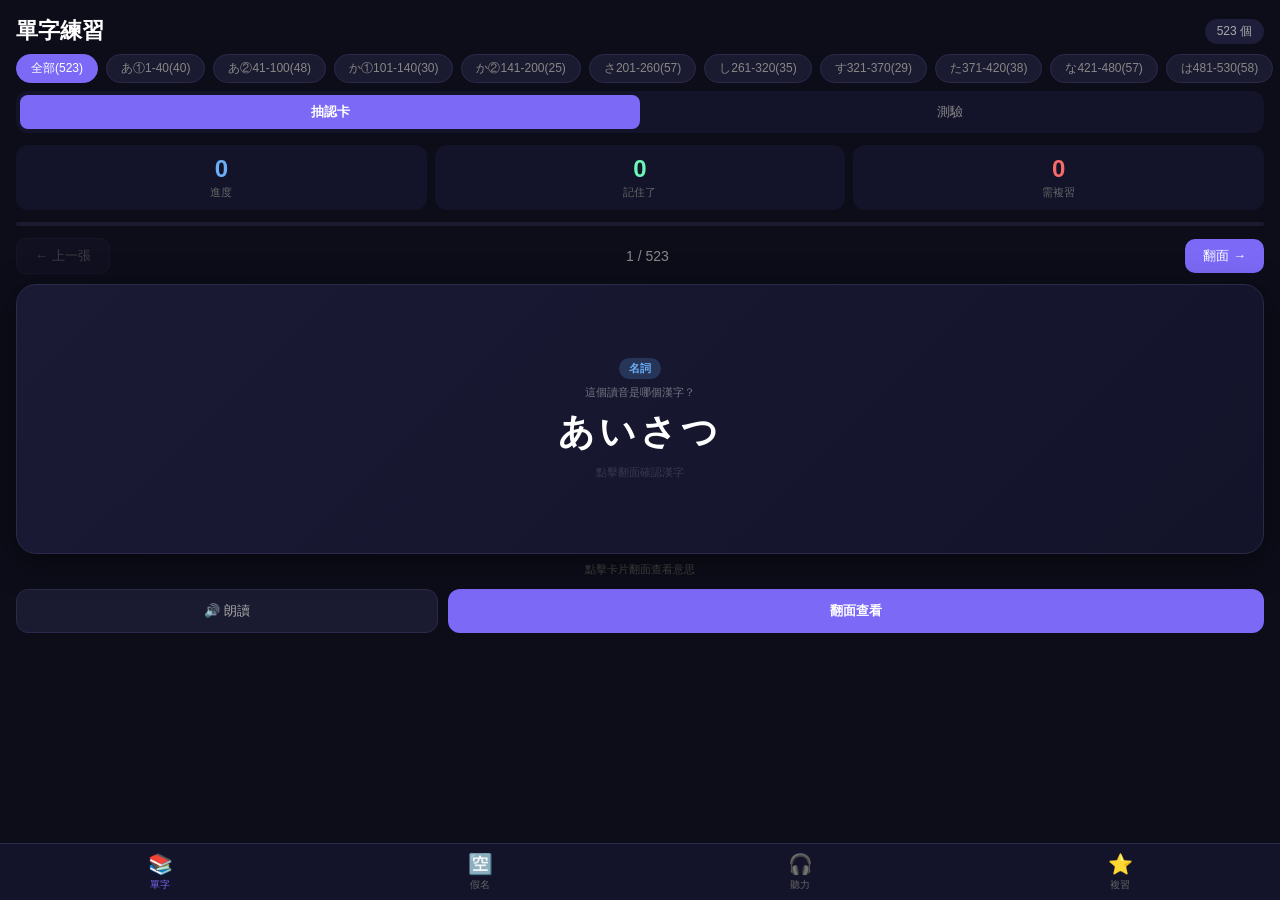
<file: index_6.html>
<!DOCTYPE html>
<html lang="zh-TW">
<head>
<meta charset="UTF-8">
<meta name="viewport" content="width=device-width, initial-scale=1.0, maximum-scale=1.0, user-scalable=no">
<meta name="apple-mobile-web-app-capable" content="yes">
<meta name="apple-mobile-web-app-status-bar-style" content="black-translucent">
<meta name="apple-mobile-web-app-title" content="N4單字">
<meta name="theme-color" content="#0d0d1a">
<title>N4單字學習</title>
<style>
*{box-sizing:border-box;margin:0;padding:0;-webkit-tap-highlight-color:transparent;}
body{background:#0d0d1a;color:#fff;font-family:'Hiragino Sans','Noto Sans JP','Noto Sans TC',sans-serif;min-height:100vh;padding-bottom:70px;}

/* ── 底部導航 ── */
.nav{position:fixed;bottom:0;left:0;right:0;background:#13132a;border-top:1px solid #2a2a4a;display:flex;z-index:100;}
.nav-item{flex:1;display:flex;flex-direction:column;align-items:center;justify-content:center;padding:8px 0;font-size:10px;color:#666;cursor:pointer;transition:color .2s;}
.nav-item.active{color:#7c6af7;}
.nav-item .ni{font-size:20px;margin-bottom:2px;}

/* ── 頁面區塊 ── */
.section{display:none;padding:0 0 16px;}
.section.active{display:block;}
.hdr{padding:16px 16px 8px;display:flex;align-items:center;justify-content:space-between;}
.hdr-title{font-size:22px;font-weight:800;}
.hdr-count{background:#1e1e3a;border-radius:20px;padding:4px 12px;font-size:12px;color:#aaa;}

/* ── 分組 Tab ── */
.ftags-wrap{overflow-x:auto;padding:0 16px 8px;scrollbar-width:none;}
.ftags-wrap::-webkit-scrollbar{display:none;}
.ftags{display:flex;gap:8px;width:max-content;}
.ftag{background:#1a1a30;border:1px solid #2a2a4a;color:#888;border-radius:20px;padding:5px 14px;font-size:12px;cursor:pointer;white-space:nowrap;transition:all .2s;font-family:inherit;}
.ftag.on{background:#7c6af7;border-color:#7c6af7;color:#fff;}

/* ── 模式切換 ── */
.mode-tabs{display:flex;background:#13132a;border-radius:12px;margin:0 16px 12px;padding:4px;}
.mode-tab{flex:1;text-align:center;padding:8px;border-radius:8px;font-size:13px;cursor:pointer;color:#888;transition:all .2s;font-family:inherit;border:none;background:none;}
.mode-tab.active{background:#7c6af7;color:#fff;font-weight:700;}

/* ── 統計列 ── */
.stats{display:grid;grid-template-columns:1fr 1fr 1fr;gap:8px;padding:0 16px 12px;}
.stat{background:#13132a;border-radius:12px;padding:10px;text-align:center;}
.stat-num{font-size:24px;font-weight:800;}
.stat-num.blue{color:#6aaff7;}
.stat-num.green{color:#6af7b8;}
.stat-num.red{color:#f76a6a;}
.stat-label{font-size:11px;color:#666;margin-top:2px;}

/* ── 進度條 ── */
.prog-wrap{margin:0 16px 12px;background:#1a1a30;border-radius:8px;height:4px;overflow:hidden;}
.prog-bar{height:100%;background:linear-gradient(90deg,#7c6af7,#6af7b8);border-radius:8px;transition:width .4s;}

/* ── 卡片導航 ── */
.card-nav{display:flex;align-items:center;justify-content:space-between;padding:0 16px 10px;}
.cnav-btn{background:#1a1a30;border:1px solid #2a2a4a;color:#aaa;border-radius:10px;padding:8px 18px;font-size:13px;cursor:pointer;font-family:inherit;}
.card-cnt{font-size:14px;color:#888;}
.cnav-flip{background:#7c6af7;border:none;color:#fff;border-radius:10px;padding:8px 18px;font-size:13px;cursor:pointer;font-family:inherit;}

/* ── 抽認卡（翻牌動畫）── */
.card-wrap{padding:0 16px;perspective:1000px;}
.card-inner{
  position:relative;width:100%;height:270px;
  transform-style:preserve-3d;-webkit-transform-style:preserve-3d;
  transition:transform .5s cubic-bezier(.4,0,.2,1);
  cursor:pointer;border-radius:20px;
}
/* ★ Gemini 優化：切換新卡片時瞬間復位，避免看到背面 */
.card-inner.no-transition{transition:none!important;}
.card-inner.flipped{transform:rotateY(180deg);}

.card-face{
  position:absolute;width:100%;height:100%;
  backface-visibility:hidden;-webkit-backface-visibility:hidden;
  border-radius:20px;display:flex;flex-direction:column;
  align-items:center;justify-content:center;padding:20px;
  background:linear-gradient(135deg,#1a1a35 0%,#13132a 100%);
  border:1px solid #2a2a4a;box-shadow:0 8px 32px rgba(0,0,0,.5);
}
.card-back{transform:rotateY(180deg);}

/* ── 卡片內容 ── */
.c-tag{font-size:11px;border-radius:20px;padding:3px 10px;font-weight:700;margin-bottom:6px;}
.c-rd{font-size:15px;color:#9a9aff;text-align:center;letter-spacing:2px;margin-top:4px;}
.c-mn{font-size:18px;font-weight:700;color:#6af7b8;text-align:center;margin-top:6px;}
.mem-box{background:rgba(124,106,247,.1);border:1px solid rgba(124,106,247,.3);border-radius:10px;padding:8px 12px;margin-top:8px;width:100%;}
.mem-label{font-size:10px;color:#7c6af7;font-weight:700;margin-bottom:2px;}
.mem-text{font-size:12px;color:#ccc;line-height:1.5;}
.ex-text{font-size:11px;color:#888;text-align:center;margin-top:6px;line-height:1.6;}

/* ★ 不熟次數追蹤點點 */
.miss-tracker{display:flex;align-items:center;gap:5px;margin-top:8px;}
.miss-dot{width:10px;height:10px;border-radius:50%;border:1.5px solid #f76a6a;background:transparent;transition:background .2s;}
.miss-dot.filled{background:#f76a6a;}
.miss-count{font-size:11px;color:#f76a6a;margin-left:2px;}

/* ── 卡片提示 ── */
.card-hint{text-align:center;font-size:11px;color:#444;padding:8px 0 0;}

/* ── 按鈕列 ── */
.vact{display:none;gap:10px;padding:12px 16px 0;}
.vact-btn{flex:1;padding:12px;border-radius:12px;font-size:14px;font-weight:700;cursor:pointer;border:none;font-family:inherit;}
.vact-btn.ok{background:rgba(106,247,184,.15);color:#6af7b8;border:1px solid #6af7b8;}
.vact-btn.ng{background:rgba(247,106,106,.15);color:#f76a6a;border:1px solid #f76a6a;}
.vflip{display:flex;gap:10px;padding:12px 16px 0;}
.speak-btn{background:#1a1a30;border:1px solid #2a2a4a;color:#aaa;border-radius:12px;padding:12px;font-size:13px;cursor:pointer;font-family:inherit;flex:1;}
.flip-btn{background:#7c6af7;border:none;color:#fff;border-radius:12px;padding:12px;font-size:13px;cursor:pointer;font-family:inherit;flex:2;font-weight:700;}

/* ── 測驗模式 ── */
.qbox{padding:0 16px;}
.q-word{font-family:'Hiragino Mincho ProN','Noto Serif JP',serif;font-size:32px;font-weight:700;text-align:center;margin-bottom:4px;}
.q-sub{font-size:13px;color:#888;text-align:center;margin-bottom:16px;}
.q-opts{display:grid;grid-template-columns:1fr 1fr;gap:8px;margin-bottom:12px;}
.q-opt{background:#1a1a30;border:1px solid #2a2a4a;color:#ddd;border-radius:12px;padding:12px 8px;font-size:13px;cursor:pointer;font-family:inherit;}
.q-opt.ok{background:rgba(106,247,184,.2);border-color:#6af7b8;color:#6af7b8;}
.q-opt.ng{background:rgba(247,106,106,.2);border-color:#f76a6a;color:#f76a6a;}
.q-res{padding:10px 14px;border-radius:10px;font-size:13px;margin-bottom:8px;line-height:1.6;}
.q-res.ok{background:rgba(106,247,184,.1);color:#6af7b8;}
.q-res.ng{background:rgba(247,106,106,.1);color:#f76a6a;}
.next-btn{width:100%;padding:12px;background:#7c6af7;color:#fff;border:none;border-radius:12px;font-size:14px;font-weight:700;cursor:pointer;margin-top:8px;font-family:inherit;}

/* ── 複習清單 ── */
.empty-state{text-align:center;padding:40px 20px;color:#666;font-size:15px;line-height:2;}
.rtabs{display:flex;gap:8px;padding:0 16px 12px;}
.rtab{background:#1a1a30;border:1px solid #2a2a4a;color:#888;border-radius:20px;padding:5px 14px;font-size:12px;cursor:pointer;font-family:inherit;}
.rtab.active{background:#7c6af7;border-color:#7c6af7;color:#fff;}
.rev-item{background:#13132a;border:1px solid #2a2a4a;border-radius:14px;padding:14px;margin:0 16px 10px;}
.rev-row{display:flex;align-items:center;gap:8px;margin-bottom:6px;flex-wrap:wrap;}
.rev-jp{font-family:'Hiragino Mincho ProN','Noto Serif JP',serif;font-size:20px;font-weight:700;}
.rev-rd{font-size:13px;color:#9a9aff;}
.rev-speak{background:none;border:none;font-size:18px;cursor:pointer;margin-left:auto;}
.rev-mn{font-size:14px;color:#6af7b8;margin-bottom:6px;}
.rev-miss{font-size:11px;color:#f76a6a;margin-top:4px;}

/* ── 聽力練習 ── */
.listen-card{background:linear-gradient(135deg,#1a1a35,#13132a);border:1px solid #2a2a4a;border-radius:20px;margin:0 16px;padding:40px 20px;text-align:center;min-height:220px;display:flex;flex-direction:column;align-items:center;justify-content:center;}
.listen-icon{font-size:56px;margin-bottom:12px;}
.listen-hint{font-size:13px;color:#666;margin-bottom:16px;}
.play-btn{background:#7c6af7;border:none;color:#fff;border-radius:14px;padding:14px 32px;font-size:15px;font-weight:700;cursor:pointer;font-family:inherit;}
.l-jp{font-family:'Hiragino Mincho ProN','Noto Serif JP',serif;font-size:28px;font-weight:700;margin-bottom:4px;}
.l-rd{font-size:15px;color:#9a9aff;letter-spacing:2px;margin-bottom:4px;}
.l-mn{font-size:16px;color:#6af7b8;}
.lact{display:none;gap:10px;padding:12px 16px 0;}
.lplay{display:flex;gap:10px;padding:12px 16px 0;}

/* ★ Toast 提示 */
.toast{
  position:fixed;top:18px;left:50%;
  transform:translateX(-50%) translateY(-8px);
  background:#f7c46a;color:#1a0f00;
  padding:9px 22px;border-radius:20px;
  font-size:13px;font-weight:700;
  z-index:9999;opacity:0;
  transition:opacity .3s,transform .3s;
  pointer-events:none;white-space:nowrap;
}
.toast.show{opacity:1;transform:translateX(-50%) translateY(0);}
</style>
</head>
<body>

<div class="toast" id="toast"></div>

<!-- ══ 單字練習 ══ -->
<div class="section active" id="s-vocab">
  <div class="hdr">
    <div class="hdr-title">單字練習</div>
    <div class="hdr-count" id="vocab-count">590 個</div>
  </div>
  <div class="ftags-wrap"><div class="ftags" id="ftags"></div></div>
  <div class="mode-tabs">
    <button class="mode-tab active" id="vm-flash" onclick="setVMode('flash')">抽認卡</button>
    <button class="mode-tab" id="vm-quiz" onclick="setVMode('quiz')">測驗</button>
  </div>

  <!-- 抽認卡 -->
  <div id="vm-flash-div">
    <div class="stats">
      <div class="stat"><div class="stat-num blue" id="sv-t">0</div><div class="stat-label">進度</div></div>
      <div class="stat"><div class="stat-num green" id="sv-k">0</div><div class="stat-label">記住了</div></div>
      <div class="stat"><div class="stat-num red" id="sv-f">0</div><div class="stat-label">需複習</div></div>
    </div>
    <div class="prog-wrap"><div class="prog-bar" id="vp" style="width:0%"></div></div>
    <div class="card-nav">
      <button class="cnav-btn" id="v-prev" onclick="vPrev()">← 上一張</button>
      <span class="card-cnt" id="vcnt">1 / 590</span>
      <button class="cnav-flip" onclick="flipCard()">翻面 →</button>
    </div>
    <div class="card-wrap">
      <div class="card-inner" id="ci" onclick="flipCard()">
        <div class="card-face card-front" id="cfront"></div>
        <div class="card-face card-back" id="cback"></div>
      </div>
    </div>
    <div class="card-hint" id="vhint">點擊卡片翻面查看意思</div>
    <div class="vflip" id="vflip">
      <button class="speak-btn" onclick="speakCurrent()">🔊 朗讀</button>
      <button class="flip-btn" onclick="flipCard()">翻面查看</button>
    </div>
    <div class="vact" id="vact">
      <button class="vact-btn ng" onclick="vAns(false)">❌ 不熟</button>
      <button class="vact-btn ok" onclick="vAns(true)">✅ 記住了</button>
    </div>
  </div>

  <!-- 測驗 -->
  <div id="vm-quiz-div" style="display:none;">
    <div class="stats">
      <div class="stat"><div class="stat-num blue" id="sv-t2">0</div><div class="stat-label">進度</div></div>
      <div class="stat"><div class="stat-num green" id="sv-k2">0</div><div class="stat-label">答對</div></div>
      <div class="stat"><div class="stat-num red" id="sv-f2">0</div><div class="stat-label">答錯</div></div>
    </div>
    <div class="qbox" id="qbox"></div>
  </div>
</div>

<!-- ══ 假名練習 ══ -->
<div class="section" id="s-kana">
  <div class="hdr"><div class="hdr-title">假名練習</div></div>
  <div class="mode-tabs">
    <button class="mode-tab active" id="km-flash" onclick="setKMode('flash')">抽認卡</button>
    <button class="mode-tab" id="km-kanji" onclick="setKMode('kanji')">漢字測驗</button>
    <button class="mode-tab" id="km-meaning" onclick="setKMode('meaning')">意思測驗</button>
  </div>
  <div id="km-flash-div">
    <div class="stats">
      <div class="stat"><div class="stat-num blue" id="sk-t">0</div><div class="stat-label">進度</div></div>
      <div class="stat"><div class="stat-num green" id="sk-k">0</div><div class="stat-label">記住了</div></div>
      <div class="stat"><div class="stat-num red" id="sk-f">0</div><div class="stat-label">需複習</div></div>
    </div>
    <div class="prog-wrap"><div class="prog-bar" id="kp" style="width:0%"></div></div>
    <div class="card-nav">
      <button class="cnav-btn" onclick="kPrev()">← 上一張</button>
      <span class="card-cnt" id="kcnt">1 / 590</span>
      <button class="cnav-flip" onclick="flipKana()">翻面 →</button>
    </div>
    <div class="card-wrap">
      <div class="card-inner" id="kci" onclick="flipKana()">
        <div class="card-face card-front" id="kfront"></div>
        <div class="card-face card-back" id="kback"></div>
      </div>
    </div>
    <div class="card-hint" id="khint">點擊卡片翻面確認漢字</div>
    <div class="vflip" id="kflip">
      <button class="speak-btn" onclick="speakKana()">🔊 朗讀</button>
      <button class="flip-btn" onclick="flipKana()">翻面查看</button>
    </div>
    <div class="vact" id="kact">
      <button class="vact-btn ng" onclick="kAns(false)">❌ 不熟</button>
      <button class="vact-btn ok" onclick="kAns(true)">✅ 記住了</button>
    </div>
  </div>
  <div id="km-kanji-div" style="display:none;"><div class="qbox" id="kquiz-kanji"></div></div>
  <div id="km-meaning-div" style="display:none;"><div class="qbox" id="kquiz-meaning"></div></div>
</div>

<!-- ══ 聽力練習 ══ -->
<div class="section" id="s-listen">
  <div class="hdr"><div class="hdr-title">聽力練習</div></div>
  <div class="stats">
    <div class="stat"><div class="stat-num blue" id="sl-t">0</div><div class="stat-label">進度</div></div>
    <div class="stat"><div class="stat-num green" id="sl-k">0</div><div class="stat-label">答對</div></div>
    <div class="stat"><div class="stat-num red" id="sl-f">0</div><div class="stat-label">需複習</div></div>
  </div>
  <div class="prog-wrap"><div class="prog-bar" id="lp" style="width:0%"></div></div>
  <div class="card-nav">
    <button class="cnav-btn" onclick="lPrev()">← 上一個</button>
    <span class="card-cnt" id="lnum">1 / 590</span>
    <div style="width:80px"></div>
  </div>
  <div class="listen-card" id="lcard">
    <div class="listen-icon">🎧</div>
    <p class="listen-hint">按下播放，聽發音猜單字</p>
    <div id="lreveal" style="display:none;"></div>
  </div>
  <div class="lplay" id="lplay">
    <button class="speak-btn" onclick="playListen()">🔊 播放</button>
    <button class="flip-btn" onclick="showListen()">顯示答案</button>
  </div>
  <div class="lact" id="lact">
    <button class="vact-btn ng" onclick="lAns(false)">❌ 不熟</button>
    <button class="vact-btn ok" onclick="lAns(true)">✅ 記住了</button>
  </div>
</div>

<!-- ══ 複習清單 ══ -->
<div class="section" id="s-review">
  <div class="hdr"><div class="hdr-title">複習清單</div></div>
  <div class="rtabs">
    <button class="rtab active" id="rt-vocab" onclick="setRTab('vocab')">單字</button>
    <button class="rtab" id="rt-kana" onclick="setRTab('kana')">假名</button>
  </div>
  <div id="rv-vocab"></div>
  <div id="rv-kana" style="display:none;"></div>
  <div style="padding:0 16px 16px;">
    <button class="next-btn" style="background:#f76a6a;" onclick="resetAll()">↺ 重置所有進度</button>
  </div>
</div>

<!-- ══ 底部導航 ══ -->
<nav class="nav">
  <div class="nav-item active" id="n-vocab" onclick="setSection('vocab')"><div class="ni">📚</div>單字</div>
  <div class="nav-item" id="n-kana" onclick="setSection('kana')"><div class="ni">🈳</div>假名</div>
  <div class="nav-item" id="n-listen" onclick="setSection('listen')"><div class="ni">🎧</div>聽力</div>
  <div class="nav-item" id="n-review" onclick="setSection('review')"><div class="ni">⭐</div>複習</div>
</nav>

<script>
// ══════════════════════════════════════════
//  品詞標籤設定
// ══════════════════════════════════════════
const TC={
  noun:{l:'名詞',bg:'rgba(106,175,247,0.2)',cl:'#6aaff7'},
  verb:{l:'動詞',bg:'rgba(106,247,184,0.2)',cl:'#6af7b8'},
  adj: {l:'形容詞',bg:'rgba(247,160,106,0.2)',cl:'#f7a06a'},
  adv: {l:'副詞',bg:'rgba(247,106,247,0.2)',cl:'#f76af7'},
  expr:{l:'表達',bg:'rgba(247,228,106,0.2)',cl:'#f7e46a'},
};

// ══════════════════════════════════════════
//  分組 Tag 設定
// ══════════════════════════════════════════
const TAGS=[
  {k:'all',l:'全部'},
  {k:'あ①',l:'あ①1-40'},{k:'あ②',l:'あ②41-100'},
  {k:'か①',l:'か①101-140'},{k:'か②',l:'か②141-200'},
  {k:'さ',l:'さ201-260'},{k:'し',l:'し261-320'},
  {k:'す',l:'す321-370'},{k:'た',l:'た371-420'},
  {k:'な',l:'な421-480'},{k:'は',l:'は481-530'},
  {k:'ま',l:'ま531-565'},{k:'新',l:'新増566+'},
];

// ══════════════════════════════════════════
//  單字資料
// ══════════════════════════════════════════
const VOCAB=[
  {jp:'挨拶',rd:'あいさつ',mn:'打招呼',pos:'noun',tag:'あ①',mem:'あいさつ＝相遇時的禮儀',ex:'毎朝、元気に挨拶しましょう。'},
  {jp:'青',rd:'あお',mn:'藍色',pos:'noun',tag:'あ①',mem:'あお→藍天的顏色',ex:'空は青いです。'},
  {jp:'青い',rd:'あおい',mn:'藍色的',pos:'adj',tag:'あ①',mem:'青い空＝藍天',ex:'青い空が好きです。'},
  {jp:'赤',rd:'あか',mn:'紅色',pos:'noun',tag:'あ①',mem:'あか→紅蘋果',ex:'赤いりんごを食べます。'},
  {jp:'秋',rd:'あき',mn:'秋天',pos:'noun',tag:'あ①',mem:'あき→落葉季節',ex:'秋になると葉が落ちます。'},
  {jp:'空き缶',rd:'あきかん',mn:'空罐子',pos:'noun',tag:'あ①',mem:'空き＝空的＋缶＝罐',ex:'空き缶を捨てないでください。'},
  {jp:'開ける',rd:'あける',mn:'打開',pos:'verb',tag:'あ①',mem:'あける→打開門窗',ex:'窓を開けてください。'},
  {jp:'味',rd:'あじ',mn:'味道',pos:'noun',tag:'あ①',mem:'あじ→舌頭感受到的',ex:'この料理は味がいいです。'},
  {jp:'遊ぶ',rd:'あそぶ',mn:'玩耍',pos:'verb',tag:'あ①',mem:'あそぶ→孩子在玩',ex:'子供たちが公園で遊んでいます。'},
  {jp:'温かい',rd:'あたたかい',mn:'溫暖的',pos:'adj',tag:'あ①',mem:'あたたかい→溫暖的感覺',ex:'温かいお茶を飲みます。'},
  {jp:'集まる',rd:'あつまる',mn:'聚集',pos:'verb',tag:'あ①',mem:'あつまる→大家聚在一起',ex:'友達が家に集まります。'},
  {jp:'集める',rd:'あつめる',mn:'收集',pos:'verb',tag:'あ①',mem:'あつめる→把東西收集起來',ex:'切手を集めています。'},
  {jp:'宛先',rd:'あてさき',mn:'收件人地址',pos:'noun',tag:'あ①',mem:'宛先＝寄送目的地',ex:'宛先を確認してください。'},
  {jp:'あまり',rd:'あまり',mn:'不太（否定）',pos:'adv',tag:'あ①',mem:'あまり＋否定＝不太～',ex:'あまり好きじゃないです。'},
  {jp:'雨',rd:'あめ',mn:'雨',pos:'noun',tag:'あ①',mem:'あめ→從天上掉下來的水',ex:'雨が降っています。'},
  {jp:'謝る',rd:'あやまる',mn:'道歉',pos:'verb',tag:'あ①',mem:'あやまる→低頭說對不起',ex:'失敗したので謝りました。'},
  {jp:'歩く',rd:'あるく',mn:'走路',pos:'verb',tag:'あ①',mem:'あるく→用腳走路',ex:'毎日30分歩きます。'},
  {jp:'アルバイト',rd:'アルバイト',mn:'打工',pos:'noun',tag:'あ①',mem:'德文Arbeit→工作',ex:'学生がアルバイトをしています。'},
  {jp:'案内',rd:'あんない',mn:'引導',pos:'noun',tag:'あ①',mem:'案内→帶路指引',ex:'駅まで案内します。'},
  {jp:'以外',rd:'いがい',mn:'以外',pos:'noun',tag:'あ①',mem:'以外＝除此之外',ex:'これ以外に方法はありません。'},
  {jp:'意外',rd:'いがい',mn:'意外的',pos:'adj',tag:'あ①',mem:'意外＝出乎意料',ex:'意外な結果になりました。'},
  {jp:'生け花',rd:'いけばな',mn:'插花',pos:'noun',tag:'あ①',mem:'生け＋花＝讓花活著',ex:'生け花を習っています。'},
  {jp:'意見',rd:'いけん',mn:'意見',pos:'noun',tag:'あ①',mem:'意見＝自己的想法',ex:'あなたの意見を聞かせてください。'},
  {jp:'石',rd:'いし',mn:'石頭',pos:'noun',tag:'あ①',mem:'いし→路邊的石頭',ex:'川で石を拾いました。'},
  {jp:'急がない',rd:'いそがない',mn:'不趕快',pos:'verb',tag:'あ①',mem:'急ぐ的否定形',ex:'急がないと遅れます。'},
  {jp:'頂きます',rd:'いただきます',mn:'我開動了',pos:'expr',tag:'あ①',mem:'吃飯前的感謝語',ex:'食事の前に頂きますと言います。'},
  {jp:'一日中',rd:'いちにちちゅう',mn:'一整天',pos:'adv',tag:'あ①',mem:'一日＋中＝整天',ex:'一日中勉強しました。'},
  {jp:'いつか',rd:'いつか',mn:'總有一天',pos:'adv',tag:'あ①',mem:'いつか→未來某個時候',ex:'いつか日本に行きたいです。'},
  {jp:'いつでも',rd:'いつでも',mn:'隨時',pos:'adv',tag:'あ①',mem:'いつ＋でも＝任何時候',ex:'いつでも来てください。'},
  {jp:'いつまで',rd:'いつまで',mn:'到什麼時候',pos:'adv',tag:'あ①',mem:'いつ＋まで＝到何時',ex:'いつまで待てばいいですか。'},
  {jp:'いつも',rd:'いつも',mn:'總是',pos:'adv',tag:'あ①',mem:'いつも→每次都是',ex:'いつも笑顔ですね。'},
  {jp:'糸',rd:'いと',mn:'線',pos:'noun',tag:'あ①',mem:'いと→細細的線',ex:'針に糸を通します。'},
  {jp:'今すぐ',rd:'いますぐ',mn:'馬上',pos:'adv',tag:'あ①',mem:'今＋すぐ＝立刻現在',ex:'今すぐ来てください。'},
  {jp:'意味',rd:'いみ',mn:'意思',pos:'noun',tag:'あ①',mem:'意味＝這個詞代表什麼',ex:'この言葉の意味は何ですか。'},
  {jp:'いらっしゃいませ',rd:'いらっしゃいませ',mn:'歡迎光臨',pos:'expr',tag:'あ①',mem:'店員歡迎客人的用語',ex:'店員が「いらっしゃいませ」と言いました。'},
  {jp:'入れる',rd:'いれる',mn:'放入',pos:'verb',tag:'あ①',mem:'いれる→把東西放進去',ex:'バッグに荷物を入れます。'},
  {jp:'インターネット',rd:'インターネット',mn:'網路',pos:'noun',tag:'あ①',mem:'Internet→網路',ex:'インターネットで調べます。'},
  {jp:'受付',rd:'うけつけ',mn:'接待處',pos:'noun',tag:'あ①',mem:'受け付け＝接受辦理',ex:'受付で名前を書きます。'},
  {jp:'受ける',rd:'うける',mn:'接受',pos:'verb',tag:'あ①',mem:'うける→承受、接受',ex:'試験を受けます。'},
  {jp:'動かない',rd:'うごかない',mn:'不動',pos:'verb',tag:'あ①',mem:'動く的否定＝不動',ex:'車が動かないです。'},
  {jp:'薄い',rd:'うすい',mn:'薄的',pos:'adj',tag:'あ②',mem:'うすい→厚さが少ない',ex:'この本は薄いです。'},
  {jp:'嘘',rd:'うそ',mn:'謊言',pos:'noun',tag:'あ②',mem:'うそをつく＝說謊',ex:'嘘をついてはいけません。'},
  {jp:'うっかり',rd:'うっかり',mn:'不小心',pos:'adv',tag:'あ②',mem:'うっかり→粗心大意',ex:'うっかり忘れてしまいました。'},
  {jp:'美しい',rd:'うつくしい',mn:'美麗的',pos:'adj',tag:'あ②',mem:'うつくしい→令人讚嘆的美',ex:'富士山は美しいです。'},
  {jp:'移す',rd:'うつす',mn:'移動',pos:'verb',tag:'あ②',mem:'うつす→把位置移過去',ex:'机を部屋に移します。'},
  {jp:'映す',rd:'うつす',mn:'投影',pos:'verb',tag:'あ②',mem:'うつす→映在螢幕上',ex:'スクリーンに映します。'},
  {jp:'写す',rd:'うつす',mn:'抄寫',pos:'verb',tag:'あ②',mem:'うつす→複製一份',ex:'ノートに写します。'},
  {jp:'うまい',rd:'うまい',mn:'好吃・厲害',pos:'adj',tag:'あ②',mem:'うまい→技術或味道都好',ex:'この料理はうまいです。'},
  {jp:'売り場',rd:'うりば',mn:'賣場',pos:'noun',tag:'あ②',mem:'売り＋場＝販售的地方',ex:'食品売り場はどこですか。'},
  {jp:'売る',rd:'うる',mn:'賣',pos:'verb',tag:'あ②',mem:'うる→把東西賣出去',ex:'お土産を売っています。'},
  {jp:'上着',rd:'うわぎ',mn:'外套',pos:'noun',tag:'あ②',mem:'上＋着＝穿在上面的衣服',ex:'上着を着てください。'},
  {jp:'運転',rd:'うんてん',mn:'駕駛',pos:'noun',tag:'あ②',mem:'運転→操控交通工具',ex:'車を運転します。'},
  {jp:'運転手',rd:'うんてんしゅ',mn:'司機',pos:'noun',tag:'あ②',mem:'運転＋手＝開車的人',ex:'バスの運転手さんに聞きます。'},
  {jp:'運動場',rd:'うんどうじょう',mn:'運動場',pos:'noun',tag:'あ②',mem:'運動＋場＝運動的地方',ex:'運動場で走ります。'},
  {jp:'営業',rd:'えいぎょう',mn:'營業',pos:'noun',tag:'あ②',mem:'営業中＝現在開門中',ex:'9時から営業しています。'},
  {jp:'駅員',rd:'えきいん',mn:'車站人員',pos:'noun',tag:'あ②',mem:'駅＋員＝車站的工作人員',ex:'駅員に道を聞きました。'},
  {jp:'エスカレーター',rd:'エスカレーター',mn:'手扶梯',pos:'noun',tag:'あ②',mem:'escalator→自動移動的梯子',ex:'エスカレーターで上がります。'},
  {jp:'蝦',rd:'えび',mn:'蝦子',pos:'noun',tag:'あ②',mem:'えび→海鮮中的蝦',ex:'エビが好きです。'},
  {jp:'絵本',rd:'えほん',mn:'繪本',pos:'noun',tag:'あ②',mem:'絵＋本＝有圖畫的書',ex:'子供に絵本を読みます。'},
  {jp:'選ぶ',rd:'えらぶ',mn:'選擇',pos:'verb',tag:'あ②',mem:'えらぶ→從多個中選一個',ex:'好きな色を選んでください。'},
  {jp:'エレベーター',rd:'エレベーター',mn:'電梯',pos:'noun',tag:'あ②',mem:'elevator→上下移動的箱子',ex:'エレベーターで3階へ行きます。'},
  {jp:'エンジニア',rd:'エンジニア',mn:'工程師',pos:'noun',tag:'あ②',mem:'engineer→技術專業人員',ex:'彼はエンジニアです。'},
  {jp:'遠慮',rd:'えんりょ',mn:'客氣',pos:'noun',tag:'あ②',mem:'遠慮なく＝請不要客氣',ex:'遠慮しないでください。'},
  {jp:'大勢',rd:'おおぜい',mn:'很多人',pos:'noun',tag:'あ②',mem:'大勢＝人數眾多',ex:'大勢の人が集まりました。'},
  {jp:'オートバイ',rd:'オートバイ',mn:'摩托車',pos:'noun',tag:'あ②',mem:'auto+bike→機車',ex:'オートバイで来ました。'},
  {jp:'お菓子',rd:'おかし',mn:'點心',pos:'noun',tag:'あ②',mem:'おかし→甜食點心',ex:'お菓子を食べます。'},
  {jp:'お客',rd:'おきゃく',mn:'客人',pos:'noun',tag:'あ②',mem:'お客さん→來訪的人',ex:'お客さんが来ています。'},
  {jp:'起きる',rd:'おきる',mn:'起床',pos:'verb',tag:'あ②',mem:'おきる→從睡夢中醒來',ex:'朝6時に起きます。'},
  {jp:'遅れる',rd:'おくれる',mn:'遲到',pos:'verb',tag:'あ②',mem:'おくれる→比預定時間晚',ex:'電車が遅れています。'},
  {jp:'怒る',rd:'おこる',mn:'生氣',pos:'verb',tag:'あ②',mem:'おこる→火氣上來了',ex:'先生が怒りました。'},
  {jp:'お辞儀',rd:'おじぎ',mn:'鞠躬',pos:'noun',tag:'あ②',mem:'おじぎ→日本的禮儀動作',ex:'深くお辞儀をします。'},
  {jp:'お知らせ',rd:'おしらせ',mn:'通知',pos:'noun',tag:'あ②',mem:'お知らせ＝告知事項',ex:'大切なお知らせがあります。'},
  {jp:'押す',rd:'おす',mn:'按',pos:'verb',tag:'あ②',mem:'おす→用力壓下去',ex:'ボタンを押してください。'},
  {jp:'遅い',rd:'おそい',mn:'慢的',pos:'adj',tag:'あ②',mem:'おそい→速度或時間慢',ex:'この電車は遅いです。'},
  {jp:'教わる',rd:'おそわる',mn:'被教導',pos:'verb',tag:'あ②',mem:'おそわる→向人學習',ex:'先生に教わります。'},
  {jp:'落ちる',rd:'おちる',mn:'掉落',pos:'verb',tag:'あ②',mem:'おちる→從高處落下',ex:'リンゴが落ちました。'},
  {jp:'音',rd:'おと',mn:'聲音',pos:'noun',tag:'あ②',mem:'おと→耳朵聽到的',ex:'大きな音がします。'},
  {jp:'落とす',rd:'おとす',mn:'弄掉',pos:'verb',tag:'あ②',mem:'おとす→使東西掉落',ex:'財布を落としました。'},
  {jp:'大人しい',rd:'おとなしい',mn:'乖巧的',pos:'adj',tag:'あ②',mem:'おとなしい→不吵鬧',ex:'大人しい子供です。'},
  {jp:'驚く',rd:'おどろく',mn:'驚訝',pos:'verb',tag:'あ②',mem:'おどろく→嚇一大跳',ex:'突然の知らせに驚きました。'},
  {jp:'お腹',rd:'おなか',mn:'肚子',pos:'noun',tag:'あ②',mem:'お腹が空く＝肚子餓',ex:'お腹が空きました。'},
  {jp:'同じ',rd:'おなじ',mn:'相同的',pos:'adj',tag:'あ②',mem:'おなじ→一模一樣',ex:'同じ色です。'},
  {jp:'お久しぶり',rd:'おひさしぶり',mn:'好久不見',pos:'expr',tag:'あ②',mem:'久しぶり＝好久沒見',ex:'お久しぶりですね！'},
  {jp:'覚える',rd:'おぼえる',mn:'記住',pos:'verb',tag:'あ②',mem:'おぼえる→記在腦子裡',ex:'単語を覚えます。'},
  {jp:'お見舞い',rd:'おみまい',mn:'探病',pos:'noun',tag:'あ②',mem:'お見舞い→去看生病的人',ex:'入院した友達にお見舞いに行きます。'},
  {jp:'思い出',rd:'おもいで',mn:'回憶',pos:'noun',tag:'あ②',mem:'思い＋出＝腦中浮現的',ex:'楽しい思い出があります。'},
  {jp:'泳ぐ',rd:'およぐ',mn:'游泳',pos:'verb',tag:'あ②',mem:'およぐ→在水中移動',ex:'プールで泳ぎます。'},
  {jp:'お礼',rd:'おれい',mn:'道謝',pos:'noun',tag:'あ②',mem:'お礼を言う＝說謝謝',ex:'お礼を言います。'},
  {jp:'カード',rd:'カード',mn:'卡片',pos:'noun',tag:'か①',mem:'card→卡片',ex:'クレジットカードで払います。'},
  {jp:'外国人',rd:'がいこくじん',mn:'外國人',pos:'noun',tag:'か①',mem:'外国＋人＝來自外國的人',ex:'外国人が多い街です。'},
  {jp:'改札口',rd:'かいさつぐち',mn:'剪票口',pos:'noun',tag:'か①',mem:'改札＝驗票的地方',ex:'改札口で待ちます。'},
  {jp:'会場',rd:'かいじょう',mn:'會場',pos:'noun',tag:'か①',mem:'会＋場＝集會的地方',ex:'会場に集まってください。'},
  {jp:'階段',rd:'かいだん',mn:'樓梯',pos:'noun',tag:'か①',mem:'階＋段＝一層一層的',ex:'階段を上ります。'},
  {jp:'会話',rd:'かいわ',mn:'會話',pos:'noun',tag:'か①',mem:'会話＝互相說話',ex:'日本語で会話します。'},
  {jp:'返す',rd:'かえす',mn:'歸還',pos:'verb',tag:'か①',mem:'かえす→還回去',ex:'本を図書館に返します。'},
  {jp:'替える',rd:'かえる',mn:'替換',pos:'verb',tag:'か①',mem:'かえる→換一個新的',ex:'電球を替えます。'},
  {jp:'係り',rd:'かかり',mn:'負責人',pos:'noun',tag:'か①',mem:'かかり→負責處理的人',ex:'係りの人に聞いてください。'},
  {jp:'鍵',rd:'かぎ',mn:'鑰匙',pos:'noun',tag:'か①',mem:'かぎ→開鎖的工具',ex:'鍵をなくしました。'},
  {jp:'家具',rd:'かぐ',mn:'家具',pos:'noun',tag:'か①',mem:'家具＝家裡的用品',ex:'新しい家具を買います。'},
  {jp:'飾る',rd:'かざる',mn:'裝飾',pos:'verb',tag:'か①',mem:'かざる→讓空間變漂亮',ex:'部屋に花を飾ります。'},
  {jp:'貸す',rd:'かす',mn:'借出',pos:'verb',tag:'か①',mem:'かす→把東西借給別人',ex:'友達に本を貸します。'},
  {jp:'数',rd:'かず',mn:'數量',pos:'noun',tag:'か①',mem:'かず→有多少個',ex:'数が多いです。'},
  {jp:'数える',rd:'かぞえる',mn:'數數',pos:'verb',tag:'か①',mem:'かぞえる→一個一個數',ex:'1から10まで数えます。'},
  {jp:'形',rd:'かたち',mn:'形狀',pos:'noun',tag:'か①',mem:'かたち→外觀的樣子',ex:'丸い形です。'},
  {jp:'片付ける',rd:'かたづける',mn:'整理',pos:'verb',tag:'か①',mem:'かたづける→把亂的整理好',ex:'部屋を片付けます。'},
  {jp:'課長',rd:'かちょう',mn:'課長',pos:'noun',tag:'か①',mem:'課＋長＝部門主管',ex:'課長に報告します。'},
  {jp:'角',rd:'かど',mn:'轉角',pos:'noun',tag:'か①',mem:'かど→路的轉彎處',ex:'角を曲がってください。'},
  {jp:'必ず',rd:'かならず',mn:'一定',pos:'adv',tag:'か①',mem:'かならず→百分百會發生',ex:'必ず来てください。'},
  {jp:'咬む',rd:'かむ',mn:'咬',pos:'verb',tag:'か①',mem:'かむ→用牙齒咬',ex:'よく咬んで食べます。'},
  {jp:'通う',rd:'かよう',mn:'通勤',pos:'verb',tag:'か①',mem:'かよう→固定往返某個地方',ex:'学校に通っています。'},
  {jp:'体',rd:'からだ',mn:'身體',pos:'noun',tag:'か①',mem:'からだ→整個身體',ex:'体を大切にしてください。'},
  {jp:'借りる',rd:'かりる',mn:'借入',pos:'verb',tag:'か①',mem:'かりる→向別人借來用',ex:'図書館で本を借ります。'},
  {jp:'軽い',rd:'かるい',mn:'輕的',pos:'adj',tag:'か①',mem:'かるい→重量很少',ex:'このカバンは軽いです。'},
  {jp:'カレー',rd:'カレー',mn:'咖哩',pos:'noun',tag:'か①',mem:'curry→咖哩料理',ex:'カレーを食べます。'},
  {jp:'乾く',rd:'かわく',mn:'乾燥',pos:'verb',tag:'か①',mem:'かわく→水分消失變乾',ex:'洗濯物が乾きました。'},
  {jp:'変わる',rd:'かわる',mn:'改變',pos:'verb',tag:'か①',mem:'かわる→和以前不同了',ex:'天気が変わりました。'},
  {jp:'考える',rd:'かんがえる',mn:'思考',pos:'verb',tag:'か①',mem:'かんがえる→動腦思考',ex:'よく考えてから答えます。'},
  {jp:'関係',rd:'かんけい',mn:'關係',pos:'noun',tag:'か①',mem:'関係→兩者之間的連結',ex:'彼とは関係がありません。'},
  {jp:'看護師',rd:'かんごし',mn:'護理師',pos:'noun',tag:'か②',mem:'看護＋師＝照顧病人的人',ex:'看護師になりたいです。'},
  {jp:'黄色',rd:'きいろ',mn:'黃色',pos:'noun',tag:'か②',mem:'きいろ→向日葵的顏色',ex:'ひまわりは黄色いです。'},
  {jp:'消える',rd:'きえる',mn:'消失',pos:'verb',tag:'か②',mem:'きえる→不見了',ex:'電気が消えました。'},
  {jp:'機械',rd:'きかい',mn:'機器',pos:'noun',tag:'か②',mem:'機械＝運作的裝置',ex:'機械が故障しました。'},
  {jp:'危険',rd:'きけん',mn:'危險',pos:'noun',tag:'か②',mem:'危険→可能受傷的狀況',ex:'ここは危険です。'},
  {jp:'帰国',rd:'きこく',mn:'回國',pos:'noun',tag:'か②',mem:'帰＋国＝回自己的國家',ex:'来月帰国します。'},
  {jp:'技術',rd:'ぎじゅつ',mn:'技術',pos:'noun',tag:'か②',mem:'技術＝專業的能力',ex:'技術を学びます。'},
  {jp:'汚い',rd:'きたない',mn:'髒的',pos:'adj',tag:'か②',mem:'きたない→需要清潔的',ex:'部屋が汚いです。'},
  {jp:'喫茶店',rd:'きっさてん',mn:'咖啡廳',pos:'noun',tag:'か②',mem:'喫茶＝喝茶的店',ex:'喫茶店でコーヒーを飲みます。'},
  {jp:'きっと',rd:'きっと',mn:'一定',pos:'adv',tag:'か②',mem:'きっと→有把握地說一定',ex:'きっと大丈夫です。'},
  {jp:'厳しい',rd:'きびしい',mn:'嚴格的',pos:'adj',tag:'か②',mem:'きびしい→要求很高',ex:'先生は厳しいです。'},
  {jp:'決まる',rd:'きまる',mn:'決定（自）',pos:'verb',tag:'か②',mem:'きまる→事情定下來了',ex:'日程が決まりました。'},
  {jp:'決める',rd:'きめる',mn:'決定（他）',pos:'verb',tag:'か②',mem:'きめる→自己做出決定',ex:'目標を決めます。'},
  {jp:'気持ち',rd:'きもち',mn:'心情',pos:'noun',tag:'か②',mem:'気持ち→內心的感受',ex:'今日は気持ちがいいです。'},
  {jp:'着物',rd:'きもの',mn:'和服',pos:'noun',tag:'か②',mem:'着＋物＝穿的東西',ex:'着物を着ます。'},
  {jp:'急行',rd:'きゅうこう',mn:'急行列車',pos:'noun',tag:'か②',mem:'急行＝快速列車',ex:'急行に乗ります。'},
  {jp:'牛乳',rd:'ぎゅうにゅう',mn:'牛奶',pos:'noun',tag:'か②',mem:'牛＋乳＝牛的奶',ex:'毎朝牛乳を飲みます。'},
  {jp:'胡瓜',rd:'きゅうり',mn:'小黃瓜',pos:'noun',tag:'か②',mem:'きゅうり→綠色的蔬菜',ex:'きゅうりのサラダを食べます。'},
  {jp:'教育',rd:'きょういく',mn:'教育',pos:'noun',tag:'か②',mem:'教育＝培養人才',ex:'教育は大切です。'},
  {jp:'興味',rd:'きょうみ',mn:'興趣',pos:'noun',tag:'か②',mem:'興味がある＝對～有興趣',ex:'日本語に興味があります。'},
  {jp:'切る',rd:'きる',mn:'切割',pos:'verb',tag:'か②',mem:'きる→用刀切開',ex:'野菜を切ります。'},
  {jp:'着る',rd:'きる',mn:'穿（上衣）',pos:'verb',tag:'か②',mem:'きる→穿在身上',ex:'シャツを着ます。'},
  {jp:'切れる',rd:'きれる',mn:'用完',pos:'verb',tag:'か②',mem:'きれる→結束或斷掉',ex:'電池が切れました。'},
  {jp:'禁煙',rd:'きんえん',mn:'禁菸',pos:'noun',tag:'か②',mem:'禁＋煙＝禁止吸菸',ex:'ここは禁煙です。'},
  {jp:'近所',rd:'きんじょ',mn:'附近',pos:'noun',tag:'か②',mem:'近＋所＝附近的地方',ex:'近所に公園があります。'},
  {jp:'具合',rd:'ぐあい',mn:'身體狀況',pos:'noun',tag:'さ',mem:'具合が悪い＝身體不舒服',ex:'具合が悪いです。'},
  {jp:'空港',rd:'くうこう',mn:'機場',pos:'noun',tag:'さ',mem:'空＋港＝飛機的港口',ex:'空港まで迎えに来ます。'},
  {jp:'クッキー',rd:'クッキー',mn:'餅乾',pos:'noun',tag:'さ',mem:'cookie→烤的小餅乾',ex:'クッキーを焼きます。'},
  {jp:'雲',rd:'くも',mn:'雲',pos:'noun',tag:'さ',mem:'くも→天空的白色棉花',ex:'空に雲があります。'},
  {jp:'曇り',rd:'くもり',mn:'陰天',pos:'noun',tag:'さ',mem:'くもり→雲很多的天氣',ex:'今日は曇りです。'},
  {jp:'クラブ',rd:'クラブ',mn:'社團',pos:'noun',tag:'さ',mem:'club→同好聚集的團體',ex:'テニスクラブに入ります。'},
  {jp:'比べる',rd:'くらべる',mn:'比較',pos:'verb',tag:'さ',mem:'くらべる→兩個放在一起看',ex:'二つを比べます。'},
  {jp:'グラム',rd:'グラム',mn:'公克',pos:'noun',tag:'さ',mem:'gram→重量單位',ex:'100グラムください。'},
  {jp:'グループ',rd:'グループ',mn:'小組',pos:'noun',tag:'さ',mem:'group→一起行動的團體',ex:'グループに分けます。'},
  {jp:'計画',rd:'けいかく',mn:'計劃',pos:'noun',tag:'さ',mem:'計画→預先想好的安排',ex:'旅行の計画を立てます。'},
  {jp:'経験',rd:'けいけん',mn:'經驗',pos:'noun',tag:'さ',mem:'経験＝親身經歷',ex:'経験が大切です。'},
  {jp:'警察官',rd:'けいさつかん',mn:'警察',pos:'noun',tag:'さ',mem:'警察＋官＝執法人員',ex:'警察官に聞きます。'},
  {jp:'ケーキ',rd:'ケーキ',mn:'蛋糕',pos:'noun',tag:'さ',mem:'cake→生日蛋糕',ex:'誕生日ケーキを食べます。'},
  {jp:'ゲーム',rd:'ゲーム',mn:'遊戲',pos:'noun',tag:'さ',mem:'game→好玩的活動',ex:'ゲームをします。'},
  {jp:'怪我',rd:'けが',mn:'受傷',pos:'noun',tag:'さ',mem:'けが＝身體受到傷害',ex:'怪我をしました。'},
  {jp:'景色',rd:'けしき',mn:'景色',pos:'noun',tag:'さ',mem:'けしき→美麗的風景',ex:'富士山の景色が美しいです。'},
  {jp:'消す',rd:'けす',mn:'關掉',pos:'verb',tag:'さ',mem:'けす→讓光或聲音消失',ex:'電気を消します。'},
  {jp:'結婚式',rd:'けっこんしき',mn:'婚禮',pos:'noun',tag:'さ',mem:'結婚＋式＝結婚的典禮',ex:'結婚式に出席します。'},
  {jp:'見学',rd:'けんがく',mn:'參觀',pos:'noun',tag:'さ',mem:'見＋学＝看並學習',ex:'工場を見学します。'},
  {jp:'玄関',rd:'げんかん',mn:'玄關',pos:'noun',tag:'さ',mem:'げんかん→進門脫鞋的地方',ex:'玄関で靴を脱ぎます。'},
  {jp:'見物',rd:'けんぶつ',mn:'觀光',pos:'noun',tag:'さ',mem:'見＋物＝看東西',ex:'お寺を見物します。'},
  {jp:'交差点',rd:'こうさてん',mn:'十字路口',pos:'noun',tag:'さ',mem:'交差＝交叉的地方',ex:'交差点で曲がります。'},
  {jp:'工事',rd:'こうじ',mn:'施工',pos:'noun',tag:'さ',mem:'工事中＝正在施工',ex:'道路の工事があります。'},
  {jp:'工場',rd:'こうじょう',mn:'工廠',pos:'noun',tag:'さ',mem:'工＋場＝製造東西的地方',ex:'工場で働いています。'},
  {jp:'声',rd:'こえ',mn:'聲音（人）',pos:'noun',tag:'さ',mem:'こえ→人說話的聲音',ex:'大きな声で話します。'},
  {jp:'黒板',rd:'こくばん',mn:'黑板',pos:'noun',tag:'さ',mem:'黒＋板＝黑色的板子',ex:'黒板に書きます。'},
  {jp:'故障',rd:'こしょう',mn:'故障',pos:'noun',tag:'さ',mem:'故障＝機器壞掉了',ex:'パソコンが故障しました。'},
  {jp:'午前中',rd:'ごぜんちゅう',mn:'上午',pos:'noun',tag:'さ',mem:'午前＋中＝整個上午',ex:'午前中に終わります。'},
  {jp:'答える',rd:'こたえる',mn:'回答',pos:'verb',tag:'さ',mem:'こたえる→給出答案',ex:'質問に答えます。'},
  {jp:'コップ',rd:'コップ',mn:'杯子',pos:'noun',tag:'さ',mem:'cup→裝飲料的容器',ex:'水をコップに入れます。'},
  {jp:'言葉',rd:'ことば',mn:'語言',pos:'noun',tag:'さ',mem:'ことば→說出口的話',ex:'日本語の言葉を覚えます。'},
  {jp:'この辺',rd:'このへん',mn:'這附近',pos:'expr',tag:'さ',mem:'この＋辺＝這一帶',ex:'この辺に駅はありますか。'},
  {jp:'コピー',rd:'コピー',mn:'影印',pos:'noun',tag:'さ',mem:'copy→複製一份',ex:'書類をコピーします。'},
  {jp:'細かい',rd:'こまかい',mn:'細小的',pos:'adj',tag:'さ',mem:'こまかい→注意小細節',ex:'細かいことが気になります。'},
  {jp:'困る',rd:'こまる',mn:'困擾',pos:'verb',tag:'さ',mem:'こまる→不知道該怎麼辦',ex:'お金がなくて困ります。'},
  {jp:'ゴミ',rd:'ごみ',mn:'垃圾',pos:'noun',tag:'さ',mem:'ごみ→要丟掉的廢棄物',ex:'ゴミを捨てます。'},
  {jp:'混む',rd:'こむ',mn:'擁擠',pos:'verb',tag:'さ',mem:'こむ→人多塞滿了',ex:'電車が混んでいます。'},
  {jp:'米',rd:'こめ',mn:'白米',pos:'noun',tag:'さ',mem:'こめ→日本人的主食',ex:'お米を炊きます。'},
  {jp:'壊す',rd:'こわす',mn:'弄壞',pos:'verb',tag:'さ',mem:'こわす→讓東西損壞',ex:'ゲームを壊しました。'},
  {jp:'壊れる',rd:'こわれる',mn:'壞掉',pos:'verb',tag:'さ',mem:'こわれる→東西自己壞了',ex:'テレビが壊れました。'},
  {jp:'コンサート',rd:'コンサート',mn:'音樂會',pos:'noun',tag:'さ',mem:'concert→現場演奏',ex:'コンサートに行きます。'},
  {jp:'今度',rd:'こんど',mn:'下次',pos:'noun',tag:'さ',mem:'今度＝下一次',ex:'今度は一緒に行きましょう。'},
  {jp:'コンビニ',rd:'コンビニ',mn:'便利商店',pos:'noun',tag:'さ',mem:'convenience store→方便的店',ex:'コンビニで買います。'},
  {jp:'サービス',rd:'サービス',mn:'服務',pos:'noun',tag:'さ',mem:'service→為客人提供的',ex:'サービスがいいです。'},
  {jp:'最近',rd:'さいきん',mn:'最近',pos:'adv',tag:'さ',mem:'最近＝這陣子',ex:'最近忙しいです。'},
  {jp:'財布',rd:'さいふ',mn:'錢包',pos:'noun',tag:'さ',mem:'財布→裝錢的包包',ex:'財布を持ちます。'},
  {jp:'サイン',rd:'サイン',mn:'簽名',pos:'noun',tag:'さ',mem:'sign→名字的手寫',ex:'サインをお願いします。'},
  {jp:'探す',rd:'さがす',mn:'尋找',pos:'verb',tag:'さ',mem:'さがす→找不到在找',ex:'鍵を探しています。'},
  {jp:'作文',rd:'さくぶん',mn:'作文',pos:'noun',tag:'さ',mem:'作＋文＝寫出來的文章',ex:'日本語で作文を書きます。'},
  {jp:'差す',rd:'さす',mn:'撐（傘）',pos:'verb',tag:'さ',mem:'さす→把傘撐開',ex:'傘を差します。'},
  {jp:'誘う',rd:'さそう',mn:'邀請',pos:'verb',tag:'さ',mem:'さそう→請別人一起來',ex:'友達を映画に誘います。'},
  {jp:'サッカー',rd:'サッカー',mn:'足球',pos:'noun',tag:'さ',mem:'soccer→用腳踢的球',ex:'サッカーをします。'},
  {jp:'皿',rd:'さら',mn:'盤子',pos:'noun',tag:'さ',mem:'さら→裝食物的扁容器',ex:'皿を洗います。'},
  {jp:'サラダ',rd:'サラダ',mn:'沙拉',pos:'noun',tag:'さ',mem:'salad→生菜料理',ex:'サラダを食べます。'},
  {jp:'触る',rd:'さわる',mn:'觸摸',pos:'verb',tag:'さ',mem:'さわる→用手碰',ex:'展示物に触らないでください。'},
  {jp:'賛成',rd:'さんせい',mn:'贊成',pos:'noun',tag:'さ',mem:'賛成＝同意對方',ex:'その意見に賛成です。'},
  {jp:'残念',rd:'ざんねん',mn:'遺憾',pos:'adj',tag:'さ',mem:'残念→沒辦法的遺憾',ex:'残念ですね。'},
  {jp:'試合',rd:'しあい',mn:'比賽',pos:'noun',tag:'し',mem:'試合＝對決競爭',ex:'試合に勝ちました。'},
  {jp:'仕方',rd:'しかた',mn:'方法',pos:'noun',tag:'し',mem:'仕方がない＝沒辦法',ex:'仕方がありません。'},
  {jp:'叱る',rd:'しかる',mn:'責罵',pos:'verb',tag:'し',mem:'しかる→嚴厲批評',ex:'先生に叱られました。'},
  {jp:'時間割',rd:'じかんわり',mn:'課程表',pos:'noun',tag:'し',mem:'時間＋割＝時間的分配',ex:'時間割を確認します。'},
  {jp:'試験',rd:'しけん',mn:'考試',pos:'noun',tag:'し',mem:'試験＝測試能力',ex:'試験を受けます。'},
  {jp:'失敗',rd:'しっぱい',mn:'失敗',pos:'noun',tag:'し',mem:'失敗→事情沒有成功',ex:'失敗を恐れません。'},
  {jp:'質問',rd:'しつもん',mn:'問題',pos:'noun',tag:'し',mem:'質問＝想知道答案',ex:'質問があります。'},
  {jp:'失礼しました',rd:'しつれいしました',mn:'失禮了',pos:'expr',tag:'し',mem:'失礼＝不禮貌的行為',ex:'失礼しました。'},
  {jp:'自転車',rd:'じてんしゃ',mn:'腳踏車',pos:'noun',tag:'し',mem:'自転車→自己踩踏前進',ex:'自転車で通学します。'},
  {jp:'品物',rd:'しなもの',mn:'物品',pos:'noun',tag:'し',mem:'品物＝商品物品',ex:'品物を確認します。'},
  {jp:'自分',rd:'じぶん',mn:'自己',pos:'noun',tag:'し',mem:'自分＝我自己',ex:'自分でやります。'},
  {jp:'事務所',rd:'じむしょ',mn:'辦公室',pos:'noun',tag:'し',mem:'事務＋所＝處理事務的地方',ex:'事務所に連絡します。'},
  {jp:'閉める',rd:'しめる',mn:'關閉',pos:'verb',tag:'し',mem:'しめる→把開著的關上',ex:'ドアを閉めます。'},
  {jp:'じゃがいも',rd:'じゃがいも',mn:'馬鈴薯',pos:'noun',tag:'し',mem:'じゃがいも→圓形的澱粉蔬菜',ex:'じゃがいもを茹でます。'},
  {jp:'シャツ',rd:'シャツ',mn:'襯衫',pos:'noun',tag:'し',mem:'shirt→上半身的衣服',ex:'白いシャツを着ます。'},
  {jp:'シャンプー',rd:'シャンプー',mn:'洗髮精',pos:'noun',tag:'し',mem:'shampoo→洗頭的液體',ex:'シャンプーで髪を洗います。'},
  {jp:'習慣',rd:'しゅうかん',mn:'習慣',pos:'noun',tag:'し',mem:'習慣＝固定的行為模式',ex:'毎日運動する習慣があります。'},
  {jp:'住所',rd:'じゅうしょ',mn:'住址',pos:'noun',tag:'し',mem:'住所＝住的地方',ex:'住所を教えてください。'},
  {jp:'授業',rd:'じゅぎょう',mn:'上課',pos:'noun',tag:'し',mem:'授業＝老師教學的時間',ex:'授業が始まります。'},
  {jp:'宿題',rd:'しゅくだい',mn:'作業',pos:'noun',tag:'し',mem:'宿題→回家要做的功課',ex:'宿題をします。'},
  {jp:'出発',rd:'しゅっぱつ',mn:'出發',pos:'noun',tag:'し',mem:'出発＝開始移動',ex:'9時に出発します。'},
  {jp:'趣味',rd:'しゅみ',mn:'嗜好',pos:'noun',tag:'し',mem:'趣味＝興趣愛好',ex:'趣味は読書です。'},
  {jp:'種類',rd:'しゅるい',mn:'種類',pos:'noun',tag:'し',mem:'種類＝分類的類別',ex:'いろんな種類があります。'},
  {jp:'準備',rd:'じゅんび',mn:'準備',pos:'noun',tag:'し',mem:'準備→事先做好的安排',ex:'旅行の準備をします。'},
  {jp:'紹介',rd:'しょうかい',mn:'介紹',pos:'noun',tag:'し',mem:'紹介＝讓兩方認識',ex:'友達を紹介します。'},
  {jp:'小説',rd:'しょうせつ',mn:'小說',pos:'noun',tag:'し',mem:'小説＝虛構的故事書',ex:'小説を読みます。'},
  {jp:'招待',rd:'しょうたい',mn:'邀請',pos:'noun',tag:'し',mem:'招待＝正式邀請',ex:'パーティーに招待されました。'},
  {jp:'丈夫',rd:'じょうぶ',mn:'健壯的',pos:'adj',tag:'し',mem:'丈夫＝不容易壞或生病',ex:'丈夫な体です。'},
  {jp:'ジョギング',rd:'ジョギング',mn:'慢跑',pos:'noun',tag:'し',mem:'jogging→緩慢跑步運動',ex:'毎朝ジョギングします。'},
  {jp:'食堂',rd:'しょくどう',mn:'食堂',pos:'noun',tag:'し',mem:'食＋堂＝吃飯的地方',ex:'食堂で昼ご飯を食べます。'},
  {jp:'食料品',rd:'しょくりょうひん',mn:'食品',pos:'noun',tag:'し',mem:'食料＋品＝食物種類',ex:'食料品を買います。'},
  {jp:'調べる',rd:'しらべる',mn:'調查',pos:'verb',tag:'し',mem:'しらべる→查詢找答案',ex:'インターネットで調べます。'},
  {jp:'知る',rd:'しる',mn:'知道',pos:'verb',tag:'し',mem:'しる→腦子裡有這個資訊',ex:'知っていますか？'},
  {jp:'神社',rd:'じんじゃ',mn:'神社',pos:'noun',tag:'し',mem:'神社＝日本的神明廟',ex:'神社に参ります。'},
  {jp:'心配',rd:'しんぱい',mn:'擔心',pos:'noun',tag:'し',mem:'心配＝心裡不安',ex:'心配しないでください。'},
  {jp:'水泳',rd:'すいえい',mn:'游泳',pos:'noun',tag:'す',mem:'水＋泳＝在水中游',ex:'水泳が得意です。'},
  {jp:'スイッチ',rd:'スイッチ',mn:'開關',pos:'noun',tag:'す',mem:'switch→切換開或關',ex:'スイッチを押します。'},
  {jp:'スーツ',rd:'スーツ',mn:'西裝',pos:'noun',tag:'す',mem:'suit→正式的套裝',ex:'スーツを着ます。'},
  {jp:'好き',rd:'すき',mn:'喜歡的',pos:'adj',tag:'す',mem:'好き＝心裡喜愛的感覺',ex:'音楽が好きです。'},
  {jp:'スキー',rd:'スキー',mn:'滑雪',pos:'noun',tag:'す',mem:'ski→在雪地上滑行',ex:'冬にスキーをします。'},
  {jp:'空く',rd:'すく',mn:'變空',pos:'verb',tag:'す',mem:'すく→人或東西變少',ex:'席が空きました。'},
  {jp:'少ない',rd:'すくない',mn:'少的',pos:'adj',tag:'す',mem:'すくない→數量不多',ex:'お金が少ないです。'},
  {jp:'進む',rd:'すすむ',mn:'前進',pos:'verb',tag:'す',mem:'すすむ→往前移動',ex:'まっすぐ進みます。'},
  {jp:'すっかり',rd:'すっかり',mn:'完全地',pos:'adv',tag:'す',mem:'すっかり→完全、徹底地',ex:'すっかり忘れました。'},
  {jp:'ずっと',rd:'ずっと',mn:'一直',pos:'adv',tag:'す',mem:'ずっと→持續不間斷',ex:'ずっと待っています。'},
  {jp:'捨てる',rd:'すてる',mn:'丟棄',pos:'verb',tag:'す',mem:'すてる→把不要的丟掉',ex:'ゴミを捨てます。'},
  {jp:'スポーツ',rd:'スポーツ',mn:'運動',pos:'noun',tag:'す',mem:'sports→身體活動',ex:'スポーツが好きです。'},
  {jp:'座る',rd:'すわる',mn:'坐下',pos:'verb',tag:'す',mem:'すわる→讓身體坐下',ex:'椅子に座ります。'},
  {jp:'生活',rd:'せいかつ',mn:'生活',pos:'noun',tag:'す',mem:'生活＝每天的日常',ex:'便利な生活です。'},
  {jp:'精算',rd:'せいさん',mn:'結算',pos:'noun',tag:'す',mem:'精算機＝計費機器',ex:'精算機で精算します。'},
  {jp:'セーター',rd:'セーター',mn:'毛衣',pos:'noun',tag:'す',mem:'sweater→保暖的針織衣',ex:'冬はセーターを着ます。'},
  {jp:'世界',rd:'せかい',mn:'世界',pos:'noun',tag:'す',mem:'世界＝地球上所有地方',ex:'世界旅行をしたいです。'},
  {jp:'咳',rd:'せき',mn:'咳嗽',pos:'noun',tag:'す',mem:'せきが出る＝咳嗽',ex:'咳が出ます。'},
  {jp:'席',rd:'せき',mn:'座位',pos:'noun',tag:'す',mem:'席＝坐的位置',ex:'席を探します。'},
  {jp:'説明',rd:'せつめい',mn:'說明',pos:'noun',tag:'す',mem:'説明＝解釋清楚',ex:'説明してください。'},
  {jp:'是非',rd:'ぜひ',mn:'務必',pos:'adv',tag:'す',mem:'是非＝請一定要',ex:'是非来てください。'},
  {jp:'狭い',rd:'せまい',mn:'狹窄的',pos:'adj',tag:'す',mem:'せまい→空間很小',ex:'この部屋は狭いです。'},
  {jp:'世話',rd:'せわ',mn:'照顧',pos:'noun',tag:'す',mem:'お世話になる＝承蒙照顧',ex:'お世話になっています。'},
  {jp:'センチ',rd:'センチ',mn:'公分',pos:'noun',tag:'す',mem:'centimeter→長度單位',ex:'身長は170センチです。'},
  {jp:'相談',rd:'そうだん',mn:'商量',pos:'noun',tag:'す',mem:'相談＝一起討論',ex:'先生に相談します。'},
  {jp:'育てる',rd:'そだてる',mn:'培育',pos:'verb',tag:'す',mem:'そだてる→讓生命成長',ex:'子供を育てます。'},
  {jp:'卒業',rd:'そつぎょう',mn:'畢業',pos:'noun',tag:'す',mem:'卒業＝完成學業',ex:'大学を卒業します。'},
  {jp:'空',rd:'そら',mn:'天空',pos:'noun',tag:'す',mem:'そら→頭上的藍色空間',ex:'空が青いです。'},
  {jp:'そろそろ',rd:'そろそろ',mn:'差不多該',pos:'adv',tag:'す',mem:'そろそろ→時機快到了',ex:'そろそろ帰ります。'},
  {jp:'体育館',rd:'たいいくかん',mn:'體育館',pos:'noun',tag:'た',mem:'体育＋館＝運動的建築',ex:'体育館で運動します。'},
  {jp:'大事',rd:'だいじ',mn:'重要的',pos:'adj',tag:'た',mem:'大事＝很重要不能忽視',ex:'体が大事です。'},
  {jp:'大切',rd:'たいせつ',mn:'珍貴的',pos:'adj',tag:'た',mem:'大切＝需要珍惜的',ex:'時間を大切にします。'},
  {jp:'大体',rd:'だいたい',mn:'大概',pos:'adv',tag:'た',mem:'大体＝差不多、大約',ex:'大体分かりました。'},
  {jp:'台所',rd:'だいどころ',mn:'廚房',pos:'noun',tag:'た',mem:'台所＝做料理的地方',ex:'台所で料理します。'},
  {jp:'タオル',rd:'タオル',mn:'毛巾',pos:'noun',tag:'た',mem:'towel→擦身體的布',ex:'タオルで拭きます。'},
  {jp:'沢山',rd:'たくさん',mn:'很多',pos:'adv',tag:'た',mem:'たくさん→數量多',ex:'沢山食べました。'},
  {jp:'尋ねる',rd:'たずねる',mn:'詢問',pos:'verb',tag:'た',mem:'たずねる→問別人',ex:'道を尋ねます。'},
  {jp:'訪ねる',rd:'たずねる',mn:'拜訪',pos:'verb',tag:'た',mem:'たずねる→去拜訪別人',ex:'友達の家を訪ねます。'},
  {jp:'建てる',rd:'たてる',mn:'建造',pos:'verb',tag:'た',mem:'たてる→把建築物蓋起來',ex:'家を建てます。'},
  {jp:'棚',rd:'たな',mn:'架子',pos:'noun',tag:'た',mem:'たな→放東西的層板',ex:'棚に本を並べます。'},
  {jp:'楽しむ',rd:'たのしむ',mn:'享受',pos:'verb',tag:'た',mem:'たのしむ→感受快樂',ex:'旅行を楽しみます。'},
  {jp:'頼む',rd:'たのむ',mn:'拜託',pos:'verb',tag:'た',mem:'たのむ→請別人幫忙',ex:'友達に頼みます。'},
  {jp:'たばこ',rd:'たばこ',mn:'香菸',pos:'noun',tag:'た',mem:'たばこ→吸菸的物品',ex:'たばこを吸います。'},
  {jp:'偶に',rd:'たまに',mn:'偶爾',pos:'adv',tag:'た',mem:'たまに→不常，偶爾',ex:'たまに映画を見ます。'},
  {jp:'足りる',rd:'たりる',mn:'足夠',pos:'verb',tag:'た',mem:'たりる→數量剛好夠',ex:'お金が足りません。'},
  {jp:'誰か',rd:'だれか',mn:'某人',pos:'noun',tag:'た',mem:'だれか→不知道是誰的人',ex:'誰かいますか？'},
  {jp:'男性',rd:'だんせい',mn:'男性',pos:'noun',tag:'た',mem:'男性＝男生',ex:'男性用トイレです。'},
  {jp:'チェック',rd:'チェック',mn:'確認',pos:'noun',tag:'た',mem:'check→確認是否正確',ex:'内容をチェックします。'},
  {jp:'近い',rd:'ちかい',mn:'近的',pos:'adj',tag:'た',mem:'ちかい→距離短',ex:'駅が近いです。'},
  {jp:'近く',rd:'ちかく',mn:'附近',pos:'noun',tag:'た',mem:'近く＝距離近的地方',ex:'近くに店があります。'},
  {jp:'チケット',rd:'チケット',mn:'票券',pos:'noun',tag:'た',mem:'ticket→入場或乘車的憑證',ex:'チケットを買います。'},
  {jp:'遅刻',rd:'ちこく',mn:'遲到',pos:'noun',tag:'た',mem:'遅刻＝比預定時間晚到',ex:'遅刻してすみません。'},
  {jp:'チャンス',rd:'チャンス',mn:'機會',pos:'noun',tag:'た',mem:'chance→好的時機',ex:'チャンスを生かします。'},
  {jp:'注意',rd:'ちゅうい',mn:'注意',pos:'noun',tag:'た',mem:'注意＝小心留神',ex:'注意してください。'},
  {jp:'中止',rd:'ちゅうし',mn:'中止',pos:'noun',tag:'た',mem:'中止＝停在中途',ex:'試合が中止になりました。'},
  {jp:'貯金',rd:'ちょきん',mn:'儲蓄',pos:'noun',tag:'た',mem:'貯金＝把錢存起來',ex:'毎月貯金します。'},
  {jp:'チョコレート',rd:'チョコレート',mn:'巧克力',pos:'noun',tag:'た',mem:'chocolate→甜甜的點心',ex:'チョコレートが好きです。'},
  {jp:'捕まえる',rd:'つかまえる',mn:'抓住',pos:'verb',tag:'た',mem:'つかまえる→讓對方無法逃跑',ex:'犯人を捕まえます。'},
  {jp:'月',rd:'つき',mn:'月亮',pos:'noun',tag:'た',mem:'つき→夜晚發光的星球',ex:'月が綺麗です。'},
  {jp:'作る',rd:'つくる',mn:'製作',pos:'verb',tag:'た',mem:'つくる→從無到有做出來',ex:'料理を作ります。'},
  {jp:'着く',rd:'つく',mn:'抵達',pos:'verb',tag:'た',mem:'つく→到達目的地',ex:'駅に着きました。'},
  {jp:'都合',rd:'つごう',mn:'方便',pos:'noun',tag:'た',mem:'都合がいい＝時間方便',ex:'都合はいいですか？'},
  {jp:'伝える',rd:'つたえる',mn:'傳達',pos:'verb',tag:'た',mem:'つたえる→把訊息傳給別人',ex:'伝言を伝えます。'},
  {jp:'包む',rd:'つつむ',mn:'包裝',pos:'verb',tag:'た',mem:'つつむ→用紙或布包起來',ex:'プレゼントを包みます。'},
  {jp:'勤める',rd:'つとめる',mn:'上班',pos:'verb',tag:'た',mem:'つとめる→在某公司工作',ex:'会社に勤めています。'},
  {jp:'つもり',rd:'つもり',mn:'打算',pos:'noun',tag:'た',mem:'つもり＝心中的計劃',ex:'行くつもりです。'},
  {jp:'連れていく',rd:'つれていく',mn:'帶去',pos:'verb',tag:'た',mem:'連れ＝帶著人一起去',ex:'子供を公園に連れていきます。'},
  {jp:'丁寧',rd:'ていねい',mn:'有禮貌的',pos:'adj',tag:'な',mem:'丁寧＝認真仔細有禮',ex:'丁寧に説明します。'},
  {jp:'デート',rd:'デート',mn:'約會',pos:'noun',tag:'な',mem:'date→兩人約出去',ex:'デートをします。'},
  {jp:'出かける',rd:'でかける',mn:'出門',pos:'verb',tag:'な',mem:'でかける→離開家外出',ex:'買い物に出かけます。'},
  {jp:'手帳',rd:'てちょう',mn:'記事本',pos:'noun',tag:'な',mem:'手帳＝小型記事冊',ex:'手帳に書きます。'},
  {jp:'手伝う',rd:'てつだう',mn:'幫忙',pos:'verb',tag:'な',mem:'てつだう→協助別人',ex:'料理を手伝います。'},
  {jp:'出る',rd:'でる',mn:'出來',pos:'verb',tag:'な',mem:'でる→從裡面出來',ex:'家を出ます。'},
  {jp:'店員',rd:'てんいん',mn:'店員',pos:'noun',tag:'な',mem:'店＋員＝店裡工作的人',ex:'店員に聞きます。'},
  {jp:'電気',rd:'でんき',mn:'電燈',pos:'noun',tag:'な',mem:'電気をつける＝開燈',ex:'電気をつけます。'},
  {jp:'天気予報',rd:'てんきよほう',mn:'天氣預報',pos:'noun',tag:'な',mem:'天気＋予報＝預測天氣',ex:'天気予報を見ます。'},
  {jp:'電子レンジ',rd:'でんしれんじ',mn:'微波爐',pos:'noun',tag:'な',mem:'電子＋レンジ＝微波爐',ex:'電子レンジで温めます。'},
  {jp:'どうして',rd:'どうして',mn:'為什麼',pos:'adv',tag:'な',mem:'どうして＝問原因理由',ex:'どうして来ましたか？'},
  {jp:'どうやって',rd:'どうやって',mn:'怎麼做',pos:'adv',tag:'な',mem:'どうやって＝問方法',ex:'どうやって行きますか？'},
  {jp:'遠い',rd:'とおい',mn:'遠的',pos:'adj',tag:'な',mem:'とおい→距離長',ex:'駅が遠いです。'},
  {jp:'時々',rd:'ときどき',mn:'有時候',pos:'adv',tag:'な',mem:'時々＝不是每次但偶爾',ex:'時々映画を見ます。'},
  {jp:'特に',rd:'とくに',mn:'特別',pos:'adv',tag:'な',mem:'特に＝尤其特別地',ex:'特に問題はありません。'},
  {jp:'どこか',rd:'どこか',mn:'某處',pos:'adv',tag:'な',mem:'どこか→某個不確定的地方',ex:'どこかに行きたいです。'},
  {jp:'閉じる',rd:'とじる',mn:'關閉',pos:'verb',tag:'な',mem:'とじる→闔上書本或眼睛',ex:'本を閉じます。'},
  {jp:'途中',rd:'とちゅう',mn:'途中',pos:'noun',tag:'な',mem:'途中＝在中間的過程',ex:'途中で止まります。'},
  {jp:'特急',rd:'とっきゅう',mn:'特快列車',pos:'noun',tag:'な',mem:'特急＝最快的列車',ex:'特急で行きます。'},
  {jp:'届く',rd:'とどく',mn:'送到',pos:'verb',tag:'な',mem:'とどく→到達目的地',ex:'荷物が届きました。'},
  {jp:'届ける',rd:'とどける',mn:'遞送',pos:'verb',tag:'な',mem:'とどける→把東西送到',ex:'郵便物を届けます。'},
  {jp:'どなた',rd:'どなた',mn:'哪位（敬）',pos:'noun',tag:'な',mem:'どなた＝誰的敬語',ex:'どなたですか？'},
  {jp:'どのぐらい',rd:'どのぐらい',mn:'大約多少',pos:'adv',tag:'な',mem:'どのぐらい＝程度或量',ex:'どのぐらいかかりますか？'},
  {jp:'止める',rd:'とめる',mn:'停止',pos:'verb',tag:'な',mem:'とめる→讓動作停下來',ex:'車を止めます。'},
  {jp:'ドライブ',rd:'ドライブ',mn:'兜風',pos:'noun',tag:'な',mem:'drive→開車出遊',ex:'ドライブに行きます。'},
  {jp:'直す',rd:'なおす',mn:'修好',pos:'verb',tag:'な',mem:'なおす→讓壞的變好',ex:'故障を直します。'},
  {jp:'治す',rd:'なおす',mn:'治好（病）',pos:'verb',tag:'な',mem:'なおす→把病治好',ex:'風邪を治します。'},
  {jp:'治る',rd:'なおる',mn:'痊癒',pos:'verb',tag:'な',mem:'なおる→病自己好了',ex:'病気が治りました。'},
  {jp:'なかなか',rd:'なかなか',mn:'相當',pos:'adv',tag:'な',mem:'なかなか難しい＝挺難的',ex:'なかなか難しいですね。'},
  {jp:'泣く',rd:'なく',mn:'哭泣',pos:'verb',tag:'な',mem:'なく→流眼淚哭泣',ex:'子供が泣いています。'},
  {jp:'無くす',rd:'なくす',mn:'遺失',pos:'verb',tag:'な',mem:'なくす→找不到東西了',ex:'財布を無くしました。'},
  {jp:'投げる',rd:'なげる',mn:'投擲',pos:'verb',tag:'な',mem:'なげる→把東西丟出去',ex:'ボールを投げます。'},
  {jp:'何故',rd:'なぜ',mn:'為什麼',pos:'adv',tag:'な',mem:'なぜ＝問原因',ex:'なぜ来ましたか？'},
  {jp:'名前',rd:'なまえ',mn:'名字',pos:'noun',tag:'な',mem:'名前＝稱呼自己的詞',ex:'名前を教えてください。'},
  {jp:'習う',rd:'ならう',mn:'學習',pos:'verb',tag:'な',mem:'ならう→跟老師學',ex:'ピアノを習います。'},
  {jp:'並べる',rd:'ならべる',mn:'排列',pos:'verb',tag:'な',mem:'ならべる→整齊排好',ex:'商品を並べます。'},
  {jp:'慣れる',rd:'なれる',mn:'習慣',pos:'verb',tag:'な',mem:'なれる→變得不再陌生',ex:'日本の生活に慣れました。'},
  {jp:'何回も',rd:'なんかいも',mn:'好幾次',pos:'adv',tag:'な',mem:'何回＋も＝很多次',ex:'何回も練習します。'},
  {jp:'似合う',rd:'にあう',mn:'適合',pos:'verb',tag:'な',mem:'にあう→很搭配很好看',ex:'その服が似合います。'},
  {jp:'苦い',rd:'にがい',mn:'苦的',pos:'adj',tag:'な',mem:'にがい→苦苦的味道',ex:'コーヒーは苦いです。'},
  {jp:'にこにこ',rd:'にこにこ',mn:'笑咪咪',pos:'adv',tag:'な',mem:'にこにこ→臉上帶著笑',ex:'にこにこ笑っています。'},
  {jp:'について',rd:'について',mn:'關於',pos:'expr',tag:'な',mem:'について＝有關於此話題',ex:'日本について話します。'},
  {jp:'日記',rd:'にっき',mn:'日記',pos:'noun',tag:'な',mem:'日記＝每天寫的記錄',ex:'毎日日記を書きます。'},
  {jp:'入院',rd:'にゅういん',mn:'住院',pos:'noun',tag:'な',mem:'入院＝進入醫院住院',ex:'病院に入院します。'},
  {jp:'入学式',rd:'にゅうがくしき',mn:'入學典禮',pos:'noun',tag:'な',mem:'入学＋式＝入學的儀式',ex:'入学式に出席します。'},
  {jp:'によって',rd:'によって',mn:'根據',pos:'expr',tag:'な',mem:'によって＝取決於',ex:'人によって違います。'},
  {jp:'人形',rd:'にんぎょう',mn:'玩偶',pos:'noun',tag:'な',mem:'人＋形＝人的形狀玩具',ex:'人形を集めます。'},
  {jp:'盗む',rd:'ぬすむ',mn:'偷竊',pos:'verb',tag:'な',mem:'ぬすむ→偷走別人的東西',ex:'物を盗んではいけません。'},
  {jp:'温い',rd:'ぬるい',mn:'溫溫的',pos:'adj',tag:'な',mem:'ぬるい→不夠熱的溫度',ex:'お湯がぬるいです。'},
  {jp:'濡れる',rd:'ぬれる',mn:'弄濕',pos:'verb',tag:'な',mem:'ぬれる→被水弄濕',ex:'雨に濡れました。'},
  {jp:'値段',rd:'ねだん',mn:'價格',pos:'noun',tag:'な',mem:'値段＝東西的價錢',ex:'値段を確認します。'},
  {jp:'熱',rd:'ねつ',mn:'發燒',pos:'noun',tag:'な',mem:'熱が出る＝發燒了',ex:'熱が出ました。'},
  {jp:'熱心',rd:'ねっしん',mn:'認真的',pos:'adj',tag:'な',mem:'熱心＝充滿熱情認真',ex:'熱心に勉強します。'},
  {jp:'寝坊',rd:'ねぼう',mn:'睡過頭',pos:'noun',tag:'な',mem:'ねぼう→睡太久沒起來',ex:'今日は寝坊しました。'},
  {jp:'眠い',rd:'ねむい',mn:'想睡的',pos:'adj',tag:'な',mem:'ねむい→眼皮很重',ex:'眠いです。'},
  {jp:'残る',rd:'のこる',mn:'剩下',pos:'verb',tag:'な',mem:'のこる→還有剩餘的',ex:'お金が残ります。'},
  {jp:'乗り換える',rd:'のりかえる',mn:'轉車',pos:'verb',tag:'な',mem:'乗り換え＝換另一班車',ex:'渋谷で乗り換えます。'},
  {jp:'歯医者',rd:'はいしゃ',mn:'牙醫',pos:'noun',tag:'は',mem:'歯＋医者＝治牙的醫生',ex:'歯医者に行きます。'},
  {jp:'入る',rd:'はいる',mn:'進入',pos:'verb',tag:'は',mem:'はいる→從外面進到裡面',ex:'部屋に入ります。'},
  {jp:'履く',rd:'はく',mn:'穿（鞋）',pos:'verb',tag:'は',mem:'はく→把腳放進鞋裡',ex:'靴を履きます。'},
  {jp:'箱',rd:'はこ',mn:'箱子',pos:'noun',tag:'は',mem:'はこ→裝東西的容器',ex:'箱に入れます。'},
  {jp:'運ぶ',rd:'はこぶ',mn:'搬運',pos:'verb',tag:'は',mem:'はこぶ→把重物移動',ex:'荷物を運びます。'},
  {jp:'箸',rd:'はし',mn:'筷子',pos:'noun',tag:'は',mem:'はし→夾食物的兩根棒',ex:'箸でご飯を食べます。'},
  {jp:'場所',rd:'ばしょ',mn:'地點',pos:'noun',tag:'は',mem:'場所＝特定的位置',ex:'場所を決めます。'},
  {jp:'バス停',rd:'ばすてい',mn:'公車站',pos:'noun',tag:'は',mem:'バス＋停＝公車停靠處',ex:'バス停で待ちます。'},
  {jp:'働く',rd:'はたらく',mn:'工作',pos:'verb',tag:'は',mem:'はたらく→勤勞地工作',ex:'毎日働きます。'},
  {jp:'葉っぱ',rd:'はっぱ',mn:'樹葉',pos:'noun',tag:'は',mem:'はっぱ→樹上的葉子',ex:'葉っぱが落ちます。'},
  {jp:'花見',rd:'はなみ',mn:'賞花',pos:'noun',tag:'は',mem:'花見＝看花的活動',ex:'花見をします。'},
  {jp:'花屋',rd:'はなや',mn:'花店',pos:'noun',tag:'は',mem:'花＋屋＝賣花的店',ex:'花屋で花を買います。'},
  {jp:'払う',rd:'はらう',mn:'支付',pos:'verb',tag:'は',mem:'はらう→付錢',ex:'お金を払います。'},
  {jp:'貼る',rd:'はる',mn:'貼上',pos:'verb',tag:'は',mem:'はる→用膠水貼上去',ex:'ポスターを貼ります。'},
  {jp:'晴れ',rd:'はれ',mn:'晴天',pos:'noun',tag:'は',mem:'はれ→太陽出來的天氣',ex:'今日は晴れです。'},
  {jp:'ハンカチ',rd:'ハンカチ',mn:'手帕',pos:'noun',tag:'は',mem:'handkerchief→擦手的布',ex:'ハンカチを持ちます。'},
  {jp:'反対',rd:'はんたい',mn:'反對',pos:'noun',tag:'は',mem:'反対＝不同意',ex:'反対意見があります。'},
  {jp:'パンツ',rd:'パンツ',mn:'褲子',pos:'noun',tag:'は',mem:'pants→下半身的衣服',ex:'パンツを履きます。'},
  {jp:'ピアノ',rd:'ピアノ',mn:'鋼琴',pos:'noun',tag:'は',mem:'piano→有黑白鍵的樂器',ex:'ピアノを弾きます。'},
  {jp:'冷える',rd:'ひえる',mn:'變冷',pos:'verb',tag:'は',mem:'ひえる→溫度下降變冷',ex:'体が冷えました。'},
  {jp:'引く',rd:'ひく',mn:'拉',pos:'verb',tag:'は',mem:'ひく→把東西拉過來',ex:'ドアを引きます。'},
  {jp:'非常に',rd:'ひじょうに',mn:'非常',pos:'adv',tag:'は',mem:'非常に＝程度極高',ex:'非常に大切です。'},
  {jp:'左',rd:'ひだり',mn:'左邊',pos:'noun',tag:'は',mem:'ひだり→心臟那一側',ex:'左に曲がります。'},
  {jp:'びっくり',rd:'びっくり',mn:'嚇一跳',pos:'adv',tag:'は',mem:'びっくり→突然受到驚嚇',ex:'びっくりしました！'},
  {jp:'引っ越す',rd:'ひっこす',mn:'搬家',pos:'verb',tag:'は',mem:'引っ越し＝搬到新住所',ex:'来月引っ越します。'},
  {jp:'必要',rd:'ひつよう',mn:'必要的',pos:'adj',tag:'は',mem:'必要＝不可缺少的',ex:'お金が必要です。'},
  {jp:'紐',rd:'ひも',mn:'繩子',pos:'noun',tag:'は',mem:'ひも→細細的繩',ex:'紐で縛ります。'},
  {jp:'昼寝',rd:'ひるね',mn:'午睡',pos:'noun',tag:'は',mem:'昼＋寝＝白天睡覺',ex:'昼寝をします。'},
  {jp:'拾う',rd:'ひろう',mn:'撿起',pos:'verb',tag:'は',mem:'ひろう→把地上的撿起來',ex:'ゴミを拾います。'},
  {jp:'封筒',rd:'ふうとう',mn:'信封',pos:'noun',tag:'は',mem:'封筒＝裝信的袋子',ex:'封筒に入れます。'},
  {jp:'プール',rd:'プール',mn:'游泳池',pos:'noun',tag:'は',mem:'pool→裝水的游泳設施',ex:'プールで泳ぎます。'},
  {jp:'増える',rd:'ふえる',mn:'增加',pos:'verb',tag:'は',mem:'ふえる→數量變多了',ex:'人口が増えます。'},
  {jp:'深い',rd:'ふかい',mn:'深的',pos:'adj',tag:'は',mem:'ふかい→深度大',ex:'川が深いです。'},
  {jp:'復習',rd:'ふくしゅう',mn:'複習',pos:'noun',tag:'は',mem:'復習＝再次學習',ex:'授業の復習をします。'},
  {jp:'袋',rd:'ふくろ',mn:'袋子',pos:'noun',tag:'は',mem:'ふくろ→裝東西的軟容器',ex:'袋に入れます。'},
  {jp:'部長',rd:'ぶちょう',mn:'部長',pos:'noun',tag:'は',mem:'部＋長＝部門主管',ex:'部長に報告します。'},
  {jp:'太い',rd:'ふとい',mn:'粗的',pos:'adj',tag:'は',mem:'ふとい→直徑大',ex:'この木は太いです。'},
  {jp:'太る',rd:'ふとる',mn:'變胖',pos:'verb',tag:'は',mem:'ふとる→體重增加',ex:'太りたくないです。'},
  {jp:'船',rd:'ふね',mn:'船',pos:'noun',tag:'は',mem:'ふね→在水上行駛的交通工具',ex:'船で島に行きます。'},
  {jp:'不便',rd:'ふべん',mn:'不方便的',pos:'adj',tag:'は',mem:'不便＝使用起來不方便',ex:'交通が不便です。'},
  {jp:'踏む',rd:'ふむ',mn:'踩',pos:'verb',tag:'は',mem:'ふむ→用腳踩下去',ex:'花を踏まないでください。'},
  {jp:'プレゼント',rd:'プレゼント',mn:'禮物',pos:'noun',tag:'は',mem:'present→給別人的禮',ex:'プレゼントを渡します。'},
  {jp:'文化',rd:'ぶんか',mn:'文化',pos:'noun',tag:'は',mem:'文化＝某地方的傳統習俗',ex:'日本文化を学びます。'},
  {jp:'平日',rd:'へいじつ',mn:'平日',pos:'noun',tag:'は',mem:'平日＝週一到週五',ex:'平日に行きます。'},
  {jp:'下手',rd:'へた',mn:'不擅長的',pos:'adj',tag:'は',mem:'下手＝技術不好',ex:'料理が下手です。'},
  {jp:'ベッド',rd:'ベッド',mn:'床',pos:'noun',tag:'は',mem:'bed→睡覺的地方',ex:'ベッドで寝ます。'},
  {jp:'ペット',rd:'ペット',mn:'寵物',pos:'noun',tag:'は',mem:'pet→在家飼養的動物',ex:'ペットを飼います。'},
  {jp:'返事',rd:'へんじ',mn:'回覆',pos:'noun',tag:'は',mem:'返事＝回應對方',ex:'返事をください。'},
  {jp:'貿易',rd:'ぼうえき',mn:'貿易',pos:'noun',tag:'は',mem:'貿易＝國際間買賣',ex:'貿易会社に勤めています。'},
  {jp:'他',rd:'ほか',mn:'其他',pos:'noun',tag:'は',mem:'ほか＝除此之外的',ex:'他にもあります。'},
  {jp:'僕',rd:'ぼく',mn:'我（男）',pos:'noun',tag:'は',mem:'ぼく→男生說的我',ex:'僕は学生です。'},
  {jp:'星',rd:'ほし',mn:'星星',pos:'noun',tag:'は',mem:'ほし→夜空的亮點',ex:'星が綺麗です。'},
  {jp:'ポスター',rd:'ポスター',mn:'海報',pos:'noun',tag:'は',mem:'poster→貼在牆上的大圖',ex:'ポスターを貼ります。'},
  {jp:'ポスト',rd:'ポスト',mn:'郵筒',pos:'noun',tag:'は',mem:'post→投遞信件的筒',ex:'ポストに投函します。'},
  {jp:'ボタン',rd:'ボタン',mn:'按鈕',pos:'noun',tag:'は',mem:'button→按下去的東西',ex:'ボタンを押します。'},
  {jp:'褒める',rd:'ほめる',mn:'稱讚',pos:'verb',tag:'は',mem:'ほめる→說對方好話',ex:'先生に褒められました。'},
  {jp:'本棚',rd:'ほんだな',mn:'書架',pos:'noun',tag:'は',mem:'本＋棚＝放書的架子',ex:'本棚に本を並べます。'},
  {jp:'本当',rd:'ほんとう',mn:'真的',pos:'adj',tag:'は',mem:'本当＝事實、真相',ex:'本当ですか？'},
  {jp:'曲がる',rd:'まがる',mn:'轉彎',pos:'verb',tag:'ま',mem:'まがる→方向改變',ex:'角を曲がります。'},
  {jp:'巻き寿司',rd:'まきすし',mn:'壽司捲',pos:'noun',tag:'ま',mem:'巻き＝捲起來的壽司',ex:'巻き寿司を作ります。'},
  {jp:'真面目',rd:'まじめ',mn:'認真的',pos:'adj',tag:'ま',mem:'まじめ→做事認真負責',ex:'真面目な学生です。'},
  {jp:'まだ',rd:'まだ',mn:'還・尚未',pos:'adv',tag:'ま',mem:'まだ→事情還沒完成',ex:'まだ終わっていません。'},
  {jp:'間違う',rd:'まちがう',mn:'弄錯（自）',pos:'verb',tag:'ま',mem:'まちがう→不正確',ex:'間違いました。'},
  {jp:'間違える',rd:'まちがえる',mn:'弄錯（他）',pos:'verb',tag:'ま',mem:'まちがえる→做了錯的',ex:'答えを間違えました。'},
  {jp:'祭り',rd:'まつり',mn:'祭典',pos:'noun',tag:'ま',mem:'まつり→日本傳統慶典',ex:'お祭りに行きます。'},
  {jp:'まで',rd:'まで',mn:'到……為止',pos:'expr',tag:'ま',mem:'まで＝到此為止的範圍',ex:'駅まで歩きます。'},
  {jp:'までに',rd:'までに',mn:'在……之前',pos:'expr',tag:'ま',mem:'までに＝期限之前',ex:'5時までに帰ります。'},
  {jp:'窓',rd:'まど',mn:'窗戶',pos:'noun',tag:'ま',mem:'まど→牆上透光的開口',ex:'窓を開けます。'},
  {jp:'マナー',rd:'マナー',mn:'禮節',pos:'noun',tag:'ま',mem:'manner→禮貌的行為',ex:'マナーを守ります。'},
  {jp:'間に合う',rd:'まにあう',mn:'來得及',pos:'verb',tag:'ま',mem:'まにあう→在時限前到達',ex:'電車に間に合いました。'},
  {jp:'丸い',rd:'まるい',mn:'圓的',pos:'adj',tag:'ま',mem:'まるい→形狀是圓形',ex:'地球は丸いです。'},
  {jp:'周り',rd:'まわり',mn:'周圍',pos:'noun',tag:'ま',mem:'まわり＝四周環境',ex:'周りを見ます。'},
  {jp:'漫画',rd:'まんが',mn:'漫畫',pos:'noun',tag:'ま',mem:'漫画＝有圖有對話框',ex:'漫画を読みます。'},
  {jp:'マンション',rd:'マンション',mn:'公寓大廈',pos:'noun',tag:'ま',mem:'mansion→大樓式住宅',ex:'マンションに住みます。'},
  {jp:'右',rd:'みぎ',mn:'右邊',pos:'noun',tag:'ま',mem:'みぎ→筷子那一側',ex:'右に曲がります。'},
  {jp:'見せる',rd:'みせる',mn:'給看',pos:'verb',tag:'ま',mem:'みせる→讓別人看到',ex:'写真を見せます。'},
  {jp:'道',rd:'みち',mn:'道路',pos:'noun',tag:'ま',mem:'みち→走路或開車的地方',ex:'この道をまっすぐ行きます。'},
  {jp:'見つかる',rd:'みつかる',mn:'被找到',pos:'verb',tag:'ま',mem:'みつかる→終於找到了',ex:'財布が見つかりました。'},
  {jp:'見つける',rd:'みつける',mn:'找到',pos:'verb',tag:'ま',mem:'みつける→發現找到',ex:'お店を見つけました。'},
  {jp:'港',rd:'みなと',mn:'港口',pos:'noun',tag:'ま',mem:'みなと→船停靠的地方',ex:'港に船が来ます。'},
  {jp:'迎える',rd:'むかえる',mn:'迎接',pos:'verb',tag:'ま',mem:'むかえる→去接人',ex:'空港で迎えます。'},
  {jp:'息子',rd:'むすこ',mn:'兒子',pos:'noun',tag:'ま',mem:'むすこ→自己的男孩子',ex:'息子が生まれました。'},
  {jp:'娘',rd:'むすめ',mn:'女兒',pos:'noun',tag:'ま',mem:'むすめ→自己的女孩子',ex:'娘は学生です。'},
  {jp:'もう',rd:'もう',mn:'已經',pos:'adv',tag:'ま',mem:'もう＝事情已經完成',ex:'もう終わりました。'},
  {jp:'もうすぐ',rd:'もうすぐ',mn:'很快就要',pos:'adv',tag:'ま',mem:'もうすぐ＝快要到了',ex:'もうすぐ春です。'},
  {jp:'もっと',rd:'もっと',mn:'更加',pos:'adv',tag:'ま',mem:'もっと＝程度再增加',ex:'もっと練習します。'},
  {jp:'最も',rd:'もっとも',mn:'最',pos:'adv',tag:'ま',mem:'最も＝程度最高',ex:'最も大切なことです。'},
  {jp:'戻る',rd:'もどる',mn:'返回',pos:'verb',tag:'ま',mem:'もどる→回到原來的地方',ex:'家に戻ります。'},
  {jp:'八百屋',rd:'やおや',mn:'蔬果店',pos:'noun',tag:'ま',mem:'八百屋＝賣蔬菜水果的店',ex:'八百屋で野菜を買います。'},
  {jp:'野球',rd:'やきゅう',mn:'棒球',pos:'noun',tag:'ま',mem:'野球＝在球場打的運動',ex:'野球を見ます。'},
  {jp:'約束',rd:'やくそく',mn:'約定',pos:'noun',tag:'ま',mem:'約束を守る＝遵守承諾',ex:'約束を守ります。'},
  {jp:'野菜',rd:'やさい',mn:'蔬菜',pos:'noun',tag:'ま',mem:'野菜＝植物類食材',ex:'野菜を食べます。'},
  {jp:'やっと',rd:'やっと',mn:'終於',pos:'adv',tag:'ま',mem:'やっと＝歷經等待終於',ex:'やっと終わりました。'},
  {jp:'止む',rd:'やむ',mn:'停止（雨）',pos:'verb',tag:'ま',mem:'やむ→雨停了',ex:'雨が止みました。'},
  {jp:'止める',rd:'やめる',mn:'停止',pos:'verb',tag:'ま',mem:'やめる→停止做某事',ex:'仕事を止めます。'},
  {jp:'やり方',rd:'やりかた',mn:'做法',pos:'noun',tag:'ま',mem:'やり方＝做事的方法',ex:'やり方を教えます。'},
  {jp:'夕方',rd:'ゆうがた',mn:'傍晚',pos:'noun',tag:'ま',mem:'夕方＝下午到傍晚時段',ex:'夕方に帰ります。'},
  {jp:'夕食',rd:'ゆうしょく',mn:'晚餐',pos:'noun',tag:'ま',mem:'夕食＝傍晚吃的一餐',ex:'夕食を食べます。'},
  {jp:'浴衣',rd:'ゆかた',mn:'浴衣',pos:'noun',tag:'ま',mem:'浴衣→夏天的和服',ex:'お祭りで浴衣を着ます。'},
  {jp:'輸出',rd:'ゆしゅつ',mn:'出口（貿易）',pos:'noun',tag:'ま',mem:'輸出＝把商品賣到國外',ex:'車を輸出します。'},
  {jp:'ゆっくり',rd:'ゆっくり',mn:'慢慢地',pos:'adv',tag:'ま',mem:'ゆっくり＝速度緩慢',ex:'ゆっくり話してください。'},
  {jp:'輸入',rd:'ゆにゅう',mn:'進口（貿易）',pos:'noun',tag:'ま',mem:'輸入＝從國外買進',ex:'食品を輸入します。'},
  {jp:'指',rd:'ゆび',mn:'手指',pos:'noun',tag:'ま',mem:'ゆび→手上的五根',ex:'指を切りました。'},
  {jp:'用意',rd:'ようい',mn:'準備',pos:'noun',tag:'ま',mem:'用意ができた＝準備好了',ex:'用意ができました。'},
  {jp:'用事',rd:'ようじ',mn:'事情',pos:'noun',tag:'ま',mem:'用事がある＝有事要做',ex:'用事があります。'},
  {jp:'洋服',rd:'ようふく',mn:'服裝',pos:'noun',tag:'ま',mem:'洋服＝西式的衣服',ex:'洋服を買います。'},
  {jp:'ヨーグルト',rd:'ヨーグルト',mn:'優格',pos:'noun',tag:'ま',mem:'yogurt→發酵乳製品',ex:'朝にヨーグルトを食べます。'},
  {jp:'よく',rd:'よく',mn:'經常',pos:'adv',tag:'ま',mem:'よく→頻率高或程度深',ex:'よく食べます。'},
  {jp:'汚れる',rd:'よごれる',mn:'變髒',pos:'verb',tag:'ま',mem:'よごれる→沾上污漬',ex:'服が汚れました。'},
  {jp:'よかった',rd:'よかった',mn:'太好了',pos:'expr',tag:'ま',mem:'よかった＝感到鬆一口氣',ex:'よかった！'},
  {jp:'呼ぶ',rd:'よぶ',mn:'叫',pos:'verb',tag:'ま',mem:'よぶ→呼喚人過來',ex:'タクシーを呼びます。'},
  {jp:'予報',rd:'よほう',mn:'預報',pos:'noun',tag:'ま',mem:'予報＝事先告知',ex:'天気予報を見ます。'},
  {jp:'予約',rd:'よやく',mn:'預約',pos:'noun',tag:'ま',mem:'予約＝事先訂位',ex:'レストランを予約します。'},
  {jp:'より',rd:'より',mn:'比（比較）',pos:'expr',tag:'ま',mem:'AよりB＝B比A還要',ex:'今日は昨日より暑いです。'},
  {jp:'寄る',rd:'よる',mn:'順道',pos:'verb',tag:'ま',mem:'よる→順便去一下',ex:'コンビニに寄ります。'},
  {jp:'喜ぶ',rd:'よろこぶ',mn:'高興',pos:'verb',tag:'ま',mem:'よろこぶ→心裡很開心',ex:'プレゼントをもらって喜びます。'},
  {jp:'弱い',rd:'よわい',mn:'弱的',pos:'adj',tag:'ま',mem:'よわい→力量或體力不足',ex:'体が弱いです。'},
  {jp:'理由',rd:'りゆう',mn:'理由',pos:'noun',tag:'ま',mem:'理由＝事情的原因',ex:'理由を教えてください。'},
  {jp:'利用',rd:'りよう',mn:'使用',pos:'noun',tag:'ま',mem:'利用＝好好地使用',ex:'バスを利用します。'},
  {jp:'料金',rd:'りょうきん',mn:'費用',pos:'noun',tag:'ま',mem:'料金＝使用的費用',ex:'料金を払います。'},
  {jp:'両方',rd:'りょうほう',mn:'兩方',pos:'noun',tag:'ま',mem:'両方＝兩個都',ex:'両方好きです。'},
  {jp:'旅館',rd:'りょかん',mn:'日式旅館',pos:'noun',tag:'ま',mem:'旅館＝日式住宿',ex:'旅館に泊まります。'},
  {jp:'旅行',rd:'りょこう',mn:'旅行',pos:'noun',tag:'ま',mem:'旅行＝到遠地遊玩',ex:'旅行が好きです。'},
  {jp:'ルール',rd:'ルール',mn:'規則',pos:'noun',tag:'ま',mem:'rule→必須遵守的規定',ex:'ルールを守ります。'},
  {jp:'冷蔵庫',rd:'れいぞうこ',mn:'冰箱',pos:'noun',tag:'ま',mem:'冷蔵＋庫＝冷藏的箱',ex:'冷蔵庫に入れます。'},
  {jp:'歴史',rd:'れきし',mn:'歷史',pos:'noun',tag:'ま',mem:'歴史＝過去發生的事',ex:'日本の歴史を学びます。'},
  {jp:'レジ',rd:'レジ',mn:'收銀台',pos:'noun',tag:'ま',mem:'register→結帳的地方',ex:'レジで払います。'},
  {jp:'レポート',rd:'レポート',mn:'報告',pos:'noun',tag:'ま',mem:'report→書面報告',ex:'レポートを書きます。'},
  {jp:'練習',rd:'れんしゅう',mn:'練習',pos:'noun',tag:'ま',mem:'練習＝反覆做以變熟練',ex:'毎日練習します。'},
  {jp:'連絡',rd:'れんらく',mn:'聯絡',pos:'noun',tag:'ま',mem:'連絡＝取得聯繫',ex:'連絡してください。'},
  {jp:'廊下',rd:'ろうか',mn:'走廊',pos:'noun',tag:'ま',mem:'廊下＝房間外的通道',ex:'廊下を歩きます。'},
  {jp:'ロボット',rd:'ロボット',mn:'機器人',pos:'noun',tag:'ま',mem:'robot→自動化的機器',ex:'ロボットを作ります。'},
  {jp:'若い',rd:'わかい',mn:'年輕的',pos:'adj',tag:'ま',mem:'わかい→年齡小',ex:'若い人が多いです。'},
  {jp:'沸かす',rd:'わかす',mn:'燒開水',pos:'verb',tag:'ま',mem:'わかす→把水燒到沸騰',ex:'お湯を沸かします。'},
  {jp:'和食',rd:'わしょく',mn:'日本料理',pos:'noun',tag:'ま',mem:'和食＝日式的食物',ex:'和食が好きです。'},
  {jp:'忘れ物',rd:'わすれもの',mn:'忘記帶的東西',pos:'noun',tag:'ま',mem:'忘れ＋物＝落下的東西',ex:'忘れ物に気をつけてください。'},
  {jp:'渡す',rd:'わたす',mn:'遞交',pos:'verb',tag:'ま',mem:'わたす→把東西給對方',ex:'書類を渡します。'},
  {jp:'笑う',rd:'わらう',mn:'笑',pos:'verb',tag:'ま',mem:'わらう→臉上露出笑容',ex:'みんなで笑います。'},
  {jp:'割る',rd:'わる',mn:'打破',pos:'verb',tag:'ま',mem:'わる→讓東西碎掉',ex:'コップを割りました。'},
  // ── 新増 ──
  {jp:'かなり',rd:'かなり',mn:'相當',pos:'adv',tag:'新',mem:'かなり→程度比想像高',ex:'この本はかなり面白いです。'},
  {jp:'けっこう',rd:'けっこう',mn:'頗為',pos:'adv',tag:'新',mem:'けっこう→還不錯、蠻好的',ex:'このレストランはけっこう美味しいです。'},
  {jp:'ずいぶん',rd:'ずいぶん',mn:'非常',pos:'adv',tag:'新',mem:'ずいぶん→比預想還要更多',ex:'今日はずいぶん寒いですね。'},
  {jp:'たしかに',rd:'たしかに',mn:'確實',pos:'adv',tag:'新',mem:'たしかに→的確如此',ex:'彼の言うことはたしかに正しいです。'},
  {jp:'たいてい',rd:'たいてい',mn:'大多時候',pos:'adv',tag:'新',mem:'たいてい→大部分的情況',ex:'日曜日はたいてい家にいます。'},
  {jp:'ほとんど',rd:'ほとんど',mn:'幾乎',pos:'adv',tag:'新',mem:'ほとんど→差不多全部',ex:'宿題はほとんど終わりました。'},
  {jp:'このごろ',rd:'このごろ',mn:'近來',pos:'adv',tag:'新',mem:'このごろ＝最近這段時間',ex:'このごろ、よく雨が降ります。'},
  {jp:'まず',rd:'まず',mn:'首先',pos:'adv',tag:'新',mem:'まず＝第一步先做的事',ex:'まず、手を洗ってください。'},
  {jp:'しっかり',rd:'しっかり',mn:'確實',pos:'adv',tag:'新',mem:'しっかり→紮實、確實地',ex:'ドアをしっかり閉めてください。'},
  {jp:'はっきり',rd:'はっきり',mn:'清楚',pos:'adv',tag:'新',mem:'はっきり→清晰、明確地說',ex:'もっとはっきり言ってください。'},
  {jp:'もちろん',rd:'もちろん',mn:'當然',pos:'adv',tag:'新',mem:'もちろん＝理所當然',ex:'明日のパーティー、もちろん行きますよ。'},
  {jp:'なるべく',rd:'なるべく',mn:'盡可能',pos:'adv',tag:'新',mem:'なるべく＝能做到的範圍內',ex:'なるべく早く来てください。'},
  {jp:'ちゃんと',rd:'ちゃんと',mn:'好好地',pos:'adv',tag:'新',mem:'ちゃんと→認真做好',ex:'毎日ちゃんと野菜を食べていますか。'},
  {jp:'うれしい',rd:'うれしい',mn:'高興的',pos:'adj',tag:'新',mem:'うれしい→心裡很開心',ex:'うれしい知らせがありました。'},
  {jp:'かなしい',rd:'かなしい',mn:'悲傷的',pos:'adj',tag:'新',mem:'かなしい→心裡很難過',ex:'かなしい映画を見ました。'},
  {jp:'すばらしい',rd:'すばらしい',mn:'很棒的',pos:'adj',tag:'新',mem:'すばらしい→令人讚嘆',ex:'すばらしい景色ですね。'},
  {jp:'詳しい',rd:'くわしい',mn:'詳細的',pos:'adj',tag:'新',mem:'くわしい→說明很仔細',ex:'詳しい説明をします。'},
  {jp:'優しい',rd:'やさしい',mn:'溫柔的',pos:'adj',tag:'新',mem:'やさしい→對人親切溫和',ex:'優しい人が好きです。'},
  {jp:'細い',rd:'ほそい',mn:'細的',pos:'adj',tag:'新',mem:'ほそい→直徑小或很瘦',ex:'細い糸を使います。'},
  {jp:'急な',rd:'きゅうな',mn:'突然的',pos:'adj',tag:'新',mem:'急な用事＝突然的急事',ex:'急な用事ができました。'},
  {jp:'自由',rd:'じゆう',mn:'自由的',pos:'adj',tag:'新',mem:'自由な時間＝自由的時間',ex:'自由な時間があります。'},
  {jp:'安全',rd:'あんぜん',mn:'安全的',pos:'adj',tag:'新',mem:'安全な場所＝安全的地方',ex:'安全な場所です。'},
  {jp:'便利',rd:'べんり',mn:'方便的',pos:'adj',tag:'新',mem:'便利な道具＝方便的工具',ex:'便利な道具です。'},
  {jp:'特別',rd:'とくべつ',mn:'特別的',pos:'adj',tag:'新',mem:'特別な日＝特別的日子',ex:'特別な日です。'},
  {jp:'盛ん',rd:'さかん',mn:'盛行的',pos:'adj',tag:'新',mem:'盛んなスポーツ＝盛行的運動',ex:'盛んなスポーツです。'},
];

// ══════════════════════════════════════════
//  工具函式
// ══════════════════════════════════════════
function sh(a){for(let i=a.length-1;i>0;i--){const j=Math.floor(Math.random()*(i+1));[a[i],a[j]]=[a[j],a[i]];}return a;}
function $(id){return document.getElementById(id);}
function tagH(w){const t=TC[w.pos]||{l:'其他',bg:'rgba(170,170,170,0.15)',cl:'#aaa'};return`<span class="c-tag" style="background:${t.bg};color:${t.cl}">${t.l}</span>`;}
function speak(text){
  if(!window.speechSynthesis)return;
  window.speechSynthesis.cancel();
  const u=new SpeechSynthesisUtterance(text);
  u.lang='ja-JP';u.rate=0.85;u.pitch=1;
  const jp=window.speechSynthesis.getVoices().find(v=>v.lang.startsWith('ja'));
  if(jp)u.voice=jp;
  window.speechSynthesis.speak(u);
}

// ★ Toast 提示
function showToast(msg){
  const t=$('toast');
  t.textContent=msg;t.classList.add('show');
  setTimeout(()=>t.classList.remove('show'),2500);
}

// ══════════════════════════════════════════
//  狀態
// ══════════════════════════════════════════
let section='vocab',activeTag='all',vMode='flash';
let pool=[...VOCAB],vi=0,vFlipped=false;
let vKnown=new Set(),vForgot=new Set(),vHistory=[];
let vMissCount={};  // ★ 不熟次數
let qPool=[],qi=0,qAnswered=false;
let kPool=[],ki=0,kFlipped=false;
let kKnown=new Set(),kForgot=new Set(),kHistory=[];
let kkPool=[],kki=0,kkAnswered=false;
let kmPool=[],kmi=0,kmAnswered=false;
let lPool=[],li=0,lHistory=[];
let lKnown=new Set(),lForgot=new Set();
let rTab='vocab';

// ══════════════════════════════════════════
//  localStorage
// ══════════════════════════════════════════
function save(){
  try{
    localStorage.setItem('n4_vK',JSON.stringify([...vKnown]));
    localStorage.setItem('n4_vF',JSON.stringify([...vForgot]));
    localStorage.setItem('n4_mc',JSON.stringify(vMissCount));
    localStorage.setItem('n4_kK',JSON.stringify([...kKnown]));
    localStorage.setItem('n4_kF',JSON.stringify([...kForgot]));
    localStorage.setItem('n4_lK',JSON.stringify([...lKnown]));
    localStorage.setItem('n4_lF',JSON.stringify([...lForgot]));
  }catch(e){}
}
function load(){
  try{
    const vk=localStorage.getItem('n4_vK');if(vk)vKnown=new Set(JSON.parse(vk));
    const vf=localStorage.getItem('n4_vF');if(vf)vForgot=new Set(JSON.parse(vf));
    const mc=localStorage.getItem('n4_mc');if(mc)vMissCount=JSON.parse(mc);
    const kk=localStorage.getItem('n4_kK');if(kk)kKnown=new Set(JSON.parse(kk));
    const kf=localStorage.getItem('n4_kF');if(kf)kForgot=new Set(JSON.parse(kf));
    const lk=localStorage.getItem('n4_lK');if(lk)lKnown=new Set(JSON.parse(lk));
    const lf=localStorage.getItem('n4_lF');if(lf)lForgot=new Set(JSON.parse(lf));
  }catch(e){}
}
function resetAll(){
  if(!confirm('確定要重置所有進度嗎？'))return;
  [vKnown,vForgot,kKnown,kForgot,lKnown,lForgot].forEach(s=>s.clear());
  vHistory=[];kHistory=[];lHistory=[];vi=0;ki=0;li=0;vMissCount={};
  try{localStorage.clear();}catch(e){}
  updateVStats();updateKStats();updateLStats();
  renderCard();renderKanaCard();
  showToast('✓ 已重置所有進度');
}

// ══════════════════════════════════════════
//  導航
// ══════════════════════════════════════════
function setSection(s){
  section=s;
  document.querySelectorAll('.section').forEach(el=>el.classList.remove('active'));
  document.querySelectorAll('.nav-item').forEach(el=>el.classList.remove('active'));
  $('s-'+s).classList.add('active');$('n-'+s).classList.add('active');
  if(s==='listen'){lPool=sh([...pool]);li=0;lHistory=[];renderListen();}
  if(s==='review')renderReview();
  if(s==='kana'){buildKPool();renderKanaCard();}
}

// ══════════════════════════════════════════
//  單字 – 抽認卡
// ══════════════════════════════════════════
function buildPool(){
  pool=activeTag==='all'?[...VOCAB]:VOCAB.filter(w=>w.tag===activeTag);
  vi=0;vFlipped=false;vHistory=[];
  $('vocab-count').textContent=pool.length+' 個';
  updateVStats();
}
function renderFTags(){
  $('ftags').innerHTML=TAGS.map(t=>{
    const cnt=t.k==='all'?VOCAB.length:VOCAB.filter(w=>w.tag===t.k).length;
    return`<button class="ftag ${activeTag===t.k?'on':''}" onclick="setTag('${t.k}')">${t.l}(${cnt})</button>`;
  }).join('');
}
function setTag(t){
  activeTag=t;buildPool();renderFTags();
  vKnown.clear();vForgot.clear();
  if(vMode==='flash')renderCard();
  else{qPool=sh([...pool]);qi=0;renderQCard();}
  lPool=sh([...pool]);li=0;
}
function setVMode(m){
  vMode=m;
  ['flash','quiz'].forEach(x=>{
    $('vm-'+x+'-div').style.display=x===m?'block':'none';
    $('vm-'+x).classList.toggle('active',x===m);
  });
  if(m==='flash'){vi=0;vFlipped=false;vKnown.clear();vForgot.clear();vHistory=[];updateVStats();renderCard();}
  else{qPool=sh([...pool]);qi=0;qAnswered=false;renderQCard();}
}

// ★ 渲染不熟次數點點
function missDotsHTML(rd){
  const c=Math.min(vMissCount[rd]||0,5);
  if(c===0)return'';
  let dots='';
  for(let i=0;i<5;i++) dots+=`<div class="miss-dot ${i<c?'filled':''}"></div>`;
  return`<div class="miss-tracker">${dots}<span class="miss-count">${c}/5${c>=5?' ⭐':''}</span></div>`;
}

function renderCard(){
  if($('v-prev'))$('v-prev').style.opacity=vi===0?'0.3':'1';
  if(vi>=pool.length){
    $('cfront').innerHTML=`<div style="font-size:48px">🎉</div><div style="color:rgba(255,255,255,0.5);margin-top:0.5rem">這批全部完成！</div><div style="font-size:12px;color:rgba(255,255,255,0.3);margin-top:0.3rem">去「複習清單」看需要加強的</div>`;
    $('cback').innerHTML='';$('vact').style.display='none';$('vflip').style.display='none';$('vhint').style.display='none';
    $('vcnt').textContent=`${pool.length} / ${pool.length}`;return;
  }
  const w=pool[vi];

  // ★ Gemini 優化：切換新卡時瞬間翻回正面，不顯示背面動畫
  const card=$('ci');
  vFlipped=false;
  card.classList.add('no-transition');
  card.classList.remove('flipped');
  setTimeout(()=>card.classList.remove('no-transition'),20);

  $('vact').style.display='none';$('vflip').style.display='flex';$('vhint').style.display='block';
  $('vcnt').textContent=`${vi+1} / ${pool.length}`;

  $('cfront').innerHTML=`
    ${tagH(w)}
    <div style="font-size:11px;color:rgba(255,255,255,0.4);margin-bottom:0.5rem">這個讀音是哪個漢字？</div>
    <div style="font-family:'Hiragino Mincho ProN','Noto Serif JP',serif;font-size:36px;font-weight:700;letter-spacing:4px;text-align:center">${w.rd}</div>
    ${missDotsHTML(w.rd)}
    <div style="font-size:11px;color:rgba(255,255,255,0.15);margin-top:0.5rem">點擊翻面確認漢字</div>`;

  $('cback').innerHTML=`
    ${tagH(w)}
    <div style="font-family:'Hiragino Mincho ProN','Noto Serif JP',serif;font-size:28px;font-weight:700;text-align:center">${w.jp}</div>
    <div class="c-rd">${w.rd}</div>
    <div class="c-mn">${w.mn}</div>
    <div class="mem-box"><div class="mem-label">記憶技巧</div><div class="mem-text">${w.mem}</div></div>
    <div class="ex-text">例：${w.ex}</div>`;
}

function flipCard(){
  const card=$('ci');
  vFlipped=!vFlipped;
  card.classList.toggle('flipped',vFlipped);
  if(vFlipped){$('vact').style.display='flex';$('vflip').style.display='none';$('vhint').style.display='none';}
}

function vAns(ok){
  vHistory.push({idx:vi,ok});
  if(ok){
    vKnown.add(vi);
    vForgot.delete(vi);
  } else {
    vForgot.add(vi);
    vKnown.delete(vi);
    const key=pool[vi].rd;
    vMissCount[key]=(vMissCount[key]||0)+1;
    // ★ 不熟5次 → 自動加星號
    if(vMissCount[key]===5){
      pool[vi].star=true;
      showToast('⭐ 不熟5次！已加入重點複習！');
    }
  }
  vi++;updateVStats();save();
  // ★ 先翻回正面，等復位完成後再載入新卡，避免看到答案
  const card=$('ci');
  card.classList.add('no-transition');
  card.classList.remove('flipped');
  $('vact').style.display='none';
  $('vflip').style.display='flex';
  setTimeout(()=>{ card.classList.remove('no-transition'); renderCard(); },30);
}

function vPrev(){
  if(vi===0)return;
  const last=vHistory.pop();
  if(last){if(last.ok)vKnown.delete(last.idx);else vForgot.delete(last.idx);}
  vi--;vFlipped=false;updateVStats();renderCard();
}

function updateVStats(){
  const t=vKnown.size+vForgot.size;
  $('sv-t').textContent=t;$('sv-k').textContent=vKnown.size;$('sv-f').textContent=vForgot.size;
  $('vp').style.width=Math.round((t/Math.max(pool.length,1))*100)+'%';
}
function speakCurrent(){if(vi<pool.length)speak(pool[vi].rd);}

// ══════════════════════════════════════════
//  單字 – 測驗
// ══════════════════════════════════════════
function renderQCard(){
  if(qi>=qPool.length){
    $('qbox').innerHTML=`<div class="empty-state">🎊 完成！答對 ${vKnown.size}/${qPool.length}</div>
    <button class="next-btn" onclick="qPool=sh([...pool]);qi=0;vKnown.clear();vForgot.clear();renderQCard()">再做一次</button>`;
    return;
  }
  const w=qPool[qi];
  const others=pool.filter(v=>v.jp!==w.jp);sh(others);
  const opts=sh([w,...others.slice(0,3)]);
  qAnswered=false;
  $('qbox').innerHTML=`
    <div class="q-word">${w.jp}</div>
    <div class="q-sub">${w.rd} の意思は？</div>
    <div class="q-opts">${opts.map(o=>`<button class="q-opt" onclick="checkVQ(this,'${o.mn.replace(/'/g,"\\'")}','${w.mn.replace(/'/g,"\\'")}')">${o.mn}</button>`).join('')}</div>
    <div id="qr"></div>
    <button class="next-btn" id="qn" style="display:none" onclick="qi++;renderQCard()">下一題 →</button>`;
}
function checkVQ(el,ch,co){
  if(qAnswered)return;qAnswered=true;
  const w=qPool[qi];
  document.querySelectorAll('#qbox .q-opt').forEach(b=>b.disabled=true);
  if(ch===co){
    el.classList.add('ok');vKnown.add(qi);
    $('qr').innerHTML=`<div class="q-res ok">✅ 正確！${w.mem}</div>`;
  } else {
    el.classList.add('ng');vForgot.add(qi);
    document.querySelectorAll('#qbox .q-opt').forEach(b=>{if(b.textContent===co)b.classList.add('ok');});
    $('qr').innerHTML=`<div class="q-res ng">❌ 答錯。正確：${co}<br>${w.mem}</div>`;
  }
  $('qn').style.display='block';updateVStats();save();
}

// ══════════════════════════════════════════
//  假名練習
// ══════════════════════════════════════════
function buildKPool(){kPool=sh([...VOCAB]);ki=0;kFlipped=false;kHistory=[];kKnown.clear();kForgot.clear();updateKStats();}
function setKMode(m){
  ['flash','kanji','meaning'].forEach(x=>{
    $('km-'+x+'-div').style.display=x===m?'block':'none';
    $('km-'+x).classList.toggle('active',x===m);
  });
  if(m==='flash'){ki=0;kFlipped=false;kHistory=[];kKnown.clear();kForgot.clear();updateKStats();renderKanaCard();}
  if(m==='kanji'){kkPool=sh([...VOCAB]);kki=0;kkAnswered=false;renderKanjiQuiz();}
  if(m==='meaning'){kmPool=sh([...VOCAB]);kmi=0;kmAnswered=false;renderMeaningQuiz();}
}
function renderKanaCard(){
  if(ki>=kPool.length){
    $('kfront').innerHTML=`<div style="font-size:48px">🎉</div><div style="color:rgba(255,255,255,0.5)">全部完成！</div>`;
    $('kback').innerHTML='';$('kact').style.display='none';$('kflip').style.display='none';$('khint').style.display='none';
    $('kcnt').textContent=`${kPool.length}/${kPool.length}`;return;
  }
  const w=kPool[ki];

  // ★ Gemini 優化：瞬間復位
  const kcard=$('kci');
  kFlipped=false;
  kcard.classList.add('no-transition');
  kcard.classList.remove('flipped');
  setTimeout(()=>kcard.classList.remove('no-transition'),20);

  $('kact').style.display='none';$('kflip').style.display='flex';$('khint').style.display='block';
  $('kcnt').textContent=`${ki+1} / ${kPool.length}`;
  $('kfront').innerHTML=`
    <div style="font-size:11px;color:rgba(255,255,255,0.3);margin-bottom:0.5rem">這個讀音對應哪個漢字？</div>
    <div style="font-family:'Hiragino Mincho ProN','Noto Serif JP',serif;font-size:40px;font-weight:700;letter-spacing:4px">${w.rd}</div>
    <div style="font-size:11px;color:rgba(255,255,255,0.15);margin-top:1rem">點擊翻面確認漢字</div>`;
  $('kback').innerHTML=`
    ${tagH(w)}
    <div style="font-family:'Hiragino Mincho ProN','Noto Serif JP',serif;font-size:28px;font-weight:700">${w.jp}</div>
    <div class="c-rd">${w.rd}</div>
    <div class="c-mn">${w.mn}</div>
    <div class="mem-box"><div class="mem-label">記憶技巧</div><div class="mem-text">${w.mem}</div></div>
    <div class="ex-text">例：${w.ex}</div>`;
}
function flipKana(){
  const kcard=$('kci');
  kFlipped=!kFlipped;
  kcard.classList.toggle('flipped',kFlipped);
  if(kFlipped){$('kact').style.display='flex';$('kflip').style.display='none';$('khint').style.display='none';}
}
function kAns(ok){
  kHistory.push({idx:ki,ok});if(ok)kKnown.add(ki);else kForgot.add(ki);ki++;updateKStats();save();
  const kcard=$('kci');
  kcard.classList.add('no-transition');
  kcard.classList.remove('flipped');
  $('kact').style.display='none';
  $('kflip').style.display='flex';
  setTimeout(()=>{ kcard.classList.remove('no-transition'); renderKanaCard(); },30);
}
function kPrev(){if(ki===0)return;const last=kHistory.pop();if(last){if(last.ok)kKnown.delete(last.idx);else kForgot.delete(last.idx);}ki--;kFlipped=false;updateKStats();renderKanaCard();}
function updateKStats(){const t=kKnown.size+kForgot.size;$('sk-t').textContent=t;$('sk-k').textContent=kKnown.size;$('sk-f').textContent=kForgot.size;$('kp').style.width=Math.round((t/Math.max(kPool.length,1))*100)+'%';}
function speakKana(){if(ki<kPool.length)speak(kPool[ki].rd);}

function renderKanjiQuiz(){
  if(kki>=kkPool.length){$('kquiz-kanji').innerHTML=`<div class="empty-state">🎊 完成！答對 ${kKnown.size}/${kkPool.length}</div><button class="next-btn" onclick="kkPool=sh([...VOCAB]);kki=0;kKnown.clear();kForgot.clear();renderKanjiQuiz()">再做一次</button>`;return;}
  const w=kkPool[kki];const others=VOCAB.filter(v=>v.jp!==w.jp);sh(others);const opts=sh([w,...others.slice(0,3)]);kkAnswered=false;
  $('kquiz-kanji').innerHTML=`<div style="font-size:11px;color:rgba(255,255,255,0.35);margin-bottom:0.5rem">這個平假名對應哪個漢字？</div><div class="q-word" style="font-size:32px;letter-spacing:4px">${w.rd}</div><div class="q-sub">${w.mn}</div><div class="q-opts">${opts.map(o=>`<button class="q-opt" onclick="checkKKQ(this,'${o.jp.replace(/'/g,"\\'")}','${w.jp.replace(/'/g,"\\'")}')">${o.jp}</button>`).join('')}</div><div id="kkr"></div><button class="next-btn" id="kkn" style="display:none" onclick="kki++;renderKanjiQuiz()">下一題 →</button>`;
}
function checkKKQ(el,ch,co){if(kkAnswered)return;kkAnswered=true;const w=kkPool[kki];document.querySelectorAll('#kquiz-kanji .q-opt').forEach(b=>b.disabled=true);if(ch===co){el.classList.add('ok');kKnown.add(kki);$('kkr').innerHTML=`<div class="q-res ok">✅ 正確！${w.rd}=${w.jp}（${w.mn}）</div>`;}else{el.classList.add('ng');kForgot.add(kki);document.querySelectorAll('#kquiz-kanji .q-opt').forEach(b=>{if(b.textContent===co)b.classList.add('ok');});$('kkr').innerHTML=`<div class="q-res ng">❌ 答錯。正確：${co}（${w.mn}）</div>`;}$('kkn').style.display='block';updateKStats();save();}

function renderMeaningQuiz(){
  if(kmi>=kmPool.length){$('kquiz-meaning').innerHTML=`<div class="empty-state">🎊 完成！答對 ${kKnown.size}/${kmPool.length}</div><button class="next-btn" onclick="kmPool=sh([...VOCAB]);kmi=0;kKnown.clear();kForgot.clear();renderMeaningQuiz()">再做一次</button>`;return;}
  const w=kmPool[kmi];const others=VOCAB.filter(v=>v.jp!==w.jp);sh(others);const opts=sh([w,...others.slice(0,3)]);kmAnswered=false;
  $('kquiz-meaning').innerHTML=`<div style="font-size:11px;color:rgba(255,255,255,0.35);margin-bottom:0.5rem">這個平假名是什麼意思？</div><div class="q-word" style="font-size:32px;letter-spacing:4px">${w.rd}</div><div class="q-sub" style="color:rgba(255,255,255,0.4)">${w.jp}</div><div class="q-opts">${opts.map(o=>`<button class="q-opt" onclick="checkKMQ(this,'${o.mn.replace(/'/g,"\\'")}','${w.mn.replace(/'/g,"\\'")}')">${o.mn}</button>`).join('')}</div><div id="kmr"></div><button class="next-btn" id="kmn" style="display:none" onclick="kmi++;renderMeaningQuiz()">下一題 →</button>`;
}
function checkKMQ(el,ch,co){if(kmAnswered)return;kmAnswered=true;const w=kmPool[kmi];document.querySelectorAll('#kquiz-meaning .q-opt').forEach(b=>b.disabled=true);if(ch===co){el.classList.add('ok');kKnown.add(kmi);$('kmr').innerHTML=`<div class="q-res ok">✅ 正確！${w.rd}=${w.jp}（${w.mn}）</div>`;}else{el.classList.add('ng');kForgot.add(kmi);document.querySelectorAll('#kquiz-meaning .q-opt').forEach(b=>{if(b.textContent===co)b.classList.add('ok');});$('kmr').innerHTML=`<div class="q-res ng">❌ 答錯。正確：${co}</div>`;}$('kmn').style.display='block';updateKStats();save();}

// ══════════════════════════════════════════
//  聽力練習
// ══════════════════════════════════════════
function renderListen(){
  if(li>=lPool.length){
    $('lcard').innerHTML=`<div class="listen-icon">🎊</div><p class="listen-hint">答對 ${lKnown.size}/${lPool.length}</p><button class="play-btn" onclick="li=0;lKnown.clear();lForgot.clear();lHistory=[];lPool=sh([...pool]);renderListen()">再來一次</button>`;
    $('lact').style.display='none';$('lplay').style.display='none';return;
  }
  $('lnum').textContent=`${li+1} / ${lPool.length}`;
  $('lreveal').style.display='none';$('lact').style.display='none';$('lplay').style.display='flex';
  updateLStats();
}
function playListen(){if(li<lPool.length)speak(lPool[li].rd);}
function showListen(){
  const w=lPool[li];
  $('lreveal').style.display='block';
  $('lreveal').innerHTML=`<div class="l-jp">${w.jp}</div><div class="l-rd">${w.rd}</div><div class="l-mn">${w.mn}</div>`;
  $('lact').style.display='flex';$('lplay').style.display='none';
}
function lAns(ok){lHistory.push({idx:li,ok});if(ok)lKnown.add(li);else lForgot.add(li);li++;updateLStats();save();renderListen();}
function lPrev(){if(li===0)return;const last=lHistory.pop();if(last){if(last.ok)lKnown.delete(last.idx);else lForgot.delete(last.idx);}li--;updateLStats();renderListen();}
function updateLStats(){const t=lKnown.size+lForgot.size;$('sl-t').textContent=t;$('sl-k').textContent=lKnown.size;$('sl-f').textContent=lForgot.size;$('lp').style.width=Math.round((t/Math.max(lPool.length,1))*100)+'%';}

// ══════════════════════════════════════════
//  複習清單（含不熟次數顯示）
// ══════════════════════════════════════════
function setRTab(t){
  rTab=t;
  ['vocab','kana'].forEach(x=>{$('rv-'+x).style.display=x===t?'block':'none';$('rt-'+x).classList.toggle('active',x===t);});
}
function renderReview(){
  // 單字複習：包含所有被標「不熟」的 + 星號單字
  const vlist=[...vForgot].map(i=>pool[i]).filter(Boolean);
  const starList=VOCAB.filter(w=>w.star&&!vlist.includes(w));
  const combined=[...vlist,...starList];

  $('rv-vocab').innerHTML=combined.length===0
    ?`<div class="empty-state">🎉 沒有需要複習的單字！</div>`
    :combined.map(w=>{
      const mc=vMissCount[w.rd]||0;
      return`<div class="rev-item">
        <div class="rev-row">${tagH(w)}<span class="rev-jp">${w.jp}</span><span class="rev-rd">${w.rd}</span><button class="rev-speak" onclick="speak('${w.rd}')">🔊</button></div>
        <div class="rev-mn">${w.mn}</div>
        ${mc>0?`<div class="rev-miss">${'●'.repeat(Math.min(mc,5))} 不熟 ${mc} 次${w.star?' ⭐':''}</div>`:''}
        <div class="mem-box"><div class="mem-label">記憶技巧</div><div class="mem-text">${w.mem}</div></div>
      </div>`;
    }).join('');

  const klist=[...kForgot].map(i=>kPool[i]).filter(Boolean);
  $('rv-kana').innerHTML=klist.length===0
    ?`<div class="empty-state">🎉 沒有需要複習的假名！</div>`
    :klist.map(w=>`<div class="rev-item">
      <div class="rev-row"><span class="rev-jp" style="font-size:20px;letter-spacing:2px">${w.rd}</span><button class="rev-speak" onclick="speak('${w.rd}')">🔊</button></div>
      <div style="font-size:17px;font-weight:700;margin-bottom:4px">${w.jp}</div>
      <div class="rev-mn">${w.mn}</div>
      <div class="mem-box"><div class="mem-label">記憶技巧</div><div class="mem-text">${w.mem}</div></div>
    </div>`).join('');
}

// ══════════════════════════════════════════
//  初始化
// ══════════════════════════════════════════
load();
renderFTags();
buildPool();
renderCard();
buildKPool();
lPool=sh([...VOCAB]);
if(window.speechSynthesis){
  window.speechSynthesis.getVoices();
  window.speechSynthesis.onvoiceschanged=()=>{};
}
</script>
</body>
</html>
</file>
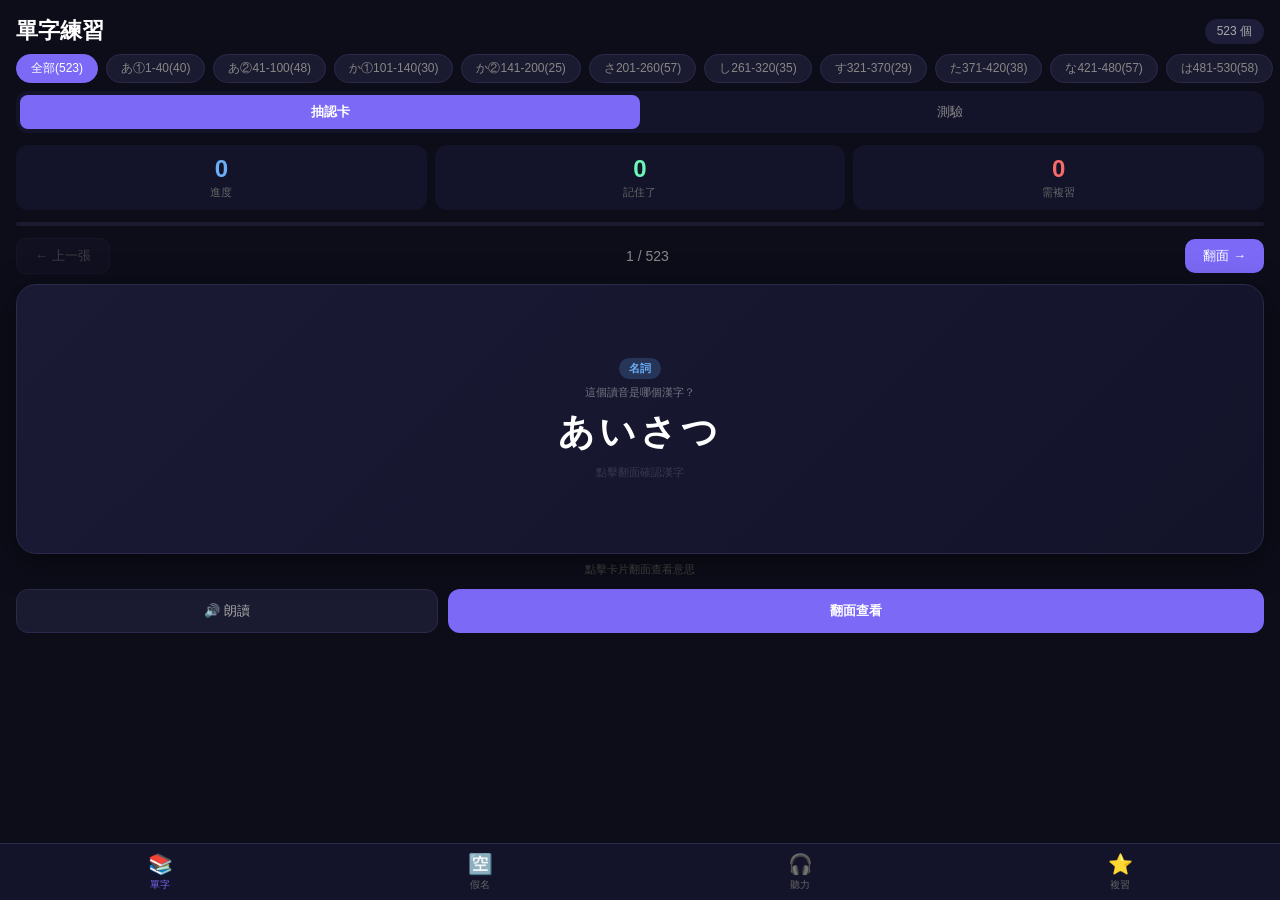
<file: index_7.html>
<!DOCTYPE html>
<html lang="zh-TW">
<head>
<meta charset="UTF-8">
<meta name="viewport" content="width=device-width, initial-scale=1.0, maximum-scale=1.0, user-scalable=no">
<meta name="apple-mobile-web-app-capable" content="yes">
<meta name="apple-mobile-web-app-status-bar-style" content="black-translucent">
<meta name="apple-mobile-web-app-title" content="N4單字">
<meta name="theme-color" content="#0d0d1a">
<title>N4單字學習</title>
<style>
*{box-sizing:border-box;margin:0;padding:0;-webkit-tap-highlight-color:transparent;}
body{background:#0d0d1a;color:#fff;font-family:'Hiragino Sans','Noto Sans JP','Noto Sans TC',sans-serif;min-height:100vh;padding-bottom:70px;}

/* ── 底部導航 ── */
.nav{position:fixed;bottom:0;left:0;right:0;background:#13132a;border-top:1px solid #2a2a4a;display:flex;z-index:100;}
.nav-item{flex:1;display:flex;flex-direction:column;align-items:center;justify-content:center;padding:8px 0;font-size:10px;color:#666;cursor:pointer;transition:color .2s;}
.nav-item.active{color:#7c6af7;}
.nav-item .ni{font-size:20px;margin-bottom:2px;}

/* ── 頁面區塊 ── */
.section{display:none;padding:0 0 16px;}
.section.active{display:block;}
.hdr{padding:16px 16px 8px;display:flex;align-items:center;justify-content:space-between;}
.hdr-title{font-size:22px;font-weight:800;}
.hdr-count{background:#1e1e3a;border-radius:20px;padding:4px 12px;font-size:12px;color:#aaa;}

/* ── 分組 Tab ── */
.ftags-wrap{overflow-x:auto;padding:0 16px 8px;scrollbar-width:none;}
.ftags-wrap::-webkit-scrollbar{display:none;}
.ftags{display:flex;gap:8px;width:max-content;}
.ftag{background:#1a1a30;border:1px solid #2a2a4a;color:#888;border-radius:20px;padding:5px 14px;font-size:12px;cursor:pointer;white-space:nowrap;transition:all .2s;font-family:inherit;}
.ftag.on{background:#7c6af7;border-color:#7c6af7;color:#fff;}

/* ── 模式切換 ── */
.mode-tabs{display:flex;background:#13132a;border-radius:12px;margin:0 16px 12px;padding:4px;}
.mode-tab{flex:1;text-align:center;padding:8px;border-radius:8px;font-size:13px;cursor:pointer;color:#888;transition:all .2s;font-family:inherit;border:none;background:none;}
.mode-tab.active{background:#7c6af7;color:#fff;font-weight:700;}

/* ── 統計列 ── */
.stats{display:grid;grid-template-columns:1fr 1fr 1fr;gap:8px;padding:0 16px 12px;}
.stat{background:#13132a;border-radius:12px;padding:10px;text-align:center;}
.stat-num{font-size:24px;font-weight:800;}
.stat-num.blue{color:#6aaff7;}
.stat-num.green{color:#6af7b8;}
.stat-num.red{color:#f76a6a;}
.stat-label{font-size:11px;color:#666;margin-top:2px;}

/* ── 進度條 ── */
.prog-wrap{margin:0 16px 12px;background:#1a1a30;border-radius:8px;height:4px;overflow:hidden;}
.prog-bar{height:100%;background:linear-gradient(90deg,#7c6af7,#6af7b8);border-radius:8px;transition:width .4s;}

/* ── 卡片導航 ── */
.card-nav{display:flex;align-items:center;justify-content:space-between;padding:0 16px 10px;}
.cnav-btn{background:#1a1a30;border:1px solid #2a2a4a;color:#aaa;border-radius:10px;padding:8px 18px;font-size:13px;cursor:pointer;font-family:inherit;}
.card-cnt{font-size:14px;color:#888;}
.cnav-flip{background:#7c6af7;border:none;color:#fff;border-radius:10px;padding:8px 18px;font-size:13px;cursor:pointer;font-family:inherit;}

/* ── 抽認卡（翻牌動畫）── */
.card-wrap{padding:0 16px;perspective:1000px;}
.card-inner{
  position:relative;width:100%;height:270px;
  transform-style:preserve-3d;-webkit-transform-style:preserve-3d;
  transition:transform .5s cubic-bezier(.4,0,.2,1);
  cursor:pointer;border-radius:20px;
}
/* ★ Gemini 優化：切換新卡片時瞬間復位，避免看到背面 */
.card-inner.no-transition{transition:none!important;}
.card-inner.flipped{transform:rotateY(180deg);}

.card-face{
  position:absolute;width:100%;height:100%;
  backface-visibility:hidden;-webkit-backface-visibility:hidden;
  border-radius:20px;display:flex;flex-direction:column;
  align-items:center;justify-content:center;padding:20px;
  background:linear-gradient(135deg,#1a1a35 0%,#13132a 100%);
  border:1px solid #2a2a4a;box-shadow:0 8px 32px rgba(0,0,0,.5);
}
.card-back{transform:rotateY(180deg);}

/* ── 卡片內容 ── */
.c-tag{font-size:11px;border-radius:20px;padding:3px 10px;font-weight:700;margin-bottom:6px;}
.c-rd{font-size:15px;color:#9a9aff;text-align:center;letter-spacing:2px;margin-top:4px;}
.c-mn{font-size:18px;font-weight:700;color:#6af7b8;text-align:center;margin-top:6px;}
.mem-box{background:rgba(124,106,247,.1);border:1px solid rgba(124,106,247,.3);border-radius:10px;padding:8px 12px;margin-top:8px;width:100%;}
.mem-label{font-size:10px;color:#7c6af7;font-weight:700;margin-bottom:2px;}
.mem-text{font-size:12px;color:#ccc;line-height:1.5;}
.ex-text{font-size:11px;color:#888;text-align:center;margin-top:6px;line-height:1.6;}

/* ★ 不熟次數追蹤點點 */
.miss-tracker{display:flex;align-items:center;gap:5px;margin-top:8px;}
.miss-dot{width:10px;height:10px;border-radius:50%;border:1.5px solid #f76a6a;background:transparent;transition:background .2s;}
.miss-dot.filled{background:#f76a6a;}
.miss-count{font-size:11px;color:#f76a6a;margin-left:2px;}

/* ── 卡片提示 ── */
.card-hint{text-align:center;font-size:11px;color:#444;padding:8px 0 0;}

/* ── 按鈕列 ── */
.vact{display:none;gap:10px;padding:12px 16px 0;}
.vact-btn{flex:1;padding:12px;border-radius:12px;font-size:14px;font-weight:700;cursor:pointer;border:none;font-family:inherit;}
.vact-btn.ok{background:rgba(106,247,184,.15);color:#6af7b8;border:1px solid #6af7b8;}
.vact-btn.ng{background:rgba(247,106,106,.15);color:#f76a6a;border:1px solid #f76a6a;}
.vflip{display:flex;gap:10px;padding:12px 16px 0;}
.speak-btn{background:#1a1a30;border:1px solid #2a2a4a;color:#aaa;border-radius:12px;padding:12px;font-size:13px;cursor:pointer;font-family:inherit;flex:1;}
.flip-btn{background:#7c6af7;border:none;color:#fff;border-radius:12px;padding:12px;font-size:13px;cursor:pointer;font-family:inherit;flex:2;font-weight:700;}

/* ── 測驗模式 ── */
.qbox{padding:0 16px;}
.q-word{font-family:'Hiragino Mincho ProN','Noto Serif JP',serif;font-size:32px;font-weight:700;text-align:center;margin-bottom:4px;}
.q-sub{font-size:13px;color:#888;text-align:center;margin-bottom:16px;}
.q-opts{display:grid;grid-template-columns:1fr 1fr;gap:8px;margin-bottom:12px;}
.q-opt{background:#1a1a30;border:1px solid #2a2a4a;color:#ddd;border-radius:12px;padding:12px 8px;font-size:13px;cursor:pointer;font-family:inherit;}
.q-opt.ok{background:rgba(106,247,184,.2);border-color:#6af7b8;color:#6af7b8;}
.q-opt.ng{background:rgba(247,106,106,.2);border-color:#f76a6a;color:#f76a6a;}
.q-res{padding:10px 14px;border-radius:10px;font-size:13px;margin-bottom:8px;line-height:1.6;}
.q-res.ok{background:rgba(106,247,184,.1);color:#6af7b8;}
.q-res.ng{background:rgba(247,106,106,.1);color:#f76a6a;}
.next-btn{width:100%;padding:12px;background:#7c6af7;color:#fff;border:none;border-radius:12px;font-size:14px;font-weight:700;cursor:pointer;margin-top:8px;font-family:inherit;}

/* ── 複習清單 ── */
.empty-state{text-align:center;padding:40px 20px;color:#666;font-size:15px;line-height:2;}
.rtabs{display:flex;gap:8px;padding:0 16px 12px;}
.rtab{background:#1a1a30;border:1px solid #2a2a4a;color:#888;border-radius:20px;padding:5px 14px;font-size:12px;cursor:pointer;font-family:inherit;}
.rtab.active{background:#7c6af7;border-color:#7c6af7;color:#fff;}
.rev-item{background:#13132a;border:1px solid #2a2a4a;border-radius:14px;padding:14px;margin:0 16px 10px;}
.rev-row{display:flex;align-items:center;gap:8px;margin-bottom:6px;flex-wrap:wrap;}
.rev-jp{font-family:'Hiragino Mincho ProN','Noto Serif JP',serif;font-size:20px;font-weight:700;}
.rev-rd{font-size:13px;color:#9a9aff;}
.rev-speak{background:none;border:none;font-size:18px;cursor:pointer;margin-left:auto;}
.rev-mn{font-size:14px;color:#6af7b8;margin-bottom:6px;}
.rev-miss{font-size:11px;color:#f76a6a;margin-top:4px;}

/* ── 聽力練習 ── */
.listen-card{background:linear-gradient(135deg,#1a1a35,#13132a);border:1px solid #2a2a4a;border-radius:20px;margin:0 16px;padding:40px 20px;text-align:center;min-height:220px;display:flex;flex-direction:column;align-items:center;justify-content:center;}
.listen-icon{font-size:56px;margin-bottom:12px;}
.listen-hint{font-size:13px;color:#666;margin-bottom:16px;}
.play-btn{background:#7c6af7;border:none;color:#fff;border-radius:14px;padding:14px 32px;font-size:15px;font-weight:700;cursor:pointer;font-family:inherit;}
.l-jp{font-family:'Hiragino Mincho ProN','Noto Serif JP',serif;font-size:28px;font-weight:700;margin-bottom:4px;}
.l-rd{font-size:15px;color:#9a9aff;letter-spacing:2px;margin-bottom:4px;}
.l-mn{font-size:16px;color:#6af7b8;}
.lact{display:none;gap:10px;padding:12px 16px 0;}
.lplay{display:flex;gap:10px;padding:12px 16px 0;}

/* ★ Toast 提示 */
.toast{
  position:fixed;top:18px;left:50%;
  transform:translateX(-50%) translateY(-8px);
  background:#f7c46a;color:#1a0f00;
  padding:9px 22px;border-radius:20px;
  font-size:13px;font-weight:700;
  z-index:9999;opacity:0;
  transition:opacity .3s,transform .3s;
  pointer-events:none;white-space:nowrap;
}
.toast.show{opacity:1;transform:translateX(-50%) translateY(0);}
</style>
</head>
<body>

<div class="toast" id="toast"></div>

<!-- ══ 單字練習 ══ -->
<div class="section active" id="s-vocab">
  <div class="hdr">
    <div class="hdr-title">單字練習</div>
    <div class="hdr-count" id="vocab-count">590 個</div>
  </div>
  <div class="ftags-wrap"><div class="ftags" id="ftags"></div></div>
  <div class="mode-tabs">
    <button class="mode-tab active" id="vm-flash" onclick="setVMode('flash')">抽認卡</button>
    <button class="mode-tab" id="vm-quiz" onclick="setVMode('quiz')">測驗</button>
  </div>

  <!-- 抽認卡 -->
  <div id="vm-flash-div">
    <div class="stats">
      <div class="stat"><div class="stat-num blue" id="sv-t">0</div><div class="stat-label">進度</div></div>
      <div class="stat"><div class="stat-num green" id="sv-k">0</div><div class="stat-label">記住了</div></div>
      <div class="stat"><div class="stat-num red" id="sv-f">0</div><div class="stat-label">需複習</div></div>
    </div>
    <div class="prog-wrap"><div class="prog-bar" id="vp" style="width:0%"></div></div>
    <div class="card-nav">
      <button class="cnav-btn" id="v-prev" onclick="vPrev()">← 上一張</button>
      <span class="card-cnt" id="vcnt">1 / 590</span>
      <button class="cnav-flip" onclick="flipCard()">翻面 →</button>
    </div>
    <div class="card-wrap">
      <div class="card-inner" id="ci" onclick="flipCard()">
        <div class="card-face card-front" id="cfront"></div>
        <div class="card-face card-back" id="cback"></div>
      </div>
    </div>
    <div class="card-hint" id="vhint">點擊卡片翻面查看意思</div>
    <div class="vflip" id="vflip">
      <button class="speak-btn" onclick="speakCurrent()">🔊 朗讀</button>
      <button class="flip-btn" onclick="flipCard()">翻面查看</button>
    </div>
    <div class="vact" id="vact">
      <button class="vact-btn ng" onclick="vAns(false)">❌ 不熟</button>
      <button class="vact-btn ok" onclick="vAns(true)">✅ 記住了</button>
    </div>
  </div>

  <!-- 測驗 -->
  <div id="vm-quiz-div" style="display:none;">
    <div class="stats">
      <div class="stat"><div class="stat-num blue" id="sv-t2">0</div><div class="stat-label">進度</div></div>
      <div class="stat"><div class="stat-num green" id="sv-k2">0</div><div class="stat-label">答對</div></div>
      <div class="stat"><div class="stat-num red" id="sv-f2">0</div><div class="stat-label">答錯</div></div>
    </div>
    <div class="qbox" id="qbox"></div>
  </div>
</div>

<!-- ══ 假名練習 ══ -->
<div class="section" id="s-kana">
  <div class="hdr"><div class="hdr-title">假名練習</div></div>
  <div class="mode-tabs">
    <button class="mode-tab active" id="km-flash" onclick="setKMode('flash')">抽認卡</button>
    <button class="mode-tab" id="km-kanji" onclick="setKMode('kanji')">漢字測驗</button>
    <button class="mode-tab" id="km-meaning" onclick="setKMode('meaning')">意思測驗</button>
  </div>
  <div id="km-flash-div">
    <div class="stats">
      <div class="stat"><div class="stat-num blue" id="sk-t">0</div><div class="stat-label">進度</div></div>
      <div class="stat"><div class="stat-num green" id="sk-k">0</div><div class="stat-label">記住了</div></div>
      <div class="stat"><div class="stat-num red" id="sk-f">0</div><div class="stat-label">需複習</div></div>
    </div>
    <div class="prog-wrap"><div class="prog-bar" id="kp" style="width:0%"></div></div>
    <div class="card-nav">
      <button class="cnav-btn" onclick="kPrev()">← 上一張</button>
      <span class="card-cnt" id="kcnt">1 / 590</span>
      <button class="cnav-flip" onclick="flipKana()">翻面 →</button>
    </div>
    <div class="card-wrap">
      <div class="card-inner" id="kci" onclick="flipKana()">
        <div class="card-face card-front" id="kfront"></div>
        <div class="card-face card-back" id="kback"></div>
      </div>
    </div>
    <div class="card-hint" id="khint">點擊卡片翻面確認漢字</div>
    <div class="vflip" id="kflip">
      <button class="speak-btn" onclick="speakKana()">🔊 朗讀</button>
      <button class="flip-btn" onclick="flipKana()">翻面查看</button>
    </div>
    <div class="vact" id="kact">
      <button class="vact-btn ng" onclick="kAns(false)">❌ 不熟</button>
      <button class="vact-btn ok" onclick="kAns(true)">✅ 記住了</button>
    </div>
  </div>
  <div id="km-kanji-div" style="display:none;"><div class="qbox" id="kquiz-kanji"></div></div>
  <div id="km-meaning-div" style="display:none;"><div class="qbox" id="kquiz-meaning"></div></div>
</div>

<!-- ══ 聽力練習 ══ -->
<div class="section" id="s-listen">
  <div class="hdr"><div class="hdr-title">聽力練習</div></div>
  <div class="stats">
    <div class="stat"><div class="stat-num blue" id="sl-t">0</div><div class="stat-label">進度</div></div>
    <div class="stat"><div class="stat-num green" id="sl-k">0</div><div class="stat-label">答對</div></div>
    <div class="stat"><div class="stat-num red" id="sl-f">0</div><div class="stat-label">需複習</div></div>
  </div>
  <div class="prog-wrap"><div class="prog-bar" id="lp" style="width:0%"></div></div>
  <div class="card-nav">
    <button class="cnav-btn" onclick="lPrev()">← 上一個</button>
    <span class="card-cnt" id="lnum">1 / 590</span>
    <div style="width:80px"></div>
  </div>
  <div class="listen-card" id="lcard">
    <div class="listen-icon">🎧</div>
    <p class="listen-hint">按下播放，聽發音猜單字</p>
    <div id="lreveal" style="display:none;"></div>
  </div>
  <div class="lplay" id="lplay">
    <button class="speak-btn" onclick="playListen()">🔊 播放</button>
    <button class="flip-btn" onclick="showListen()">顯示答案</button>
  </div>
  <div class="lact" id="lact">
    <button class="vact-btn ng" onclick="lAns(false)">❌ 不熟</button>
    <button class="vact-btn ok" onclick="lAns(true)">✅ 記住了</button>
  </div>
</div>

<!-- ══ 複習清單 ══ -->
<div class="section" id="s-review">
  <div class="hdr"><div class="hdr-title">複習清單</div></div>
  <div class="rtabs">
    <button class="rtab active" id="rt-vocab" onclick="setRTab('vocab')">單字</button>
    <button class="rtab" id="rt-kana" onclick="setRTab('kana')">假名</button>
  </div>
  <div id="rv-vocab"></div>
  <div id="rv-kana" style="display:none;"></div>
  <div style="padding:0 16px 16px;">
    <button class="next-btn" style="background:#f76a6a;" onclick="resetAll()">↺ 重置所有進度</button>
  </div>
</div>

<!-- ══ 底部導航 ══ -->
<nav class="nav">
  <div class="nav-item active" id="n-vocab" onclick="setSection('vocab')"><div class="ni">📚</div>單字</div>
  <div class="nav-item" id="n-kana" onclick="setSection('kana')"><div class="ni">🈳</div>假名</div>
  <div class="nav-item" id="n-listen" onclick="setSection('listen')"><div class="ni">🎧</div>聽力</div>
  <div class="nav-item" id="n-review" onclick="setSection('review')"><div class="ni">⭐</div>複習</div>
</nav>

<script>
// ══════════════════════════════════════════
//  品詞標籤設定
// ══════════════════════════════════════════
const TC={
  noun:{l:'名詞',bg:'rgba(106,175,247,0.2)',cl:'#6aaff7'},
  verb:{l:'動詞',bg:'rgba(106,247,184,0.2)',cl:'#6af7b8'},
  adj: {l:'形容詞',bg:'rgba(247,160,106,0.2)',cl:'#f7a06a'},
  adv: {l:'副詞',bg:'rgba(247,106,247,0.2)',cl:'#f76af7'},
  expr:{l:'表達',bg:'rgba(247,228,106,0.2)',cl:'#f7e46a'},
};

// ══════════════════════════════════════════
//  分組 Tag 設定
// ══════════════════════════════════════════
const TAGS=[
  {k:'all',l:'全部'},
  {k:'あ①',l:'あ①1-40'},{k:'あ②',l:'あ②41-100'},
  {k:'か①',l:'か①101-140'},{k:'か②',l:'か②141-200'},
  {k:'さ',l:'さ201-260'},{k:'し',l:'し261-320'},
  {k:'す',l:'す321-370'},{k:'た',l:'た371-420'},
  {k:'な',l:'な421-480'},{k:'は',l:'は481-530'},
  {k:'ま',l:'ま531-565'},{k:'新',l:'新増566+'},
];

// ══════════════════════════════════════════
//  單字資料
// ══════════════════════════════════════════
const VOCAB=[
  {jp:'挨拶',rd:'あいさつ',mn:'打招呼',pos:'noun',tag:'あ①',mem:'あいさつ＝相遇時的禮儀',ex:'毎朝、元気に挨拶しましょう。'},
  {jp:'青',rd:'あお',mn:'藍色',pos:'noun',tag:'あ①',mem:'あお→藍天的顏色',ex:'空は青いです。'},
  {jp:'青い',rd:'あおい',mn:'藍色的',pos:'adj',tag:'あ①',mem:'青い空＝藍天',ex:'青い空が好きです。'},
  {jp:'赤',rd:'あか',mn:'紅色',pos:'noun',tag:'あ①',mem:'あか→紅蘋果',ex:'赤いりんごを食べます。'},
  {jp:'秋',rd:'あき',mn:'秋天',pos:'noun',tag:'あ①',mem:'あき→落葉季節',ex:'秋になると葉が落ちます。'},
  {jp:'空き缶',rd:'あきかん',mn:'空罐子',pos:'noun',tag:'あ①',mem:'空き＝空的＋缶＝罐',ex:'空き缶を捨てないでください。'},
  {jp:'開ける',rd:'あける',mn:'打開',pos:'verb',tag:'あ①',mem:'あける→打開門窗',ex:'窓を開けてください。'},
  {jp:'味',rd:'あじ',mn:'味道',pos:'noun',tag:'あ①',mem:'あじ→舌頭感受到的',ex:'この料理は味がいいです。'},
  {jp:'遊ぶ',rd:'あそぶ',mn:'玩耍',pos:'verb',tag:'あ①',mem:'あそぶ→孩子在玩',ex:'子供たちが公園で遊んでいます。'},
  {jp:'温かい',rd:'あたたかい',mn:'溫暖的',pos:'adj',tag:'あ①',mem:'あたたかい→溫暖的感覺',ex:'温かいお茶を飲みます。'},
  {jp:'集まる',rd:'あつまる',mn:'聚集',pos:'verb',tag:'あ①',mem:'あつまる→大家聚在一起',ex:'友達が家に集まります。'},
  {jp:'集める',rd:'あつめる',mn:'收集',pos:'verb',tag:'あ①',mem:'あつめる→把東西收集起來',ex:'切手を集めています。'},
  {jp:'宛先',rd:'あてさき',mn:'收件人地址',pos:'noun',tag:'あ①',mem:'宛先＝寄送目的地',ex:'宛先を確認してください。'},
  {jp:'あまり',rd:'あまり',mn:'不太（否定）',pos:'adv',tag:'あ①',mem:'あまり＋否定＝不太～',ex:'あまり好きじゃないです。'},
  {jp:'雨',rd:'あめ',mn:'雨',pos:'noun',tag:'あ①',mem:'あめ→從天上掉下來的水',ex:'雨が降っています。'},
  {jp:'謝る',rd:'あやまる',mn:'道歉',pos:'verb',tag:'あ①',mem:'あやまる→低頭說對不起',ex:'失敗したので謝りました。'},
  {jp:'歩く',rd:'あるく',mn:'走路',pos:'verb',tag:'あ①',mem:'あるく→用腳走路',ex:'毎日30分歩きます。'},
  {jp:'アルバイト',rd:'アルバイト',mn:'打工',pos:'noun',tag:'あ①',mem:'德文Arbeit→工作',ex:'学生がアルバイトをしています。'},
  {jp:'案内',rd:'あんない',mn:'引導',pos:'noun',tag:'あ①',mem:'案内→帶路指引',ex:'駅まで案内します。'},
  {jp:'以外',rd:'いがい',mn:'以外',pos:'noun',tag:'あ①',mem:'以外＝除此之外',ex:'これ以外に方法はありません。'},
  {jp:'意外',rd:'いがい',mn:'意外的',pos:'adj',tag:'あ①',mem:'意外＝出乎意料',ex:'意外な結果になりました。'},
  {jp:'生け花',rd:'いけばな',mn:'插花',pos:'noun',tag:'あ①',mem:'生け＋花＝讓花活著',ex:'生け花を習っています。'},
  {jp:'意見',rd:'いけん',mn:'意見',pos:'noun',tag:'あ①',mem:'意見＝自己的想法',ex:'あなたの意見を聞かせてください。'},
  {jp:'石',rd:'いし',mn:'石頭',pos:'noun',tag:'あ①',mem:'いし→路邊的石頭',ex:'川で石を拾いました。'},
  {jp:'急がない',rd:'いそがない',mn:'不趕快',pos:'verb',tag:'あ①',mem:'急ぐ的否定形',ex:'急がないと遅れます。'},
  {jp:'頂きます',rd:'いただきます',mn:'我開動了',pos:'expr',tag:'あ①',mem:'吃飯前的感謝語',ex:'食事の前に頂きますと言います。'},
  {jp:'一日中',rd:'いちにちちゅう',mn:'一整天',pos:'adv',tag:'あ①',mem:'一日＋中＝整天',ex:'一日中勉強しました。'},
  {jp:'いつか',rd:'いつか',mn:'總有一天',pos:'adv',tag:'あ①',mem:'いつか→未來某個時候',ex:'いつか日本に行きたいです。'},
  {jp:'いつでも',rd:'いつでも',mn:'隨時',pos:'adv',tag:'あ①',mem:'いつ＋でも＝任何時候',ex:'いつでも来てください。'},
  {jp:'いつまで',rd:'いつまで',mn:'到什麼時候',pos:'adv',tag:'あ①',mem:'いつ＋まで＝到何時',ex:'いつまで待てばいいですか。'},
  {jp:'いつも',rd:'いつも',mn:'總是',pos:'adv',tag:'あ①',mem:'いつも→每次都是',ex:'いつも笑顔ですね。'},
  {jp:'糸',rd:'いと',mn:'線',pos:'noun',tag:'あ①',mem:'いと→細細的線',ex:'針に糸を通します。'},
  {jp:'今すぐ',rd:'いますぐ',mn:'馬上',pos:'adv',tag:'あ①',mem:'今＋すぐ＝立刻現在',ex:'今すぐ来てください。'},
  {jp:'意味',rd:'いみ',mn:'意思',pos:'noun',tag:'あ①',mem:'意味＝這個詞代表什麼',ex:'この言葉の意味は何ですか。'},
  {jp:'いらっしゃいませ',rd:'いらっしゃいませ',mn:'歡迎光臨',pos:'expr',tag:'あ①',mem:'店員歡迎客人的用語',ex:'店員が「いらっしゃいませ」と言いました。'},
  {jp:'入れる',rd:'いれる',mn:'放入',pos:'verb',tag:'あ①',mem:'いれる→把東西放進去',ex:'バッグに荷物を入れます。'},
  {jp:'インターネット',rd:'インターネット',mn:'網路',pos:'noun',tag:'あ①',mem:'Internet→網路',ex:'インターネットで調べます。'},
  {jp:'受付',rd:'うけつけ',mn:'接待處',pos:'noun',tag:'あ①',mem:'受け付け＝接受辦理',ex:'受付で名前を書きます。'},
  {jp:'受ける',rd:'うける',mn:'接受',pos:'verb',tag:'あ①',mem:'うける→承受、接受',ex:'試験を受けます。'},
  {jp:'動かない',rd:'うごかない',mn:'不動',pos:'verb',tag:'あ①',mem:'動く的否定＝不動',ex:'車が動かないです。'},
  {jp:'薄い',rd:'うすい',mn:'薄的',pos:'adj',tag:'あ②',mem:'うすい→厚さが少ない',ex:'この本は薄いです。'},
  {jp:'嘘',rd:'うそ',mn:'謊言',pos:'noun',tag:'あ②',mem:'うそをつく＝說謊',ex:'嘘をついてはいけません。'},
  {jp:'うっかり',rd:'うっかり',mn:'不小心',pos:'adv',tag:'あ②',mem:'うっかり→粗心大意',ex:'うっかり忘れてしまいました。'},
  {jp:'美しい',rd:'うつくしい',mn:'美麗的',pos:'adj',tag:'あ②',mem:'うつくしい→令人讚嘆的美',ex:'富士山は美しいです。'},
  {jp:'移す',rd:'うつす',mn:'移動',pos:'verb',tag:'あ②',mem:'うつす→把位置移過去',ex:'机を部屋に移します。'},
  {jp:'映す',rd:'うつす',mn:'投影',pos:'verb',tag:'あ②',mem:'うつす→映在螢幕上',ex:'スクリーンに映します。'},
  {jp:'写す',rd:'うつす',mn:'抄寫',pos:'verb',tag:'あ②',mem:'うつす→複製一份',ex:'ノートに写します。'},
  {jp:'うまい',rd:'うまい',mn:'好吃・厲害',pos:'adj',tag:'あ②',mem:'うまい→技術或味道都好',ex:'この料理はうまいです。'},
  {jp:'売り場',rd:'うりば',mn:'賣場',pos:'noun',tag:'あ②',mem:'売り＋場＝販售的地方',ex:'食品売り場はどこですか。'},
  {jp:'売る',rd:'うる',mn:'賣',pos:'verb',tag:'あ②',mem:'うる→把東西賣出去',ex:'お土産を売っています。'},
  {jp:'上着',rd:'うわぎ',mn:'外套',pos:'noun',tag:'あ②',mem:'上＋着＝穿在上面的衣服',ex:'上着を着てください。'},
  {jp:'運転',rd:'うんてん',mn:'駕駛',pos:'noun',tag:'あ②',mem:'運転→操控交通工具',ex:'車を運転します。'},
  {jp:'運転手',rd:'うんてんしゅ',mn:'司機',pos:'noun',tag:'あ②',mem:'運転＋手＝開車的人',ex:'バスの運転手さんに聞きます。'},
  {jp:'運動場',rd:'うんどうじょう',mn:'運動場',pos:'noun',tag:'あ②',mem:'運動＋場＝運動的地方',ex:'運動場で走ります。'},
  {jp:'営業',rd:'えいぎょう',mn:'營業',pos:'noun',tag:'あ②',mem:'営業中＝現在開門中',ex:'9時から営業しています。'},
  {jp:'駅員',rd:'えきいん',mn:'車站人員',pos:'noun',tag:'あ②',mem:'駅＋員＝車站的工作人員',ex:'駅員に道を聞きました。'},
  {jp:'エスカレーター',rd:'エスカレーター',mn:'手扶梯',pos:'noun',tag:'あ②',mem:'escalator→自動移動的梯子',ex:'エスカレーターで上がります。'},
  {jp:'蝦',rd:'えび',mn:'蝦子',pos:'noun',tag:'あ②',mem:'えび→海鮮中的蝦',ex:'エビが好きです。'},
  {jp:'絵本',rd:'えほん',mn:'繪本',pos:'noun',tag:'あ②',mem:'絵＋本＝有圖畫的書',ex:'子供に絵本を読みます。'},
  {jp:'選ぶ',rd:'えらぶ',mn:'選擇',pos:'verb',tag:'あ②',mem:'えらぶ→從多個中選一個',ex:'好きな色を選んでください。'},
  {jp:'エレベーター',rd:'エレベーター',mn:'電梯',pos:'noun',tag:'あ②',mem:'elevator→上下移動的箱子',ex:'エレベーターで3階へ行きます。'},
  {jp:'エンジニア',rd:'エンジニア',mn:'工程師',pos:'noun',tag:'あ②',mem:'engineer→技術專業人員',ex:'彼はエンジニアです。'},
  {jp:'遠慮',rd:'えんりょ',mn:'客氣',pos:'noun',tag:'あ②',mem:'遠慮なく＝請不要客氣',ex:'遠慮しないでください。'},
  {jp:'大勢',rd:'おおぜい',mn:'很多人',pos:'noun',tag:'あ②',mem:'大勢＝人數眾多',ex:'大勢の人が集まりました。'},
  {jp:'オートバイ',rd:'オートバイ',mn:'摩托車',pos:'noun',tag:'あ②',mem:'auto+bike→機車',ex:'オートバイで来ました。'},
  {jp:'お菓子',rd:'おかし',mn:'點心',pos:'noun',tag:'あ②',mem:'おかし→甜食點心',ex:'お菓子を食べます。'},
  {jp:'お客',rd:'おきゃく',mn:'客人',pos:'noun',tag:'あ②',mem:'お客さん→來訪的人',ex:'お客さんが来ています。'},
  {jp:'起きる',rd:'おきる',mn:'起床',pos:'verb',tag:'あ②',mem:'おきる→從睡夢中醒來',ex:'朝6時に起きます。'},
  {jp:'遅れる',rd:'おくれる',mn:'遲到',pos:'verb',tag:'あ②',mem:'おくれる→比預定時間晚',ex:'電車が遅れています。'},
  {jp:'怒る',rd:'おこる',mn:'生氣',pos:'verb',tag:'あ②',mem:'おこる→火氣上來了',ex:'先生が怒りました。'},
  {jp:'お辞儀',rd:'おじぎ',mn:'鞠躬',pos:'noun',tag:'あ②',mem:'おじぎ→日本的禮儀動作',ex:'深くお辞儀をします。'},
  {jp:'お知らせ',rd:'おしらせ',mn:'通知',pos:'noun',tag:'あ②',mem:'お知らせ＝告知事項',ex:'大切なお知らせがあります。'},
  {jp:'押す',rd:'おす',mn:'按',pos:'verb',tag:'あ②',mem:'おす→用力壓下去',ex:'ボタンを押してください。'},
  {jp:'遅い',rd:'おそい',mn:'慢的',pos:'adj',tag:'あ②',mem:'おそい→速度或時間慢',ex:'この電車は遅いです。'},
  {jp:'教わる',rd:'おそわる',mn:'被教導',pos:'verb',tag:'あ②',mem:'おそわる→向人學習',ex:'先生に教わります。'},
  {jp:'落ちる',rd:'おちる',mn:'掉落',pos:'verb',tag:'あ②',mem:'おちる→從高處落下',ex:'リンゴが落ちました。'},
  {jp:'音',rd:'おと',mn:'聲音',pos:'noun',tag:'あ②',mem:'おと→耳朵聽到的',ex:'大きな音がします。'},
  {jp:'落とす',rd:'おとす',mn:'弄掉',pos:'verb',tag:'あ②',mem:'おとす→使東西掉落',ex:'財布を落としました。'},
  {jp:'大人しい',rd:'おとなしい',mn:'乖巧的',pos:'adj',tag:'あ②',mem:'おとなしい→不吵鬧',ex:'大人しい子供です。'},
  {jp:'驚く',rd:'おどろく',mn:'驚訝',pos:'verb',tag:'あ②',mem:'おどろく→嚇一大跳',ex:'突然の知らせに驚きました。'},
  {jp:'お腹',rd:'おなか',mn:'肚子',pos:'noun',tag:'あ②',mem:'お腹が空く＝肚子餓',ex:'お腹が空きました。'},
  {jp:'同じ',rd:'おなじ',mn:'相同的',pos:'adj',tag:'あ②',mem:'おなじ→一模一樣',ex:'同じ色です。'},
  {jp:'お久しぶり',rd:'おひさしぶり',mn:'好久不見',pos:'expr',tag:'あ②',mem:'久しぶり＝好久沒見',ex:'お久しぶりですね！'},
  {jp:'覚える',rd:'おぼえる',mn:'記住',pos:'verb',tag:'あ②',mem:'おぼえる→記在腦子裡',ex:'単語を覚えます。'},
  {jp:'お見舞い',rd:'おみまい',mn:'探病',pos:'noun',tag:'あ②',mem:'お見舞い→去看生病的人',ex:'入院した友達にお見舞いに行きます。'},
  {jp:'思い出',rd:'おもいで',mn:'回憶',pos:'noun',tag:'あ②',mem:'思い＋出＝腦中浮現的',ex:'楽しい思い出があります。'},
  {jp:'泳ぐ',rd:'およぐ',mn:'游泳',pos:'verb',tag:'あ②',mem:'およぐ→在水中移動',ex:'プールで泳ぎます。'},
  {jp:'お礼',rd:'おれい',mn:'道謝',pos:'noun',tag:'あ②',mem:'お礼を言う＝說謝謝',ex:'お礼を言います。'},
  {jp:'カード',rd:'カード',mn:'卡片',pos:'noun',tag:'か①',mem:'card→卡片',ex:'クレジットカードで払います。'},
  {jp:'外国人',rd:'がいこくじん',mn:'外國人',pos:'noun',tag:'か①',mem:'外国＋人＝來自外國的人',ex:'外国人が多い街です。'},
  {jp:'改札口',rd:'かいさつぐち',mn:'剪票口',pos:'noun',tag:'か①',mem:'改札＝驗票的地方',ex:'改札口で待ちます。'},
  {jp:'会場',rd:'かいじょう',mn:'會場',pos:'noun',tag:'か①',mem:'会＋場＝集會的地方',ex:'会場に集まってください。'},
  {jp:'階段',rd:'かいだん',mn:'樓梯',pos:'noun',tag:'か①',mem:'階＋段＝一層一層的',ex:'階段を上ります。'},
  {jp:'会話',rd:'かいわ',mn:'會話',pos:'noun',tag:'か①',mem:'会話＝互相說話',ex:'日本語で会話します。'},
  {jp:'返す',rd:'かえす',mn:'歸還',pos:'verb',tag:'か①',mem:'かえす→還回去',ex:'本を図書館に返します。'},
  {jp:'替える',rd:'かえる',mn:'替換',pos:'verb',tag:'か①',mem:'かえる→換一個新的',ex:'電球を替えます。'},
  {jp:'係り',rd:'かかり',mn:'負責人',pos:'noun',tag:'か①',mem:'かかり→負責處理的人',ex:'係りの人に聞いてください。'},
  {jp:'鍵',rd:'かぎ',mn:'鑰匙',pos:'noun',tag:'か①',mem:'かぎ→開鎖的工具',ex:'鍵をなくしました。'},
  {jp:'家具',rd:'かぐ',mn:'家具',pos:'noun',tag:'か①',mem:'家具＝家裡的用品',ex:'新しい家具を買います。'},
  {jp:'飾る',rd:'かざる',mn:'裝飾',pos:'verb',tag:'か①',mem:'かざる→讓空間變漂亮',ex:'部屋に花を飾ります。'},
  {jp:'貸す',rd:'かす',mn:'借出',pos:'verb',tag:'か①',mem:'かす→把東西借給別人',ex:'友達に本を貸します。'},
  {jp:'数',rd:'かず',mn:'數量',pos:'noun',tag:'か①',mem:'かず→有多少個',ex:'数が多いです。'},
  {jp:'数える',rd:'かぞえる',mn:'數數',pos:'verb',tag:'か①',mem:'かぞえる→一個一個數',ex:'1から10まで数えます。'},
  {jp:'形',rd:'かたち',mn:'形狀',pos:'noun',tag:'か①',mem:'かたち→外觀的樣子',ex:'丸い形です。'},
  {jp:'片付ける',rd:'かたづける',mn:'整理',pos:'verb',tag:'か①',mem:'かたづける→把亂的整理好',ex:'部屋を片付けます。'},
  {jp:'課長',rd:'かちょう',mn:'課長',pos:'noun',tag:'か①',mem:'課＋長＝部門主管',ex:'課長に報告します。'},
  {jp:'角',rd:'かど',mn:'轉角',pos:'noun',tag:'か①',mem:'かど→路的轉彎處',ex:'角を曲がってください。'},
  {jp:'必ず',rd:'かならず',mn:'一定',pos:'adv',tag:'か①',mem:'かならず→百分百會發生',ex:'必ず来てください。'},
  {jp:'咬む',rd:'かむ',mn:'咬',pos:'verb',tag:'か①',mem:'かむ→用牙齒咬',ex:'よく咬んで食べます。'},
  {jp:'通う',rd:'かよう',mn:'通勤',pos:'verb',tag:'か①',mem:'かよう→固定往返某個地方',ex:'学校に通っています。'},
  {jp:'体',rd:'からだ',mn:'身體',pos:'noun',tag:'か①',mem:'からだ→整個身體',ex:'体を大切にしてください。'},
  {jp:'借りる',rd:'かりる',mn:'借入',pos:'verb',tag:'か①',mem:'かりる→向別人借來用',ex:'図書館で本を借ります。'},
  {jp:'軽い',rd:'かるい',mn:'輕的',pos:'adj',tag:'か①',mem:'かるい→重量很少',ex:'このカバンは軽いです。'},
  {jp:'カレー',rd:'カレー',mn:'咖哩',pos:'noun',tag:'か①',mem:'curry→咖哩料理',ex:'カレーを食べます。'},
  {jp:'乾く',rd:'かわく',mn:'乾燥',pos:'verb',tag:'か①',mem:'かわく→水分消失變乾',ex:'洗濯物が乾きました。'},
  {jp:'変わる',rd:'かわる',mn:'改變',pos:'verb',tag:'か①',mem:'かわる→和以前不同了',ex:'天気が変わりました。'},
  {jp:'考える',rd:'かんがえる',mn:'思考',pos:'verb',tag:'か①',mem:'かんがえる→動腦思考',ex:'よく考えてから答えます。'},
  {jp:'関係',rd:'かんけい',mn:'關係',pos:'noun',tag:'か①',mem:'関係→兩者之間的連結',ex:'彼とは関係がありません。'},
  {jp:'看護師',rd:'かんごし',mn:'護理師',pos:'noun',tag:'か②',mem:'看護＋師＝照顧病人的人',ex:'看護師になりたいです。'},
  {jp:'黄色',rd:'きいろ',mn:'黃色',pos:'noun',tag:'か②',mem:'きいろ→向日葵的顏色',ex:'ひまわりは黄色いです。'},
  {jp:'消える',rd:'きえる',mn:'消失',pos:'verb',tag:'か②',mem:'きえる→不見了',ex:'電気が消えました。'},
  {jp:'機械',rd:'きかい',mn:'機器',pos:'noun',tag:'か②',mem:'機械＝運作的裝置',ex:'機械が故障しました。'},
  {jp:'危険',rd:'きけん',mn:'危險',pos:'noun',tag:'か②',mem:'危険→可能受傷的狀況',ex:'ここは危険です。'},
  {jp:'帰国',rd:'きこく',mn:'回國',pos:'noun',tag:'か②',mem:'帰＋国＝回自己的國家',ex:'来月帰国します。'},
  {jp:'技術',rd:'ぎじゅつ',mn:'技術',pos:'noun',tag:'か②',mem:'技術＝專業的能力',ex:'技術を学びます。'},
  {jp:'汚い',rd:'きたない',mn:'髒的',pos:'adj',tag:'か②',mem:'きたない→需要清潔的',ex:'部屋が汚いです。'},
  {jp:'喫茶店',rd:'きっさてん',mn:'咖啡廳',pos:'noun',tag:'か②',mem:'喫茶＝喝茶的店',ex:'喫茶店でコーヒーを飲みます。'},
  {jp:'きっと',rd:'きっと',mn:'一定',pos:'adv',tag:'か②',mem:'きっと→有把握地說一定',ex:'きっと大丈夫です。'},
  {jp:'厳しい',rd:'きびしい',mn:'嚴格的',pos:'adj',tag:'か②',mem:'きびしい→要求很高',ex:'先生は厳しいです。'},
  {jp:'決まる',rd:'きまる',mn:'決定（自）',pos:'verb',tag:'か②',mem:'きまる→事情定下來了',ex:'日程が決まりました。'},
  {jp:'決める',rd:'きめる',mn:'決定（他）',pos:'verb',tag:'か②',mem:'きめる→自己做出決定',ex:'目標を決めます。'},
  {jp:'気持ち',rd:'きもち',mn:'心情',pos:'noun',tag:'か②',mem:'気持ち→內心的感受',ex:'今日は気持ちがいいです。'},
  {jp:'着物',rd:'きもの',mn:'和服',pos:'noun',tag:'か②',mem:'着＋物＝穿的東西',ex:'着物を着ます。'},
  {jp:'急行',rd:'きゅうこう',mn:'急行列車',pos:'noun',tag:'か②',mem:'急行＝快速列車',ex:'急行に乗ります。'},
  {jp:'牛乳',rd:'ぎゅうにゅう',mn:'牛奶',pos:'noun',tag:'か②',mem:'牛＋乳＝牛的奶',ex:'毎朝牛乳を飲みます。'},
  {jp:'胡瓜',rd:'きゅうり',mn:'小黃瓜',pos:'noun',tag:'か②',mem:'きゅうり→綠色的蔬菜',ex:'きゅうりのサラダを食べます。'},
  {jp:'教育',rd:'きょういく',mn:'教育',pos:'noun',tag:'か②',mem:'教育＝培養人才',ex:'教育は大切です。'},
  {jp:'興味',rd:'きょうみ',mn:'興趣',pos:'noun',tag:'か②',mem:'興味がある＝對～有興趣',ex:'日本語に興味があります。'},
  {jp:'切る',rd:'きる',mn:'切割',pos:'verb',tag:'か②',mem:'きる→用刀切開',ex:'野菜を切ります。'},
  {jp:'着る',rd:'きる',mn:'穿（上衣）',pos:'verb',tag:'か②',mem:'きる→穿在身上',ex:'シャツを着ます。'},
  {jp:'切れる',rd:'きれる',mn:'用完',pos:'verb',tag:'か②',mem:'きれる→結束或斷掉',ex:'電池が切れました。'},
  {jp:'禁煙',rd:'きんえん',mn:'禁菸',pos:'noun',tag:'か②',mem:'禁＋煙＝禁止吸菸',ex:'ここは禁煙です。'},
  {jp:'近所',rd:'きんじょ',mn:'附近',pos:'noun',tag:'か②',mem:'近＋所＝附近的地方',ex:'近所に公園があります。'},
  {jp:'具合',rd:'ぐあい',mn:'身體狀況',pos:'noun',tag:'さ',mem:'具合が悪い＝身體不舒服',ex:'具合が悪いです。'},
  {jp:'空港',rd:'くうこう',mn:'機場',pos:'noun',tag:'さ',mem:'空＋港＝飛機的港口',ex:'空港まで迎えに来ます。'},
  {jp:'クッキー',rd:'クッキー',mn:'餅乾',pos:'noun',tag:'さ',mem:'cookie→烤的小餅乾',ex:'クッキーを焼きます。'},
  {jp:'雲',rd:'くも',mn:'雲',pos:'noun',tag:'さ',mem:'くも→天空的白色棉花',ex:'空に雲があります。'},
  {jp:'曇り',rd:'くもり',mn:'陰天',pos:'noun',tag:'さ',mem:'くもり→雲很多的天氣',ex:'今日は曇りです。'},
  {jp:'クラブ',rd:'クラブ',mn:'社團',pos:'noun',tag:'さ',mem:'club→同好聚集的團體',ex:'テニスクラブに入ります。'},
  {jp:'比べる',rd:'くらべる',mn:'比較',pos:'verb',tag:'さ',mem:'くらべる→兩個放在一起看',ex:'二つを比べます。'},
  {jp:'グラム',rd:'グラム',mn:'公克',pos:'noun',tag:'さ',mem:'gram→重量單位',ex:'100グラムください。'},
  {jp:'グループ',rd:'グループ',mn:'小組',pos:'noun',tag:'さ',mem:'group→一起行動的團體',ex:'グループに分けます。'},
  {jp:'計画',rd:'けいかく',mn:'計劃',pos:'noun',tag:'さ',mem:'計画→預先想好的安排',ex:'旅行の計画を立てます。'},
  {jp:'経験',rd:'けいけん',mn:'經驗',pos:'noun',tag:'さ',mem:'経験＝親身經歷',ex:'経験が大切です。'},
  {jp:'警察官',rd:'けいさつかん',mn:'警察',pos:'noun',tag:'さ',mem:'警察＋官＝執法人員',ex:'警察官に聞きます。'},
  {jp:'ケーキ',rd:'ケーキ',mn:'蛋糕',pos:'noun',tag:'さ',mem:'cake→生日蛋糕',ex:'誕生日ケーキを食べます。'},
  {jp:'ゲーム',rd:'ゲーム',mn:'遊戲',pos:'noun',tag:'さ',mem:'game→好玩的活動',ex:'ゲームをします。'},
  {jp:'怪我',rd:'けが',mn:'受傷',pos:'noun',tag:'さ',mem:'けが＝身體受到傷害',ex:'怪我をしました。'},
  {jp:'景色',rd:'けしき',mn:'景色',pos:'noun',tag:'さ',mem:'けしき→美麗的風景',ex:'富士山の景色が美しいです。'},
  {jp:'消す',rd:'けす',mn:'關掉',pos:'verb',tag:'さ',mem:'けす→讓光或聲音消失',ex:'電気を消します。'},
  {jp:'結婚式',rd:'けっこんしき',mn:'婚禮',pos:'noun',tag:'さ',mem:'結婚＋式＝結婚的典禮',ex:'結婚式に出席します。'},
  {jp:'見学',rd:'けんがく',mn:'參觀',pos:'noun',tag:'さ',mem:'見＋学＝看並學習',ex:'工場を見学します。'},
  {jp:'玄関',rd:'げんかん',mn:'玄關',pos:'noun',tag:'さ',mem:'げんかん→進門脫鞋的地方',ex:'玄関で靴を脱ぎます。'},
  {jp:'見物',rd:'けんぶつ',mn:'觀光',pos:'noun',tag:'さ',mem:'見＋物＝看東西',ex:'お寺を見物します。'},
  {jp:'交差点',rd:'こうさてん',mn:'十字路口',pos:'noun',tag:'さ',mem:'交差＝交叉的地方',ex:'交差点で曲がります。'},
  {jp:'工事',rd:'こうじ',mn:'施工',pos:'noun',tag:'さ',mem:'工事中＝正在施工',ex:'道路の工事があります。'},
  {jp:'工場',rd:'こうじょう',mn:'工廠',pos:'noun',tag:'さ',mem:'工＋場＝製造東西的地方',ex:'工場で働いています。'},
  {jp:'声',rd:'こえ',mn:'聲音（人）',pos:'noun',tag:'さ',mem:'こえ→人說話的聲音',ex:'大きな声で話します。'},
  {jp:'黒板',rd:'こくばん',mn:'黑板',pos:'noun',tag:'さ',mem:'黒＋板＝黑色的板子',ex:'黒板に書きます。'},
  {jp:'故障',rd:'こしょう',mn:'故障',pos:'noun',tag:'さ',mem:'故障＝機器壞掉了',ex:'パソコンが故障しました。'},
  {jp:'午前中',rd:'ごぜんちゅう',mn:'上午',pos:'noun',tag:'さ',mem:'午前＋中＝整個上午',ex:'午前中に終わります。'},
  {jp:'答える',rd:'こたえる',mn:'回答',pos:'verb',tag:'さ',mem:'こたえる→給出答案',ex:'質問に答えます。'},
  {jp:'コップ',rd:'コップ',mn:'杯子',pos:'noun',tag:'さ',mem:'cup→裝飲料的容器',ex:'水をコップに入れます。'},
  {jp:'言葉',rd:'ことば',mn:'語言',pos:'noun',tag:'さ',mem:'ことば→說出口的話',ex:'日本語の言葉を覚えます。'},
  {jp:'この辺',rd:'このへん',mn:'這附近',pos:'expr',tag:'さ',mem:'この＋辺＝這一帶',ex:'この辺に駅はありますか。'},
  {jp:'コピー',rd:'コピー',mn:'影印',pos:'noun',tag:'さ',mem:'copy→複製一份',ex:'書類をコピーします。'},
  {jp:'細かい',rd:'こまかい',mn:'細小的',pos:'adj',tag:'さ',mem:'こまかい→注意小細節',ex:'細かいことが気になります。'},
  {jp:'困る',rd:'こまる',mn:'困擾',pos:'verb',tag:'さ',mem:'こまる→不知道該怎麼辦',ex:'お金がなくて困ります。'},
  {jp:'ゴミ',rd:'ごみ',mn:'垃圾',pos:'noun',tag:'さ',mem:'ごみ→要丟掉的廢棄物',ex:'ゴミを捨てます。'},
  {jp:'混む',rd:'こむ',mn:'擁擠',pos:'verb',tag:'さ',mem:'こむ→人多塞滿了',ex:'電車が混んでいます。'},
  {jp:'米',rd:'こめ',mn:'白米',pos:'noun',tag:'さ',mem:'こめ→日本人的主食',ex:'お米を炊きます。'},
  {jp:'壊す',rd:'こわす',mn:'弄壞',pos:'verb',tag:'さ',mem:'こわす→讓東西損壞',ex:'ゲームを壊しました。'},
  {jp:'壊れる',rd:'こわれる',mn:'壞掉',pos:'verb',tag:'さ',mem:'こわれる→東西自己壞了',ex:'テレビが壊れました。'},
  {jp:'コンサート',rd:'コンサート',mn:'音樂會',pos:'noun',tag:'さ',mem:'concert→現場演奏',ex:'コンサートに行きます。'},
  {jp:'今度',rd:'こんど',mn:'下次',pos:'noun',tag:'さ',mem:'今度＝下一次',ex:'今度は一緒に行きましょう。'},
  {jp:'コンビニ',rd:'コンビニ',mn:'便利商店',pos:'noun',tag:'さ',mem:'convenience store→方便的店',ex:'コンビニで買います。'},
  {jp:'サービス',rd:'サービス',mn:'服務',pos:'noun',tag:'さ',mem:'service→為客人提供的',ex:'サービスがいいです。'},
  {jp:'最近',rd:'さいきん',mn:'最近',pos:'adv',tag:'さ',mem:'最近＝這陣子',ex:'最近忙しいです。'},
  {jp:'財布',rd:'さいふ',mn:'錢包',pos:'noun',tag:'さ',mem:'財布→裝錢的包包',ex:'財布を持ちます。'},
  {jp:'サイン',rd:'サイン',mn:'簽名',pos:'noun',tag:'さ',mem:'sign→名字的手寫',ex:'サインをお願いします。'},
  {jp:'探す',rd:'さがす',mn:'尋找',pos:'verb',tag:'さ',mem:'さがす→找不到在找',ex:'鍵を探しています。'},
  {jp:'作文',rd:'さくぶん',mn:'作文',pos:'noun',tag:'さ',mem:'作＋文＝寫出來的文章',ex:'日本語で作文を書きます。'},
  {jp:'差す',rd:'さす',mn:'撐（傘）',pos:'verb',tag:'さ',mem:'さす→把傘撐開',ex:'傘を差します。'},
  {jp:'誘う',rd:'さそう',mn:'邀請',pos:'verb',tag:'さ',mem:'さそう→請別人一起來',ex:'友達を映画に誘います。'},
  {jp:'サッカー',rd:'サッカー',mn:'足球',pos:'noun',tag:'さ',mem:'soccer→用腳踢的球',ex:'サッカーをします。'},
  {jp:'皿',rd:'さら',mn:'盤子',pos:'noun',tag:'さ',mem:'さら→裝食物的扁容器',ex:'皿を洗います。'},
  {jp:'サラダ',rd:'サラダ',mn:'沙拉',pos:'noun',tag:'さ',mem:'salad→生菜料理',ex:'サラダを食べます。'},
  {jp:'触る',rd:'さわる',mn:'觸摸',pos:'verb',tag:'さ',mem:'さわる→用手碰',ex:'展示物に触らないでください。'},
  {jp:'賛成',rd:'さんせい',mn:'贊成',pos:'noun',tag:'さ',mem:'賛成＝同意對方',ex:'その意見に賛成です。'},
  {jp:'残念',rd:'ざんねん',mn:'遺憾',pos:'adj',tag:'さ',mem:'残念→沒辦法的遺憾',ex:'残念ですね。'},
  {jp:'試合',rd:'しあい',mn:'比賽',pos:'noun',tag:'し',mem:'試合＝對決競爭',ex:'試合に勝ちました。'},
  {jp:'仕方',rd:'しかた',mn:'方法',pos:'noun',tag:'し',mem:'仕方がない＝沒辦法',ex:'仕方がありません。'},
  {jp:'叱る',rd:'しかる',mn:'責罵',pos:'verb',tag:'し',mem:'しかる→嚴厲批評',ex:'先生に叱られました。'},
  {jp:'時間割',rd:'じかんわり',mn:'課程表',pos:'noun',tag:'し',mem:'時間＋割＝時間的分配',ex:'時間割を確認します。'},
  {jp:'試験',rd:'しけん',mn:'考試',pos:'noun',tag:'し',mem:'試験＝測試能力',ex:'試験を受けます。'},
  {jp:'失敗',rd:'しっぱい',mn:'失敗',pos:'noun',tag:'し',mem:'失敗→事情沒有成功',ex:'失敗を恐れません。'},
  {jp:'質問',rd:'しつもん',mn:'問題',pos:'noun',tag:'し',mem:'質問＝想知道答案',ex:'質問があります。'},
  {jp:'失礼しました',rd:'しつれいしました',mn:'失禮了',pos:'expr',tag:'し',mem:'失礼＝不禮貌的行為',ex:'失礼しました。'},
  {jp:'自転車',rd:'じてんしゃ',mn:'腳踏車',pos:'noun',tag:'し',mem:'自転車→自己踩踏前進',ex:'自転車で通学します。'},
  {jp:'品物',rd:'しなもの',mn:'物品',pos:'noun',tag:'し',mem:'品物＝商品物品',ex:'品物を確認します。'},
  {jp:'自分',rd:'じぶん',mn:'自己',pos:'noun',tag:'し',mem:'自分＝我自己',ex:'自分でやります。'},
  {jp:'事務所',rd:'じむしょ',mn:'辦公室',pos:'noun',tag:'し',mem:'事務＋所＝處理事務的地方',ex:'事務所に連絡します。'},
  {jp:'閉める',rd:'しめる',mn:'關閉',pos:'verb',tag:'し',mem:'しめる→把開著的關上',ex:'ドアを閉めます。'},
  {jp:'じゃがいも',rd:'じゃがいも',mn:'馬鈴薯',pos:'noun',tag:'し',mem:'じゃがいも→圓形的澱粉蔬菜',ex:'じゃがいもを茹でます。'},
  {jp:'シャツ',rd:'シャツ',mn:'襯衫',pos:'noun',tag:'し',mem:'shirt→上半身的衣服',ex:'白いシャツを着ます。'},
  {jp:'シャンプー',rd:'シャンプー',mn:'洗髮精',pos:'noun',tag:'し',mem:'shampoo→洗頭的液體',ex:'シャンプーで髪を洗います。'},
  {jp:'習慣',rd:'しゅうかん',mn:'習慣',pos:'noun',tag:'し',mem:'習慣＝固定的行為模式',ex:'毎日運動する習慣があります。'},
  {jp:'住所',rd:'じゅうしょ',mn:'住址',pos:'noun',tag:'し',mem:'住所＝住的地方',ex:'住所を教えてください。'},
  {jp:'授業',rd:'じゅぎょう',mn:'上課',pos:'noun',tag:'し',mem:'授業＝老師教學的時間',ex:'授業が始まります。'},
  {jp:'宿題',rd:'しゅくだい',mn:'作業',pos:'noun',tag:'し',mem:'宿題→回家要做的功課',ex:'宿題をします。'},
  {jp:'出発',rd:'しゅっぱつ',mn:'出發',pos:'noun',tag:'し',mem:'出発＝開始移動',ex:'9時に出発します。'},
  {jp:'趣味',rd:'しゅみ',mn:'嗜好',pos:'noun',tag:'し',mem:'趣味＝興趣愛好',ex:'趣味は読書です。'},
  {jp:'種類',rd:'しゅるい',mn:'種類',pos:'noun',tag:'し',mem:'種類＝分類的類別',ex:'いろんな種類があります。'},
  {jp:'準備',rd:'じゅんび',mn:'準備',pos:'noun',tag:'し',mem:'準備→事先做好的安排',ex:'旅行の準備をします。'},
  {jp:'紹介',rd:'しょうかい',mn:'介紹',pos:'noun',tag:'し',mem:'紹介＝讓兩方認識',ex:'友達を紹介します。'},
  {jp:'小説',rd:'しょうせつ',mn:'小說',pos:'noun',tag:'し',mem:'小説＝虛構的故事書',ex:'小説を読みます。'},
  {jp:'招待',rd:'しょうたい',mn:'邀請',pos:'noun',tag:'し',mem:'招待＝正式邀請',ex:'パーティーに招待されました。'},
  {jp:'丈夫',rd:'じょうぶ',mn:'健壯的',pos:'adj',tag:'し',mem:'丈夫＝不容易壞或生病',ex:'丈夫な体です。'},
  {jp:'ジョギング',rd:'ジョギング',mn:'慢跑',pos:'noun',tag:'し',mem:'jogging→緩慢跑步運動',ex:'毎朝ジョギングします。'},
  {jp:'食堂',rd:'しょくどう',mn:'食堂',pos:'noun',tag:'し',mem:'食＋堂＝吃飯的地方',ex:'食堂で昼ご飯を食べます。'},
  {jp:'食料品',rd:'しょくりょうひん',mn:'食品',pos:'noun',tag:'し',mem:'食料＋品＝食物種類',ex:'食料品を買います。'},
  {jp:'調べる',rd:'しらべる',mn:'調查',pos:'verb',tag:'し',mem:'しらべる→查詢找答案',ex:'インターネットで調べます。'},
  {jp:'知る',rd:'しる',mn:'知道',pos:'verb',tag:'し',mem:'しる→腦子裡有這個資訊',ex:'知っていますか？'},
  {jp:'神社',rd:'じんじゃ',mn:'神社',pos:'noun',tag:'し',mem:'神社＝日本的神明廟',ex:'神社に参ります。'},
  {jp:'心配',rd:'しんぱい',mn:'擔心',pos:'noun',tag:'し',mem:'心配＝心裡不安',ex:'心配しないでください。'},
  {jp:'水泳',rd:'すいえい',mn:'游泳',pos:'noun',tag:'す',mem:'水＋泳＝在水中游',ex:'水泳が得意です。'},
  {jp:'スイッチ',rd:'スイッチ',mn:'開關',pos:'noun',tag:'す',mem:'switch→切換開或關',ex:'スイッチを押します。'},
  {jp:'スーツ',rd:'スーツ',mn:'西裝',pos:'noun',tag:'す',mem:'suit→正式的套裝',ex:'スーツを着ます。'},
  {jp:'好き',rd:'すき',mn:'喜歡的',pos:'adj',tag:'す',mem:'好き＝心裡喜愛的感覺',ex:'音楽が好きです。'},
  {jp:'スキー',rd:'スキー',mn:'滑雪',pos:'noun',tag:'す',mem:'ski→在雪地上滑行',ex:'冬にスキーをします。'},
  {jp:'空く',rd:'すく',mn:'變空',pos:'verb',tag:'す',mem:'すく→人或東西變少',ex:'席が空きました。'},
  {jp:'少ない',rd:'すくない',mn:'少的',pos:'adj',tag:'す',mem:'すくない→數量不多',ex:'お金が少ないです。'},
  {jp:'進む',rd:'すすむ',mn:'前進',pos:'verb',tag:'す',mem:'すすむ→往前移動',ex:'まっすぐ進みます。'},
  {jp:'すっかり',rd:'すっかり',mn:'完全地',pos:'adv',tag:'す',mem:'すっかり→完全、徹底地',ex:'すっかり忘れました。'},
  {jp:'ずっと',rd:'ずっと',mn:'一直',pos:'adv',tag:'す',mem:'ずっと→持續不間斷',ex:'ずっと待っています。'},
  {jp:'捨てる',rd:'すてる',mn:'丟棄',pos:'verb',tag:'す',mem:'すてる→把不要的丟掉',ex:'ゴミを捨てます。'},
  {jp:'スポーツ',rd:'スポーツ',mn:'運動',pos:'noun',tag:'す',mem:'sports→身體活動',ex:'スポーツが好きです。'},
  {jp:'座る',rd:'すわる',mn:'坐下',pos:'verb',tag:'す',mem:'すわる→讓身體坐下',ex:'椅子に座ります。'},
  {jp:'生活',rd:'せいかつ',mn:'生活',pos:'noun',tag:'す',mem:'生活＝每天的日常',ex:'便利な生活です。'},
  {jp:'精算',rd:'せいさん',mn:'結算',pos:'noun',tag:'す',mem:'精算機＝計費機器',ex:'精算機で精算します。'},
  {jp:'セーター',rd:'セーター',mn:'毛衣',pos:'noun',tag:'す',mem:'sweater→保暖的針織衣',ex:'冬はセーターを着ます。'},
  {jp:'世界',rd:'せかい',mn:'世界',pos:'noun',tag:'す',mem:'世界＝地球上所有地方',ex:'世界旅行をしたいです。'},
  {jp:'咳',rd:'せき',mn:'咳嗽',pos:'noun',tag:'す',mem:'せきが出る＝咳嗽',ex:'咳が出ます。'},
  {jp:'席',rd:'せき',mn:'座位',pos:'noun',tag:'す',mem:'席＝坐的位置',ex:'席を探します。'},
  {jp:'説明',rd:'せつめい',mn:'說明',pos:'noun',tag:'す',mem:'説明＝解釋清楚',ex:'説明してください。'},
  {jp:'是非',rd:'ぜひ',mn:'務必',pos:'adv',tag:'す',mem:'是非＝請一定要',ex:'是非来てください。'},
  {jp:'狭い',rd:'せまい',mn:'狹窄的',pos:'adj',tag:'す',mem:'せまい→空間很小',ex:'この部屋は狭いです。'},
  {jp:'世話',rd:'せわ',mn:'照顧',pos:'noun',tag:'す',mem:'お世話になる＝承蒙照顧',ex:'お世話になっています。'},
  {jp:'センチ',rd:'センチ',mn:'公分',pos:'noun',tag:'す',mem:'centimeter→長度單位',ex:'身長は170センチです。'},
  {jp:'相談',rd:'そうだん',mn:'商量',pos:'noun',tag:'す',mem:'相談＝一起討論',ex:'先生に相談します。'},
  {jp:'育てる',rd:'そだてる',mn:'培育',pos:'verb',tag:'す',mem:'そだてる→讓生命成長',ex:'子供を育てます。'},
  {jp:'卒業',rd:'そつぎょう',mn:'畢業',pos:'noun',tag:'す',mem:'卒業＝完成學業',ex:'大学を卒業します。'},
  {jp:'空',rd:'そら',mn:'天空',pos:'noun',tag:'す',mem:'そら→頭上的藍色空間',ex:'空が青いです。'},
  {jp:'そろそろ',rd:'そろそろ',mn:'差不多該',pos:'adv',tag:'す',mem:'そろそろ→時機快到了',ex:'そろそろ帰ります。'},
  {jp:'体育館',rd:'たいいくかん',mn:'體育館',pos:'noun',tag:'た',mem:'体育＋館＝運動的建築',ex:'体育館で運動します。'},
  {jp:'大事',rd:'だいじ',mn:'重要的',pos:'adj',tag:'た',mem:'大事＝很重要不能忽視',ex:'体が大事です。'},
  {jp:'大切',rd:'たいせつ',mn:'珍貴的',pos:'adj',tag:'た',mem:'大切＝需要珍惜的',ex:'時間を大切にします。'},
  {jp:'大体',rd:'だいたい',mn:'大概',pos:'adv',tag:'た',mem:'大体＝差不多、大約',ex:'大体分かりました。'},
  {jp:'台所',rd:'だいどころ',mn:'廚房',pos:'noun',tag:'た',mem:'台所＝做料理的地方',ex:'台所で料理します。'},
  {jp:'タオル',rd:'タオル',mn:'毛巾',pos:'noun',tag:'た',mem:'towel→擦身體的布',ex:'タオルで拭きます。'},
  {jp:'沢山',rd:'たくさん',mn:'很多',pos:'adv',tag:'た',mem:'たくさん→數量多',ex:'沢山食べました。'},
  {jp:'尋ねる',rd:'たずねる',mn:'詢問',pos:'verb',tag:'た',mem:'たずねる→問別人',ex:'道を尋ねます。'},
  {jp:'訪ねる',rd:'たずねる',mn:'拜訪',pos:'verb',tag:'た',mem:'たずねる→去拜訪別人',ex:'友達の家を訪ねます。'},
  {jp:'建てる',rd:'たてる',mn:'建造',pos:'verb',tag:'た',mem:'たてる→把建築物蓋起來',ex:'家を建てます。'},
  {jp:'棚',rd:'たな',mn:'架子',pos:'noun',tag:'た',mem:'たな→放東西的層板',ex:'棚に本を並べます。'},
  {jp:'楽しむ',rd:'たのしむ',mn:'享受',pos:'verb',tag:'た',mem:'たのしむ→感受快樂',ex:'旅行を楽しみます。'},
  {jp:'頼む',rd:'たのむ',mn:'拜託',pos:'verb',tag:'た',mem:'たのむ→請別人幫忙',ex:'友達に頼みます。'},
  {jp:'たばこ',rd:'たばこ',mn:'香菸',pos:'noun',tag:'た',mem:'たばこ→吸菸的物品',ex:'たばこを吸います。'},
  {jp:'偶に',rd:'たまに',mn:'偶爾',pos:'adv',tag:'た',mem:'たまに→不常，偶爾',ex:'たまに映画を見ます。'},
  {jp:'足りる',rd:'たりる',mn:'足夠',pos:'verb',tag:'た',mem:'たりる→數量剛好夠',ex:'お金が足りません。'},
  {jp:'誰か',rd:'だれか',mn:'某人',pos:'noun',tag:'た',mem:'だれか→不知道是誰的人',ex:'誰かいますか？'},
  {jp:'男性',rd:'だんせい',mn:'男性',pos:'noun',tag:'た',mem:'男性＝男生',ex:'男性用トイレです。'},
  {jp:'チェック',rd:'チェック',mn:'確認',pos:'noun',tag:'た',mem:'check→確認是否正確',ex:'内容をチェックします。'},
  {jp:'近い',rd:'ちかい',mn:'近的',pos:'adj',tag:'た',mem:'ちかい→距離短',ex:'駅が近いです。'},
  {jp:'近く',rd:'ちかく',mn:'附近',pos:'noun',tag:'た',mem:'近く＝距離近的地方',ex:'近くに店があります。'},
  {jp:'チケット',rd:'チケット',mn:'票券',pos:'noun',tag:'た',mem:'ticket→入場或乘車的憑證',ex:'チケットを買います。'},
  {jp:'遅刻',rd:'ちこく',mn:'遲到',pos:'noun',tag:'た',mem:'遅刻＝比預定時間晚到',ex:'遅刻してすみません。'},
  {jp:'チャンス',rd:'チャンス',mn:'機會',pos:'noun',tag:'た',mem:'chance→好的時機',ex:'チャンスを生かします。'},
  {jp:'注意',rd:'ちゅうい',mn:'注意',pos:'noun',tag:'た',mem:'注意＝小心留神',ex:'注意してください。'},
  {jp:'中止',rd:'ちゅうし',mn:'中止',pos:'noun',tag:'た',mem:'中止＝停在中途',ex:'試合が中止になりました。'},
  {jp:'貯金',rd:'ちょきん',mn:'儲蓄',pos:'noun',tag:'た',mem:'貯金＝把錢存起來',ex:'毎月貯金します。'},
  {jp:'チョコレート',rd:'チョコレート',mn:'巧克力',pos:'noun',tag:'た',mem:'chocolate→甜甜的點心',ex:'チョコレートが好きです。'},
  {jp:'捕まえる',rd:'つかまえる',mn:'抓住',pos:'verb',tag:'た',mem:'つかまえる→讓對方無法逃跑',ex:'犯人を捕まえます。'},
  {jp:'月',rd:'つき',mn:'月亮',pos:'noun',tag:'た',mem:'つき→夜晚發光的星球',ex:'月が綺麗です。'},
  {jp:'作る',rd:'つくる',mn:'製作',pos:'verb',tag:'た',mem:'つくる→從無到有做出來',ex:'料理を作ります。'},
  {jp:'着く',rd:'つく',mn:'抵達',pos:'verb',tag:'た',mem:'つく→到達目的地',ex:'駅に着きました。'},
  {jp:'都合',rd:'つごう',mn:'方便',pos:'noun',tag:'た',mem:'都合がいい＝時間方便',ex:'都合はいいですか？'},
  {jp:'伝える',rd:'つたえる',mn:'傳達',pos:'verb',tag:'た',mem:'つたえる→把訊息傳給別人',ex:'伝言を伝えます。'},
  {jp:'包む',rd:'つつむ',mn:'包裝',pos:'verb',tag:'た',mem:'つつむ→用紙或布包起來',ex:'プレゼントを包みます。'},
  {jp:'勤める',rd:'つとめる',mn:'上班',pos:'verb',tag:'た',mem:'つとめる→在某公司工作',ex:'会社に勤めています。'},
  {jp:'つもり',rd:'つもり',mn:'打算',pos:'noun',tag:'た',mem:'つもり＝心中的計劃',ex:'行くつもりです。'},
  {jp:'連れていく',rd:'つれていく',mn:'帶去',pos:'verb',tag:'た',mem:'連れ＝帶著人一起去',ex:'子供を公園に連れていきます。'},
  {jp:'丁寧',rd:'ていねい',mn:'有禮貌的',pos:'adj',tag:'な',mem:'丁寧＝認真仔細有禮',ex:'丁寧に説明します。'},
  {jp:'デート',rd:'デート',mn:'約會',pos:'noun',tag:'な',mem:'date→兩人約出去',ex:'デートをします。'},
  {jp:'出かける',rd:'でかける',mn:'出門',pos:'verb',tag:'な',mem:'でかける→離開家外出',ex:'買い物に出かけます。'},
  {jp:'手帳',rd:'てちょう',mn:'記事本',pos:'noun',tag:'な',mem:'手帳＝小型記事冊',ex:'手帳に書きます。'},
  {jp:'手伝う',rd:'てつだう',mn:'幫忙',pos:'verb',tag:'な',mem:'てつだう→協助別人',ex:'料理を手伝います。'},
  {jp:'出る',rd:'でる',mn:'出來',pos:'verb',tag:'な',mem:'でる→從裡面出來',ex:'家を出ます。'},
  {jp:'店員',rd:'てんいん',mn:'店員',pos:'noun',tag:'な',mem:'店＋員＝店裡工作的人',ex:'店員に聞きます。'},
  {jp:'電気',rd:'でんき',mn:'電燈',pos:'noun',tag:'な',mem:'電気をつける＝開燈',ex:'電気をつけます。'},
  {jp:'天気予報',rd:'てんきよほう',mn:'天氣預報',pos:'noun',tag:'な',mem:'天気＋予報＝預測天氣',ex:'天気予報を見ます。'},
  {jp:'電子レンジ',rd:'でんしれんじ',mn:'微波爐',pos:'noun',tag:'な',mem:'電子＋レンジ＝微波爐',ex:'電子レンジで温めます。'},
  {jp:'どうして',rd:'どうして',mn:'為什麼',pos:'adv',tag:'な',mem:'どうして＝問原因理由',ex:'どうして来ましたか？'},
  {jp:'どうやって',rd:'どうやって',mn:'怎麼做',pos:'adv',tag:'な',mem:'どうやって＝問方法',ex:'どうやって行きますか？'},
  {jp:'遠い',rd:'とおい',mn:'遠的',pos:'adj',tag:'な',mem:'とおい→距離長',ex:'駅が遠いです。'},
  {jp:'時々',rd:'ときどき',mn:'有時候',pos:'adv',tag:'な',mem:'時々＝不是每次但偶爾',ex:'時々映画を見ます。'},
  {jp:'特に',rd:'とくに',mn:'特別',pos:'adv',tag:'な',mem:'特に＝尤其特別地',ex:'特に問題はありません。'},
  {jp:'どこか',rd:'どこか',mn:'某處',pos:'adv',tag:'な',mem:'どこか→某個不確定的地方',ex:'どこかに行きたいです。'},
  {jp:'閉じる',rd:'とじる',mn:'關閉',pos:'verb',tag:'な',mem:'とじる→闔上書本或眼睛',ex:'本を閉じます。'},
  {jp:'途中',rd:'とちゅう',mn:'途中',pos:'noun',tag:'な',mem:'途中＝在中間的過程',ex:'途中で止まります。'},
  {jp:'特急',rd:'とっきゅう',mn:'特快列車',pos:'noun',tag:'な',mem:'特急＝最快的列車',ex:'特急で行きます。'},
  {jp:'届く',rd:'とどく',mn:'送到',pos:'verb',tag:'な',mem:'とどく→到達目的地',ex:'荷物が届きました。'},
  {jp:'届ける',rd:'とどける',mn:'遞送',pos:'verb',tag:'な',mem:'とどける→把東西送到',ex:'郵便物を届けます。'},
  {jp:'どなた',rd:'どなた',mn:'哪位（敬）',pos:'noun',tag:'な',mem:'どなた＝誰的敬語',ex:'どなたですか？'},
  {jp:'どのぐらい',rd:'どのぐらい',mn:'大約多少',pos:'adv',tag:'な',mem:'どのぐらい＝程度或量',ex:'どのぐらいかかりますか？'},
  {jp:'止める',rd:'とめる',mn:'停止',pos:'verb',tag:'な',mem:'とめる→讓動作停下來',ex:'車を止めます。'},
  {jp:'ドライブ',rd:'ドライブ',mn:'兜風',pos:'noun',tag:'な',mem:'drive→開車出遊',ex:'ドライブに行きます。'},
  {jp:'直す',rd:'なおす',mn:'修好',pos:'verb',tag:'な',mem:'なおす→讓壞的變好',ex:'故障を直します。'},
  {jp:'治す',rd:'なおす',mn:'治好（病）',pos:'verb',tag:'な',mem:'なおす→把病治好',ex:'風邪を治します。'},
  {jp:'治る',rd:'なおる',mn:'痊癒',pos:'verb',tag:'な',mem:'なおる→病自己好了',ex:'病気が治りました。'},
  {jp:'なかなか',rd:'なかなか',mn:'相當',pos:'adv',tag:'な',mem:'なかなか難しい＝挺難的',ex:'なかなか難しいですね。'},
  {jp:'泣く',rd:'なく',mn:'哭泣',pos:'verb',tag:'な',mem:'なく→流眼淚哭泣',ex:'子供が泣いています。'},
  {jp:'無くす',rd:'なくす',mn:'遺失',pos:'verb',tag:'な',mem:'なくす→找不到東西了',ex:'財布を無くしました。'},
  {jp:'投げる',rd:'なげる',mn:'投擲',pos:'verb',tag:'な',mem:'なげる→把東西丟出去',ex:'ボールを投げます。'},
  {jp:'何故',rd:'なぜ',mn:'為什麼',pos:'adv',tag:'な',mem:'なぜ＝問原因',ex:'なぜ来ましたか？'},
  {jp:'名前',rd:'なまえ',mn:'名字',pos:'noun',tag:'な',mem:'名前＝稱呼自己的詞',ex:'名前を教えてください。'},
  {jp:'習う',rd:'ならう',mn:'學習',pos:'verb',tag:'な',mem:'ならう→跟老師學',ex:'ピアノを習います。'},
  {jp:'並べる',rd:'ならべる',mn:'排列',pos:'verb',tag:'な',mem:'ならべる→整齊排好',ex:'商品を並べます。'},
  {jp:'慣れる',rd:'なれる',mn:'習慣',pos:'verb',tag:'な',mem:'なれる→變得不再陌生',ex:'日本の生活に慣れました。'},
  {jp:'何回も',rd:'なんかいも',mn:'好幾次',pos:'adv',tag:'な',mem:'何回＋も＝很多次',ex:'何回も練習します。'},
  {jp:'似合う',rd:'にあう',mn:'適合',pos:'verb',tag:'な',mem:'にあう→很搭配很好看',ex:'その服が似合います。'},
  {jp:'苦い',rd:'にがい',mn:'苦的',pos:'adj',tag:'な',mem:'にがい→苦苦的味道',ex:'コーヒーは苦いです。'},
  {jp:'にこにこ',rd:'にこにこ',mn:'笑咪咪',pos:'adv',tag:'な',mem:'にこにこ→臉上帶著笑',ex:'にこにこ笑っています。'},
  {jp:'について',rd:'について',mn:'關於',pos:'expr',tag:'な',mem:'について＝有關於此話題',ex:'日本について話します。'},
  {jp:'日記',rd:'にっき',mn:'日記',pos:'noun',tag:'な',mem:'日記＝每天寫的記錄',ex:'毎日日記を書きます。'},
  {jp:'入院',rd:'にゅういん',mn:'住院',pos:'noun',tag:'な',mem:'入院＝進入醫院住院',ex:'病院に入院します。'},
  {jp:'入学式',rd:'にゅうがくしき',mn:'入學典禮',pos:'noun',tag:'な',mem:'入学＋式＝入學的儀式',ex:'入学式に出席します。'},
  {jp:'によって',rd:'によって',mn:'根據',pos:'expr',tag:'な',mem:'によって＝取決於',ex:'人によって違います。'},
  {jp:'人形',rd:'にんぎょう',mn:'玩偶',pos:'noun',tag:'な',mem:'人＋形＝人的形狀玩具',ex:'人形を集めます。'},
  {jp:'盗む',rd:'ぬすむ',mn:'偷竊',pos:'verb',tag:'な',mem:'ぬすむ→偷走別人的東西',ex:'物を盗んではいけません。'},
  {jp:'温い',rd:'ぬるい',mn:'溫溫的',pos:'adj',tag:'な',mem:'ぬるい→不夠熱的溫度',ex:'お湯がぬるいです。'},
  {jp:'濡れる',rd:'ぬれる',mn:'弄濕',pos:'verb',tag:'な',mem:'ぬれる→被水弄濕',ex:'雨に濡れました。'},
  {jp:'値段',rd:'ねだん',mn:'價格',pos:'noun',tag:'な',mem:'値段＝東西的價錢',ex:'値段を確認します。'},
  {jp:'熱',rd:'ねつ',mn:'發燒',pos:'noun',tag:'な',mem:'熱が出る＝發燒了',ex:'熱が出ました。'},
  {jp:'熱心',rd:'ねっしん',mn:'認真的',pos:'adj',tag:'な',mem:'熱心＝充滿熱情認真',ex:'熱心に勉強します。'},
  {jp:'寝坊',rd:'ねぼう',mn:'睡過頭',pos:'noun',tag:'な',mem:'ねぼう→睡太久沒起來',ex:'今日は寝坊しました。'},
  {jp:'眠い',rd:'ねむい',mn:'想睡的',pos:'adj',tag:'な',mem:'ねむい→眼皮很重',ex:'眠いです。'},
  {jp:'残る',rd:'のこる',mn:'剩下',pos:'verb',tag:'な',mem:'のこる→還有剩餘的',ex:'お金が残ります。'},
  {jp:'乗り換える',rd:'のりかえる',mn:'轉車',pos:'verb',tag:'な',mem:'乗り換え＝換另一班車',ex:'渋谷で乗り換えます。'},
  {jp:'歯医者',rd:'はいしゃ',mn:'牙醫',pos:'noun',tag:'は',mem:'歯＋医者＝治牙的醫生',ex:'歯医者に行きます。'},
  {jp:'入る',rd:'はいる',mn:'進入',pos:'verb',tag:'は',mem:'はいる→從外面進到裡面',ex:'部屋に入ります。'},
  {jp:'履く',rd:'はく',mn:'穿（鞋）',pos:'verb',tag:'は',mem:'はく→把腳放進鞋裡',ex:'靴を履きます。'},
  {jp:'箱',rd:'はこ',mn:'箱子',pos:'noun',tag:'は',mem:'はこ→裝東西的容器',ex:'箱に入れます。'},
  {jp:'運ぶ',rd:'はこぶ',mn:'搬運',pos:'verb',tag:'は',mem:'はこぶ→把重物移動',ex:'荷物を運びます。'},
  {jp:'箸',rd:'はし',mn:'筷子',pos:'noun',tag:'は',mem:'はし→夾食物的兩根棒',ex:'箸でご飯を食べます。'},
  {jp:'場所',rd:'ばしょ',mn:'地點',pos:'noun',tag:'は',mem:'場所＝特定的位置',ex:'場所を決めます。'},
  {jp:'バス停',rd:'ばすてい',mn:'公車站',pos:'noun',tag:'は',mem:'バス＋停＝公車停靠處',ex:'バス停で待ちます。'},
  {jp:'働く',rd:'はたらく',mn:'工作',pos:'verb',tag:'は',mem:'はたらく→勤勞地工作',ex:'毎日働きます。'},
  {jp:'葉っぱ',rd:'はっぱ',mn:'樹葉',pos:'noun',tag:'は',mem:'はっぱ→樹上的葉子',ex:'葉っぱが落ちます。'},
  {jp:'花見',rd:'はなみ',mn:'賞花',pos:'noun',tag:'は',mem:'花見＝看花的活動',ex:'花見をします。'},
  {jp:'花屋',rd:'はなや',mn:'花店',pos:'noun',tag:'は',mem:'花＋屋＝賣花的店',ex:'花屋で花を買います。'},
  {jp:'払う',rd:'はらう',mn:'支付',pos:'verb',tag:'は',mem:'はらう→付錢',ex:'お金を払います。'},
  {jp:'貼る',rd:'はる',mn:'貼上',pos:'verb',tag:'は',mem:'はる→用膠水貼上去',ex:'ポスターを貼ります。'},
  {jp:'晴れ',rd:'はれ',mn:'晴天',pos:'noun',tag:'は',mem:'はれ→太陽出來的天氣',ex:'今日は晴れです。'},
  {jp:'ハンカチ',rd:'ハンカチ',mn:'手帕',pos:'noun',tag:'は',mem:'handkerchief→擦手的布',ex:'ハンカチを持ちます。'},
  {jp:'反対',rd:'はんたい',mn:'反對',pos:'noun',tag:'は',mem:'反対＝不同意',ex:'反対意見があります。'},
  {jp:'パンツ',rd:'パンツ',mn:'褲子',pos:'noun',tag:'は',mem:'pants→下半身的衣服',ex:'パンツを履きます。'},
  {jp:'ピアノ',rd:'ピアノ',mn:'鋼琴',pos:'noun',tag:'は',mem:'piano→有黑白鍵的樂器',ex:'ピアノを弾きます。'},
  {jp:'冷える',rd:'ひえる',mn:'變冷',pos:'verb',tag:'は',mem:'ひえる→溫度下降變冷',ex:'体が冷えました。'},
  {jp:'引く',rd:'ひく',mn:'拉',pos:'verb',tag:'は',mem:'ひく→把東西拉過來',ex:'ドアを引きます。'},
  {jp:'非常に',rd:'ひじょうに',mn:'非常',pos:'adv',tag:'は',mem:'非常に＝程度極高',ex:'非常に大切です。'},
  {jp:'左',rd:'ひだり',mn:'左邊',pos:'noun',tag:'は',mem:'ひだり→心臟那一側',ex:'左に曲がります。'},
  {jp:'びっくり',rd:'びっくり',mn:'嚇一跳',pos:'adv',tag:'は',mem:'びっくり→突然受到驚嚇',ex:'びっくりしました！'},
  {jp:'引っ越す',rd:'ひっこす',mn:'搬家',pos:'verb',tag:'は',mem:'引っ越し＝搬到新住所',ex:'来月引っ越します。'},
  {jp:'必要',rd:'ひつよう',mn:'必要的',pos:'adj',tag:'は',mem:'必要＝不可缺少的',ex:'お金が必要です。'},
  {jp:'紐',rd:'ひも',mn:'繩子',pos:'noun',tag:'は',mem:'ひも→細細的繩',ex:'紐で縛ります。'},
  {jp:'昼寝',rd:'ひるね',mn:'午睡',pos:'noun',tag:'は',mem:'昼＋寝＝白天睡覺',ex:'昼寝をします。'},
  {jp:'拾う',rd:'ひろう',mn:'撿起',pos:'verb',tag:'は',mem:'ひろう→把地上的撿起來',ex:'ゴミを拾います。'},
  {jp:'封筒',rd:'ふうとう',mn:'信封',pos:'noun',tag:'は',mem:'封筒＝裝信的袋子',ex:'封筒に入れます。'},
  {jp:'プール',rd:'プール',mn:'游泳池',pos:'noun',tag:'は',mem:'pool→裝水的游泳設施',ex:'プールで泳ぎます。'},
  {jp:'増える',rd:'ふえる',mn:'增加',pos:'verb',tag:'は',mem:'ふえる→數量變多了',ex:'人口が増えます。'},
  {jp:'深い',rd:'ふかい',mn:'深的',pos:'adj',tag:'は',mem:'ふかい→深度大',ex:'川が深いです。'},
  {jp:'復習',rd:'ふくしゅう',mn:'複習',pos:'noun',tag:'は',mem:'復習＝再次學習',ex:'授業の復習をします。'},
  {jp:'袋',rd:'ふくろ',mn:'袋子',pos:'noun',tag:'は',mem:'ふくろ→裝東西的軟容器',ex:'袋に入れます。'},
  {jp:'部長',rd:'ぶちょう',mn:'部長',pos:'noun',tag:'は',mem:'部＋長＝部門主管',ex:'部長に報告します。'},
  {jp:'太い',rd:'ふとい',mn:'粗的',pos:'adj',tag:'は',mem:'ふとい→直徑大',ex:'この木は太いです。'},
  {jp:'太る',rd:'ふとる',mn:'變胖',pos:'verb',tag:'は',mem:'ふとる→體重增加',ex:'太りたくないです。'},
  {jp:'船',rd:'ふね',mn:'船',pos:'noun',tag:'は',mem:'ふね→在水上行駛的交通工具',ex:'船で島に行きます。'},
  {jp:'不便',rd:'ふべん',mn:'不方便的',pos:'adj',tag:'は',mem:'不便＝使用起來不方便',ex:'交通が不便です。'},
  {jp:'踏む',rd:'ふむ',mn:'踩',pos:'verb',tag:'は',mem:'ふむ→用腳踩下去',ex:'花を踏まないでください。'},
  {jp:'プレゼント',rd:'プレゼント',mn:'禮物',pos:'noun',tag:'は',mem:'present→給別人的禮',ex:'プレゼントを渡します。'},
  {jp:'文化',rd:'ぶんか',mn:'文化',pos:'noun',tag:'は',mem:'文化＝某地方的傳統習俗',ex:'日本文化を学びます。'},
  {jp:'平日',rd:'へいじつ',mn:'平日',pos:'noun',tag:'は',mem:'平日＝週一到週五',ex:'平日に行きます。'},
  {jp:'下手',rd:'へた',mn:'不擅長的',pos:'adj',tag:'は',mem:'下手＝技術不好',ex:'料理が下手です。'},
  {jp:'ベッド',rd:'ベッド',mn:'床',pos:'noun',tag:'は',mem:'bed→睡覺的地方',ex:'ベッドで寝ます。'},
  {jp:'ペット',rd:'ペット',mn:'寵物',pos:'noun',tag:'は',mem:'pet→在家飼養的動物',ex:'ペットを飼います。'},
  {jp:'返事',rd:'へんじ',mn:'回覆',pos:'noun',tag:'は',mem:'返事＝回應對方',ex:'返事をください。'},
  {jp:'貿易',rd:'ぼうえき',mn:'貿易',pos:'noun',tag:'は',mem:'貿易＝國際間買賣',ex:'貿易会社に勤めています。'},
  {jp:'他',rd:'ほか',mn:'其他',pos:'noun',tag:'は',mem:'ほか＝除此之外的',ex:'他にもあります。'},
  {jp:'僕',rd:'ぼく',mn:'我（男）',pos:'noun',tag:'は',mem:'ぼく→男生說的我',ex:'僕は学生です。'},
  {jp:'星',rd:'ほし',mn:'星星',pos:'noun',tag:'は',mem:'ほし→夜空的亮點',ex:'星が綺麗です。'},
  {jp:'ポスター',rd:'ポスター',mn:'海報',pos:'noun',tag:'は',mem:'poster→貼在牆上的大圖',ex:'ポスターを貼ります。'},
  {jp:'ポスト',rd:'ポスト',mn:'郵筒',pos:'noun',tag:'は',mem:'post→投遞信件的筒',ex:'ポストに投函します。'},
  {jp:'ボタン',rd:'ボタン',mn:'按鈕',pos:'noun',tag:'は',mem:'button→按下去的東西',ex:'ボタンを押します。'},
  {jp:'褒める',rd:'ほめる',mn:'稱讚',pos:'verb',tag:'は',mem:'ほめる→說對方好話',ex:'先生に褒められました。'},
  {jp:'本棚',rd:'ほんだな',mn:'書架',pos:'noun',tag:'は',mem:'本＋棚＝放書的架子',ex:'本棚に本を並べます。'},
  {jp:'本当',rd:'ほんとう',mn:'真的',pos:'adj',tag:'は',mem:'本当＝事實、真相',ex:'本当ですか？'},
  {jp:'曲がる',rd:'まがる',mn:'轉彎',pos:'verb',tag:'ま',mem:'まがる→方向改變',ex:'角を曲がります。'},
  {jp:'巻き寿司',rd:'まきすし',mn:'壽司捲',pos:'noun',tag:'ま',mem:'巻き＝捲起來的壽司',ex:'巻き寿司を作ります。'},
  {jp:'真面目',rd:'まじめ',mn:'認真的',pos:'adj',tag:'ま',mem:'まじめ→做事認真負責',ex:'真面目な学生です。'},
  {jp:'まだ',rd:'まだ',mn:'還・尚未',pos:'adv',tag:'ま',mem:'まだ→事情還沒完成',ex:'まだ終わっていません。'},
  {jp:'間違う',rd:'まちがう',mn:'弄錯（自）',pos:'verb',tag:'ま',mem:'まちがう→不正確',ex:'間違いました。'},
  {jp:'間違える',rd:'まちがえる',mn:'弄錯（他）',pos:'verb',tag:'ま',mem:'まちがえる→做了錯的',ex:'答えを間違えました。'},
  {jp:'祭り',rd:'まつり',mn:'祭典',pos:'noun',tag:'ま',mem:'まつり→日本傳統慶典',ex:'お祭りに行きます。'},
  {jp:'まで',rd:'まで',mn:'到……為止',pos:'expr',tag:'ま',mem:'まで＝到此為止的範圍',ex:'駅まで歩きます。'},
  {jp:'までに',rd:'までに',mn:'在……之前',pos:'expr',tag:'ま',mem:'までに＝期限之前',ex:'5時までに帰ります。'},
  {jp:'窓',rd:'まど',mn:'窗戶',pos:'noun',tag:'ま',mem:'まど→牆上透光的開口',ex:'窓を開けます。'},
  {jp:'マナー',rd:'マナー',mn:'禮節',pos:'noun',tag:'ま',mem:'manner→禮貌的行為',ex:'マナーを守ります。'},
  {jp:'間に合う',rd:'まにあう',mn:'來得及',pos:'verb',tag:'ま',mem:'まにあう→在時限前到達',ex:'電車に間に合いました。'},
  {jp:'丸い',rd:'まるい',mn:'圓的',pos:'adj',tag:'ま',mem:'まるい→形狀是圓形',ex:'地球は丸いです。'},
  {jp:'周り',rd:'まわり',mn:'周圍',pos:'noun',tag:'ま',mem:'まわり＝四周環境',ex:'周りを見ます。'},
  {jp:'漫画',rd:'まんが',mn:'漫畫',pos:'noun',tag:'ま',mem:'漫画＝有圖有對話框',ex:'漫画を読みます。'},
  {jp:'マンション',rd:'マンション',mn:'公寓大廈',pos:'noun',tag:'ま',mem:'mansion→大樓式住宅',ex:'マンションに住みます。'},
  {jp:'右',rd:'みぎ',mn:'右邊',pos:'noun',tag:'ま',mem:'みぎ→筷子那一側',ex:'右に曲がります。'},
  {jp:'見せる',rd:'みせる',mn:'給看',pos:'verb',tag:'ま',mem:'みせる→讓別人看到',ex:'写真を見せます。'},
  {jp:'道',rd:'みち',mn:'道路',pos:'noun',tag:'ま',mem:'みち→走路或開車的地方',ex:'この道をまっすぐ行きます。'},
  {jp:'見つかる',rd:'みつかる',mn:'被找到',pos:'verb',tag:'ま',mem:'みつかる→終於找到了',ex:'財布が見つかりました。'},
  {jp:'見つける',rd:'みつける',mn:'找到',pos:'verb',tag:'ま',mem:'みつける→發現找到',ex:'お店を見つけました。'},
  {jp:'港',rd:'みなと',mn:'港口',pos:'noun',tag:'ま',mem:'みなと→船停靠的地方',ex:'港に船が来ます。'},
  {jp:'迎える',rd:'むかえる',mn:'迎接',pos:'verb',tag:'ま',mem:'むかえる→去接人',ex:'空港で迎えます。'},
  {jp:'息子',rd:'むすこ',mn:'兒子',pos:'noun',tag:'ま',mem:'むすこ→自己的男孩子',ex:'息子が生まれました。'},
  {jp:'娘',rd:'むすめ',mn:'女兒',pos:'noun',tag:'ま',mem:'むすめ→自己的女孩子',ex:'娘は学生です。'},
  {jp:'もう',rd:'もう',mn:'已經',pos:'adv',tag:'ま',mem:'もう＝事情已經完成',ex:'もう終わりました。'},
  {jp:'もうすぐ',rd:'もうすぐ',mn:'很快就要',pos:'adv',tag:'ま',mem:'もうすぐ＝快要到了',ex:'もうすぐ春です。'},
  {jp:'もっと',rd:'もっと',mn:'更加',pos:'adv',tag:'ま',mem:'もっと＝程度再增加',ex:'もっと練習します。'},
  {jp:'最も',rd:'もっとも',mn:'最',pos:'adv',tag:'ま',mem:'最も＝程度最高',ex:'最も大切なことです。'},
  {jp:'戻る',rd:'もどる',mn:'返回',pos:'verb',tag:'ま',mem:'もどる→回到原來的地方',ex:'家に戻ります。'},
  {jp:'八百屋',rd:'やおや',mn:'蔬果店',pos:'noun',tag:'ま',mem:'八百屋＝賣蔬菜水果的店',ex:'八百屋で野菜を買います。'},
  {jp:'野球',rd:'やきゅう',mn:'棒球',pos:'noun',tag:'ま',mem:'野球＝在球場打的運動',ex:'野球を見ます。'},
  {jp:'約束',rd:'やくそく',mn:'約定',pos:'noun',tag:'ま',mem:'約束を守る＝遵守承諾',ex:'約束を守ります。'},
  {jp:'野菜',rd:'やさい',mn:'蔬菜',pos:'noun',tag:'ま',mem:'野菜＝植物類食材',ex:'野菜を食べます。'},
  {jp:'やっと',rd:'やっと',mn:'終於',pos:'adv',tag:'ま',mem:'やっと＝歷經等待終於',ex:'やっと終わりました。'},
  {jp:'止む',rd:'やむ',mn:'停止（雨）',pos:'verb',tag:'ま',mem:'やむ→雨停了',ex:'雨が止みました。'},
  {jp:'止める',rd:'やめる',mn:'停止',pos:'verb',tag:'ま',mem:'やめる→停止做某事',ex:'仕事を止めます。'},
  {jp:'やり方',rd:'やりかた',mn:'做法',pos:'noun',tag:'ま',mem:'やり方＝做事的方法',ex:'やり方を教えます。'},
  {jp:'夕方',rd:'ゆうがた',mn:'傍晚',pos:'noun',tag:'ま',mem:'夕方＝下午到傍晚時段',ex:'夕方に帰ります。'},
  {jp:'夕食',rd:'ゆうしょく',mn:'晚餐',pos:'noun',tag:'ま',mem:'夕食＝傍晚吃的一餐',ex:'夕食を食べます。'},
  {jp:'浴衣',rd:'ゆかた',mn:'浴衣',pos:'noun',tag:'ま',mem:'浴衣→夏天的和服',ex:'お祭りで浴衣を着ます。'},
  {jp:'輸出',rd:'ゆしゅつ',mn:'出口（貿易）',pos:'noun',tag:'ま',mem:'輸出＝把商品賣到國外',ex:'車を輸出します。'},
  {jp:'ゆっくり',rd:'ゆっくり',mn:'慢慢地',pos:'adv',tag:'ま',mem:'ゆっくり＝速度緩慢',ex:'ゆっくり話してください。'},
  {jp:'輸入',rd:'ゆにゅう',mn:'進口（貿易）',pos:'noun',tag:'ま',mem:'輸入＝從國外買進',ex:'食品を輸入します。'},
  {jp:'指',rd:'ゆび',mn:'手指',pos:'noun',tag:'ま',mem:'ゆび→手上的五根',ex:'指を切りました。'},
  {jp:'用意',rd:'ようい',mn:'準備',pos:'noun',tag:'ま',mem:'用意ができた＝準備好了',ex:'用意ができました。'},
  {jp:'用事',rd:'ようじ',mn:'事情',pos:'noun',tag:'ま',mem:'用事がある＝有事要做',ex:'用事があります。'},
  {jp:'洋服',rd:'ようふく',mn:'服裝',pos:'noun',tag:'ま',mem:'洋服＝西式的衣服',ex:'洋服を買います。'},
  {jp:'ヨーグルト',rd:'ヨーグルト',mn:'優格',pos:'noun',tag:'ま',mem:'yogurt→發酵乳製品',ex:'朝にヨーグルトを食べます。'},
  {jp:'よく',rd:'よく',mn:'經常',pos:'adv',tag:'ま',mem:'よく→頻率高或程度深',ex:'よく食べます。'},
  {jp:'汚れる',rd:'よごれる',mn:'變髒',pos:'verb',tag:'ま',mem:'よごれる→沾上污漬',ex:'服が汚れました。'},
  {jp:'よかった',rd:'よかった',mn:'太好了',pos:'expr',tag:'ま',mem:'よかった＝感到鬆一口氣',ex:'よかった！'},
  {jp:'呼ぶ',rd:'よぶ',mn:'叫',pos:'verb',tag:'ま',mem:'よぶ→呼喚人過來',ex:'タクシーを呼びます。'},
  {jp:'予報',rd:'よほう',mn:'預報',pos:'noun',tag:'ま',mem:'予報＝事先告知',ex:'天気予報を見ます。'},
  {jp:'予約',rd:'よやく',mn:'預約',pos:'noun',tag:'ま',mem:'予約＝事先訂位',ex:'レストランを予約します。'},
  {jp:'より',rd:'より',mn:'比（比較）',pos:'expr',tag:'ま',mem:'AよりB＝B比A還要',ex:'今日は昨日より暑いです。'},
  {jp:'寄る',rd:'よる',mn:'順道',pos:'verb',tag:'ま',mem:'よる→順便去一下',ex:'コンビニに寄ります。'},
  {jp:'喜ぶ',rd:'よろこぶ',mn:'高興',pos:'verb',tag:'ま',mem:'よろこぶ→心裡很開心',ex:'プレゼントをもらって喜びます。'},
  {jp:'弱い',rd:'よわい',mn:'弱的',pos:'adj',tag:'ま',mem:'よわい→力量或體力不足',ex:'体が弱いです。'},
  {jp:'理由',rd:'りゆう',mn:'理由',pos:'noun',tag:'ま',mem:'理由＝事情的原因',ex:'理由を教えてください。'},
  {jp:'利用',rd:'りよう',mn:'使用',pos:'noun',tag:'ま',mem:'利用＝好好地使用',ex:'バスを利用します。'},
  {jp:'料金',rd:'りょうきん',mn:'費用',pos:'noun',tag:'ま',mem:'料金＝使用的費用',ex:'料金を払います。'},
  {jp:'両方',rd:'りょうほう',mn:'兩方',pos:'noun',tag:'ま',mem:'両方＝兩個都',ex:'両方好きです。'},
  {jp:'旅館',rd:'りょかん',mn:'日式旅館',pos:'noun',tag:'ま',mem:'旅館＝日式住宿',ex:'旅館に泊まります。'},
  {jp:'旅行',rd:'りょこう',mn:'旅行',pos:'noun',tag:'ま',mem:'旅行＝到遠地遊玩',ex:'旅行が好きです。'},
  {jp:'ルール',rd:'ルール',mn:'規則',pos:'noun',tag:'ま',mem:'rule→必須遵守的規定',ex:'ルールを守ります。'},
  {jp:'冷蔵庫',rd:'れいぞうこ',mn:'冰箱',pos:'noun',tag:'ま',mem:'冷蔵＋庫＝冷藏的箱',ex:'冷蔵庫に入れます。'},
  {jp:'歴史',rd:'れきし',mn:'歷史',pos:'noun',tag:'ま',mem:'歴史＝過去發生的事',ex:'日本の歴史を学びます。'},
  {jp:'レジ',rd:'レジ',mn:'收銀台',pos:'noun',tag:'ま',mem:'register→結帳的地方',ex:'レジで払います。'},
  {jp:'レポート',rd:'レポート',mn:'報告',pos:'noun',tag:'ま',mem:'report→書面報告',ex:'レポートを書きます。'},
  {jp:'練習',rd:'れんしゅう',mn:'練習',pos:'noun',tag:'ま',mem:'練習＝反覆做以變熟練',ex:'毎日練習します。'},
  {jp:'連絡',rd:'れんらく',mn:'聯絡',pos:'noun',tag:'ま',mem:'連絡＝取得聯繫',ex:'連絡してください。'},
  {jp:'廊下',rd:'ろうか',mn:'走廊',pos:'noun',tag:'ま',mem:'廊下＝房間外的通道',ex:'廊下を歩きます。'},
  {jp:'ロボット',rd:'ロボット',mn:'機器人',pos:'noun',tag:'ま',mem:'robot→自動化的機器',ex:'ロボットを作ります。'},
  {jp:'若い',rd:'わかい',mn:'年輕的',pos:'adj',tag:'ま',mem:'わかい→年齡小',ex:'若い人が多いです。'},
  {jp:'沸かす',rd:'わかす',mn:'燒開水',pos:'verb',tag:'ま',mem:'わかす→把水燒到沸騰',ex:'お湯を沸かします。'},
  {jp:'和食',rd:'わしょく',mn:'日本料理',pos:'noun',tag:'ま',mem:'和食＝日式的食物',ex:'和食が好きです。'},
  {jp:'忘れ物',rd:'わすれもの',mn:'忘記帶的東西',pos:'noun',tag:'ま',mem:'忘れ＋物＝落下的東西',ex:'忘れ物に気をつけてください。'},
  {jp:'渡す',rd:'わたす',mn:'遞交',pos:'verb',tag:'ま',mem:'わたす→把東西給對方',ex:'書類を渡します。'},
  {jp:'笑う',rd:'わらう',mn:'笑',pos:'verb',tag:'ま',mem:'わらう→臉上露出笑容',ex:'みんなで笑います。'},
  {jp:'割る',rd:'わる',mn:'打破',pos:'verb',tag:'ま',mem:'わる→讓東西碎掉',ex:'コップを割りました。'},
  // ── 新増 ──
  {jp:'かなり',rd:'かなり',mn:'相當',pos:'adv',tag:'新',mem:'かなり→程度比想像高',ex:'この本はかなり面白いです。'},
  {jp:'けっこう',rd:'けっこう',mn:'頗為',pos:'adv',tag:'新',mem:'けっこう→還不錯、蠻好的',ex:'このレストランはけっこう美味しいです。'},
  {jp:'ずいぶん',rd:'ずいぶん',mn:'非常',pos:'adv',tag:'新',mem:'ずいぶん→比預想還要更多',ex:'今日はずいぶん寒いですね。'},
  {jp:'たしかに',rd:'たしかに',mn:'確實',pos:'adv',tag:'新',mem:'たしかに→的確如此',ex:'彼の言うことはたしかに正しいです。'},
  {jp:'たいてい',rd:'たいてい',mn:'大多時候',pos:'adv',tag:'新',mem:'たいてい→大部分的情況',ex:'日曜日はたいてい家にいます。'},
  {jp:'ほとんど',rd:'ほとんど',mn:'幾乎',pos:'adv',tag:'新',mem:'ほとんど→差不多全部',ex:'宿題はほとんど終わりました。'},
  {jp:'このごろ',rd:'このごろ',mn:'近來',pos:'adv',tag:'新',mem:'このごろ＝最近這段時間',ex:'このごろ、よく雨が降ります。'},
  {jp:'まず',rd:'まず',mn:'首先',pos:'adv',tag:'新',mem:'まず＝第一步先做的事',ex:'まず、手を洗ってください。'},
  {jp:'しっかり',rd:'しっかり',mn:'確實',pos:'adv',tag:'新',mem:'しっかり→紮實、確實地',ex:'ドアをしっかり閉めてください。'},
  {jp:'はっきり',rd:'はっきり',mn:'清楚',pos:'adv',tag:'新',mem:'はっきり→清晰、明確地說',ex:'もっとはっきり言ってください。'},
  {jp:'もちろん',rd:'もちろん',mn:'當然',pos:'adv',tag:'新',mem:'もちろん＝理所當然',ex:'明日のパーティー、もちろん行きますよ。'},
  {jp:'なるべく',rd:'なるべく',mn:'盡可能',pos:'adv',tag:'新',mem:'なるべく＝能做到的範圍內',ex:'なるべく早く来てください。'},
  {jp:'ちゃんと',rd:'ちゃんと',mn:'好好地',pos:'adv',tag:'新',mem:'ちゃんと→認真做好',ex:'毎日ちゃんと野菜を食べていますか。'},
  {jp:'うれしい',rd:'うれしい',mn:'高興的',pos:'adj',tag:'新',mem:'うれしい→心裡很開心',ex:'うれしい知らせがありました。'},
  {jp:'かなしい',rd:'かなしい',mn:'悲傷的',pos:'adj',tag:'新',mem:'かなしい→心裡很難過',ex:'かなしい映画を見ました。'},
  {jp:'すばらしい',rd:'すばらしい',mn:'很棒的',pos:'adj',tag:'新',mem:'すばらしい→令人讚嘆',ex:'すばらしい景色ですね。'},
  {jp:'詳しい',rd:'くわしい',mn:'詳細的',pos:'adj',tag:'新',mem:'くわしい→說明很仔細',ex:'詳しい説明をします。'},
  {jp:'優しい',rd:'やさしい',mn:'溫柔的',pos:'adj',tag:'新',mem:'やさしい→對人親切溫和',ex:'優しい人が好きです。'},
  {jp:'細い',rd:'ほそい',mn:'細的',pos:'adj',tag:'新',mem:'ほそい→直徑小或很瘦',ex:'細い糸を使います。'},
  {jp:'急な',rd:'きゅうな',mn:'突然的',pos:'adj',tag:'新',mem:'急な用事＝突然的急事',ex:'急な用事ができました。'},
  {jp:'自由',rd:'じゆう',mn:'自由的',pos:'adj',tag:'新',mem:'自由な時間＝自由的時間',ex:'自由な時間があります。'},
  {jp:'安全',rd:'あんぜん',mn:'安全的',pos:'adj',tag:'新',mem:'安全な場所＝安全的地方',ex:'安全な場所です。'},
  {jp:'便利',rd:'べんり',mn:'方便的',pos:'adj',tag:'新',mem:'便利な道具＝方便的工具',ex:'便利な道具です。'},
  {jp:'特別',rd:'とくべつ',mn:'特別的',pos:'adj',tag:'新',mem:'特別な日＝特別的日子',ex:'特別な日です。'},
  {jp:'盛ん',rd:'さかん',mn:'盛行的',pos:'adj',tag:'新',mem:'盛んなスポーツ＝盛行的運動',ex:'盛んなスポーツです。'},
];

// ══════════════════════════════════════════
//  工具函式
// ══════════════════════════════════════════
function sh(a){for(let i=a.length-1;i>0;i--){const j=Math.floor(Math.random()*(i+1));[a[i],a[j]]=[a[j],a[i]];}return a;}
function $(id){return document.getElementById(id);}
function tagH(w){const t=TC[w.pos]||{l:'其他',bg:'rgba(170,170,170,0.15)',cl:'#aaa'};return`<span class="c-tag" style="background:${t.bg};color:${t.cl}">${t.l}</span>`;}
function speak(text){
  if(!window.speechSynthesis)return;
  window.speechSynthesis.cancel();
  const u=new SpeechSynthesisUtterance(text);
  u.lang='ja-JP';u.rate=0.85;u.pitch=1;
  const jp=window.speechSynthesis.getVoices().find(v=>v.lang.startsWith('ja'));
  if(jp)u.voice=jp;
  window.speechSynthesis.speak(u);
}

// ★ Toast 提示
function showToast(msg){
  const t=$('toast');
  t.textContent=msg;t.classList.add('show');
  setTimeout(()=>t.classList.remove('show'),2500);
}

// ══════════════════════════════════════════
//  狀態
// ══════════════════════════════════════════
let section='vocab',activeTag='all',vMode='flash';
let pool=[...VOCAB],vi=0,vFlipped=false;
let vKnown=new Set(),vForgot=new Set(),vHistory=[];
let vMissCount={};  // ★ 不熟次數
let qPool=[],qi=0,qAnswered=false;
let kPool=[],ki=0,kFlipped=false;
let kKnown=new Set(),kForgot=new Set(),kHistory=[];
let kkPool=[],kki=0,kkAnswered=false;
let kmPool=[],kmi=0,kmAnswered=false;
let lPool=[],li=0,lHistory=[];
let lKnown=new Set(),lForgot=new Set();
let rTab='vocab';

// ══════════════════════════════════════════
//  localStorage
// ══════════════════════════════════════════
function save(){
  try{
    localStorage.setItem('n4_vK',JSON.stringify([...vKnown]));
    localStorage.setItem('n4_vF',JSON.stringify([...vForgot]));
    localStorage.setItem('n4_mc',JSON.stringify(vMissCount));
    localStorage.setItem('n4_kK',JSON.stringify([...kKnown]));
    localStorage.setItem('n4_kF',JSON.stringify([...kForgot]));
    localStorage.setItem('n4_lK',JSON.stringify([...lKnown]));
    localStorage.setItem('n4_lF',JSON.stringify([...lForgot]));
  }catch(e){}
}
function load(){
  try{
    const vk=localStorage.getItem('n4_vK');if(vk)vKnown=new Set(JSON.parse(vk));
    const vf=localStorage.getItem('n4_vF');if(vf)vForgot=new Set(JSON.parse(vf));
    const mc=localStorage.getItem('n4_mc');if(mc)vMissCount=JSON.parse(mc);
    const kk=localStorage.getItem('n4_kK');if(kk)kKnown=new Set(JSON.parse(kk));
    const kf=localStorage.getItem('n4_kF');if(kf)kForgot=new Set(JSON.parse(kf));
    const lk=localStorage.getItem('n4_lK');if(lk)lKnown=new Set(JSON.parse(lk));
    const lf=localStorage.getItem('n4_lF');if(lf)lForgot=new Set(JSON.parse(lf));
  }catch(e){}
}
function resetAll(){
  if(!confirm('確定要重置所有進度嗎？'))return;
  [vKnown,vForgot,kKnown,kForgot,lKnown,lForgot].forEach(s=>s.clear());
  vHistory=[];kHistory=[];lHistory=[];vi=0;ki=0;li=0;vMissCount={};
  try{localStorage.clear();}catch(e){}
  updateVStats();updateKStats();updateLStats();
  renderCard();renderKanaCard();
  showToast('✓ 已重置所有進度');
}

// ══════════════════════════════════════════
//  導航
// ══════════════════════════════════════════
function setSection(s){
  section=s;
  document.querySelectorAll('.section').forEach(el=>el.classList.remove('active'));
  document.querySelectorAll('.nav-item').forEach(el=>el.classList.remove('active'));
  $('s-'+s).classList.add('active');$('n-'+s).classList.add('active');
  if(s==='listen'){lPool=sh([...pool]);li=0;lHistory=[];renderListen();}
  if(s==='review')renderReview();
  if(s==='kana'){buildKPool();renderKanaCard();}
}

// ══════════════════════════════════════════
//  單字 – 抽認卡
// ══════════════════════════════════════════
function buildPool(){
  pool=activeTag==='all'?[...VOCAB]:VOCAB.filter(w=>w.tag===activeTag);
  vi=0;vFlipped=false;vHistory=[];
  $('vocab-count').textContent=pool.length+' 個';
  updateVStats();
}
function renderFTags(){
  $('ftags').innerHTML=TAGS.map(t=>{
    const cnt=t.k==='all'?VOCAB.length:VOCAB.filter(w=>w.tag===t.k).length;
    return`<button class="ftag ${activeTag===t.k?'on':''}" onclick="setTag('${t.k}')">${t.l}(${cnt})</button>`;
  }).join('');
}
function setTag(t){
  activeTag=t;buildPool();renderFTags();
  vKnown.clear();vForgot.clear();
  if(vMode==='flash')renderCard();
  else{qPool=sh([...pool]);qi=0;renderQCard();}
  lPool=sh([...pool]);li=0;
}
function setVMode(m){
  vMode=m;
  ['flash','quiz'].forEach(x=>{
    $('vm-'+x+'-div').style.display=x===m?'block':'none';
    $('vm-'+x).classList.toggle('active',x===m);
  });
  if(m==='flash'){vi=0;vFlipped=false;vKnown.clear();vForgot.clear();vHistory=[];updateVStats();renderCard();}
  else{qPool=sh([...pool]);qi=0;qAnswered=false;renderQCard();}
}

// ★ 渲染不熟次數點點
function missDotsHTML(rd){
  const c=Math.min(vMissCount[rd]||0,5);
  if(c===0)return'';
  let dots='';
  for(let i=0;i<5;i++) dots+=`<div class="miss-dot ${i<c?'filled':''}"></div>`;
  return`<div class="miss-tracker">${dots}<span class="miss-count">${c}/5${c>=5?' ⭐':''}</span></div>`;
}

function renderCard(){
  if($('v-prev'))$('v-prev').style.opacity=vi===0?'0.3':'1';
  if(vi>=pool.length){
    $('cfront').innerHTML=`<div style="font-size:48px">🎉</div><div style="color:rgba(255,255,255,0.5);margin-top:0.5rem">這批全部完成！</div><div style="font-size:12px;color:rgba(255,255,255,0.3);margin-top:0.3rem">去「複習清單」看需要加強的</div>`;
    $('cback').innerHTML='';$('vact').style.display='none';$('vflip').style.display='none';$('vhint').style.display='none';
    $('vcnt').textContent=`${pool.length} / ${pool.length}`;return;
  }
  const w=pool[vi];

  // ★ Gemini 優化：切換新卡時瞬間翻回正面，不顯示背面動畫
  const card=$('ci');
  vFlipped=false;
  card.classList.add('no-transition');
  card.classList.remove('flipped');
  setTimeout(()=>card.classList.remove('no-transition'),20);

  $('vact').style.display='none';$('vflip').style.display='flex';$('vhint').style.display='block';
  $('vcnt').textContent=`${vi+1} / ${pool.length}`;

  $('cfront').innerHTML=`
    ${tagH(w)}
    <div style="font-size:11px;color:rgba(255,255,255,0.4);margin-bottom:0.5rem">這個讀音是哪個漢字？</div>
    <div style="font-family:'Hiragino Mincho ProN','Noto Serif JP',serif;font-size:36px;font-weight:700;letter-spacing:4px;text-align:center">${w.rd}</div>
    ${missDotsHTML(w.rd)}
    <div style="font-size:11px;color:rgba(255,255,255,0.15);margin-top:0.5rem">點擊翻面確認漢字</div>`;

  $('cback').innerHTML=`
    ${tagH(w)}
    <div style="font-family:'Hiragino Mincho ProN','Noto Serif JP',serif;font-size:28px;font-weight:700;text-align:center">${w.jp}</div>
    <div class="c-rd">${w.rd}</div>
    <div class="c-mn">${w.mn}</div>
    <div class="mem-box"><div class="mem-label">記憶技巧</div><div class="mem-text">${w.mem}</div></div>
    <div class="ex-text">例：${w.ex}</div>`;
}

function flipCard(){
  const card=$('ci');
  vFlipped=!vFlipped;
  card.classList.toggle('flipped',vFlipped);
  if(vFlipped){$('vact').style.display='flex';$('vflip').style.display='none';$('vhint').style.display='none';}
}

function vAns(ok){
  vHistory.push({idx:vi,ok});
  if(ok){
    vKnown.add(vi);
    vForgot.delete(vi);
  } else {
    vForgot.add(vi);
    vKnown.delete(vi);
    const key=pool[vi].rd;
    vMissCount[key]=(vMissCount[key]||0)+1;
    // ★ 不熟5次 → 自動加星號
    if(vMissCount[key]===5){
      pool[vi].star=true;
      showToast('⭐ 不熟5次！已加入重點複習！');
    }
  }
  vi++;updateVStats();save();
  // ★ 先翻回正面，等復位完成後再載入新卡，避免看到答案
  const card=$('ci');
  card.classList.add('no-transition');
  card.classList.remove('flipped');
  $('vact').style.display='none';
  $('vflip').style.display='flex';
  setTimeout(()=>{ card.classList.remove('no-transition'); renderCard(); },30);
}

function vPrev(){
  if(vi===0)return;
  const last=vHistory.pop();
  if(last){if(last.ok)vKnown.delete(last.idx);else vForgot.delete(last.idx);}
  vi--;vFlipped=false;updateVStats();renderCard();
}

function updateVStats(){
  const t=vKnown.size+vForgot.size;
  $('sv-t').textContent=t;$('sv-k').textContent=vKnown.size;$('sv-f').textContent=vForgot.size;
  $('vp').style.width=Math.round((t/Math.max(pool.length,1))*100)+'%';
}
function speakCurrent(){if(vi<pool.length)speak(pool[vi].rd);}

// ══════════════════════════════════════════
//  單字 – 測驗
// ══════════════════════════════════════════
function renderQCard(){
  if(qi>=qPool.length){
    $('qbox').innerHTML=`<div class="empty-state">🎊 完成！答對 ${vKnown.size}/${qPool.length}</div>
    <button class="next-btn" onclick="qPool=sh([...pool]);qi=0;vKnown.clear();vForgot.clear();renderQCard()">再做一次</button>`;
    return;
  }
  const w=qPool[qi];
  const others=pool.filter(v=>v.jp!==w.jp);sh(others);
  const opts=sh([w,...others.slice(0,3)]);
  qAnswered=false;
  $('qbox').innerHTML=`
    <div class="q-word">${w.jp}</div>
    <div class="q-sub">${w.rd} の意思は？</div>
    <div class="q-opts" id="vopts"></div>
    <div id="qr"></div>
    <button class="next-btn" id="qn" style="display:none" onclick="qi++;renderQCard()">下一題 →</button>`;
  // ★ 用 data-idx 避免特殊字元造成 onclick 斷裂
  opts.forEach((o,i)=>{
    const btn=document.createElement('button');
    btn.className='q-opt';
    btn.textContent=o.mn;
    btn.dataset.idx=i;
    btn.addEventListener('click',()=>checkVQ(btn, o.mn, w.mn));
    $('vopts').appendChild(btn);
  });
}
function checkVQ(el,ch,co){
  if(qAnswered)return;qAnswered=true;
  const w=qPool[qi];
  document.querySelectorAll('#vopts .q-opt').forEach(b=>b.disabled=true);
  if(ch===co){
    el.classList.add('ok');vKnown.add(qi);
    $('qr').innerHTML=`<div class="q-res ok">✅ 正確！${w.mem}</div>`;
  } else {
    el.classList.add('ng');vForgot.add(qi);
    document.querySelectorAll('#vopts .q-opt').forEach(b=>{if(b.textContent===co)b.classList.add('ok');});
    $('qr').innerHTML=`<div class="q-res ng">❌ 答錯。正確：${co}<br>${w.mem}</div>`;
  }
  $('qn').style.display='block';updateVStats();save();
}

// ══════════════════════════════════════════
//  假名練習
// ══════════════════════════════════════════
function buildKPool(){kPool=sh([...VOCAB]);ki=0;kFlipped=false;kHistory=[];kKnown.clear();kForgot.clear();updateKStats();}
function setKMode(m){
  ['flash','kanji','meaning'].forEach(x=>{
    $('km-'+x+'-div').style.display=x===m?'block':'none';
    $('km-'+x).classList.toggle('active',x===m);
  });
  if(m==='flash'){ki=0;kFlipped=false;kHistory=[];kKnown.clear();kForgot.clear();updateKStats();renderKanaCard();}
  if(m==='kanji'){kkPool=sh([...VOCAB]);kki=0;kkAnswered=false;renderKanjiQuiz();}
  if(m==='meaning'){kmPool=sh([...VOCAB]);kmi=0;kmAnswered=false;renderMeaningQuiz();}
}
function renderKanaCard(){
  if(ki>=kPool.length){
    $('kfront').innerHTML=`<div style="font-size:48px">🎉</div><div style="color:rgba(255,255,255,0.5)">全部完成！</div>`;
    $('kback').innerHTML='';$('kact').style.display='none';$('kflip').style.display='none';$('khint').style.display='none';
    $('kcnt').textContent=`${kPool.length}/${kPool.length}`;return;
  }
  const w=kPool[ki];

  // ★ Gemini 優化：瞬間復位
  const kcard=$('kci');
  kFlipped=false;
  kcard.classList.add('no-transition');
  kcard.classList.remove('flipped');
  setTimeout(()=>kcard.classList.remove('no-transition'),20);

  $('kact').style.display='none';$('kflip').style.display='flex';$('khint').style.display='block';
  $('kcnt').textContent=`${ki+1} / ${kPool.length}`;
  $('kfront').innerHTML=`
    <div style="font-size:11px;color:rgba(255,255,255,0.3);margin-bottom:0.5rem">這個讀音對應哪個漢字？</div>
    <div style="font-family:'Hiragino Mincho ProN','Noto Serif JP',serif;font-size:40px;font-weight:700;letter-spacing:4px">${w.rd}</div>
    <div style="font-size:11px;color:rgba(255,255,255,0.15);margin-top:1rem">點擊翻面確認漢字</div>`;
  $('kback').innerHTML=`
    ${tagH(w)}
    <div style="font-family:'Hiragino Mincho ProN','Noto Serif JP',serif;font-size:28px;font-weight:700">${w.jp}</div>
    <div class="c-rd">${w.rd}</div>
    <div class="c-mn">${w.mn}</div>
    <div class="mem-box"><div class="mem-label">記憶技巧</div><div class="mem-text">${w.mem}</div></div>
    <div class="ex-text">例：${w.ex}</div>`;
}
function flipKana(){
  const kcard=$('kci');
  kFlipped=!kFlipped;
  kcard.classList.toggle('flipped',kFlipped);
  if(kFlipped){$('kact').style.display='flex';$('kflip').style.display='none';$('khint').style.display='none';}
}
function kAns(ok){
  kHistory.push({idx:ki,ok});if(ok)kKnown.add(ki);else kForgot.add(ki);ki++;updateKStats();save();
  const kcard=$('kci');
  kcard.classList.add('no-transition');
  kcard.classList.remove('flipped');
  $('kact').style.display='none';
  $('kflip').style.display='flex';
  setTimeout(()=>{ kcard.classList.remove('no-transition'); renderKanaCard(); },30);
}
function kPrev(){if(ki===0)return;const last=kHistory.pop();if(last){if(last.ok)kKnown.delete(last.idx);else kForgot.delete(last.idx);}ki--;kFlipped=false;updateKStats();renderKanaCard();}
function updateKStats(){const t=kKnown.size+kForgot.size;$('sk-t').textContent=t;$('sk-k').textContent=kKnown.size;$('sk-f').textContent=kForgot.size;$('kp').style.width=Math.round((t/Math.max(kPool.length,1))*100)+'%';}
function speakKana(){if(ki<kPool.length)speak(kPool[ki].rd);}

function renderKanjiQuiz(){
  if(kki>=kkPool.length){$('kquiz-kanji').innerHTML=`<div class="empty-state">🎊 完成！答對 ${kKnown.size}/${kkPool.length}</div><button class="next-btn" onclick="kkPool=sh([...VOCAB]);kki=0;kKnown.clear();kForgot.clear();renderKanjiQuiz()">再做一次</button>`;return;}
  const w=kkPool[kki];const others=VOCAB.filter(v=>v.jp!==w.jp);sh(others);const opts=sh([w,...others.slice(0,3)]);kkAnswered=false;
  $('kquiz-kanji').innerHTML=`<div style="font-size:11px;color:rgba(255,255,255,0.35);margin-bottom:0.5rem">這個平假名對應哪個漢字？</div><div class="q-word" style="font-size:32px;letter-spacing:4px">${w.rd}</div><div class="q-sub">${w.mn}</div><div class="q-opts" id="kkopts"></div><div id="kkr"></div><button class="next-btn" id="kkn" style="display:none" onclick="kki++;renderKanjiQuiz()">下一題 →</button>`;
  opts.forEach(o=>{
    const btn=document.createElement('button');
    btn.className='q-opt';btn.textContent=o.jp;
    btn.addEventListener('click',()=>checkKKQ(btn,o.jp,w.jp));
    $('kkopts').appendChild(btn);
  });
}
function checkKKQ(el,ch,co){if(kkAnswered)return;kkAnswered=true;const w=kkPool[kki];document.querySelectorAll('#kkopts .q-opt').forEach(b=>b.disabled=true);if(ch===co){el.classList.add('ok');kKnown.add(kki);$('kkr').innerHTML=`<div class="q-res ok">✅ 正確！${w.rd}=${w.jp}（${w.mn}）</div>`;}else{el.classList.add('ng');kForgot.add(kki);document.querySelectorAll('#kkopts .q-opt').forEach(b=>{if(b.textContent===co)b.classList.add('ok');});$('kkr').innerHTML=`<div class="q-res ng">❌ 答錯。正確：${co}（${w.mn}）</div>`;}$('kkn').style.display='block';updateKStats();save();}

function renderMeaningQuiz(){
  if(kmi>=kmPool.length){$('kquiz-meaning').innerHTML=`<div class="empty-state">🎊 完成！答對 ${kKnown.size}/${kmPool.length}</div><button class="next-btn" onclick="kmPool=sh([...VOCAB]);kmi=0;kKnown.clear();kForgot.clear();renderMeaningQuiz()">再做一次</button>`;return;}
  const w=kmPool[kmi];const others=VOCAB.filter(v=>v.jp!==w.jp);sh(others);const opts=sh([w,...others.slice(0,3)]);kmAnswered=false;
  $('kquiz-meaning').innerHTML=`<div style="font-size:11px;color:rgba(255,255,255,0.35);margin-bottom:0.5rem">這個平假名是什麼意思？</div><div class="q-word" style="font-size:32px;letter-spacing:4px">${w.rd}</div><div class="q-sub" style="color:rgba(255,255,255,0.4)">${w.jp}</div><div class="q-opts" id="kmopts"></div><div id="kmr"></div><button class="next-btn" id="kmn" style="display:none" onclick="kmi++;renderMeaningQuiz()">下一題 →</button>`;
  opts.forEach(o=>{
    const btn=document.createElement('button');
    btn.className='q-opt';btn.textContent=o.mn;
    btn.addEventListener('click',()=>checkKMQ(btn,o.mn,w.mn));
    $('kmopts').appendChild(btn);
  });
}
function checkKMQ(el,ch,co){if(kmAnswered)return;kmAnswered=true;const w=kmPool[kmi];document.querySelectorAll('#kmopts .q-opt').forEach(b=>b.disabled=true);if(ch===co){el.classList.add('ok');kKnown.add(kmi);$('kmr').innerHTML=`<div class="q-res ok">✅ 正確！${w.rd}=${w.jp}（${w.mn}）</div>`;}else{el.classList.add('ng');kForgot.add(kmi);document.querySelectorAll('#kmopts .q-opt').forEach(b=>{if(b.textContent===co)b.classList.add('ok');});$('kmr').innerHTML=`<div class="q-res ng">❌ 答錯。正確：${co}</div>`;}$('kmn').style.display='block';updateKStats();save();}

// ══════════════════════════════════════════
//  聽力練習
// ══════════════════════════════════════════
function renderListen(){
  if(li>=lPool.length){
    $('lcard').innerHTML=`<div class="listen-icon">🎊</div><p class="listen-hint">答對 ${lKnown.size}/${lPool.length}</p><button class="play-btn" onclick="li=0;lKnown.clear();lForgot.clear();lHistory=[];lPool=sh([...pool]);renderListen()">再來一次</button>`;
    $('lact').style.display='none';$('lplay').style.display='none';return;
  }
  $('lnum').textContent=`${li+1} / ${lPool.length}`;
  $('lreveal').style.display='none';$('lact').style.display='none';$('lplay').style.display='flex';
  updateLStats();
}
function playListen(){if(li<lPool.length)speak(lPool[li].rd);}
function showListen(){
  const w=lPool[li];
  $('lreveal').style.display='block';
  $('lreveal').innerHTML=`<div class="l-jp">${w.jp}</div><div class="l-rd">${w.rd}</div><div class="l-mn">${w.mn}</div>`;
  $('lact').style.display='flex';$('lplay').style.display='none';
}
function lAns(ok){lHistory.push({idx:li,ok});if(ok)lKnown.add(li);else lForgot.add(li);li++;updateLStats();save();renderListen();}
function lPrev(){if(li===0)return;const last=lHistory.pop();if(last){if(last.ok)lKnown.delete(last.idx);else lForgot.delete(last.idx);}li--;updateLStats();renderListen();}
function updateLStats(){const t=lKnown.size+lForgot.size;$('sl-t').textContent=t;$('sl-k').textContent=lKnown.size;$('sl-f').textContent=lForgot.size;$('lp').style.width=Math.round((t/Math.max(lPool.length,1))*100)+'%';}

// ══════════════════════════════════════════
//  複習清單（含不熟次數顯示）
// ══════════════════════════════════════════
function setRTab(t){
  rTab=t;
  ['vocab','kana'].forEach(x=>{$('rv-'+x).style.display=x===t?'block':'none';$('rt-'+x).classList.toggle('active',x===t);});
}
function renderReview(){
  // 單字複習：包含所有被標「不熟」的 + 星號單字
  const vlist=[...vForgot].map(i=>pool[i]).filter(Boolean);
  const starList=VOCAB.filter(w=>w.star&&!vlist.includes(w));
  const combined=[...vlist,...starList];

  $('rv-vocab').innerHTML=combined.length===0
    ?`<div class="empty-state">🎉 沒有需要複習的單字！</div>`
    :combined.map(w=>{
      const mc=vMissCount[w.rd]||0;
      return`<div class="rev-item">
        <div class="rev-row">${tagH(w)}<span class="rev-jp">${w.jp}</span><span class="rev-rd">${w.rd}</span><button class="rev-speak" onclick="speak('${w.rd}')">🔊</button></div>
        <div class="rev-mn">${w.mn}</div>
        ${mc>0?`<div class="rev-miss">${'●'.repeat(Math.min(mc,5))} 不熟 ${mc} 次${w.star?' ⭐':''}</div>`:''}
        <div class="mem-box"><div class="mem-label">記憶技巧</div><div class="mem-text">${w.mem}</div></div>
      </div>`;
    }).join('');

  const klist=[...kForgot].map(i=>kPool[i]).filter(Boolean);
  $('rv-kana').innerHTML=klist.length===0
    ?`<div class="empty-state">🎉 沒有需要複習的假名！</div>`
    :klist.map(w=>`<div class="rev-item">
      <div class="rev-row"><span class="rev-jp" style="font-size:20px;letter-spacing:2px">${w.rd}</span><button class="rev-speak" onclick="speak('${w.rd}')">🔊</button></div>
      <div style="font-size:17px;font-weight:700;margin-bottom:4px">${w.jp}</div>
      <div class="rev-mn">${w.mn}</div>
      <div class="mem-box"><div class="mem-label">記憶技巧</div><div class="mem-text">${w.mem}</div></div>
    </div>`).join('');
}

// ══════════════════════════════════════════
//  初始化
// ══════════════════════════════════════════
load();
renderFTags();
buildPool();
renderCard();
buildKPool();
lPool=sh([...VOCAB]);
if(window.speechSynthesis){
  window.speechSynthesis.getVoices();
  window.speechSynthesis.onvoiceschanged=()=>{};
}
</script>
</body>
</html>
</file>
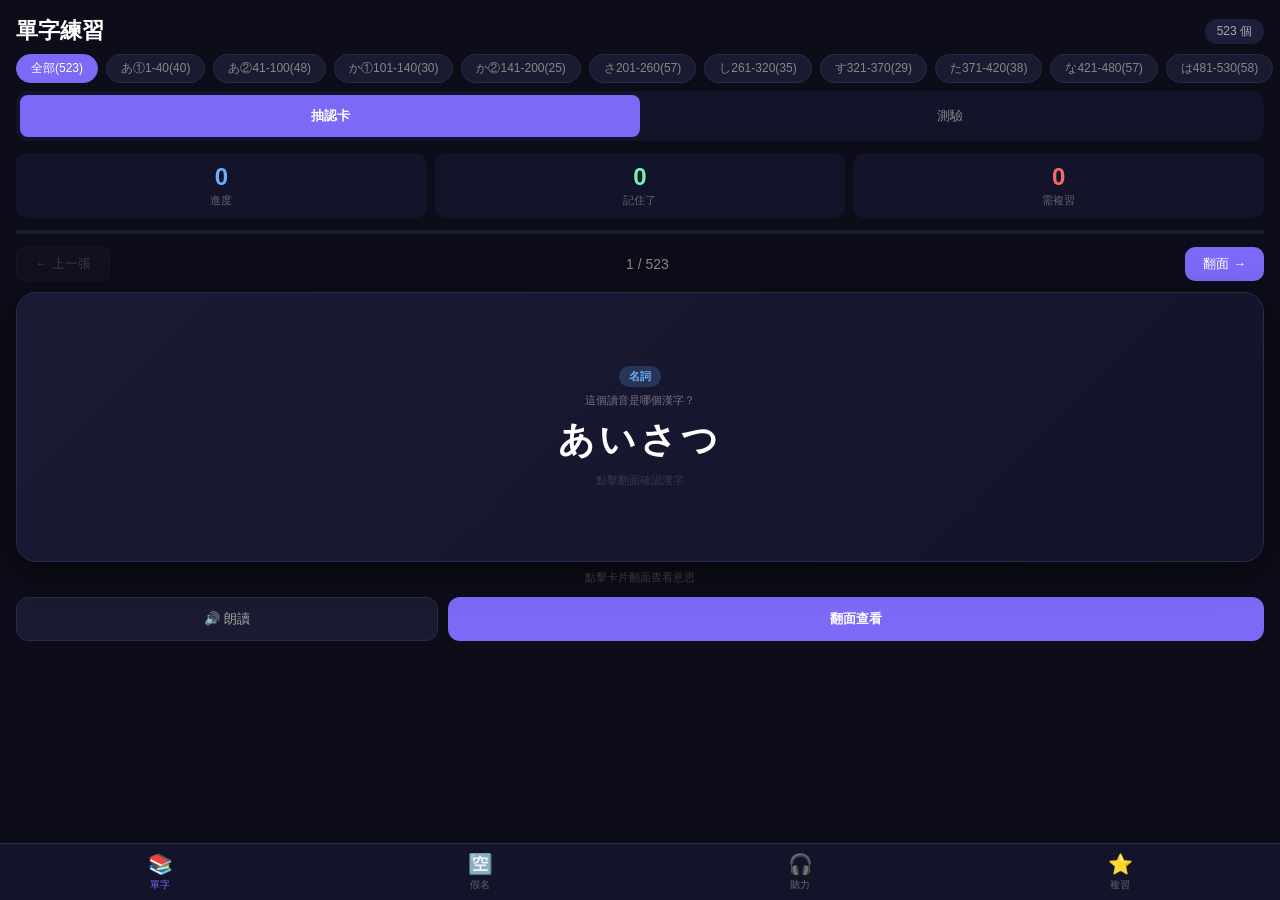
<file: index_9.html>
<!DOCTYPE html>
<html lang="zh-TW">
<head>
<meta charset="UTF-8">
<meta name="viewport" content="width=device-width, initial-scale=1.0, maximum-scale=1.0, user-scalable=no">
<meta name="apple-mobile-web-app-capable" content="yes">
<meta name="apple-mobile-web-app-status-bar-style" content="black-translucent">
<meta name="apple-mobile-web-app-title" content="N4單字">
<meta name="theme-color" content="#0d0d1a">
<title>N4單字學習</title>
<style>
*{box-sizing:border-box;margin:0;padding:0;-webkit-tap-highlight-color:transparent;}
body{background:#0d0d1a;color:#fff;font-family:'Hiragino Sans','Noto Sans JP','Noto Sans TC',sans-serif;min-height:100vh;padding-bottom:70px;}

/* ── 底部導航 ── */
.nav{position:fixed;bottom:0;left:0;right:0;background:#13132a;border-top:1px solid #2a2a4a;display:flex;z-index:100;}
.nav-item{flex:1;display:flex;flex-direction:column;align-items:center;justify-content:center;padding:8px 0;font-size:10px;color:#666;cursor:pointer;transition:color .2s;}
.nav-item.active{color:#7c6af7;}
.nav-item .ni{font-size:20px;margin-bottom:2px;}

/* ── 頁面區塊 ── */
.section{display:none;padding:0 0 16px;}
.section.active{display:block;}
.hdr{padding:16px 16px 8px;display:flex;align-items:center;justify-content:space-between;}
.hdr-title{font-size:22px;font-weight:800;}
.hdr-count{background:#1e1e3a;border-radius:20px;padding:4px 12px;font-size:12px;color:#aaa;}

/* ── 分組 Tab ── */
.ftags-wrap{overflow-x:auto;padding:0 16px 8px;scrollbar-width:none;}
.ftags-wrap::-webkit-scrollbar{display:none;}
.ftags{display:flex;gap:8px;width:max-content;}
.ftag{background:#1a1a30;border:1px solid #2a2a4a;color:#888;border-radius:20px;padding:5px 14px;font-size:12px;cursor:pointer;white-space:nowrap;transition:all .2s;font-family:inherit;}
.ftag.on{background:#7c6af7;border-color:#7c6af7;color:#fff;}

/* ── 模式切換 ── */
.mode-tabs{display:flex;background:#13132a;border-radius:12px;margin:0 16px 12px;padding:4px;}
.mode-tab{flex:1;text-align:center;padding:12px 8px;border-radius:8px;font-size:13px;cursor:pointer;color:#888;transition:all .2s;font-family:inherit;border:none;background:none;-webkit-tap-highlight-color:transparent;touch-action:manipulation;}
.mode-tab.active{background:#7c6af7;color:#fff;font-weight:700;}

/* ── 統計列 ── */
.stats{display:grid;grid-template-columns:1fr 1fr 1fr;gap:8px;padding:0 16px 12px;}
.stat{background:#13132a;border-radius:12px;padding:10px;text-align:center;}
.stat-num{font-size:24px;font-weight:800;}
.stat-num.blue{color:#6aaff7;}
.stat-num.green{color:#6af7b8;}
.stat-num.red{color:#f76a6a;}
.stat-label{font-size:11px;color:#666;margin-top:2px;}

/* ── 進度條 ── */
.prog-wrap{margin:0 16px 12px;background:#1a1a30;border-radius:8px;height:4px;overflow:hidden;}
.prog-bar{height:100%;background:linear-gradient(90deg,#7c6af7,#6af7b8);border-radius:8px;transition:width .4s;}

/* ── 卡片導航 ── */
.card-nav{display:flex;align-items:center;justify-content:space-between;padding:0 16px 10px;}
.cnav-btn{background:#1a1a30;border:1px solid #2a2a4a;color:#aaa;border-radius:10px;padding:8px 18px;font-size:13px;cursor:pointer;font-family:inherit;}
.card-cnt{font-size:14px;color:#888;}
.cnav-flip{background:#7c6af7;border:none;color:#fff;border-radius:10px;padding:8px 18px;font-size:13px;cursor:pointer;font-family:inherit;}

/* ── 抽認卡（翻牌動畫）── */
.card-wrap{padding:0 16px;perspective:1000px;}
.card-inner{
  position:relative;width:100%;height:270px;
  transform-style:preserve-3d;-webkit-transform-style:preserve-3d;
  transition:transform .5s cubic-bezier(.4,0,.2,1);
  cursor:pointer;border-radius:20px;
}
/* ★ Gemini 優化：切換新卡片時瞬間復位，避免看到背面 */
.card-inner.no-transition{transition:none!important;}
.card-inner.flipped{transform:rotateY(180deg);}

.card-face{
  position:absolute;width:100%;height:100%;
  backface-visibility:hidden;-webkit-backface-visibility:hidden;
  border-radius:20px;display:flex;flex-direction:column;
  align-items:center;justify-content:center;padding:20px;
  background:linear-gradient(135deg,#1a1a35 0%,#13132a 100%);
  border:1px solid #2a2a4a;box-shadow:0 8px 32px rgba(0,0,0,.5);
}
.card-back{transform:rotateY(180deg);}

/* ── 卡片內容 ── */
.c-tag{font-size:11px;border-radius:20px;padding:3px 10px;font-weight:700;margin-bottom:6px;}
.c-rd{font-size:15px;color:#9a9aff;text-align:center;letter-spacing:2px;margin-top:4px;}
.c-mn{font-size:18px;font-weight:700;color:#6af7b8;text-align:center;margin-top:6px;}
.mem-box{background:rgba(124,106,247,.1);border:1px solid rgba(124,106,247,.3);border-radius:10px;padding:8px 12px;margin-top:8px;width:100%;}
.mem-label{font-size:10px;color:#7c6af7;font-weight:700;margin-bottom:2px;}
.mem-text{font-size:12px;color:#ccc;line-height:1.5;}
.ex-text{font-size:11px;color:#888;text-align:center;margin-top:6px;line-height:1.6;}

/* ★ 不熟次數追蹤點點 */
.miss-tracker{display:flex;align-items:center;gap:5px;margin-top:8px;}
.miss-dot{width:10px;height:10px;border-radius:50%;border:1.5px solid #f76a6a;background:transparent;transition:background .2s;}
.miss-dot.filled{background:#f76a6a;}
.miss-count{font-size:11px;color:#f76a6a;margin-left:2px;}

/* ── 卡片提示 ── */
.card-hint{text-align:center;font-size:11px;color:#444;padding:8px 0 0;}

/* ── 手機觸控優化 ── */
button{touch-action:manipulation;-webkit-tap-highlight-color:transparent;}

/* ── 按鈕列 ── */
.vact{display:none;gap:10px;padding:12px 16px 0;}
.vact-btn{flex:1;padding:12px;border-radius:12px;font-size:14px;font-weight:700;cursor:pointer;border:none;font-family:inherit;}
.vact-btn.ok{background:rgba(106,247,184,.15);color:#6af7b8;border:1px solid #6af7b8;}
.vact-btn.ng{background:rgba(247,106,106,.15);color:#f76a6a;border:1px solid #f76a6a;}
.vflip{display:flex;gap:10px;padding:12px 16px 0;}
.speak-btn{background:#1a1a30;border:1px solid #2a2a4a;color:#aaa;border-radius:12px;padding:12px;font-size:13px;cursor:pointer;font-family:inherit;flex:1;}
.flip-btn{background:#7c6af7;border:none;color:#fff;border-radius:12px;padding:12px;font-size:13px;cursor:pointer;font-family:inherit;flex:2;font-weight:700;}

/* ── 測驗模式 ── */
.qbox{padding:0 16px;}
.q-word{font-family:'Hiragino Mincho ProN','Noto Serif JP',serif;font-size:32px;font-weight:700;text-align:center;margin-bottom:4px;}
.q-sub{font-size:13px;color:#888;text-align:center;margin-bottom:16px;}
.q-opts{display:grid;grid-template-columns:1fr 1fr;gap:8px;margin-bottom:12px;}
.q-opt{background:#1a1a30;border:1px solid #2a2a4a;color:#ddd;border-radius:12px;padding:12px 8px;font-size:13px;cursor:pointer;font-family:inherit;}
.q-opt.ok{background:rgba(106,247,184,.2);border-color:#6af7b8;color:#6af7b8;}
.q-opt.ng{background:rgba(247,106,106,.2);border-color:#f76a6a;color:#f76a6a;}
.q-res{padding:10px 14px;border-radius:10px;font-size:13px;margin-bottom:8px;line-height:1.6;}
.q-res.ok{background:rgba(106,247,184,.1);color:#6af7b8;}
.q-res.ng{background:rgba(247,106,106,.1);color:#f76a6a;}
.next-btn{width:100%;padding:12px;background:#7c6af7;color:#fff;border:none;border-radius:12px;font-size:14px;font-weight:700;cursor:pointer;margin-top:8px;font-family:inherit;}

/* ── 複習清單 ── */
.empty-state{text-align:center;padding:40px 20px;color:#666;font-size:15px;line-height:2;}
.rtabs{display:flex;gap:8px;padding:0 16px 12px;}
.rtab{background:#1a1a30;border:1px solid #2a2a4a;color:#888;border-radius:20px;padding:5px 14px;font-size:12px;cursor:pointer;font-family:inherit;}
.rtab.active{background:#7c6af7;border-color:#7c6af7;color:#fff;}
.rev-item{background:#13132a;border:1px solid #2a2a4a;border-radius:14px;padding:14px;margin:0 16px 10px;}
.rev-row{display:flex;align-items:center;gap:8px;margin-bottom:6px;flex-wrap:wrap;}
.rev-jp{font-family:'Hiragino Mincho ProN','Noto Serif JP',serif;font-size:20px;font-weight:700;}
.rev-rd{font-size:13px;color:#9a9aff;}
.rev-speak{background:none;border:none;font-size:18px;cursor:pointer;margin-left:auto;}
.rev-mn{font-size:14px;color:#6af7b8;margin-bottom:6px;}
.rev-miss{font-size:11px;color:#f76a6a;margin-top:4px;}

/* ── 聽力練習 ── */
.listen-card{background:linear-gradient(135deg,#1a1a35,#13132a);border:1px solid #2a2a4a;border-radius:20px;margin:0 16px;padding:40px 20px;text-align:center;min-height:220px;display:flex;flex-direction:column;align-items:center;justify-content:center;}
.listen-icon{font-size:56px;margin-bottom:12px;}
.listen-hint{font-size:13px;color:#666;margin-bottom:16px;}
.play-btn{background:#7c6af7;border:none;color:#fff;border-radius:14px;padding:14px 32px;font-size:15px;font-weight:700;cursor:pointer;font-family:inherit;}
.l-jp{font-family:'Hiragino Mincho ProN','Noto Serif JP',serif;font-size:28px;font-weight:700;margin-bottom:4px;}
.l-rd{font-size:15px;color:#9a9aff;letter-spacing:2px;margin-bottom:4px;}
.l-mn{font-size:16px;color:#6af7b8;}
.lact{display:none;gap:10px;padding:12px 16px 0;}
.lplay{display:flex;gap:10px;padding:12px 16px 0;}

/* ★ Toast 提示 */
.toast{
  position:fixed;top:18px;left:50%;
  transform:translateX(-50%) translateY(-8px);
  background:#f7c46a;color:#1a0f00;
  padding:9px 22px;border-radius:20px;
  font-size:13px;font-weight:700;
  z-index:9999;opacity:0;
  transition:opacity .3s,transform .3s;
  pointer-events:none;white-space:nowrap;
}
.toast.show{opacity:1;transform:translateX(-50%) translateY(0);}
</style>
</head>
<body>

<div class="toast" id="toast"></div>

<!-- ══ 單字練習 ══ -->
<div class="section active" id="s-vocab">
  <div class="hdr">
    <div class="hdr-title">單字練習</div>
    <div class="hdr-count" id="vocab-count">590 個</div>
  </div>
  <div class="ftags-wrap"><div class="ftags" id="ftags"></div></div>
  <div class="mode-tabs">
    <button class="mode-tab active" id="vm-flash" onclick="setVMode('flash')">抽認卡</button>
    <button class="mode-tab" id="vm-quiz" onclick="setVMode('quiz')">測驗</button>
  </div>

  <!-- 抽認卡 -->
  <div id="vm-flash-div">
    <div class="stats">
      <div class="stat"><div class="stat-num blue" id="sv-t">0</div><div class="stat-label">進度</div></div>
      <div class="stat"><div class="stat-num green" id="sv-k">0</div><div class="stat-label">記住了</div></div>
      <div class="stat"><div class="stat-num red" id="sv-f">0</div><div class="stat-label">需複習</div></div>
    </div>
    <div class="prog-wrap"><div class="prog-bar" id="vp" style="width:0%"></div></div>
    <div class="card-nav">
      <button class="cnav-btn" id="v-prev" onclick="vPrev()">← 上一張</button>
      <span class="card-cnt" id="vcnt">1 / 590</span>
      <button class="cnav-flip" onclick="flipCard()">翻面 →</button>
    </div>
    <div class="card-wrap">
      <div class="card-inner" id="ci" onclick="flipCard()">
        <div class="card-face card-front" id="cfront"></div>
        <div class="card-face card-back" id="cback"></div>
      </div>
    </div>
    <div class="card-hint" id="vhint">點擊卡片翻面查看意思</div>
    <div class="vflip" id="vflip">
      <button class="speak-btn" onclick="speakCurrent()">🔊 朗讀</button>
      <button class="flip-btn" onclick="flipCard()">翻面查看</button>
    </div>
    <div class="vact" id="vact">
      <button class="vact-btn ng" onclick="vAns(false)">❌ 不熟</button>
      <button class="vact-btn ok" onclick="vAns(true)">✅ 記住了</button>
    </div>
  </div>

  <!-- 測驗 -->
  <div id="vm-quiz-div" style="display:none;">
    <div class="stats">
      <div class="stat"><div class="stat-num blue" id="sv-t2">0</div><div class="stat-label">進度</div></div>
      <div class="stat"><div class="stat-num green" id="sv-k2">0</div><div class="stat-label">答對</div></div>
      <div class="stat"><div class="stat-num red" id="sv-f2">0</div><div class="stat-label">答錯</div></div>
    </div>
    <div class="qbox" id="qbox"></div>
  </div>
</div>

<!-- ══ 假名練習 ══ -->
<div class="section" id="s-kana">
  <div class="hdr"><div class="hdr-title">假名練習</div></div>
  <div class="mode-tabs">
    <button class="mode-tab active" id="km-flash" onclick="setKMode('flash')">抽認卡</button>
    <button class="mode-tab" id="km-kanji" onclick="setKMode('kanji')">漢字測驗</button>
    <button class="mode-tab" id="km-meaning" onclick="setKMode('meaning')">意思測驗</button>
  </div>
  <div id="km-flash-div">
    <div class="stats">
      <div class="stat"><div class="stat-num blue" id="sk-t">0</div><div class="stat-label">進度</div></div>
      <div class="stat"><div class="stat-num green" id="sk-k">0</div><div class="stat-label">記住了</div></div>
      <div class="stat"><div class="stat-num red" id="sk-f">0</div><div class="stat-label">需複習</div></div>
    </div>
    <div class="prog-wrap"><div class="prog-bar" id="kp" style="width:0%"></div></div>
    <div class="card-nav">
      <button class="cnav-btn" onclick="kPrev()">← 上一張</button>
      <span class="card-cnt" id="kcnt">1 / 590</span>
      <button class="cnav-flip" onclick="flipKana()">翻面 →</button>
    </div>
    <div class="card-wrap">
      <div class="card-inner" id="kci" onclick="flipKana()">
        <div class="card-face card-front" id="kfront"></div>
        <div class="card-face card-back" id="kback"></div>
      </div>
    </div>
    <div class="card-hint" id="khint">點擊卡片翻面確認漢字</div>
    <div class="vflip" id="kflip">
      <button class="speak-btn" onclick="speakKana()">🔊 朗讀</button>
      <button class="flip-btn" onclick="flipKana()">翻面查看</button>
    </div>
    <div class="vact" id="kact">
      <button class="vact-btn ng" onclick="kAns(false)">❌ 不熟</button>
      <button class="vact-btn ok" onclick="kAns(true)">✅ 記住了</button>
    </div>
  </div>
  <div id="km-kanji-div" style="display:none;"><div class="qbox" id="kquiz-kanji"></div></div>
  <div id="km-meaning-div" style="display:none;"><div class="qbox" id="kquiz-meaning"></div></div>
</div>

<!-- ══ 聽力練習 ══ -->
<div class="section" id="s-listen">
  <div class="hdr"><div class="hdr-title">聽力練習</div></div>
  <div class="stats">
    <div class="stat"><div class="stat-num blue" id="sl-t">0</div><div class="stat-label">進度</div></div>
    <div class="stat"><div class="stat-num green" id="sl-k">0</div><div class="stat-label">答對</div></div>
    <div class="stat"><div class="stat-num red" id="sl-f">0</div><div class="stat-label">需複習</div></div>
  </div>
  <div class="prog-wrap"><div class="prog-bar" id="lp" style="width:0%"></div></div>
  <div class="card-nav">
    <button class="cnav-btn" onclick="lPrev()">← 上一個</button>
    <span class="card-cnt" id="lnum">1 / 590</span>
    <div style="width:80px"></div>
  </div>
  <div class="listen-card" id="lcard">
    <div class="listen-icon">🎧</div>
    <p class="listen-hint">按下播放，聽發音猜單字</p>
    <div id="lreveal" style="display:none;"></div>
  </div>
  <div class="lplay" id="lplay">
    <button class="speak-btn" onclick="playListen()">🔊 播放</button>
    <button class="flip-btn" onclick="showListen()">顯示答案</button>
  </div>
  <div class="lact" id="lact">
    <button class="vact-btn ng" onclick="lAns(false)">❌ 不熟</button>
    <button class="vact-btn ok" onclick="lAns(true)">✅ 記住了</button>
  </div>
</div>

<!-- ══ 複習清單 ══ -->
<div class="section" id="s-review">
  <div class="hdr"><div class="hdr-title">複習清單</div></div>
  <div class="rtabs">
    <button class="rtab active" id="rt-vocab" onclick="setRTab('vocab')">單字</button>
    <button class="rtab" id="rt-kana" onclick="setRTab('kana')">假名</button>
  </div>
  <div id="rv-vocab"></div>
  <div id="rv-kana" style="display:none;"></div>
  <div style="padding:0 16px 16px;">
    <button class="next-btn" style="background:#f76a6a;" onclick="resetAll()">↺ 重置所有進度</button>
  </div>
</div>

<!-- ══ 底部導航 ══ -->
<nav class="nav">
  <div class="nav-item active" id="n-vocab" onclick="setSection('vocab')"><div class="ni">📚</div>單字</div>
  <div class="nav-item" id="n-kana" onclick="setSection('kana')"><div class="ni">🈳</div>假名</div>
  <div class="nav-item" id="n-listen" onclick="setSection('listen')"><div class="ni">🎧</div>聽力</div>
  <div class="nav-item" id="n-review" onclick="setSection('review')"><div class="ni">⭐</div>複習</div>
</nav>

<script>
// ══════════════════════════════════════════
//  品詞標籤設定
// ══════════════════════════════════════════
const TC={
  noun:{l:'名詞',bg:'rgba(106,175,247,0.2)',cl:'#6aaff7'},
  verb:{l:'動詞',bg:'rgba(106,247,184,0.2)',cl:'#6af7b8'},
  adj: {l:'形容詞',bg:'rgba(247,160,106,0.2)',cl:'#f7a06a'},
  adv: {l:'副詞',bg:'rgba(247,106,247,0.2)',cl:'#f76af7'},
  expr:{l:'表達',bg:'rgba(247,228,106,0.2)',cl:'#f7e46a'},
};

// ══════════════════════════════════════════
//  分組 Tag 設定
// ══════════════════════════════════════════
const TAGS=[
  {k:'all',l:'全部'},
  {k:'あ①',l:'あ①1-40'},{k:'あ②',l:'あ②41-100'},
  {k:'か①',l:'か①101-140'},{k:'か②',l:'か②141-200'},
  {k:'さ',l:'さ201-260'},{k:'し',l:'し261-320'},
  {k:'す',l:'す321-370'},{k:'た',l:'た371-420'},
  {k:'な',l:'な421-480'},{k:'は',l:'は481-530'},
  {k:'ま',l:'ま531-565'},{k:'新',l:'新増566+'},
];

// ══════════════════════════════════════════
//  單字資料
// ══════════════════════════════════════════
const VOCAB=[
  {jp:'挨拶',rd:'あいさつ',mn:'打招呼',pos:'noun',tag:'あ①',mem:'あいさつ＝相遇時的禮儀',ex:'毎朝、元気に挨拶しましょう。'},
  {jp:'青',rd:'あお',mn:'藍色',pos:'noun',tag:'あ①',mem:'あお→藍天的顏色',ex:'空は青いです。'},
  {jp:'青い',rd:'あおい',mn:'藍色的',pos:'adj',tag:'あ①',mem:'青い空＝藍天',ex:'青い空が好きです。'},
  {jp:'赤',rd:'あか',mn:'紅色',pos:'noun',tag:'あ①',mem:'あか→紅蘋果',ex:'赤いりんごを食べます。'},
  {jp:'秋',rd:'あき',mn:'秋天',pos:'noun',tag:'あ①',mem:'あき→落葉季節',ex:'秋になると葉が落ちます。'},
  {jp:'空き缶',rd:'あきかん',mn:'空罐子',pos:'noun',tag:'あ①',mem:'空き＝空的＋缶＝罐',ex:'空き缶を捨てないでください。'},
  {jp:'開ける',rd:'あける',mn:'打開',pos:'verb',tag:'あ①',mem:'あける→打開門窗',ex:'窓を開けてください。'},
  {jp:'味',rd:'あじ',mn:'味道',pos:'noun',tag:'あ①',mem:'あじ→舌頭感受到的',ex:'この料理は味がいいです。'},
  {jp:'遊ぶ',rd:'あそぶ',mn:'玩耍',pos:'verb',tag:'あ①',mem:'あそぶ→孩子在玩',ex:'子供たちが公園で遊んでいます。'},
  {jp:'温かい',rd:'あたたかい',mn:'溫暖的',pos:'adj',tag:'あ①',mem:'あたたかい→溫暖的感覺',ex:'温かいお茶を飲みます。'},
  {jp:'集まる',rd:'あつまる',mn:'聚集',pos:'verb',tag:'あ①',mem:'あつまる→大家聚在一起',ex:'友達が家に集まります。'},
  {jp:'集める',rd:'あつめる',mn:'收集',pos:'verb',tag:'あ①',mem:'あつめる→把東西收集起來',ex:'切手を集めています。'},
  {jp:'宛先',rd:'あてさき',mn:'收件人地址',pos:'noun',tag:'あ①',mem:'宛先＝寄送目的地',ex:'宛先を確認してください。'},
  {jp:'あまり',rd:'あまり',mn:'不太（否定）',pos:'adv',tag:'あ①',mem:'あまり＋否定＝不太～',ex:'あまり好きじゃないです。'},
  {jp:'雨',rd:'あめ',mn:'雨',pos:'noun',tag:'あ①',mem:'あめ→從天上掉下來的水',ex:'雨が降っています。'},
  {jp:'謝る',rd:'あやまる',mn:'道歉',pos:'verb',tag:'あ①',mem:'あやまる→低頭說對不起',ex:'失敗したので謝りました。'},
  {jp:'歩く',rd:'あるく',mn:'走路',pos:'verb',tag:'あ①',mem:'あるく→用腳走路',ex:'毎日30分歩きます。'},
  {jp:'アルバイト',rd:'アルバイト',mn:'打工',pos:'noun',tag:'あ①',mem:'德文Arbeit→工作',ex:'学生がアルバイトをしています。'},
  {jp:'案内',rd:'あんない',mn:'引導',pos:'noun',tag:'あ①',mem:'案内→帶路指引',ex:'駅まで案内します。'},
  {jp:'以外',rd:'いがい',mn:'以外',pos:'noun',tag:'あ①',mem:'以外＝除此之外',ex:'これ以外に方法はありません。'},
  {jp:'意外',rd:'いがい',mn:'意外的',pos:'adj',tag:'あ①',mem:'意外＝出乎意料',ex:'意外な結果になりました。'},
  {jp:'生け花',rd:'いけばな',mn:'插花',pos:'noun',tag:'あ①',mem:'生け＋花＝讓花活著',ex:'生け花を習っています。'},
  {jp:'意見',rd:'いけん',mn:'意見',pos:'noun',tag:'あ①',mem:'意見＝自己的想法',ex:'あなたの意見を聞かせてください。'},
  {jp:'石',rd:'いし',mn:'石頭',pos:'noun',tag:'あ①',mem:'いし→路邊的石頭',ex:'川で石を拾いました。'},
  {jp:'急がない',rd:'いそがない',mn:'不趕快',pos:'verb',tag:'あ①',mem:'急ぐ的否定形',ex:'急がないと遅れます。'},
  {jp:'頂きます',rd:'いただきます',mn:'我開動了',pos:'expr',tag:'あ①',mem:'吃飯前的感謝語',ex:'食事の前に頂きますと言います。'},
  {jp:'一日中',rd:'いちにちちゅう',mn:'一整天',pos:'adv',tag:'あ①',mem:'一日＋中＝整天',ex:'一日中勉強しました。'},
  {jp:'いつか',rd:'いつか',mn:'總有一天',pos:'adv',tag:'あ①',mem:'いつか→未來某個時候',ex:'いつか日本に行きたいです。'},
  {jp:'いつでも',rd:'いつでも',mn:'隨時',pos:'adv',tag:'あ①',mem:'いつ＋でも＝任何時候',ex:'いつでも来てください。'},
  {jp:'いつまで',rd:'いつまで',mn:'到什麼時候',pos:'adv',tag:'あ①',mem:'いつ＋まで＝到何時',ex:'いつまで待てばいいですか。'},
  {jp:'いつも',rd:'いつも',mn:'總是',pos:'adv',tag:'あ①',mem:'いつも→每次都是',ex:'いつも笑顔ですね。'},
  {jp:'糸',rd:'いと',mn:'線',pos:'noun',tag:'あ①',mem:'いと→細細的線',ex:'針に糸を通します。'},
  {jp:'今すぐ',rd:'いますぐ',mn:'馬上',pos:'adv',tag:'あ①',mem:'今＋すぐ＝立刻現在',ex:'今すぐ来てください。'},
  {jp:'意味',rd:'いみ',mn:'意思',pos:'noun',tag:'あ①',mem:'意味＝這個詞代表什麼',ex:'この言葉の意味は何ですか。'},
  {jp:'いらっしゃいませ',rd:'いらっしゃいませ',mn:'歡迎光臨',pos:'expr',tag:'あ①',mem:'店員歡迎客人的用語',ex:'店員が「いらっしゃいませ」と言いました。'},
  {jp:'入れる',rd:'いれる',mn:'放入',pos:'verb',tag:'あ①',mem:'いれる→把東西放進去',ex:'バッグに荷物を入れます。'},
  {jp:'インターネット',rd:'インターネット',mn:'網路',pos:'noun',tag:'あ①',mem:'Internet→網路',ex:'インターネットで調べます。'},
  {jp:'受付',rd:'うけつけ',mn:'接待處',pos:'noun',tag:'あ①',mem:'受け付け＝接受辦理',ex:'受付で名前を書きます。'},
  {jp:'受ける',rd:'うける',mn:'接受',pos:'verb',tag:'あ①',mem:'うける→承受、接受',ex:'試験を受けます。'},
  {jp:'動かない',rd:'うごかない',mn:'不動',pos:'verb',tag:'あ①',mem:'動く的否定＝不動',ex:'車が動かないです。'},
  {jp:'薄い',rd:'うすい',mn:'薄的',pos:'adj',tag:'あ②',mem:'うすい→厚さが少ない',ex:'この本は薄いです。'},
  {jp:'嘘',rd:'うそ',mn:'謊言',pos:'noun',tag:'あ②',mem:'うそをつく＝說謊',ex:'嘘をついてはいけません。'},
  {jp:'うっかり',rd:'うっかり',mn:'不小心',pos:'adv',tag:'あ②',mem:'うっかり→粗心大意',ex:'うっかり忘れてしまいました。'},
  {jp:'美しい',rd:'うつくしい',mn:'美麗的',pos:'adj',tag:'あ②',mem:'うつくしい→令人讚嘆的美',ex:'富士山は美しいです。'},
  {jp:'移す',rd:'うつす',mn:'移動',pos:'verb',tag:'あ②',mem:'うつす→把位置移過去',ex:'机を部屋に移します。'},
  {jp:'映す',rd:'うつす',mn:'投影',pos:'verb',tag:'あ②',mem:'うつす→映在螢幕上',ex:'スクリーンに映します。'},
  {jp:'写す',rd:'うつす',mn:'抄寫',pos:'verb',tag:'あ②',mem:'うつす→複製一份',ex:'ノートに写します。'},
  {jp:'うまい',rd:'うまい',mn:'好吃・厲害',pos:'adj',tag:'あ②',mem:'うまい→技術或味道都好',ex:'この料理はうまいです。'},
  {jp:'売り場',rd:'うりば',mn:'賣場',pos:'noun',tag:'あ②',mem:'売り＋場＝販售的地方',ex:'食品売り場はどこですか。'},
  {jp:'売る',rd:'うる',mn:'賣',pos:'verb',tag:'あ②',mem:'うる→把東西賣出去',ex:'お土産を売っています。'},
  {jp:'上着',rd:'うわぎ',mn:'外套',pos:'noun',tag:'あ②',mem:'上＋着＝穿在上面的衣服',ex:'上着を着てください。'},
  {jp:'運転',rd:'うんてん',mn:'駕駛',pos:'noun',tag:'あ②',mem:'運転→操控交通工具',ex:'車を運転します。'},
  {jp:'運転手',rd:'うんてんしゅ',mn:'司機',pos:'noun',tag:'あ②',mem:'運転＋手＝開車的人',ex:'バスの運転手さんに聞きます。'},
  {jp:'運動場',rd:'うんどうじょう',mn:'運動場',pos:'noun',tag:'あ②',mem:'運動＋場＝運動的地方',ex:'運動場で走ります。'},
  {jp:'営業',rd:'えいぎょう',mn:'營業',pos:'noun',tag:'あ②',mem:'営業中＝現在開門中',ex:'9時から営業しています。'},
  {jp:'駅員',rd:'えきいん',mn:'車站人員',pos:'noun',tag:'あ②',mem:'駅＋員＝車站的工作人員',ex:'駅員に道を聞きました。'},
  {jp:'エスカレーター',rd:'エスカレーター',mn:'手扶梯',pos:'noun',tag:'あ②',mem:'escalator→自動移動的梯子',ex:'エスカレーターで上がります。'},
  {jp:'蝦',rd:'えび',mn:'蝦子',pos:'noun',tag:'あ②',mem:'えび→海鮮中的蝦',ex:'エビが好きです。'},
  {jp:'絵本',rd:'えほん',mn:'繪本',pos:'noun',tag:'あ②',mem:'絵＋本＝有圖畫的書',ex:'子供に絵本を読みます。'},
  {jp:'選ぶ',rd:'えらぶ',mn:'選擇',pos:'verb',tag:'あ②',mem:'えらぶ→從多個中選一個',ex:'好きな色を選んでください。'},
  {jp:'エレベーター',rd:'エレベーター',mn:'電梯',pos:'noun',tag:'あ②',mem:'elevator→上下移動的箱子',ex:'エレベーターで3階へ行きます。'},
  {jp:'エンジニア',rd:'エンジニア',mn:'工程師',pos:'noun',tag:'あ②',mem:'engineer→技術專業人員',ex:'彼はエンジニアです。'},
  {jp:'遠慮',rd:'えんりょ',mn:'客氣',pos:'noun',tag:'あ②',mem:'遠慮なく＝請不要客氣',ex:'遠慮しないでください。'},
  {jp:'大勢',rd:'おおぜい',mn:'很多人',pos:'noun',tag:'あ②',mem:'大勢＝人數眾多',ex:'大勢の人が集まりました。'},
  {jp:'オートバイ',rd:'オートバイ',mn:'摩托車',pos:'noun',tag:'あ②',mem:'auto+bike→機車',ex:'オートバイで来ました。'},
  {jp:'お菓子',rd:'おかし',mn:'點心',pos:'noun',tag:'あ②',mem:'おかし→甜食點心',ex:'お菓子を食べます。'},
  {jp:'お客',rd:'おきゃく',mn:'客人',pos:'noun',tag:'あ②',mem:'お客さん→來訪的人',ex:'お客さんが来ています。'},
  {jp:'起きる',rd:'おきる',mn:'起床',pos:'verb',tag:'あ②',mem:'おきる→從睡夢中醒來',ex:'朝6時に起きます。'},
  {jp:'遅れる',rd:'おくれる',mn:'遲到',pos:'verb',tag:'あ②',mem:'おくれる→比預定時間晚',ex:'電車が遅れています。'},
  {jp:'怒る',rd:'おこる',mn:'生氣',pos:'verb',tag:'あ②',mem:'おこる→火氣上來了',ex:'先生が怒りました。'},
  {jp:'お辞儀',rd:'おじぎ',mn:'鞠躬',pos:'noun',tag:'あ②',mem:'おじぎ→日本的禮儀動作',ex:'深くお辞儀をします。'},
  {jp:'お知らせ',rd:'おしらせ',mn:'通知',pos:'noun',tag:'あ②',mem:'お知らせ＝告知事項',ex:'大切なお知らせがあります。'},
  {jp:'押す',rd:'おす',mn:'按',pos:'verb',tag:'あ②',mem:'おす→用力壓下去',ex:'ボタンを押してください。'},
  {jp:'遅い',rd:'おそい',mn:'慢的',pos:'adj',tag:'あ②',mem:'おそい→速度或時間慢',ex:'この電車は遅いです。'},
  {jp:'教わる',rd:'おそわる',mn:'被教導',pos:'verb',tag:'あ②',mem:'おそわる→向人學習',ex:'先生に教わります。'},
  {jp:'落ちる',rd:'おちる',mn:'掉落',pos:'verb',tag:'あ②',mem:'おちる→從高處落下',ex:'リンゴが落ちました。'},
  {jp:'音',rd:'おと',mn:'聲音',pos:'noun',tag:'あ②',mem:'おと→耳朵聽到的',ex:'大きな音がします。'},
  {jp:'落とす',rd:'おとす',mn:'弄掉',pos:'verb',tag:'あ②',mem:'おとす→使東西掉落',ex:'財布を落としました。'},
  {jp:'大人しい',rd:'おとなしい',mn:'乖巧的',pos:'adj',tag:'あ②',mem:'おとなしい→不吵鬧',ex:'大人しい子供です。'},
  {jp:'驚く',rd:'おどろく',mn:'驚訝',pos:'verb',tag:'あ②',mem:'おどろく→嚇一大跳',ex:'突然の知らせに驚きました。'},
  {jp:'お腹',rd:'おなか',mn:'肚子',pos:'noun',tag:'あ②',mem:'お腹が空く＝肚子餓',ex:'お腹が空きました。'},
  {jp:'同じ',rd:'おなじ',mn:'相同的',pos:'adj',tag:'あ②',mem:'おなじ→一模一樣',ex:'同じ色です。'},
  {jp:'お久しぶり',rd:'おひさしぶり',mn:'好久不見',pos:'expr',tag:'あ②',mem:'久しぶり＝好久沒見',ex:'お久しぶりですね！'},
  {jp:'覚える',rd:'おぼえる',mn:'記住',pos:'verb',tag:'あ②',mem:'おぼえる→記在腦子裡',ex:'単語を覚えます。'},
  {jp:'お見舞い',rd:'おみまい',mn:'探病',pos:'noun',tag:'あ②',mem:'お見舞い→去看生病的人',ex:'入院した友達にお見舞いに行きます。'},
  {jp:'思い出',rd:'おもいで',mn:'回憶',pos:'noun',tag:'あ②',mem:'思い＋出＝腦中浮現的',ex:'楽しい思い出があります。'},
  {jp:'泳ぐ',rd:'およぐ',mn:'游泳',pos:'verb',tag:'あ②',mem:'およぐ→在水中移動',ex:'プールで泳ぎます。'},
  {jp:'お礼',rd:'おれい',mn:'道謝',pos:'noun',tag:'あ②',mem:'お礼を言う＝說謝謝',ex:'お礼を言います。'},
  {jp:'カード',rd:'カード',mn:'卡片',pos:'noun',tag:'か①',mem:'card→卡片',ex:'クレジットカードで払います。'},
  {jp:'外国人',rd:'がいこくじん',mn:'外國人',pos:'noun',tag:'か①',mem:'外国＋人＝來自外國的人',ex:'外国人が多い街です。'},
  {jp:'改札口',rd:'かいさつぐち',mn:'剪票口',pos:'noun',tag:'か①',mem:'改札＝驗票的地方',ex:'改札口で待ちます。'},
  {jp:'会場',rd:'かいじょう',mn:'會場',pos:'noun',tag:'か①',mem:'会＋場＝集會的地方',ex:'会場に集まってください。'},
  {jp:'階段',rd:'かいだん',mn:'樓梯',pos:'noun',tag:'か①',mem:'階＋段＝一層一層的',ex:'階段を上ります。'},
  {jp:'会話',rd:'かいわ',mn:'會話',pos:'noun',tag:'か①',mem:'会話＝互相說話',ex:'日本語で会話します。'},
  {jp:'返す',rd:'かえす',mn:'歸還',pos:'verb',tag:'か①',mem:'かえす→還回去',ex:'本を図書館に返します。'},
  {jp:'替える',rd:'かえる',mn:'替換',pos:'verb',tag:'か①',mem:'かえる→換一個新的',ex:'電球を替えます。'},
  {jp:'係り',rd:'かかり',mn:'負責人',pos:'noun',tag:'か①',mem:'かかり→負責處理的人',ex:'係りの人に聞いてください。'},
  {jp:'鍵',rd:'かぎ',mn:'鑰匙',pos:'noun',tag:'か①',mem:'かぎ→開鎖的工具',ex:'鍵をなくしました。'},
  {jp:'家具',rd:'かぐ',mn:'家具',pos:'noun',tag:'か①',mem:'家具＝家裡的用品',ex:'新しい家具を買います。'},
  {jp:'飾る',rd:'かざる',mn:'裝飾',pos:'verb',tag:'か①',mem:'かざる→讓空間變漂亮',ex:'部屋に花を飾ります。'},
  {jp:'貸す',rd:'かす',mn:'借出',pos:'verb',tag:'か①',mem:'かす→把東西借給別人',ex:'友達に本を貸します。'},
  {jp:'数',rd:'かず',mn:'數量',pos:'noun',tag:'か①',mem:'かず→有多少個',ex:'数が多いです。'},
  {jp:'数える',rd:'かぞえる',mn:'數數',pos:'verb',tag:'か①',mem:'かぞえる→一個一個數',ex:'1から10まで数えます。'},
  {jp:'形',rd:'かたち',mn:'形狀',pos:'noun',tag:'か①',mem:'かたち→外觀的樣子',ex:'丸い形です。'},
  {jp:'片付ける',rd:'かたづける',mn:'整理',pos:'verb',tag:'か①',mem:'かたづける→把亂的整理好',ex:'部屋を片付けます。'},
  {jp:'課長',rd:'かちょう',mn:'課長',pos:'noun',tag:'か①',mem:'課＋長＝部門主管',ex:'課長に報告します。'},
  {jp:'角',rd:'かど',mn:'轉角',pos:'noun',tag:'か①',mem:'かど→路的轉彎處',ex:'角を曲がってください。'},
  {jp:'必ず',rd:'かならず',mn:'一定',pos:'adv',tag:'か①',mem:'かならず→百分百會發生',ex:'必ず来てください。'},
  {jp:'咬む',rd:'かむ',mn:'咬',pos:'verb',tag:'か①',mem:'かむ→用牙齒咬',ex:'よく咬んで食べます。'},
  {jp:'通う',rd:'かよう',mn:'通勤',pos:'verb',tag:'か①',mem:'かよう→固定往返某個地方',ex:'学校に通っています。'},
  {jp:'体',rd:'からだ',mn:'身體',pos:'noun',tag:'か①',mem:'からだ→整個身體',ex:'体を大切にしてください。'},
  {jp:'借りる',rd:'かりる',mn:'借入',pos:'verb',tag:'か①',mem:'かりる→向別人借來用',ex:'図書館で本を借ります。'},
  {jp:'軽い',rd:'かるい',mn:'輕的',pos:'adj',tag:'か①',mem:'かるい→重量很少',ex:'このカバンは軽いです。'},
  {jp:'カレー',rd:'カレー',mn:'咖哩',pos:'noun',tag:'か①',mem:'curry→咖哩料理',ex:'カレーを食べます。'},
  {jp:'乾く',rd:'かわく',mn:'乾燥',pos:'verb',tag:'か①',mem:'かわく→水分消失變乾',ex:'洗濯物が乾きました。'},
  {jp:'変わる',rd:'かわる',mn:'改變',pos:'verb',tag:'か①',mem:'かわる→和以前不同了',ex:'天気が変わりました。'},
  {jp:'考える',rd:'かんがえる',mn:'思考',pos:'verb',tag:'か①',mem:'かんがえる→動腦思考',ex:'よく考えてから答えます。'},
  {jp:'関係',rd:'かんけい',mn:'關係',pos:'noun',tag:'か①',mem:'関係→兩者之間的連結',ex:'彼とは関係がありません。'},
  {jp:'看護師',rd:'かんごし',mn:'護理師',pos:'noun',tag:'か②',mem:'看護＋師＝照顧病人的人',ex:'看護師になりたいです。'},
  {jp:'黄色',rd:'きいろ',mn:'黃色',pos:'noun',tag:'か②',mem:'きいろ→向日葵的顏色',ex:'ひまわりは黄色いです。'},
  {jp:'消える',rd:'きえる',mn:'消失',pos:'verb',tag:'か②',mem:'きえる→不見了',ex:'電気が消えました。'},
  {jp:'機械',rd:'きかい',mn:'機器',pos:'noun',tag:'か②',mem:'機械＝運作的裝置',ex:'機械が故障しました。'},
  {jp:'危険',rd:'きけん',mn:'危險',pos:'noun',tag:'か②',mem:'危険→可能受傷的狀況',ex:'ここは危険です。'},
  {jp:'帰国',rd:'きこく',mn:'回國',pos:'noun',tag:'か②',mem:'帰＋国＝回自己的國家',ex:'来月帰国します。'},
  {jp:'技術',rd:'ぎじゅつ',mn:'技術',pos:'noun',tag:'か②',mem:'技術＝專業的能力',ex:'技術を学びます。'},
  {jp:'汚い',rd:'きたない',mn:'髒的',pos:'adj',tag:'か②',mem:'きたない→需要清潔的',ex:'部屋が汚いです。'},
  {jp:'喫茶店',rd:'きっさてん',mn:'咖啡廳',pos:'noun',tag:'か②',mem:'喫茶＝喝茶的店',ex:'喫茶店でコーヒーを飲みます。'},
  {jp:'きっと',rd:'きっと',mn:'一定',pos:'adv',tag:'か②',mem:'きっと→有把握地說一定',ex:'きっと大丈夫です。'},
  {jp:'厳しい',rd:'きびしい',mn:'嚴格的',pos:'adj',tag:'か②',mem:'きびしい→要求很高',ex:'先生は厳しいです。'},
  {jp:'決まる',rd:'きまる',mn:'決定（自）',pos:'verb',tag:'か②',mem:'きまる→事情定下來了',ex:'日程が決まりました。'},
  {jp:'決める',rd:'きめる',mn:'決定（他）',pos:'verb',tag:'か②',mem:'きめる→自己做出決定',ex:'目標を決めます。'},
  {jp:'気持ち',rd:'きもち',mn:'心情',pos:'noun',tag:'か②',mem:'気持ち→內心的感受',ex:'今日は気持ちがいいです。'},
  {jp:'着物',rd:'きもの',mn:'和服',pos:'noun',tag:'か②',mem:'着＋物＝穿的東西',ex:'着物を着ます。'},
  {jp:'急行',rd:'きゅうこう',mn:'急行列車',pos:'noun',tag:'か②',mem:'急行＝快速列車',ex:'急行に乗ります。'},
  {jp:'牛乳',rd:'ぎゅうにゅう',mn:'牛奶',pos:'noun',tag:'か②',mem:'牛＋乳＝牛的奶',ex:'毎朝牛乳を飲みます。'},
  {jp:'胡瓜',rd:'きゅうり',mn:'小黃瓜',pos:'noun',tag:'か②',mem:'きゅうり→綠色的蔬菜',ex:'きゅうりのサラダを食べます。'},
  {jp:'教育',rd:'きょういく',mn:'教育',pos:'noun',tag:'か②',mem:'教育＝培養人才',ex:'教育は大切です。'},
  {jp:'興味',rd:'きょうみ',mn:'興趣',pos:'noun',tag:'か②',mem:'興味がある＝對～有興趣',ex:'日本語に興味があります。'},
  {jp:'切る',rd:'きる',mn:'切割',pos:'verb',tag:'か②',mem:'きる→用刀切開',ex:'野菜を切ります。'},
  {jp:'着る',rd:'きる',mn:'穿（上衣）',pos:'verb',tag:'か②',mem:'きる→穿在身上',ex:'シャツを着ます。'},
  {jp:'切れる',rd:'きれる',mn:'用完',pos:'verb',tag:'か②',mem:'きれる→結束或斷掉',ex:'電池が切れました。'},
  {jp:'禁煙',rd:'きんえん',mn:'禁菸',pos:'noun',tag:'か②',mem:'禁＋煙＝禁止吸菸',ex:'ここは禁煙です。'},
  {jp:'近所',rd:'きんじょ',mn:'附近',pos:'noun',tag:'か②',mem:'近＋所＝附近的地方',ex:'近所に公園があります。'},
  {jp:'具合',rd:'ぐあい',mn:'身體狀況',pos:'noun',tag:'さ',mem:'具合が悪い＝身體不舒服',ex:'具合が悪いです。'},
  {jp:'空港',rd:'くうこう',mn:'機場',pos:'noun',tag:'さ',mem:'空＋港＝飛機的港口',ex:'空港まで迎えに来ます。'},
  {jp:'クッキー',rd:'クッキー',mn:'餅乾',pos:'noun',tag:'さ',mem:'cookie→烤的小餅乾',ex:'クッキーを焼きます。'},
  {jp:'雲',rd:'くも',mn:'雲',pos:'noun',tag:'さ',mem:'くも→天空的白色棉花',ex:'空に雲があります。'},
  {jp:'曇り',rd:'くもり',mn:'陰天',pos:'noun',tag:'さ',mem:'くもり→雲很多的天氣',ex:'今日は曇りです。'},
  {jp:'クラブ',rd:'クラブ',mn:'社團',pos:'noun',tag:'さ',mem:'club→同好聚集的團體',ex:'テニスクラブに入ります。'},
  {jp:'比べる',rd:'くらべる',mn:'比較',pos:'verb',tag:'さ',mem:'くらべる→兩個放在一起看',ex:'二つを比べます。'},
  {jp:'グラム',rd:'グラム',mn:'公克',pos:'noun',tag:'さ',mem:'gram→重量單位',ex:'100グラムください。'},
  {jp:'グループ',rd:'グループ',mn:'小組',pos:'noun',tag:'さ',mem:'group→一起行動的團體',ex:'グループに分けます。'},
  {jp:'計画',rd:'けいかく',mn:'計劃',pos:'noun',tag:'さ',mem:'計画→預先想好的安排',ex:'旅行の計画を立てます。'},
  {jp:'経験',rd:'けいけん',mn:'經驗',pos:'noun',tag:'さ',mem:'経験＝親身經歷',ex:'経験が大切です。'},
  {jp:'警察官',rd:'けいさつかん',mn:'警察',pos:'noun',tag:'さ',mem:'警察＋官＝執法人員',ex:'警察官に聞きます。'},
  {jp:'ケーキ',rd:'ケーキ',mn:'蛋糕',pos:'noun',tag:'さ',mem:'cake→生日蛋糕',ex:'誕生日ケーキを食べます。'},
  {jp:'ゲーム',rd:'ゲーム',mn:'遊戲',pos:'noun',tag:'さ',mem:'game→好玩的活動',ex:'ゲームをします。'},
  {jp:'怪我',rd:'けが',mn:'受傷',pos:'noun',tag:'さ',mem:'けが＝身體受到傷害',ex:'怪我をしました。'},
  {jp:'景色',rd:'けしき',mn:'景色',pos:'noun',tag:'さ',mem:'けしき→美麗的風景',ex:'富士山の景色が美しいです。'},
  {jp:'消す',rd:'けす',mn:'關掉',pos:'verb',tag:'さ',mem:'けす→讓光或聲音消失',ex:'電気を消します。'},
  {jp:'結婚式',rd:'けっこんしき',mn:'婚禮',pos:'noun',tag:'さ',mem:'結婚＋式＝結婚的典禮',ex:'結婚式に出席します。'},
  {jp:'見学',rd:'けんがく',mn:'參觀',pos:'noun',tag:'さ',mem:'見＋学＝看並學習',ex:'工場を見学します。'},
  {jp:'玄関',rd:'げんかん',mn:'玄關',pos:'noun',tag:'さ',mem:'げんかん→進門脫鞋的地方',ex:'玄関で靴を脱ぎます。'},
  {jp:'見物',rd:'けんぶつ',mn:'觀光',pos:'noun',tag:'さ',mem:'見＋物＝看東西',ex:'お寺を見物します。'},
  {jp:'交差点',rd:'こうさてん',mn:'十字路口',pos:'noun',tag:'さ',mem:'交差＝交叉的地方',ex:'交差点で曲がります。'},
  {jp:'工事',rd:'こうじ',mn:'施工',pos:'noun',tag:'さ',mem:'工事中＝正在施工',ex:'道路の工事があります。'},
  {jp:'工場',rd:'こうじょう',mn:'工廠',pos:'noun',tag:'さ',mem:'工＋場＝製造東西的地方',ex:'工場で働いています。'},
  {jp:'声',rd:'こえ',mn:'聲音（人）',pos:'noun',tag:'さ',mem:'こえ→人說話的聲音',ex:'大きな声で話します。'},
  {jp:'黒板',rd:'こくばん',mn:'黑板',pos:'noun',tag:'さ',mem:'黒＋板＝黑色的板子',ex:'黒板に書きます。'},
  {jp:'故障',rd:'こしょう',mn:'故障',pos:'noun',tag:'さ',mem:'故障＝機器壞掉了',ex:'パソコンが故障しました。'},
  {jp:'午前中',rd:'ごぜんちゅう',mn:'上午',pos:'noun',tag:'さ',mem:'午前＋中＝整個上午',ex:'午前中に終わります。'},
  {jp:'答える',rd:'こたえる',mn:'回答',pos:'verb',tag:'さ',mem:'こたえる→給出答案',ex:'質問に答えます。'},
  {jp:'コップ',rd:'コップ',mn:'杯子',pos:'noun',tag:'さ',mem:'cup→裝飲料的容器',ex:'水をコップに入れます。'},
  {jp:'言葉',rd:'ことば',mn:'語言',pos:'noun',tag:'さ',mem:'ことば→說出口的話',ex:'日本語の言葉を覚えます。'},
  {jp:'この辺',rd:'このへん',mn:'這附近',pos:'expr',tag:'さ',mem:'この＋辺＝這一帶',ex:'この辺に駅はありますか。'},
  {jp:'コピー',rd:'コピー',mn:'影印',pos:'noun',tag:'さ',mem:'copy→複製一份',ex:'書類をコピーします。'},
  {jp:'細かい',rd:'こまかい',mn:'細小的',pos:'adj',tag:'さ',mem:'こまかい→注意小細節',ex:'細かいことが気になります。'},
  {jp:'困る',rd:'こまる',mn:'困擾',pos:'verb',tag:'さ',mem:'こまる→不知道該怎麼辦',ex:'お金がなくて困ります。'},
  {jp:'ゴミ',rd:'ごみ',mn:'垃圾',pos:'noun',tag:'さ',mem:'ごみ→要丟掉的廢棄物',ex:'ゴミを捨てます。'},
  {jp:'混む',rd:'こむ',mn:'擁擠',pos:'verb',tag:'さ',mem:'こむ→人多塞滿了',ex:'電車が混んでいます。'},
  {jp:'米',rd:'こめ',mn:'白米',pos:'noun',tag:'さ',mem:'こめ→日本人的主食',ex:'お米を炊きます。'},
  {jp:'壊す',rd:'こわす',mn:'弄壞',pos:'verb',tag:'さ',mem:'こわす→讓東西損壞',ex:'ゲームを壊しました。'},
  {jp:'壊れる',rd:'こわれる',mn:'壞掉',pos:'verb',tag:'さ',mem:'こわれる→東西自己壞了',ex:'テレビが壊れました。'},
  {jp:'コンサート',rd:'コンサート',mn:'音樂會',pos:'noun',tag:'さ',mem:'concert→現場演奏',ex:'コンサートに行きます。'},
  {jp:'今度',rd:'こんど',mn:'下次',pos:'noun',tag:'さ',mem:'今度＝下一次',ex:'今度は一緒に行きましょう。'},
  {jp:'コンビニ',rd:'コンビニ',mn:'便利商店',pos:'noun',tag:'さ',mem:'convenience store→方便的店',ex:'コンビニで買います。'},
  {jp:'サービス',rd:'サービス',mn:'服務',pos:'noun',tag:'さ',mem:'service→為客人提供的',ex:'サービスがいいです。'},
  {jp:'最近',rd:'さいきん',mn:'最近',pos:'adv',tag:'さ',mem:'最近＝這陣子',ex:'最近忙しいです。'},
  {jp:'財布',rd:'さいふ',mn:'錢包',pos:'noun',tag:'さ',mem:'財布→裝錢的包包',ex:'財布を持ちます。'},
  {jp:'サイン',rd:'サイン',mn:'簽名',pos:'noun',tag:'さ',mem:'sign→名字的手寫',ex:'サインをお願いします。'},
  {jp:'探す',rd:'さがす',mn:'尋找',pos:'verb',tag:'さ',mem:'さがす→找不到在找',ex:'鍵を探しています。'},
  {jp:'作文',rd:'さくぶん',mn:'作文',pos:'noun',tag:'さ',mem:'作＋文＝寫出來的文章',ex:'日本語で作文を書きます。'},
  {jp:'差す',rd:'さす',mn:'撐（傘）',pos:'verb',tag:'さ',mem:'さす→把傘撐開',ex:'傘を差します。'},
  {jp:'誘う',rd:'さそう',mn:'邀請',pos:'verb',tag:'さ',mem:'さそう→請別人一起來',ex:'友達を映画に誘います。'},
  {jp:'サッカー',rd:'サッカー',mn:'足球',pos:'noun',tag:'さ',mem:'soccer→用腳踢的球',ex:'サッカーをします。'},
  {jp:'皿',rd:'さら',mn:'盤子',pos:'noun',tag:'さ',mem:'さら→裝食物的扁容器',ex:'皿を洗います。'},
  {jp:'サラダ',rd:'サラダ',mn:'沙拉',pos:'noun',tag:'さ',mem:'salad→生菜料理',ex:'サラダを食べます。'},
  {jp:'触る',rd:'さわる',mn:'觸摸',pos:'verb',tag:'さ',mem:'さわる→用手碰',ex:'展示物に触らないでください。'},
  {jp:'賛成',rd:'さんせい',mn:'贊成',pos:'noun',tag:'さ',mem:'賛成＝同意對方',ex:'その意見に賛成です。'},
  {jp:'残念',rd:'ざんねん',mn:'遺憾',pos:'adj',tag:'さ',mem:'残念→沒辦法的遺憾',ex:'残念ですね。'},
  {jp:'試合',rd:'しあい',mn:'比賽',pos:'noun',tag:'し',mem:'試合＝對決競爭',ex:'試合に勝ちました。'},
  {jp:'仕方',rd:'しかた',mn:'方法',pos:'noun',tag:'し',mem:'仕方がない＝沒辦法',ex:'仕方がありません。'},
  {jp:'叱る',rd:'しかる',mn:'責罵',pos:'verb',tag:'し',mem:'しかる→嚴厲批評',ex:'先生に叱られました。'},
  {jp:'時間割',rd:'じかんわり',mn:'課程表',pos:'noun',tag:'し',mem:'時間＋割＝時間的分配',ex:'時間割を確認します。'},
  {jp:'試験',rd:'しけん',mn:'考試',pos:'noun',tag:'し',mem:'試験＝測試能力',ex:'試験を受けます。'},
  {jp:'失敗',rd:'しっぱい',mn:'失敗',pos:'noun',tag:'し',mem:'失敗→事情沒有成功',ex:'失敗を恐れません。'},
  {jp:'質問',rd:'しつもん',mn:'問題',pos:'noun',tag:'し',mem:'質問＝想知道答案',ex:'質問があります。'},
  {jp:'失礼しました',rd:'しつれいしました',mn:'失禮了',pos:'expr',tag:'し',mem:'失礼＝不禮貌的行為',ex:'失礼しました。'},
  {jp:'自転車',rd:'じてんしゃ',mn:'腳踏車',pos:'noun',tag:'し',mem:'自転車→自己踩踏前進',ex:'自転車で通学します。'},
  {jp:'品物',rd:'しなもの',mn:'物品',pos:'noun',tag:'し',mem:'品物＝商品物品',ex:'品物を確認します。'},
  {jp:'自分',rd:'じぶん',mn:'自己',pos:'noun',tag:'し',mem:'自分＝我自己',ex:'自分でやります。'},
  {jp:'事務所',rd:'じむしょ',mn:'辦公室',pos:'noun',tag:'し',mem:'事務＋所＝處理事務的地方',ex:'事務所に連絡します。'},
  {jp:'閉める',rd:'しめる',mn:'關閉',pos:'verb',tag:'し',mem:'しめる→把開著的關上',ex:'ドアを閉めます。'},
  {jp:'じゃがいも',rd:'じゃがいも',mn:'馬鈴薯',pos:'noun',tag:'し',mem:'じゃがいも→圓形的澱粉蔬菜',ex:'じゃがいもを茹でます。'},
  {jp:'シャツ',rd:'シャツ',mn:'襯衫',pos:'noun',tag:'し',mem:'shirt→上半身的衣服',ex:'白いシャツを着ます。'},
  {jp:'シャンプー',rd:'シャンプー',mn:'洗髮精',pos:'noun',tag:'し',mem:'shampoo→洗頭的液體',ex:'シャンプーで髪を洗います。'},
  {jp:'習慣',rd:'しゅうかん',mn:'習慣',pos:'noun',tag:'し',mem:'習慣＝固定的行為模式',ex:'毎日運動する習慣があります。'},
  {jp:'住所',rd:'じゅうしょ',mn:'住址',pos:'noun',tag:'し',mem:'住所＝住的地方',ex:'住所を教えてください。'},
  {jp:'授業',rd:'じゅぎょう',mn:'上課',pos:'noun',tag:'し',mem:'授業＝老師教學的時間',ex:'授業が始まります。'},
  {jp:'宿題',rd:'しゅくだい',mn:'作業',pos:'noun',tag:'し',mem:'宿題→回家要做的功課',ex:'宿題をします。'},
  {jp:'出発',rd:'しゅっぱつ',mn:'出發',pos:'noun',tag:'し',mem:'出発＝開始移動',ex:'9時に出発します。'},
  {jp:'趣味',rd:'しゅみ',mn:'嗜好',pos:'noun',tag:'し',mem:'趣味＝興趣愛好',ex:'趣味は読書です。'},
  {jp:'種類',rd:'しゅるい',mn:'種類',pos:'noun',tag:'し',mem:'種類＝分類的類別',ex:'いろんな種類があります。'},
  {jp:'準備',rd:'じゅんび',mn:'準備',pos:'noun',tag:'し',mem:'準備→事先做好的安排',ex:'旅行の準備をします。'},
  {jp:'紹介',rd:'しょうかい',mn:'介紹',pos:'noun',tag:'し',mem:'紹介＝讓兩方認識',ex:'友達を紹介します。'},
  {jp:'小説',rd:'しょうせつ',mn:'小說',pos:'noun',tag:'し',mem:'小説＝虛構的故事書',ex:'小説を読みます。'},
  {jp:'招待',rd:'しょうたい',mn:'邀請',pos:'noun',tag:'し',mem:'招待＝正式邀請',ex:'パーティーに招待されました。'},
  {jp:'丈夫',rd:'じょうぶ',mn:'健壯的',pos:'adj',tag:'し',mem:'丈夫＝不容易壞或生病',ex:'丈夫な体です。'},
  {jp:'ジョギング',rd:'ジョギング',mn:'慢跑',pos:'noun',tag:'し',mem:'jogging→緩慢跑步運動',ex:'毎朝ジョギングします。'},
  {jp:'食堂',rd:'しょくどう',mn:'食堂',pos:'noun',tag:'し',mem:'食＋堂＝吃飯的地方',ex:'食堂で昼ご飯を食べます。'},
  {jp:'食料品',rd:'しょくりょうひん',mn:'食品',pos:'noun',tag:'し',mem:'食料＋品＝食物種類',ex:'食料品を買います。'},
  {jp:'調べる',rd:'しらべる',mn:'調查',pos:'verb',tag:'し',mem:'しらべる→查詢找答案',ex:'インターネットで調べます。'},
  {jp:'知る',rd:'しる',mn:'知道',pos:'verb',tag:'し',mem:'しる→腦子裡有這個資訊',ex:'知っていますか？'},
  {jp:'神社',rd:'じんじゃ',mn:'神社',pos:'noun',tag:'し',mem:'神社＝日本的神明廟',ex:'神社に参ります。'},
  {jp:'心配',rd:'しんぱい',mn:'擔心',pos:'noun',tag:'し',mem:'心配＝心裡不安',ex:'心配しないでください。'},
  {jp:'水泳',rd:'すいえい',mn:'游泳',pos:'noun',tag:'す',mem:'水＋泳＝在水中游',ex:'水泳が得意です。'},
  {jp:'スイッチ',rd:'スイッチ',mn:'開關',pos:'noun',tag:'す',mem:'switch→切換開或關',ex:'スイッチを押します。'},
  {jp:'スーツ',rd:'スーツ',mn:'西裝',pos:'noun',tag:'す',mem:'suit→正式的套裝',ex:'スーツを着ます。'},
  {jp:'好き',rd:'すき',mn:'喜歡的',pos:'adj',tag:'す',mem:'好き＝心裡喜愛的感覺',ex:'音楽が好きです。'},
  {jp:'スキー',rd:'スキー',mn:'滑雪',pos:'noun',tag:'す',mem:'ski→在雪地上滑行',ex:'冬にスキーをします。'},
  {jp:'空く',rd:'すく',mn:'變空',pos:'verb',tag:'す',mem:'すく→人或東西變少',ex:'席が空きました。'},
  {jp:'少ない',rd:'すくない',mn:'少的',pos:'adj',tag:'す',mem:'すくない→數量不多',ex:'お金が少ないです。'},
  {jp:'進む',rd:'すすむ',mn:'前進',pos:'verb',tag:'す',mem:'すすむ→往前移動',ex:'まっすぐ進みます。'},
  {jp:'すっかり',rd:'すっかり',mn:'完全地',pos:'adv',tag:'す',mem:'すっかり→完全、徹底地',ex:'すっかり忘れました。'},
  {jp:'ずっと',rd:'ずっと',mn:'一直',pos:'adv',tag:'す',mem:'ずっと→持續不間斷',ex:'ずっと待っています。'},
  {jp:'捨てる',rd:'すてる',mn:'丟棄',pos:'verb',tag:'す',mem:'すてる→把不要的丟掉',ex:'ゴミを捨てます。'},
  {jp:'スポーツ',rd:'スポーツ',mn:'運動',pos:'noun',tag:'す',mem:'sports→身體活動',ex:'スポーツが好きです。'},
  {jp:'座る',rd:'すわる',mn:'坐下',pos:'verb',tag:'す',mem:'すわる→讓身體坐下',ex:'椅子に座ります。'},
  {jp:'生活',rd:'せいかつ',mn:'生活',pos:'noun',tag:'す',mem:'生活＝每天的日常',ex:'便利な生活です。'},
  {jp:'精算',rd:'せいさん',mn:'結算',pos:'noun',tag:'す',mem:'精算機＝計費機器',ex:'精算機で精算します。'},
  {jp:'セーター',rd:'セーター',mn:'毛衣',pos:'noun',tag:'す',mem:'sweater→保暖的針織衣',ex:'冬はセーターを着ます。'},
  {jp:'世界',rd:'せかい',mn:'世界',pos:'noun',tag:'す',mem:'世界＝地球上所有地方',ex:'世界旅行をしたいです。'},
  {jp:'咳',rd:'せき',mn:'咳嗽',pos:'noun',tag:'す',mem:'せきが出る＝咳嗽',ex:'咳が出ます。'},
  {jp:'席',rd:'せき',mn:'座位',pos:'noun',tag:'す',mem:'席＝坐的位置',ex:'席を探します。'},
  {jp:'説明',rd:'せつめい',mn:'說明',pos:'noun',tag:'す',mem:'説明＝解釋清楚',ex:'説明してください。'},
  {jp:'是非',rd:'ぜひ',mn:'務必',pos:'adv',tag:'す',mem:'是非＝請一定要',ex:'是非来てください。'},
  {jp:'狭い',rd:'せまい',mn:'狹窄的',pos:'adj',tag:'す',mem:'せまい→空間很小',ex:'この部屋は狭いです。'},
  {jp:'世話',rd:'せわ',mn:'照顧',pos:'noun',tag:'す',mem:'お世話になる＝承蒙照顧',ex:'お世話になっています。'},
  {jp:'センチ',rd:'センチ',mn:'公分',pos:'noun',tag:'す',mem:'centimeter→長度單位',ex:'身長は170センチです。'},
  {jp:'相談',rd:'そうだん',mn:'商量',pos:'noun',tag:'す',mem:'相談＝一起討論',ex:'先生に相談します。'},
  {jp:'育てる',rd:'そだてる',mn:'培育',pos:'verb',tag:'す',mem:'そだてる→讓生命成長',ex:'子供を育てます。'},
  {jp:'卒業',rd:'そつぎょう',mn:'畢業',pos:'noun',tag:'す',mem:'卒業＝完成學業',ex:'大学を卒業します。'},
  {jp:'空',rd:'そら',mn:'天空',pos:'noun',tag:'す',mem:'そら→頭上的藍色空間',ex:'空が青いです。'},
  {jp:'そろそろ',rd:'そろそろ',mn:'差不多該',pos:'adv',tag:'す',mem:'そろそろ→時機快到了',ex:'そろそろ帰ります。'},
  {jp:'体育館',rd:'たいいくかん',mn:'體育館',pos:'noun',tag:'た',mem:'体育＋館＝運動的建築',ex:'体育館で運動します。'},
  {jp:'大事',rd:'だいじ',mn:'重要的',pos:'adj',tag:'た',mem:'大事＝很重要不能忽視',ex:'体が大事です。'},
  {jp:'大切',rd:'たいせつ',mn:'珍貴的',pos:'adj',tag:'た',mem:'大切＝需要珍惜的',ex:'時間を大切にします。'},
  {jp:'大体',rd:'だいたい',mn:'大概',pos:'adv',tag:'た',mem:'大体＝差不多、大約',ex:'大体分かりました。'},
  {jp:'台所',rd:'だいどころ',mn:'廚房',pos:'noun',tag:'た',mem:'台所＝做料理的地方',ex:'台所で料理します。'},
  {jp:'タオル',rd:'タオル',mn:'毛巾',pos:'noun',tag:'た',mem:'towel→擦身體的布',ex:'タオルで拭きます。'},
  {jp:'沢山',rd:'たくさん',mn:'很多',pos:'adv',tag:'た',mem:'たくさん→數量多',ex:'沢山食べました。'},
  {jp:'尋ねる',rd:'たずねる',mn:'詢問',pos:'verb',tag:'た',mem:'たずねる→問別人',ex:'道を尋ねます。'},
  {jp:'訪ねる',rd:'たずねる',mn:'拜訪',pos:'verb',tag:'た',mem:'たずねる→去拜訪別人',ex:'友達の家を訪ねます。'},
  {jp:'建てる',rd:'たてる',mn:'建造',pos:'verb',tag:'た',mem:'たてる→把建築物蓋起來',ex:'家を建てます。'},
  {jp:'棚',rd:'たな',mn:'架子',pos:'noun',tag:'た',mem:'たな→放東西的層板',ex:'棚に本を並べます。'},
  {jp:'楽しむ',rd:'たのしむ',mn:'享受',pos:'verb',tag:'た',mem:'たのしむ→感受快樂',ex:'旅行を楽しみます。'},
  {jp:'頼む',rd:'たのむ',mn:'拜託',pos:'verb',tag:'た',mem:'たのむ→請別人幫忙',ex:'友達に頼みます。'},
  {jp:'たばこ',rd:'たばこ',mn:'香菸',pos:'noun',tag:'た',mem:'たばこ→吸菸的物品',ex:'たばこを吸います。'},
  {jp:'偶に',rd:'たまに',mn:'偶爾',pos:'adv',tag:'た',mem:'たまに→不常，偶爾',ex:'たまに映画を見ます。'},
  {jp:'足りる',rd:'たりる',mn:'足夠',pos:'verb',tag:'た',mem:'たりる→數量剛好夠',ex:'お金が足りません。'},
  {jp:'誰か',rd:'だれか',mn:'某人',pos:'noun',tag:'た',mem:'だれか→不知道是誰的人',ex:'誰かいますか？'},
  {jp:'男性',rd:'だんせい',mn:'男性',pos:'noun',tag:'た',mem:'男性＝男生',ex:'男性用トイレです。'},
  {jp:'チェック',rd:'チェック',mn:'確認',pos:'noun',tag:'た',mem:'check→確認是否正確',ex:'内容をチェックします。'},
  {jp:'近い',rd:'ちかい',mn:'近的',pos:'adj',tag:'た',mem:'ちかい→距離短',ex:'駅が近いです。'},
  {jp:'近く',rd:'ちかく',mn:'附近',pos:'noun',tag:'た',mem:'近く＝距離近的地方',ex:'近くに店があります。'},
  {jp:'チケット',rd:'チケット',mn:'票券',pos:'noun',tag:'た',mem:'ticket→入場或乘車的憑證',ex:'チケットを買います。'},
  {jp:'遅刻',rd:'ちこく',mn:'遲到',pos:'noun',tag:'た',mem:'遅刻＝比預定時間晚到',ex:'遅刻してすみません。'},
  {jp:'チャンス',rd:'チャンス',mn:'機會',pos:'noun',tag:'た',mem:'chance→好的時機',ex:'チャンスを生かします。'},
  {jp:'注意',rd:'ちゅうい',mn:'注意',pos:'noun',tag:'た',mem:'注意＝小心留神',ex:'注意してください。'},
  {jp:'中止',rd:'ちゅうし',mn:'中止',pos:'noun',tag:'た',mem:'中止＝停在中途',ex:'試合が中止になりました。'},
  {jp:'貯金',rd:'ちょきん',mn:'儲蓄',pos:'noun',tag:'た',mem:'貯金＝把錢存起來',ex:'毎月貯金します。'},
  {jp:'チョコレート',rd:'チョコレート',mn:'巧克力',pos:'noun',tag:'た',mem:'chocolate→甜甜的點心',ex:'チョコレートが好きです。'},
  {jp:'捕まえる',rd:'つかまえる',mn:'抓住',pos:'verb',tag:'た',mem:'つかまえる→讓對方無法逃跑',ex:'犯人を捕まえます。'},
  {jp:'月',rd:'つき',mn:'月亮',pos:'noun',tag:'た',mem:'つき→夜晚發光的星球',ex:'月が綺麗です。'},
  {jp:'作る',rd:'つくる',mn:'製作',pos:'verb',tag:'た',mem:'つくる→從無到有做出來',ex:'料理を作ります。'},
  {jp:'着く',rd:'つく',mn:'抵達',pos:'verb',tag:'た',mem:'つく→到達目的地',ex:'駅に着きました。'},
  {jp:'都合',rd:'つごう',mn:'方便',pos:'noun',tag:'た',mem:'都合がいい＝時間方便',ex:'都合はいいですか？'},
  {jp:'伝える',rd:'つたえる',mn:'傳達',pos:'verb',tag:'た',mem:'つたえる→把訊息傳給別人',ex:'伝言を伝えます。'},
  {jp:'包む',rd:'つつむ',mn:'包裝',pos:'verb',tag:'た',mem:'つつむ→用紙或布包起來',ex:'プレゼントを包みます。'},
  {jp:'勤める',rd:'つとめる',mn:'上班',pos:'verb',tag:'た',mem:'つとめる→在某公司工作',ex:'会社に勤めています。'},
  {jp:'つもり',rd:'つもり',mn:'打算',pos:'noun',tag:'た',mem:'つもり＝心中的計劃',ex:'行くつもりです。'},
  {jp:'連れていく',rd:'つれていく',mn:'帶去',pos:'verb',tag:'た',mem:'連れ＝帶著人一起去',ex:'子供を公園に連れていきます。'},
  {jp:'丁寧',rd:'ていねい',mn:'有禮貌的',pos:'adj',tag:'な',mem:'丁寧＝認真仔細有禮',ex:'丁寧に説明します。'},
  {jp:'デート',rd:'デート',mn:'約會',pos:'noun',tag:'な',mem:'date→兩人約出去',ex:'デートをします。'},
  {jp:'出かける',rd:'でかける',mn:'出門',pos:'verb',tag:'な',mem:'でかける→離開家外出',ex:'買い物に出かけます。'},
  {jp:'手帳',rd:'てちょう',mn:'記事本',pos:'noun',tag:'な',mem:'手帳＝小型記事冊',ex:'手帳に書きます。'},
  {jp:'手伝う',rd:'てつだう',mn:'幫忙',pos:'verb',tag:'な',mem:'てつだう→協助別人',ex:'料理を手伝います。'},
  {jp:'出る',rd:'でる',mn:'出來',pos:'verb',tag:'な',mem:'でる→從裡面出來',ex:'家を出ます。'},
  {jp:'店員',rd:'てんいん',mn:'店員',pos:'noun',tag:'な',mem:'店＋員＝店裡工作的人',ex:'店員に聞きます。'},
  {jp:'電気',rd:'でんき',mn:'電燈',pos:'noun',tag:'な',mem:'電気をつける＝開燈',ex:'電気をつけます。'},
  {jp:'天気予報',rd:'てんきよほう',mn:'天氣預報',pos:'noun',tag:'な',mem:'天気＋予報＝預測天氣',ex:'天気予報を見ます。'},
  {jp:'電子レンジ',rd:'でんしれんじ',mn:'微波爐',pos:'noun',tag:'な',mem:'電子＋レンジ＝微波爐',ex:'電子レンジで温めます。'},
  {jp:'どうして',rd:'どうして',mn:'為什麼',pos:'adv',tag:'な',mem:'どうして＝問原因理由',ex:'どうして来ましたか？'},
  {jp:'どうやって',rd:'どうやって',mn:'怎麼做',pos:'adv',tag:'な',mem:'どうやって＝問方法',ex:'どうやって行きますか？'},
  {jp:'遠い',rd:'とおい',mn:'遠的',pos:'adj',tag:'な',mem:'とおい→距離長',ex:'駅が遠いです。'},
  {jp:'時々',rd:'ときどき',mn:'有時候',pos:'adv',tag:'な',mem:'時々＝不是每次但偶爾',ex:'時々映画を見ます。'},
  {jp:'特に',rd:'とくに',mn:'特別',pos:'adv',tag:'な',mem:'特に＝尤其特別地',ex:'特に問題はありません。'},
  {jp:'どこか',rd:'どこか',mn:'某處',pos:'adv',tag:'な',mem:'どこか→某個不確定的地方',ex:'どこかに行きたいです。'},
  {jp:'閉じる',rd:'とじる',mn:'關閉',pos:'verb',tag:'な',mem:'とじる→闔上書本或眼睛',ex:'本を閉じます。'},
  {jp:'途中',rd:'とちゅう',mn:'途中',pos:'noun',tag:'な',mem:'途中＝在中間的過程',ex:'途中で止まります。'},
  {jp:'特急',rd:'とっきゅう',mn:'特快列車',pos:'noun',tag:'な',mem:'特急＝最快的列車',ex:'特急で行きます。'},
  {jp:'届く',rd:'とどく',mn:'送到',pos:'verb',tag:'な',mem:'とどく→到達目的地',ex:'荷物が届きました。'},
  {jp:'届ける',rd:'とどける',mn:'遞送',pos:'verb',tag:'な',mem:'とどける→把東西送到',ex:'郵便物を届けます。'},
  {jp:'どなた',rd:'どなた',mn:'哪位（敬）',pos:'noun',tag:'な',mem:'どなた＝誰的敬語',ex:'どなたですか？'},
  {jp:'どのぐらい',rd:'どのぐらい',mn:'大約多少',pos:'adv',tag:'な',mem:'どのぐらい＝程度或量',ex:'どのぐらいかかりますか？'},
  {jp:'止める',rd:'とめる',mn:'停止',pos:'verb',tag:'な',mem:'とめる→讓動作停下來',ex:'車を止めます。'},
  {jp:'ドライブ',rd:'ドライブ',mn:'兜風',pos:'noun',tag:'な',mem:'drive→開車出遊',ex:'ドライブに行きます。'},
  {jp:'直す',rd:'なおす',mn:'修好',pos:'verb',tag:'な',mem:'なおす→讓壞的變好',ex:'故障を直します。'},
  {jp:'治す',rd:'なおす',mn:'治好（病）',pos:'verb',tag:'な',mem:'なおす→把病治好',ex:'風邪を治します。'},
  {jp:'治る',rd:'なおる',mn:'痊癒',pos:'verb',tag:'な',mem:'なおる→病自己好了',ex:'病気が治りました。'},
  {jp:'なかなか',rd:'なかなか',mn:'相當',pos:'adv',tag:'な',mem:'なかなか難しい＝挺難的',ex:'なかなか難しいですね。'},
  {jp:'泣く',rd:'なく',mn:'哭泣',pos:'verb',tag:'な',mem:'なく→流眼淚哭泣',ex:'子供が泣いています。'},
  {jp:'無くす',rd:'なくす',mn:'遺失',pos:'verb',tag:'な',mem:'なくす→找不到東西了',ex:'財布を無くしました。'},
  {jp:'投げる',rd:'なげる',mn:'投擲',pos:'verb',tag:'な',mem:'なげる→把東西丟出去',ex:'ボールを投げます。'},
  {jp:'何故',rd:'なぜ',mn:'為什麼',pos:'adv',tag:'な',mem:'なぜ＝問原因',ex:'なぜ来ましたか？'},
  {jp:'名前',rd:'なまえ',mn:'名字',pos:'noun',tag:'な',mem:'名前＝稱呼自己的詞',ex:'名前を教えてください。'},
  {jp:'習う',rd:'ならう',mn:'學習',pos:'verb',tag:'な',mem:'ならう→跟老師學',ex:'ピアノを習います。'},
  {jp:'並べる',rd:'ならべる',mn:'排列',pos:'verb',tag:'な',mem:'ならべる→整齊排好',ex:'商品を並べます。'},
  {jp:'慣れる',rd:'なれる',mn:'習慣',pos:'verb',tag:'な',mem:'なれる→變得不再陌生',ex:'日本の生活に慣れました。'},
  {jp:'何回も',rd:'なんかいも',mn:'好幾次',pos:'adv',tag:'な',mem:'何回＋も＝很多次',ex:'何回も練習します。'},
  {jp:'似合う',rd:'にあう',mn:'適合',pos:'verb',tag:'な',mem:'にあう→很搭配很好看',ex:'その服が似合います。'},
  {jp:'苦い',rd:'にがい',mn:'苦的',pos:'adj',tag:'な',mem:'にがい→苦苦的味道',ex:'コーヒーは苦いです。'},
  {jp:'にこにこ',rd:'にこにこ',mn:'笑咪咪',pos:'adv',tag:'な',mem:'にこにこ→臉上帶著笑',ex:'にこにこ笑っています。'},
  {jp:'について',rd:'について',mn:'關於',pos:'expr',tag:'な',mem:'について＝有關於此話題',ex:'日本について話します。'},
  {jp:'日記',rd:'にっき',mn:'日記',pos:'noun',tag:'な',mem:'日記＝每天寫的記錄',ex:'毎日日記を書きます。'},
  {jp:'入院',rd:'にゅういん',mn:'住院',pos:'noun',tag:'な',mem:'入院＝進入醫院住院',ex:'病院に入院します。'},
  {jp:'入学式',rd:'にゅうがくしき',mn:'入學典禮',pos:'noun',tag:'な',mem:'入学＋式＝入學的儀式',ex:'入学式に出席します。'},
  {jp:'によって',rd:'によって',mn:'根據',pos:'expr',tag:'な',mem:'によって＝取決於',ex:'人によって違います。'},
  {jp:'人形',rd:'にんぎょう',mn:'玩偶',pos:'noun',tag:'な',mem:'人＋形＝人的形狀玩具',ex:'人形を集めます。'},
  {jp:'盗む',rd:'ぬすむ',mn:'偷竊',pos:'verb',tag:'な',mem:'ぬすむ→偷走別人的東西',ex:'物を盗んではいけません。'},
  {jp:'温い',rd:'ぬるい',mn:'溫溫的',pos:'adj',tag:'な',mem:'ぬるい→不夠熱的溫度',ex:'お湯がぬるいです。'},
  {jp:'濡れる',rd:'ぬれる',mn:'弄濕',pos:'verb',tag:'な',mem:'ぬれる→被水弄濕',ex:'雨に濡れました。'},
  {jp:'値段',rd:'ねだん',mn:'價格',pos:'noun',tag:'な',mem:'値段＝東西的價錢',ex:'値段を確認します。'},
  {jp:'熱',rd:'ねつ',mn:'發燒',pos:'noun',tag:'な',mem:'熱が出る＝發燒了',ex:'熱が出ました。'},
  {jp:'熱心',rd:'ねっしん',mn:'認真的',pos:'adj',tag:'な',mem:'熱心＝充滿熱情認真',ex:'熱心に勉強します。'},
  {jp:'寝坊',rd:'ねぼう',mn:'睡過頭',pos:'noun',tag:'な',mem:'ねぼう→睡太久沒起來',ex:'今日は寝坊しました。'},
  {jp:'眠い',rd:'ねむい',mn:'想睡的',pos:'adj',tag:'な',mem:'ねむい→眼皮很重',ex:'眠いです。'},
  {jp:'残る',rd:'のこる',mn:'剩下',pos:'verb',tag:'な',mem:'のこる→還有剩餘的',ex:'お金が残ります。'},
  {jp:'乗り換える',rd:'のりかえる',mn:'轉車',pos:'verb',tag:'な',mem:'乗り換え＝換另一班車',ex:'渋谷で乗り換えます。'},
  {jp:'歯医者',rd:'はいしゃ',mn:'牙醫',pos:'noun',tag:'は',mem:'歯＋医者＝治牙的醫生',ex:'歯医者に行きます。'},
  {jp:'入る',rd:'はいる',mn:'進入',pos:'verb',tag:'は',mem:'はいる→從外面進到裡面',ex:'部屋に入ります。'},
  {jp:'履く',rd:'はく',mn:'穿（鞋）',pos:'verb',tag:'は',mem:'はく→把腳放進鞋裡',ex:'靴を履きます。'},
  {jp:'箱',rd:'はこ',mn:'箱子',pos:'noun',tag:'は',mem:'はこ→裝東西的容器',ex:'箱に入れます。'},
  {jp:'運ぶ',rd:'はこぶ',mn:'搬運',pos:'verb',tag:'は',mem:'はこぶ→把重物移動',ex:'荷物を運びます。'},
  {jp:'箸',rd:'はし',mn:'筷子',pos:'noun',tag:'は',mem:'はし→夾食物的兩根棒',ex:'箸でご飯を食べます。'},
  {jp:'場所',rd:'ばしょ',mn:'地點',pos:'noun',tag:'は',mem:'場所＝特定的位置',ex:'場所を決めます。'},
  {jp:'バス停',rd:'ばすてい',mn:'公車站',pos:'noun',tag:'は',mem:'バス＋停＝公車停靠處',ex:'バス停で待ちます。'},
  {jp:'働く',rd:'はたらく',mn:'工作',pos:'verb',tag:'は',mem:'はたらく→勤勞地工作',ex:'毎日働きます。'},
  {jp:'葉っぱ',rd:'はっぱ',mn:'樹葉',pos:'noun',tag:'は',mem:'はっぱ→樹上的葉子',ex:'葉っぱが落ちます。'},
  {jp:'花見',rd:'はなみ',mn:'賞花',pos:'noun',tag:'は',mem:'花見＝看花的活動',ex:'花見をします。'},
  {jp:'花屋',rd:'はなや',mn:'花店',pos:'noun',tag:'は',mem:'花＋屋＝賣花的店',ex:'花屋で花を買います。'},
  {jp:'払う',rd:'はらう',mn:'支付',pos:'verb',tag:'は',mem:'はらう→付錢',ex:'お金を払います。'},
  {jp:'貼る',rd:'はる',mn:'貼上',pos:'verb',tag:'は',mem:'はる→用膠水貼上去',ex:'ポスターを貼ります。'},
  {jp:'晴れ',rd:'はれ',mn:'晴天',pos:'noun',tag:'は',mem:'はれ→太陽出來的天氣',ex:'今日は晴れです。'},
  {jp:'ハンカチ',rd:'ハンカチ',mn:'手帕',pos:'noun',tag:'は',mem:'handkerchief→擦手的布',ex:'ハンカチを持ちます。'},
  {jp:'反対',rd:'はんたい',mn:'反對',pos:'noun',tag:'は',mem:'反対＝不同意',ex:'反対意見があります。'},
  {jp:'パンツ',rd:'パンツ',mn:'褲子',pos:'noun',tag:'は',mem:'pants→下半身的衣服',ex:'パンツを履きます。'},
  {jp:'ピアノ',rd:'ピアノ',mn:'鋼琴',pos:'noun',tag:'は',mem:'piano→有黑白鍵的樂器',ex:'ピアノを弾きます。'},
  {jp:'冷える',rd:'ひえる',mn:'變冷',pos:'verb',tag:'は',mem:'ひえる→溫度下降變冷',ex:'体が冷えました。'},
  {jp:'引く',rd:'ひく',mn:'拉',pos:'verb',tag:'は',mem:'ひく→把東西拉過來',ex:'ドアを引きます。'},
  {jp:'非常に',rd:'ひじょうに',mn:'非常',pos:'adv',tag:'は',mem:'非常に＝程度極高',ex:'非常に大切です。'},
  {jp:'左',rd:'ひだり',mn:'左邊',pos:'noun',tag:'は',mem:'ひだり→心臟那一側',ex:'左に曲がります。'},
  {jp:'びっくり',rd:'びっくり',mn:'嚇一跳',pos:'adv',tag:'は',mem:'びっくり→突然受到驚嚇',ex:'びっくりしました！'},
  {jp:'引っ越す',rd:'ひっこす',mn:'搬家',pos:'verb',tag:'は',mem:'引っ越し＝搬到新住所',ex:'来月引っ越します。'},
  {jp:'必要',rd:'ひつよう',mn:'必要的',pos:'adj',tag:'は',mem:'必要＝不可缺少的',ex:'お金が必要です。'},
  {jp:'紐',rd:'ひも',mn:'繩子',pos:'noun',tag:'は',mem:'ひも→細細的繩',ex:'紐で縛ります。'},
  {jp:'昼寝',rd:'ひるね',mn:'午睡',pos:'noun',tag:'は',mem:'昼＋寝＝白天睡覺',ex:'昼寝をします。'},
  {jp:'拾う',rd:'ひろう',mn:'撿起',pos:'verb',tag:'は',mem:'ひろう→把地上的撿起來',ex:'ゴミを拾います。'},
  {jp:'封筒',rd:'ふうとう',mn:'信封',pos:'noun',tag:'は',mem:'封筒＝裝信的袋子',ex:'封筒に入れます。'},
  {jp:'プール',rd:'プール',mn:'游泳池',pos:'noun',tag:'は',mem:'pool→裝水的游泳設施',ex:'プールで泳ぎます。'},
  {jp:'増える',rd:'ふえる',mn:'增加',pos:'verb',tag:'は',mem:'ふえる→數量變多了',ex:'人口が増えます。'},
  {jp:'深い',rd:'ふかい',mn:'深的',pos:'adj',tag:'は',mem:'ふかい→深度大',ex:'川が深いです。'},
  {jp:'復習',rd:'ふくしゅう',mn:'複習',pos:'noun',tag:'は',mem:'復習＝再次學習',ex:'授業の復習をします。'},
  {jp:'袋',rd:'ふくろ',mn:'袋子',pos:'noun',tag:'は',mem:'ふくろ→裝東西的軟容器',ex:'袋に入れます。'},
  {jp:'部長',rd:'ぶちょう',mn:'部長',pos:'noun',tag:'は',mem:'部＋長＝部門主管',ex:'部長に報告します。'},
  {jp:'太い',rd:'ふとい',mn:'粗的',pos:'adj',tag:'は',mem:'ふとい→直徑大',ex:'この木は太いです。'},
  {jp:'太る',rd:'ふとる',mn:'變胖',pos:'verb',tag:'は',mem:'ふとる→體重增加',ex:'太りたくないです。'},
  {jp:'船',rd:'ふね',mn:'船',pos:'noun',tag:'は',mem:'ふね→在水上行駛的交通工具',ex:'船で島に行きます。'},
  {jp:'不便',rd:'ふべん',mn:'不方便的',pos:'adj',tag:'は',mem:'不便＝使用起來不方便',ex:'交通が不便です。'},
  {jp:'踏む',rd:'ふむ',mn:'踩',pos:'verb',tag:'は',mem:'ふむ→用腳踩下去',ex:'花を踏まないでください。'},
  {jp:'プレゼント',rd:'プレゼント',mn:'禮物',pos:'noun',tag:'は',mem:'present→給別人的禮',ex:'プレゼントを渡します。'},
  {jp:'文化',rd:'ぶんか',mn:'文化',pos:'noun',tag:'は',mem:'文化＝某地方的傳統習俗',ex:'日本文化を学びます。'},
  {jp:'平日',rd:'へいじつ',mn:'平日',pos:'noun',tag:'は',mem:'平日＝週一到週五',ex:'平日に行きます。'},
  {jp:'下手',rd:'へた',mn:'不擅長的',pos:'adj',tag:'は',mem:'下手＝技術不好',ex:'料理が下手です。'},
  {jp:'ベッド',rd:'ベッド',mn:'床',pos:'noun',tag:'は',mem:'bed→睡覺的地方',ex:'ベッドで寝ます。'},
  {jp:'ペット',rd:'ペット',mn:'寵物',pos:'noun',tag:'は',mem:'pet→在家飼養的動物',ex:'ペットを飼います。'},
  {jp:'返事',rd:'へんじ',mn:'回覆',pos:'noun',tag:'は',mem:'返事＝回應對方',ex:'返事をください。'},
  {jp:'貿易',rd:'ぼうえき',mn:'貿易',pos:'noun',tag:'は',mem:'貿易＝國際間買賣',ex:'貿易会社に勤めています。'},
  {jp:'他',rd:'ほか',mn:'其他',pos:'noun',tag:'は',mem:'ほか＝除此之外的',ex:'他にもあります。'},
  {jp:'僕',rd:'ぼく',mn:'我（男）',pos:'noun',tag:'は',mem:'ぼく→男生說的我',ex:'僕は学生です。'},
  {jp:'星',rd:'ほし',mn:'星星',pos:'noun',tag:'は',mem:'ほし→夜空的亮點',ex:'星が綺麗です。'},
  {jp:'ポスター',rd:'ポスター',mn:'海報',pos:'noun',tag:'は',mem:'poster→貼在牆上的大圖',ex:'ポスターを貼ります。'},
  {jp:'ポスト',rd:'ポスト',mn:'郵筒',pos:'noun',tag:'は',mem:'post→投遞信件的筒',ex:'ポストに投函します。'},
  {jp:'ボタン',rd:'ボタン',mn:'按鈕',pos:'noun',tag:'は',mem:'button→按下去的東西',ex:'ボタンを押します。'},
  {jp:'褒める',rd:'ほめる',mn:'稱讚',pos:'verb',tag:'は',mem:'ほめる→說對方好話',ex:'先生に褒められました。'},
  {jp:'本棚',rd:'ほんだな',mn:'書架',pos:'noun',tag:'は',mem:'本＋棚＝放書的架子',ex:'本棚に本を並べます。'},
  {jp:'本当',rd:'ほんとう',mn:'真的',pos:'adj',tag:'は',mem:'本当＝事實、真相',ex:'本当ですか？'},
  {jp:'曲がる',rd:'まがる',mn:'轉彎',pos:'verb',tag:'ま',mem:'まがる→方向改變',ex:'角を曲がります。'},
  {jp:'巻き寿司',rd:'まきすし',mn:'壽司捲',pos:'noun',tag:'ま',mem:'巻き＝捲起來的壽司',ex:'巻き寿司を作ります。'},
  {jp:'真面目',rd:'まじめ',mn:'認真的',pos:'adj',tag:'ま',mem:'まじめ→做事認真負責',ex:'真面目な学生です。'},
  {jp:'まだ',rd:'まだ',mn:'還・尚未',pos:'adv',tag:'ま',mem:'まだ→事情還沒完成',ex:'まだ終わっていません。'},
  {jp:'間違う',rd:'まちがう',mn:'弄錯（自）',pos:'verb',tag:'ま',mem:'まちがう→不正確',ex:'間違いました。'},
  {jp:'間違える',rd:'まちがえる',mn:'弄錯（他）',pos:'verb',tag:'ま',mem:'まちがえる→做了錯的',ex:'答えを間違えました。'},
  {jp:'祭り',rd:'まつり',mn:'祭典',pos:'noun',tag:'ま',mem:'まつり→日本傳統慶典',ex:'お祭りに行きます。'},
  {jp:'まで',rd:'まで',mn:'到……為止',pos:'expr',tag:'ま',mem:'まで＝到此為止的範圍',ex:'駅まで歩きます。'},
  {jp:'までに',rd:'までに',mn:'在……之前',pos:'expr',tag:'ま',mem:'までに＝期限之前',ex:'5時までに帰ります。'},
  {jp:'窓',rd:'まど',mn:'窗戶',pos:'noun',tag:'ま',mem:'まど→牆上透光的開口',ex:'窓を開けます。'},
  {jp:'マナー',rd:'マナー',mn:'禮節',pos:'noun',tag:'ま',mem:'manner→禮貌的行為',ex:'マナーを守ります。'},
  {jp:'間に合う',rd:'まにあう',mn:'來得及',pos:'verb',tag:'ま',mem:'まにあう→在時限前到達',ex:'電車に間に合いました。'},
  {jp:'丸い',rd:'まるい',mn:'圓的',pos:'adj',tag:'ま',mem:'まるい→形狀是圓形',ex:'地球は丸いです。'},
  {jp:'周り',rd:'まわり',mn:'周圍',pos:'noun',tag:'ま',mem:'まわり＝四周環境',ex:'周りを見ます。'},
  {jp:'漫画',rd:'まんが',mn:'漫畫',pos:'noun',tag:'ま',mem:'漫画＝有圖有對話框',ex:'漫画を読みます。'},
  {jp:'マンション',rd:'マンション',mn:'公寓大廈',pos:'noun',tag:'ま',mem:'mansion→大樓式住宅',ex:'マンションに住みます。'},
  {jp:'右',rd:'みぎ',mn:'右邊',pos:'noun',tag:'ま',mem:'みぎ→筷子那一側',ex:'右に曲がります。'},
  {jp:'見せる',rd:'みせる',mn:'給看',pos:'verb',tag:'ま',mem:'みせる→讓別人看到',ex:'写真を見せます。'},
  {jp:'道',rd:'みち',mn:'道路',pos:'noun',tag:'ま',mem:'みち→走路或開車的地方',ex:'この道をまっすぐ行きます。'},
  {jp:'見つかる',rd:'みつかる',mn:'被找到',pos:'verb',tag:'ま',mem:'みつかる→終於找到了',ex:'財布が見つかりました。'},
  {jp:'見つける',rd:'みつける',mn:'找到',pos:'verb',tag:'ま',mem:'みつける→發現找到',ex:'お店を見つけました。'},
  {jp:'港',rd:'みなと',mn:'港口',pos:'noun',tag:'ま',mem:'みなと→船停靠的地方',ex:'港に船が来ます。'},
  {jp:'迎える',rd:'むかえる',mn:'迎接',pos:'verb',tag:'ま',mem:'むかえる→去接人',ex:'空港で迎えます。'},
  {jp:'息子',rd:'むすこ',mn:'兒子',pos:'noun',tag:'ま',mem:'むすこ→自己的男孩子',ex:'息子が生まれました。'},
  {jp:'娘',rd:'むすめ',mn:'女兒',pos:'noun',tag:'ま',mem:'むすめ→自己的女孩子',ex:'娘は学生です。'},
  {jp:'もう',rd:'もう',mn:'已經',pos:'adv',tag:'ま',mem:'もう＝事情已經完成',ex:'もう終わりました。'},
  {jp:'もうすぐ',rd:'もうすぐ',mn:'很快就要',pos:'adv',tag:'ま',mem:'もうすぐ＝快要到了',ex:'もうすぐ春です。'},
  {jp:'もっと',rd:'もっと',mn:'更加',pos:'adv',tag:'ま',mem:'もっと＝程度再增加',ex:'もっと練習します。'},
  {jp:'最も',rd:'もっとも',mn:'最',pos:'adv',tag:'ま',mem:'最も＝程度最高',ex:'最も大切なことです。'},
  {jp:'戻る',rd:'もどる',mn:'返回',pos:'verb',tag:'ま',mem:'もどる→回到原來的地方',ex:'家に戻ります。'},
  {jp:'八百屋',rd:'やおや',mn:'蔬果店',pos:'noun',tag:'ま',mem:'八百屋＝賣蔬菜水果的店',ex:'八百屋で野菜を買います。'},
  {jp:'野球',rd:'やきゅう',mn:'棒球',pos:'noun',tag:'ま',mem:'野球＝在球場打的運動',ex:'野球を見ます。'},
  {jp:'約束',rd:'やくそく',mn:'約定',pos:'noun',tag:'ま',mem:'約束を守る＝遵守承諾',ex:'約束を守ります。'},
  {jp:'野菜',rd:'やさい',mn:'蔬菜',pos:'noun',tag:'ま',mem:'野菜＝植物類食材',ex:'野菜を食べます。'},
  {jp:'やっと',rd:'やっと',mn:'終於',pos:'adv',tag:'ま',mem:'やっと＝歷經等待終於',ex:'やっと終わりました。'},
  {jp:'止む',rd:'やむ',mn:'停止（雨）',pos:'verb',tag:'ま',mem:'やむ→雨停了',ex:'雨が止みました。'},
  {jp:'止める',rd:'やめる',mn:'停止',pos:'verb',tag:'ま',mem:'やめる→停止做某事',ex:'仕事を止めます。'},
  {jp:'やり方',rd:'やりかた',mn:'做法',pos:'noun',tag:'ま',mem:'やり方＝做事的方法',ex:'やり方を教えます。'},
  {jp:'夕方',rd:'ゆうがた',mn:'傍晚',pos:'noun',tag:'ま',mem:'夕方＝下午到傍晚時段',ex:'夕方に帰ります。'},
  {jp:'夕食',rd:'ゆうしょく',mn:'晚餐',pos:'noun',tag:'ま',mem:'夕食＝傍晚吃的一餐',ex:'夕食を食べます。'},
  {jp:'浴衣',rd:'ゆかた',mn:'浴衣',pos:'noun',tag:'ま',mem:'浴衣→夏天的和服',ex:'お祭りで浴衣を着ます。'},
  {jp:'輸出',rd:'ゆしゅつ',mn:'出口（貿易）',pos:'noun',tag:'ま',mem:'輸出＝把商品賣到國外',ex:'車を輸出します。'},
  {jp:'ゆっくり',rd:'ゆっくり',mn:'慢慢地',pos:'adv',tag:'ま',mem:'ゆっくり＝速度緩慢',ex:'ゆっくり話してください。'},
  {jp:'輸入',rd:'ゆにゅう',mn:'進口（貿易）',pos:'noun',tag:'ま',mem:'輸入＝從國外買進',ex:'食品を輸入します。'},
  {jp:'指',rd:'ゆび',mn:'手指',pos:'noun',tag:'ま',mem:'ゆび→手上的五根',ex:'指を切りました。'},
  {jp:'用意',rd:'ようい',mn:'準備',pos:'noun',tag:'ま',mem:'用意ができた＝準備好了',ex:'用意ができました。'},
  {jp:'用事',rd:'ようじ',mn:'事情',pos:'noun',tag:'ま',mem:'用事がある＝有事要做',ex:'用事があります。'},
  {jp:'洋服',rd:'ようふく',mn:'服裝',pos:'noun',tag:'ま',mem:'洋服＝西式的衣服',ex:'洋服を買います。'},
  {jp:'ヨーグルト',rd:'ヨーグルト',mn:'優格',pos:'noun',tag:'ま',mem:'yogurt→發酵乳製品',ex:'朝にヨーグルトを食べます。'},
  {jp:'よく',rd:'よく',mn:'經常',pos:'adv',tag:'ま',mem:'よく→頻率高或程度深',ex:'よく食べます。'},
  {jp:'汚れる',rd:'よごれる',mn:'變髒',pos:'verb',tag:'ま',mem:'よごれる→沾上污漬',ex:'服が汚れました。'},
  {jp:'よかった',rd:'よかった',mn:'太好了',pos:'expr',tag:'ま',mem:'よかった＝感到鬆一口氣',ex:'よかった！'},
  {jp:'呼ぶ',rd:'よぶ',mn:'叫',pos:'verb',tag:'ま',mem:'よぶ→呼喚人過來',ex:'タクシーを呼びます。'},
  {jp:'予報',rd:'よほう',mn:'預報',pos:'noun',tag:'ま',mem:'予報＝事先告知',ex:'天気予報を見ます。'},
  {jp:'予約',rd:'よやく',mn:'預約',pos:'noun',tag:'ま',mem:'予約＝事先訂位',ex:'レストランを予約します。'},
  {jp:'より',rd:'より',mn:'比（比較）',pos:'expr',tag:'ま',mem:'AよりB＝B比A還要',ex:'今日は昨日より暑いです。'},
  {jp:'寄る',rd:'よる',mn:'順道',pos:'verb',tag:'ま',mem:'よる→順便去一下',ex:'コンビニに寄ります。'},
  {jp:'喜ぶ',rd:'よろこぶ',mn:'高興',pos:'verb',tag:'ま',mem:'よろこぶ→心裡很開心',ex:'プレゼントをもらって喜びます。'},
  {jp:'弱い',rd:'よわい',mn:'弱的',pos:'adj',tag:'ま',mem:'よわい→力量或體力不足',ex:'体が弱いです。'},
  {jp:'理由',rd:'りゆう',mn:'理由',pos:'noun',tag:'ま',mem:'理由＝事情的原因',ex:'理由を教えてください。'},
  {jp:'利用',rd:'りよう',mn:'使用',pos:'noun',tag:'ま',mem:'利用＝好好地使用',ex:'バスを利用します。'},
  {jp:'料金',rd:'りょうきん',mn:'費用',pos:'noun',tag:'ま',mem:'料金＝使用的費用',ex:'料金を払います。'},
  {jp:'両方',rd:'りょうほう',mn:'兩方',pos:'noun',tag:'ま',mem:'両方＝兩個都',ex:'両方好きです。'},
  {jp:'旅館',rd:'りょかん',mn:'日式旅館',pos:'noun',tag:'ま',mem:'旅館＝日式住宿',ex:'旅館に泊まります。'},
  {jp:'旅行',rd:'りょこう',mn:'旅行',pos:'noun',tag:'ま',mem:'旅行＝到遠地遊玩',ex:'旅行が好きです。'},
  {jp:'ルール',rd:'ルール',mn:'規則',pos:'noun',tag:'ま',mem:'rule→必須遵守的規定',ex:'ルールを守ります。'},
  {jp:'冷蔵庫',rd:'れいぞうこ',mn:'冰箱',pos:'noun',tag:'ま',mem:'冷蔵＋庫＝冷藏的箱',ex:'冷蔵庫に入れます。'},
  {jp:'歴史',rd:'れきし',mn:'歷史',pos:'noun',tag:'ま',mem:'歴史＝過去發生的事',ex:'日本の歴史を学びます。'},
  {jp:'レジ',rd:'レジ',mn:'收銀台',pos:'noun',tag:'ま',mem:'register→結帳的地方',ex:'レジで払います。'},
  {jp:'レポート',rd:'レポート',mn:'報告',pos:'noun',tag:'ま',mem:'report→書面報告',ex:'レポートを書きます。'},
  {jp:'練習',rd:'れんしゅう',mn:'練習',pos:'noun',tag:'ま',mem:'練習＝反覆做以變熟練',ex:'毎日練習します。'},
  {jp:'連絡',rd:'れんらく',mn:'聯絡',pos:'noun',tag:'ま',mem:'連絡＝取得聯繫',ex:'連絡してください。'},
  {jp:'廊下',rd:'ろうか',mn:'走廊',pos:'noun',tag:'ま',mem:'廊下＝房間外的通道',ex:'廊下を歩きます。'},
  {jp:'ロボット',rd:'ロボット',mn:'機器人',pos:'noun',tag:'ま',mem:'robot→自動化的機器',ex:'ロボットを作ります。'},
  {jp:'若い',rd:'わかい',mn:'年輕的',pos:'adj',tag:'ま',mem:'わかい→年齡小',ex:'若い人が多いです。'},
  {jp:'沸かす',rd:'わかす',mn:'燒開水',pos:'verb',tag:'ま',mem:'わかす→把水燒到沸騰',ex:'お湯を沸かします。'},
  {jp:'和食',rd:'わしょく',mn:'日本料理',pos:'noun',tag:'ま',mem:'和食＝日式的食物',ex:'和食が好きです。'},
  {jp:'忘れ物',rd:'わすれもの',mn:'忘記帶的東西',pos:'noun',tag:'ま',mem:'忘れ＋物＝落下的東西',ex:'忘れ物に気をつけてください。'},
  {jp:'渡す',rd:'わたす',mn:'遞交',pos:'verb',tag:'ま',mem:'わたす→把東西給對方',ex:'書類を渡します。'},
  {jp:'笑う',rd:'わらう',mn:'笑',pos:'verb',tag:'ま',mem:'わらう→臉上露出笑容',ex:'みんなで笑います。'},
  {jp:'割る',rd:'わる',mn:'打破',pos:'verb',tag:'ま',mem:'わる→讓東西碎掉',ex:'コップを割りました。'},
  // ── 新増 ──
  {jp:'かなり',rd:'かなり',mn:'相當',pos:'adv',tag:'新',mem:'かなり→程度比想像高',ex:'この本はかなり面白いです。'},
  {jp:'けっこう',rd:'けっこう',mn:'頗為',pos:'adv',tag:'新',mem:'けっこう→還不錯、蠻好的',ex:'このレストランはけっこう美味しいです。'},
  {jp:'ずいぶん',rd:'ずいぶん',mn:'非常',pos:'adv',tag:'新',mem:'ずいぶん→比預想還要更多',ex:'今日はずいぶん寒いですね。'},
  {jp:'たしかに',rd:'たしかに',mn:'確實',pos:'adv',tag:'新',mem:'たしかに→的確如此',ex:'彼の言うことはたしかに正しいです。'},
  {jp:'たいてい',rd:'たいてい',mn:'大多時候',pos:'adv',tag:'新',mem:'たいてい→大部分的情況',ex:'日曜日はたいてい家にいます。'},
  {jp:'ほとんど',rd:'ほとんど',mn:'幾乎',pos:'adv',tag:'新',mem:'ほとんど→差不多全部',ex:'宿題はほとんど終わりました。'},
  {jp:'このごろ',rd:'このごろ',mn:'近來',pos:'adv',tag:'新',mem:'このごろ＝最近這段時間',ex:'このごろ、よく雨が降ります。'},
  {jp:'まず',rd:'まず',mn:'首先',pos:'adv',tag:'新',mem:'まず＝第一步先做的事',ex:'まず、手を洗ってください。'},
  {jp:'しっかり',rd:'しっかり',mn:'確實',pos:'adv',tag:'新',mem:'しっかり→紮實、確實地',ex:'ドアをしっかり閉めてください。'},
  {jp:'はっきり',rd:'はっきり',mn:'清楚',pos:'adv',tag:'新',mem:'はっきり→清晰、明確地說',ex:'もっとはっきり言ってください。'},
  {jp:'もちろん',rd:'もちろん',mn:'當然',pos:'adv',tag:'新',mem:'もちろん＝理所當然',ex:'明日のパーティー、もちろん行きますよ。'},
  {jp:'なるべく',rd:'なるべく',mn:'盡可能',pos:'adv',tag:'新',mem:'なるべく＝能做到的範圍內',ex:'なるべく早く来てください。'},
  {jp:'ちゃんと',rd:'ちゃんと',mn:'好好地',pos:'adv',tag:'新',mem:'ちゃんと→認真做好',ex:'毎日ちゃんと野菜を食べていますか。'},
  {jp:'うれしい',rd:'うれしい',mn:'高興的',pos:'adj',tag:'新',mem:'うれしい→心裡很開心',ex:'うれしい知らせがありました。'},
  {jp:'かなしい',rd:'かなしい',mn:'悲傷的',pos:'adj',tag:'新',mem:'かなしい→心裡很難過',ex:'かなしい映画を見ました。'},
  {jp:'すばらしい',rd:'すばらしい',mn:'很棒的',pos:'adj',tag:'新',mem:'すばらしい→令人讚嘆',ex:'すばらしい景色ですね。'},
  {jp:'詳しい',rd:'くわしい',mn:'詳細的',pos:'adj',tag:'新',mem:'くわしい→說明很仔細',ex:'詳しい説明をします。'},
  {jp:'優しい',rd:'やさしい',mn:'溫柔的',pos:'adj',tag:'新',mem:'やさしい→對人親切溫和',ex:'優しい人が好きです。'},
  {jp:'細い',rd:'ほそい',mn:'細的',pos:'adj',tag:'新',mem:'ほそい→直徑小或很瘦',ex:'細い糸を使います。'},
  {jp:'急な',rd:'きゅうな',mn:'突然的',pos:'adj',tag:'新',mem:'急な用事＝突然的急事',ex:'急な用事ができました。'},
  {jp:'自由',rd:'じゆう',mn:'自由的',pos:'adj',tag:'新',mem:'自由な時間＝自由的時間',ex:'自由な時間があります。'},
  {jp:'安全',rd:'あんぜん',mn:'安全的',pos:'adj',tag:'新',mem:'安全な場所＝安全的地方',ex:'安全な場所です。'},
  {jp:'便利',rd:'べんり',mn:'方便的',pos:'adj',tag:'新',mem:'便利な道具＝方便的工具',ex:'便利な道具です。'},
  {jp:'特別',rd:'とくべつ',mn:'特別的',pos:'adj',tag:'新',mem:'特別な日＝特別的日子',ex:'特別な日です。'},
  {jp:'盛ん',rd:'さかん',mn:'盛行的',pos:'adj',tag:'新',mem:'盛んなスポーツ＝盛行的運動',ex:'盛んなスポーツです。'},
];

// ══════════════════════════════════════════
//  工具函式
// ══════════════════════════════════════════
function sh(a){for(let i=a.length-1;i>0;i--){const j=Math.floor(Math.random()*(i+1));[a[i],a[j]]=[a[j],a[i]];}return a;}
function $(id){return document.getElementById(id);}
function tagH(w){const t=TC[w.pos]||{l:'其他',bg:'rgba(170,170,170,0.15)',cl:'#aaa'};return`<span class="c-tag" style="background:${t.bg};color:${t.cl}">${t.l}</span>`;}
function speak(text){
  if(!window.speechSynthesis)return;
  window.speechSynthesis.cancel();
  const u=new SpeechSynthesisUtterance(text);
  u.lang='ja-JP';u.rate=0.85;u.pitch=1;
  const jp=window.speechSynthesis.getVoices().find(v=>v.lang.startsWith('ja'));
  if(jp)u.voice=jp;
  window.speechSynthesis.speak(u);
}

// ★ Toast 提示
function showToast(msg){
  const t=$('toast');
  t.textContent=msg;t.classList.add('show');
  setTimeout(()=>t.classList.remove('show'),2500);
}

// ══════════════════════════════════════════
//  狀態
// ══════════════════════════════════════════
let section='vocab',activeTag='all',vMode='flash';
let pool=[...VOCAB],vi=0,vFlipped=false;
let vKnown=new Set(),vForgot=new Set(),vHistory=[];
let vMissCount={};  // ★ 不熟次數
let qPool=[],qi=0,qAnswered=false;
let kPool=[],ki=0,kFlipped=false;
let kKnown=new Set(),kForgot=new Set(),kHistory=[];
let kkPool=[],kki=0,kkAnswered=false;
let kmPool=[],kmi=0,kmAnswered=false;
let lPool=[],li=0,lHistory=[];
let lKnown=new Set(),lForgot=new Set();
let rTab='vocab';

// ══════════════════════════════════════════
//  localStorage
// ══════════════════════════════════════════
function save(){
  try{
    localStorage.setItem('n4_vK',JSON.stringify([...vKnown]));
    localStorage.setItem('n4_vF',JSON.stringify([...vForgot]));
    localStorage.setItem('n4_mc',JSON.stringify(vMissCount));
    localStorage.setItem('n4_kK',JSON.stringify([...kKnown]));
    localStorage.setItem('n4_kF',JSON.stringify([...kForgot]));
    localStorage.setItem('n4_lK',JSON.stringify([...lKnown]));
    localStorage.setItem('n4_lF',JSON.stringify([...lForgot]));
  }catch(e){}
}
function load(){
  try{
    const vk=localStorage.getItem('n4_vK');if(vk)vKnown=new Set(JSON.parse(vk));
    const vf=localStorage.getItem('n4_vF');if(vf)vForgot=new Set(JSON.parse(vf));
    const mc=localStorage.getItem('n4_mc');if(mc)vMissCount=JSON.parse(mc);
    const kk=localStorage.getItem('n4_kK');if(kk)kKnown=new Set(JSON.parse(kk));
    const kf=localStorage.getItem('n4_kF');if(kf)kForgot=new Set(JSON.parse(kf));
    const lk=localStorage.getItem('n4_lK');if(lk)lKnown=new Set(JSON.parse(lk));
    const lf=localStorage.getItem('n4_lF');if(lf)lForgot=new Set(JSON.parse(lf));
  }catch(e){}
}
function resetAll(){
  if(!confirm('確定要重置所有進度嗎？'))return;
  [vKnown,vForgot,kKnown,kForgot,lKnown,lForgot].forEach(s=>s.clear());
  vHistory=[];kHistory=[];lHistory=[];vi=0;ki=0;li=0;vMissCount={};
  try{localStorage.clear();}catch(e){}
  updateVStats();updateKStats();updateLStats();
  renderCard();renderKanaCard();
  showToast('✓ 已重置所有進度');
}

// ══════════════════════════════════════════
//  導航
// ══════════════════════════════════════════
function setSection(s){
  section=s;
  document.querySelectorAll('.section').forEach(el=>el.classList.remove('active'));
  document.querySelectorAll('.nav-item').forEach(el=>el.classList.remove('active'));
  $('s-'+s).classList.add('active');$('n-'+s).classList.add('active');
  if(s==='listen'){lPool=sh([...pool]);li=0;lHistory=[];renderListen();}
  if(s==='review')renderReview();
  if(s==='kana'){buildKPool();renderKanaCard();}
}

// ══════════════════════════════════════════
//  單字 – 抽認卡
// ══════════════════════════════════════════
function buildPool(){
  pool=activeTag==='all'?[...VOCAB]:VOCAB.filter(w=>w.tag===activeTag);
  vi=0;vFlipped=false;vHistory=[];
  $('vocab-count').textContent=pool.length+' 個';
  updateVStats();
}
function renderFTags(){
  $('ftags').innerHTML=TAGS.map(t=>{
    const cnt=t.k==='all'?VOCAB.length:VOCAB.filter(w=>w.tag===t.k).length;
    return`<button class="ftag ${activeTag===t.k?'on':''}" onclick="setTag('${t.k}')">${t.l}(${cnt})</button>`;
  }).join('');
}
function setTag(t){
  activeTag=t;buildPool();renderFTags();
  vKnown.clear();vForgot.clear();
  if(vMode==='flash')renderCard();
  else{qPool=sh([...pool]);qi=0;renderQCard();}
  lPool=sh([...pool]);li=0;
}
function setVMode(m){
  vMode=m;
  ['flash','quiz'].forEach(x=>{
    $('vm-'+x+'-div').style.display=x===m?'block':'none';
    $('vm-'+x).classList.toggle('active',x===m);
  });
  if(m==='flash'){vi=0;vFlipped=false;vKnown.clear();vForgot.clear();vHistory=[];updateVStats();renderCard();}
  else{qPool=sh([...pool]);qi=0;qAnswered=false;renderQCard();}
}

// ★ 渲染不熟次數點點
function missDotsHTML(rd){
  const c=Math.min(vMissCount[rd]||0,5);
  if(c===0)return'';
  let dots='';
  for(let i=0;i<5;i++) dots+=`<div class="miss-dot ${i<c?'filled':''}"></div>`;
  return`<div class="miss-tracker">${dots}<span class="miss-count">${c}/5${c>=5?' ⭐':''}</span></div>`;
}

function renderCard(){
  if($('v-prev'))$('v-prev').style.opacity=vi===0?'0.3':'1';
  if(vi>=pool.length){
    $('cfront').innerHTML=`<div style="font-size:48px">🎉</div><div style="color:rgba(255,255,255,0.5);margin-top:0.5rem">這批全部完成！</div><div style="font-size:12px;color:rgba(255,255,255,0.3);margin-top:0.3rem">去「複習清單」看需要加強的</div>`;
    $('cback').innerHTML='';$('vact').style.display='none';$('vflip').style.display='none';$('vhint').style.display='none';
    $('vcnt').textContent=`${pool.length} / ${pool.length}`;return;
  }
  const w=pool[vi];

  // ★ Gemini 優化：切換新卡時瞬間翻回正面，不顯示背面動畫
  const card=$('ci');
  vFlipped=false;
  card.classList.add('no-transition');
  card.classList.remove('flipped');
  setTimeout(()=>card.classList.remove('no-transition'),20);

  $('vact').style.display='none';$('vflip').style.display='flex';$('vhint').style.display='block';
  $('vcnt').textContent=`${vi+1} / ${pool.length}`;

  $('cfront').innerHTML=`
    ${tagH(w)}
    <div style="font-size:11px;color:rgba(255,255,255,0.4);margin-bottom:0.5rem">這個讀音是哪個漢字？</div>
    <div style="font-family:'Hiragino Mincho ProN','Noto Serif JP',serif;font-size:36px;font-weight:700;letter-spacing:4px;text-align:center">${w.rd}</div>
    ${missDotsHTML(w.rd)}
    <div style="font-size:11px;color:rgba(255,255,255,0.15);margin-top:0.5rem">點擊翻面確認漢字</div>`;

  $('cback').innerHTML=`
    ${tagH(w)}
    <div style="font-family:'Hiragino Mincho ProN','Noto Serif JP',serif;font-size:28px;font-weight:700;text-align:center">${w.jp}</div>
    <div class="c-rd">${w.rd}</div>
    <div class="c-mn">${w.mn}</div>
    <div class="mem-box"><div class="mem-label">記憶技巧</div><div class="mem-text">${w.mem}</div></div>
    <div class="ex-text">例：${w.ex}</div>`;
}

function flipCard(){
  const card=$('ci');
  vFlipped=!vFlipped;
  card.classList.toggle('flipped',vFlipped);
  if(vFlipped){$('vact').style.display='flex';$('vflip').style.display='none';$('vhint').style.display='none';}
}

function vAns(ok){
  vHistory.push({idx:vi,ok});
  if(ok){
    vKnown.add(vi);
    vForgot.delete(vi);
  } else {
    vForgot.add(vi);
    vKnown.delete(vi);
    const key=pool[vi].rd;
    vMissCount[key]=(vMissCount[key]||0)+1;
    // ★ 不熟5次 → 自動加星號
    if(vMissCount[key]===5){
      pool[vi].star=true;
      showToast('⭐ 不熟5次！已加入重點複習！');
    }
  }
  vi++;updateVStats();save();
  // ★ 先翻回正面，等復位完成後再載入新卡，避免看到答案
  const card=$('ci');
  card.classList.add('no-transition');
  card.classList.remove('flipped');
  $('vact').style.display='none';
  $('vflip').style.display='flex';
  setTimeout(()=>{ card.classList.remove('no-transition'); renderCard(); },30);
}

function vPrev(){
  if(vi===0)return;
  const last=vHistory.pop();
  if(last){if(last.ok)vKnown.delete(last.idx);else vForgot.delete(last.idx);}
  vi--;vFlipped=false;updateVStats();renderCard();
}

function updateVStats(){
  const t=vKnown.size+vForgot.size;
  $('sv-t').textContent=t;$('sv-k').textContent=vKnown.size;$('sv-f').textContent=vForgot.size;
  $('vp').style.width=Math.round((t/Math.max(pool.length,1))*100)+'%';
}
function speakCurrent(){if(vi<pool.length)speak(pool[vi].rd);}

// ══════════════════════════════════════════
//  單字 – 測驗
// ══════════════════════════════════════════
function renderQCard(){
  if(qi>=qPool.length){
    $('qbox').innerHTML=`<div class="empty-state">🎊 完成！答對 ${vKnown.size}/${qPool.length}</div>
    <button class="next-btn" onclick="qPool=sh([...pool]);qi=0;vKnown.clear();vForgot.clear();renderQCard()">再做一次</button>`;
    return;
  }
  const w=qPool[qi];
  const others=pool.filter(v=>v.jp!==w.jp);sh(others);
  const opts=sh([w,...others.slice(0,3)]);
  qAnswered=false;
  $('qbox').innerHTML=`
    <div class="q-word">${w.jp}</div>
    <div class="q-sub">${w.rd} の意思は？</div>
    <div class="q-opts" id="vopts"></div>
    <div id="qr"></div>
    <button class="next-btn" id="qn" style="display:none" onclick="qi++;renderQCard()">下一題 →</button>`;
  // ★ 用 data-idx 避免特殊字元造成 onclick 斷裂
  opts.forEach((o,i)=>{
    const btn=document.createElement('button');
    btn.className='q-opt';
    btn.textContent=o.mn;
    btn.dataset.idx=i;
    btn.addEventListener('click',()=>checkVQ(btn, o.mn, w.mn));
    $('vopts').appendChild(btn);
  });
}
function checkVQ(el,ch,co){
  if(qAnswered)return;qAnswered=true;
  const w=qPool[qi];
  document.querySelectorAll('#vopts .q-opt').forEach(b=>b.disabled=true);
  if(ch===co){
    el.classList.add('ok');vKnown.add(qi);
    $('qr').innerHTML=`<div class="q-res ok">✅ 正確！${w.mem}</div>`;
  } else {
    el.classList.add('ng');vForgot.add(qi);
    document.querySelectorAll('#vopts .q-opt').forEach(b=>{if(b.textContent===co)b.classList.add('ok');});
    $('qr').innerHTML=`<div class="q-res ng">❌ 答錯。正確：${co}<br>${w.mem}</div>`;
  }
  $('qn').style.display='block';updateVStats();save();
}

// ══════════════════════════════════════════
//  假名練習
// ══════════════════════════════════════════
function buildKPool(){kPool=sh([...VOCAB]);ki=0;kFlipped=false;kHistory=[];kKnown.clear();kForgot.clear();updateKStats();}
function setKMode(m){
  ['flash','kanji','meaning'].forEach(x=>{
    $('km-'+x+'-div').style.display=x===m?'block':'none';
    $('km-'+x).classList.toggle('active',x===m);
  });
  if(m==='flash'){ki=0;kFlipped=false;kHistory=[];kKnown.clear();kForgot.clear();updateKStats();renderKanaCard();}
  if(m==='kanji'){kkPool=sh([...VOCAB]);kki=0;kkAnswered=false;renderKanjiQuiz();}
  if(m==='meaning'){kmPool=sh([...VOCAB]);kmi=0;kmAnswered=false;renderMeaningQuiz();}
}
function renderKanaCard(){
  if(ki>=kPool.length){
    $('kfront').innerHTML=`<div style="font-size:48px">🎉</div><div style="color:rgba(255,255,255,0.5)">全部完成！</div>`;
    $('kback').innerHTML='';$('kact').style.display='none';$('kflip').style.display='none';$('khint').style.display='none';
    $('kcnt').textContent=`${kPool.length}/${kPool.length}`;return;
  }
  const w=kPool[ki];

  // ★ Gemini 優化：瞬間復位
  const kcard=$('kci');
  kFlipped=false;
  kcard.classList.add('no-transition');
  kcard.classList.remove('flipped');
  setTimeout(()=>kcard.classList.remove('no-transition'),20);

  $('kact').style.display='none';$('kflip').style.display='flex';$('khint').style.display='block';
  $('kcnt').textContent=`${ki+1} / ${kPool.length}`;
  $('kfront').innerHTML=`
    <div style="font-size:11px;color:rgba(255,255,255,0.3);margin-bottom:0.5rem">這個讀音對應哪個漢字？</div>
    <div style="font-family:'Hiragino Mincho ProN','Noto Serif JP',serif;font-size:40px;font-weight:700;letter-spacing:4px">${w.rd}</div>
    <div style="font-size:11px;color:rgba(255,255,255,0.15);margin-top:1rem">點擊翻面確認漢字</div>`;
  $('kback').innerHTML=`
    ${tagH(w)}
    <div style="font-family:'Hiragino Mincho ProN','Noto Serif JP',serif;font-size:28px;font-weight:700">${w.jp}</div>
    <div class="c-rd">${w.rd}</div>
    <div class="c-mn">${w.mn}</div>
    <div class="mem-box"><div class="mem-label">記憶技巧</div><div class="mem-text">${w.mem}</div></div>
    <div class="ex-text">例：${w.ex}</div>`;
}
function flipKana(){
  const kcard=$('kci');
  kFlipped=!kFlipped;
  kcard.classList.toggle('flipped',kFlipped);
  if(kFlipped){$('kact').style.display='flex';$('kflip').style.display='none';$('khint').style.display='none';}
}
function kAns(ok){
  kHistory.push({idx:ki,ok});if(ok)kKnown.add(ki);else kForgot.add(ki);ki++;updateKStats();save();
  const kcard=$('kci');
  kcard.classList.add('no-transition');
  kcard.classList.remove('flipped');
  $('kact').style.display='none';
  $('kflip').style.display='flex';
  setTimeout(()=>{ kcard.classList.remove('no-transition'); renderKanaCard(); },30);
}
function kPrev(){if(ki===0)return;const last=kHistory.pop();if(last){if(last.ok)kKnown.delete(last.idx);else kForgot.delete(last.idx);}ki--;kFlipped=false;updateKStats();renderKanaCard();}
function updateKStats(){const t=kKnown.size+kForgot.size;$('sk-t').textContent=t;$('sk-k').textContent=kKnown.size;$('sk-f').textContent=kForgot.size;$('kp').style.width=Math.round((t/Math.max(kPool.length,1))*100)+'%';}
function speakKana(){if(ki<kPool.length)speak(kPool[ki].rd);}

function renderKanjiQuiz(){
  if(kki>=kkPool.length){$('kquiz-kanji').innerHTML=`<div class="empty-state">🎊 完成！答對 ${kKnown.size}/${kkPool.length}</div><button class="next-btn" onclick="kkPool=sh([...VOCAB]);kki=0;kKnown.clear();kForgot.clear();renderKanjiQuiz()">再做一次</button>`;return;}
  const w=kkPool[kki];const others=VOCAB.filter(v=>v.jp!==w.jp);sh(others);const opts=sh([w,...others.slice(0,3)]);kkAnswered=false;
  $('kquiz-kanji').innerHTML=`<div style="font-size:11px;color:rgba(255,255,255,0.35);margin-bottom:0.5rem">這個平假名對應哪個漢字？</div><div class="q-word" style="font-size:32px;letter-spacing:4px">${w.rd}</div><div class="q-sub">${w.mn}</div><div class="q-opts" id="kkopts"></div><div id="kkr"></div><button class="next-btn" id="kkn" style="display:none" onclick="kki++;renderKanjiQuiz()">下一題 →</button>`;
  opts.forEach(o=>{
    const btn=document.createElement('button');
    btn.className='q-opt';btn.textContent=o.jp;
    btn.addEventListener('click',()=>checkKKQ(btn,o.jp,w.jp));
    $('kkopts').appendChild(btn);
  });
}
function checkKKQ(el,ch,co){if(kkAnswered)return;kkAnswered=true;const w=kkPool[kki];document.querySelectorAll('#kkopts .q-opt').forEach(b=>b.disabled=true);if(ch===co){el.classList.add('ok');kKnown.add(kki);$('kkr').innerHTML=`<div class="q-res ok">✅ 正確！${w.rd}=${w.jp}（${w.mn}）</div>`;}else{el.classList.add('ng');kForgot.add(kki);document.querySelectorAll('#kkopts .q-opt').forEach(b=>{if(b.textContent===co)b.classList.add('ok');});$('kkr').innerHTML=`<div class="q-res ng">❌ 答錯。正確：${co}（${w.mn}）</div>`;}$('kkn').style.display='block';updateKStats();save();}

function renderMeaningQuiz(){
  if(kmi>=kmPool.length){$('kquiz-meaning').innerHTML=`<div class="empty-state">🎊 完成！答對 ${kKnown.size}/${kmPool.length}</div><button class="next-btn" onclick="kmPool=sh([...VOCAB]);kmi=0;kKnown.clear();kForgot.clear();renderMeaningQuiz()">再做一次</button>`;return;}
  const w=kmPool[kmi];const others=VOCAB.filter(v=>v.jp!==w.jp);sh(others);const opts=sh([w,...others.slice(0,3)]);kmAnswered=false;
  $('kquiz-meaning').innerHTML=`<div style="font-size:11px;color:rgba(255,255,255,0.35);margin-bottom:0.5rem">這個平假名是什麼意思？</div><div class="q-word" style="font-size:32px;letter-spacing:4px">${w.rd}</div><div class="q-sub" style="color:rgba(255,255,255,0.4)">${w.jp}</div><div class="q-opts" id="kmopts"></div><div id="kmr"></div><button class="next-btn" id="kmn" style="display:none" onclick="kmi++;renderMeaningQuiz()">下一題 →</button>`;
  opts.forEach(o=>{
    const btn=document.createElement('button');
    btn.className='q-opt';btn.textContent=o.mn;
    btn.addEventListener('click',()=>checkKMQ(btn,o.mn,w.mn));
    $('kmopts').appendChild(btn);
  });
}
function checkKMQ(el,ch,co){if(kmAnswered)return;kmAnswered=true;const w=kmPool[kmi];document.querySelectorAll('#kmopts .q-opt').forEach(b=>b.disabled=true);if(ch===co){el.classList.add('ok');kKnown.add(kmi);$('kmr').innerHTML=`<div class="q-res ok">✅ 正確！${w.rd}=${w.jp}（${w.mn}）</div>`;}else{el.classList.add('ng');kForgot.add(kmi);document.querySelectorAll('#kmopts .q-opt').forEach(b=>{if(b.textContent===co)b.classList.add('ok');});$('kmr').innerHTML=`<div class="q-res ng">❌ 答錯。正確：${co}</div>`;}$('kmn').style.display='block';updateKStats();save();}

// ══════════════════════════════════════════
//  聽力練習
// ══════════════════════════════════════════
function renderListen(){
  if(li>=lPool.length){
    $('lcard').innerHTML=`<div class="listen-icon">🎊</div><p class="listen-hint">答對 ${lKnown.size}/${lPool.length}</p><button class="play-btn" onclick="li=0;lKnown.clear();lForgot.clear();lHistory=[];lPool=sh([...pool]);renderListen()">再來一次</button>`;
    $('lact').style.display='none';$('lplay').style.display='none';return;
  }
  $('lnum').textContent=`${li+1} / ${lPool.length}`;
  $('lreveal').style.display='none';$('lact').style.display='none';$('lplay').style.display='flex';
  updateLStats();
}
function playListen(){if(li<lPool.length)speak(lPool[li].rd);}
function showListen(){
  const w=lPool[li];
  $('lreveal').style.display='block';
  $('lreveal').innerHTML=`<div class="l-jp">${w.jp}</div><div class="l-rd">${w.rd}</div><div class="l-mn">${w.mn}</div>`;
  $('lact').style.display='flex';$('lplay').style.display='none';
}
function lAns(ok){lHistory.push({idx:li,ok});if(ok)lKnown.add(li);else lForgot.add(li);li++;updateLStats();save();renderListen();}
function lPrev(){if(li===0)return;const last=lHistory.pop();if(last){if(last.ok)lKnown.delete(last.idx);else lForgot.delete(last.idx);}li--;updateLStats();renderListen();}
function updateLStats(){const t=lKnown.size+lForgot.size;$('sl-t').textContent=t;$('sl-k').textContent=lKnown.size;$('sl-f').textContent=lForgot.size;$('lp').style.width=Math.round((t/Math.max(lPool.length,1))*100)+'%';}

// ══════════════════════════════════════════
//  複習清單（含不熟次數顯示）
// ══════════════════════════════════════════
function setRTab(t){
  rTab=t;
  ['vocab','kana'].forEach(x=>{$('rv-'+x).style.display=x===t?'block':'none';$('rt-'+x).classList.toggle('active',x===t);});
}
function renderReview(){
  // 單字複習：包含所有被標「不熟」的 + 星號單字
  const vlist=[...vForgot].map(i=>pool[i]).filter(Boolean);
  const starList=VOCAB.filter(w=>w.star&&!vlist.includes(w));
  const combined=[...vlist,...starList];

  $('rv-vocab').innerHTML=combined.length===0
    ?`<div class="empty-state">🎉 沒有需要複習的單字！</div>`
    :combined.map(w=>{
      const mc=vMissCount[w.rd]||0;
      return`<div class="rev-item">
        <div class="rev-row">${tagH(w)}<span class="rev-jp">${w.jp}</span><span class="rev-rd">${w.rd}</span><button class="rev-speak" onclick="speak('${w.rd}')">🔊</button></div>
        <div class="rev-mn">${w.mn}</div>
        ${mc>0?`<div class="rev-miss">${'●'.repeat(Math.min(mc,5))} 不熟 ${mc} 次${w.star?' ⭐':''}</div>`:''}
        <div class="mem-box"><div class="mem-label">記憶技巧</div><div class="mem-text">${w.mem}</div></div>
      </div>`;
    }).join('');

  const klist=[...kForgot].map(i=>kPool[i]).filter(Boolean);
  $('rv-kana').innerHTML=klist.length===0
    ?`<div class="empty-state">🎉 沒有需要複習的假名！</div>`
    :klist.map(w=>`<div class="rev-item">
      <div class="rev-row"><span class="rev-jp" style="font-size:20px;letter-spacing:2px">${w.rd}</span><button class="rev-speak" onclick="speak('${w.rd}')">🔊</button></div>
      <div style="font-size:17px;font-weight:700;margin-bottom:4px">${w.jp}</div>
      <div class="rev-mn">${w.mn}</div>
      <div class="mem-box"><div class="mem-label">記憶技巧</div><div class="mem-text">${w.mem}</div></div>
    </div>`).join('');
}

// ══════════════════════════════════════════
//  初始化
// ══════════════════════════════════════════
load();
renderFTags();
buildPool();
renderCard();
buildKPool();
lPool=sh([...VOCAB]);
if(window.speechSynthesis){
  window.speechSynthesis.getVoices();
  window.speechSynthesis.onvoiceschanged=()=>{};
}
</script>
</body>
</html>
</file>
